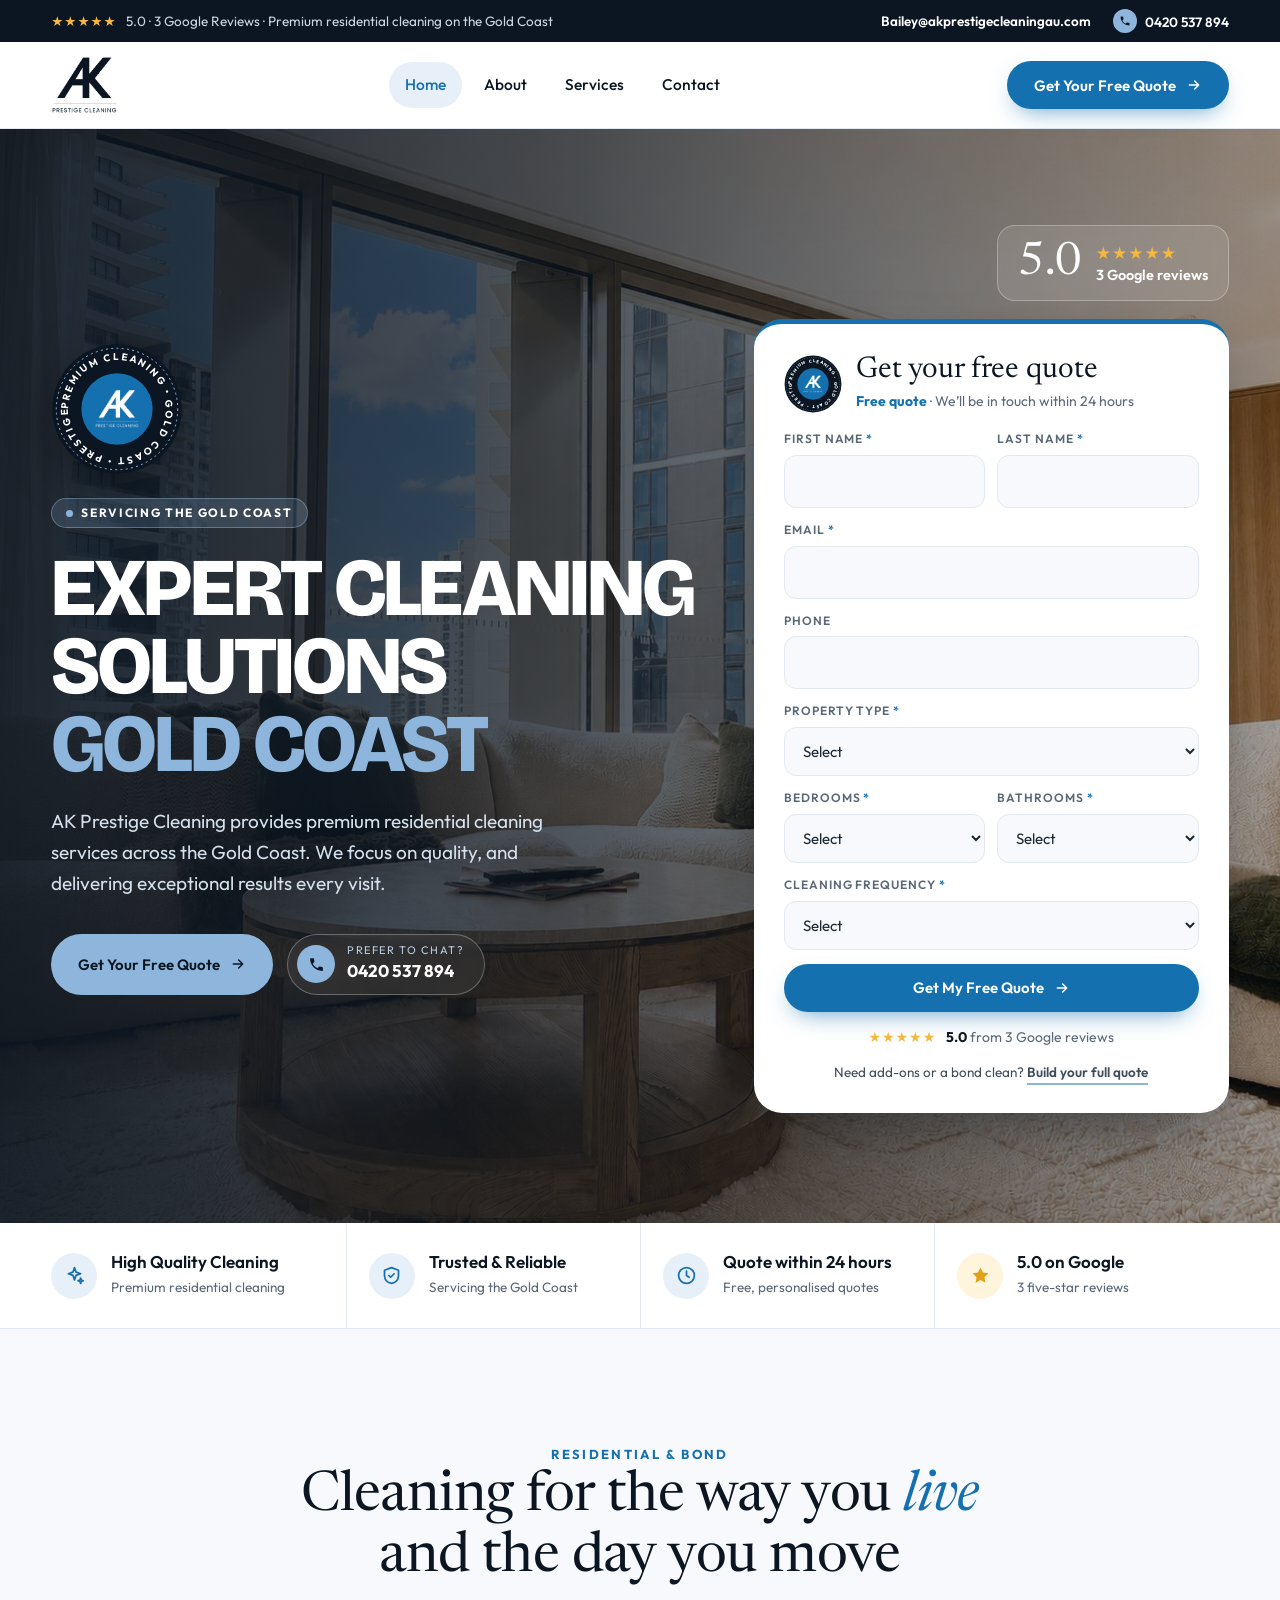
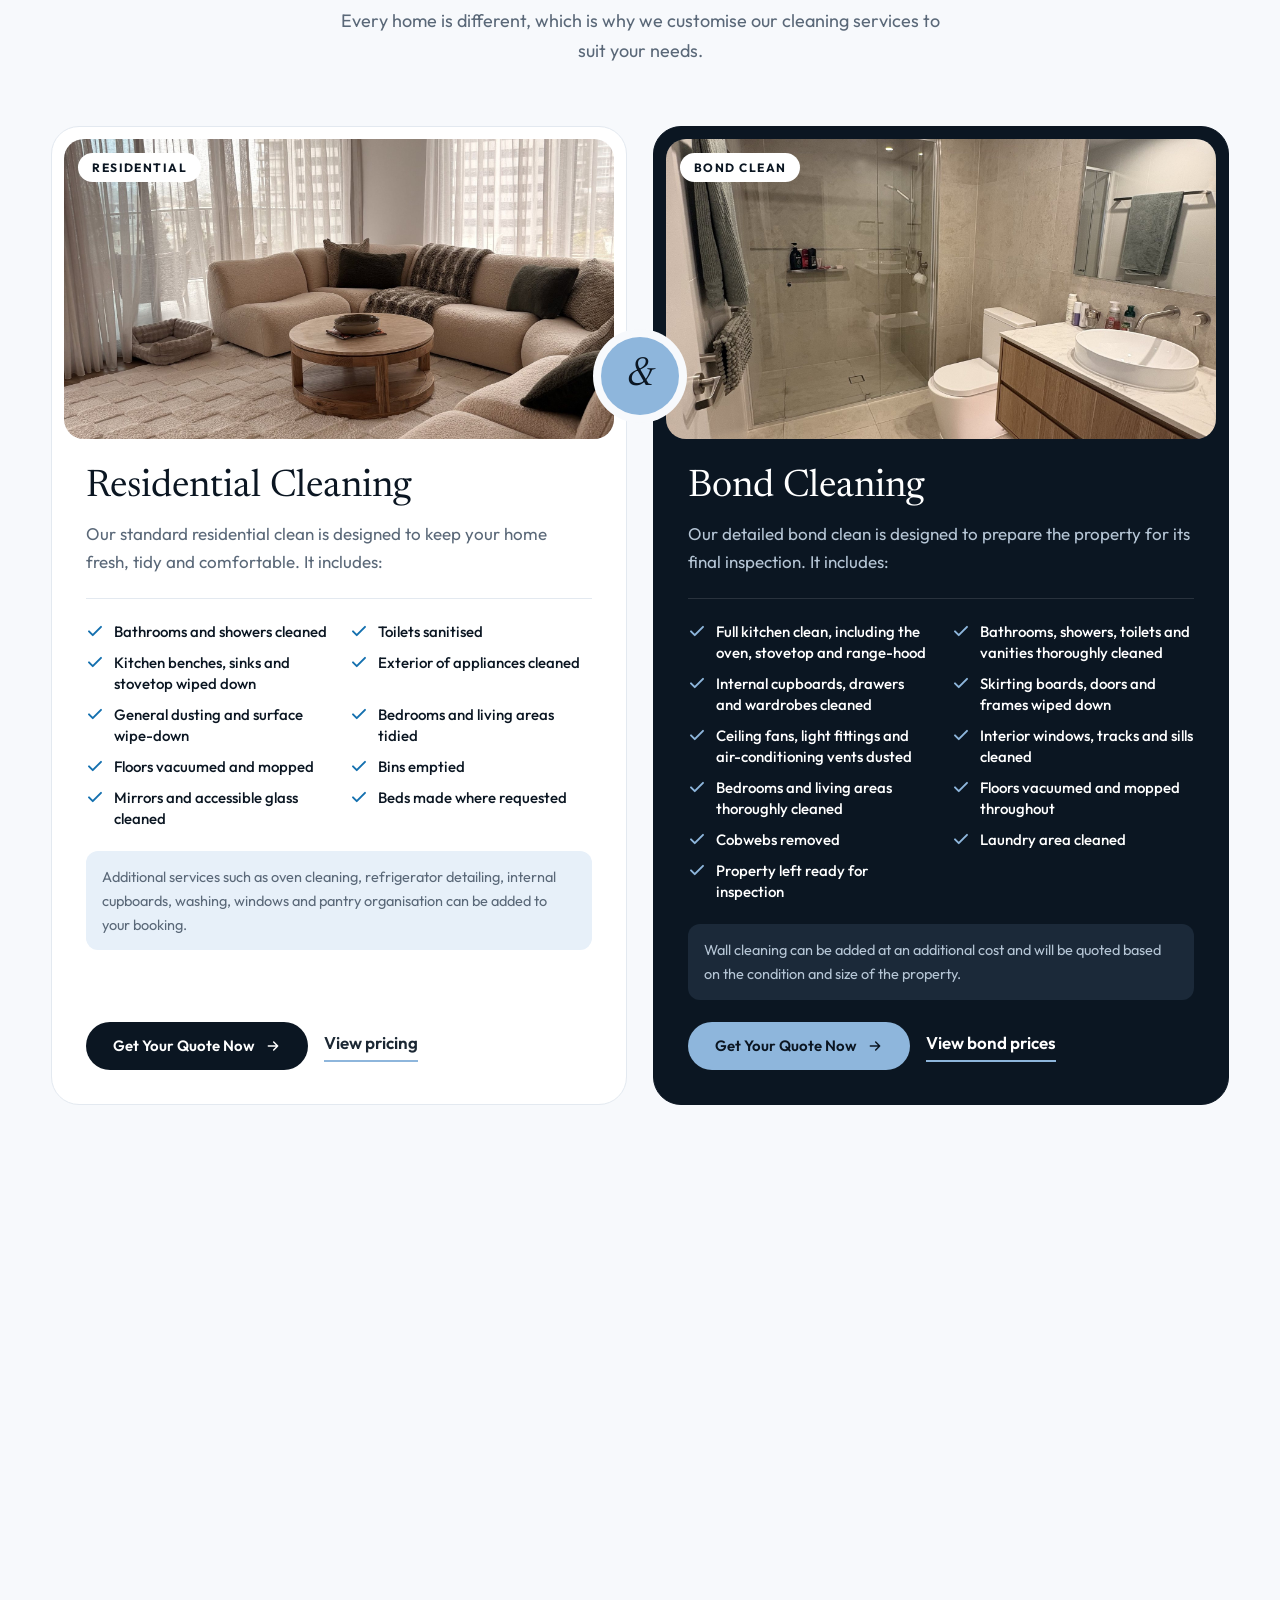
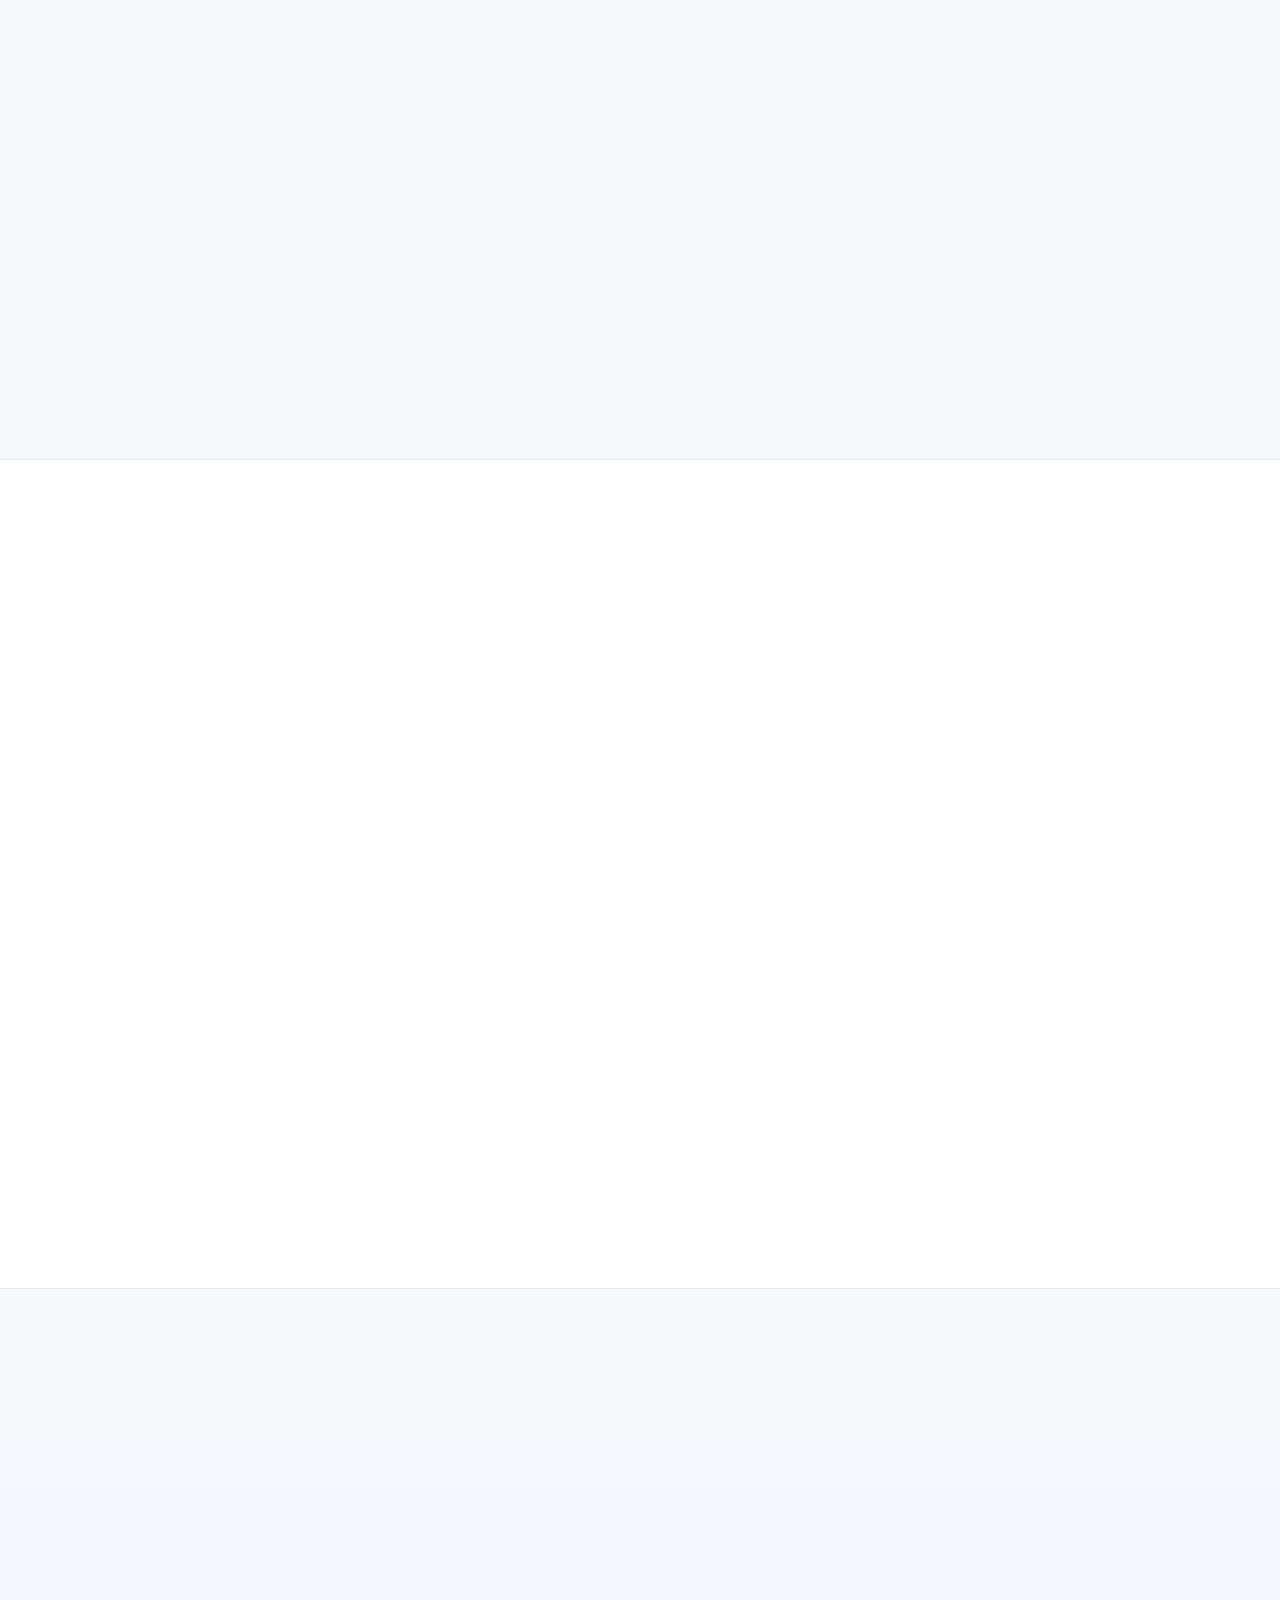
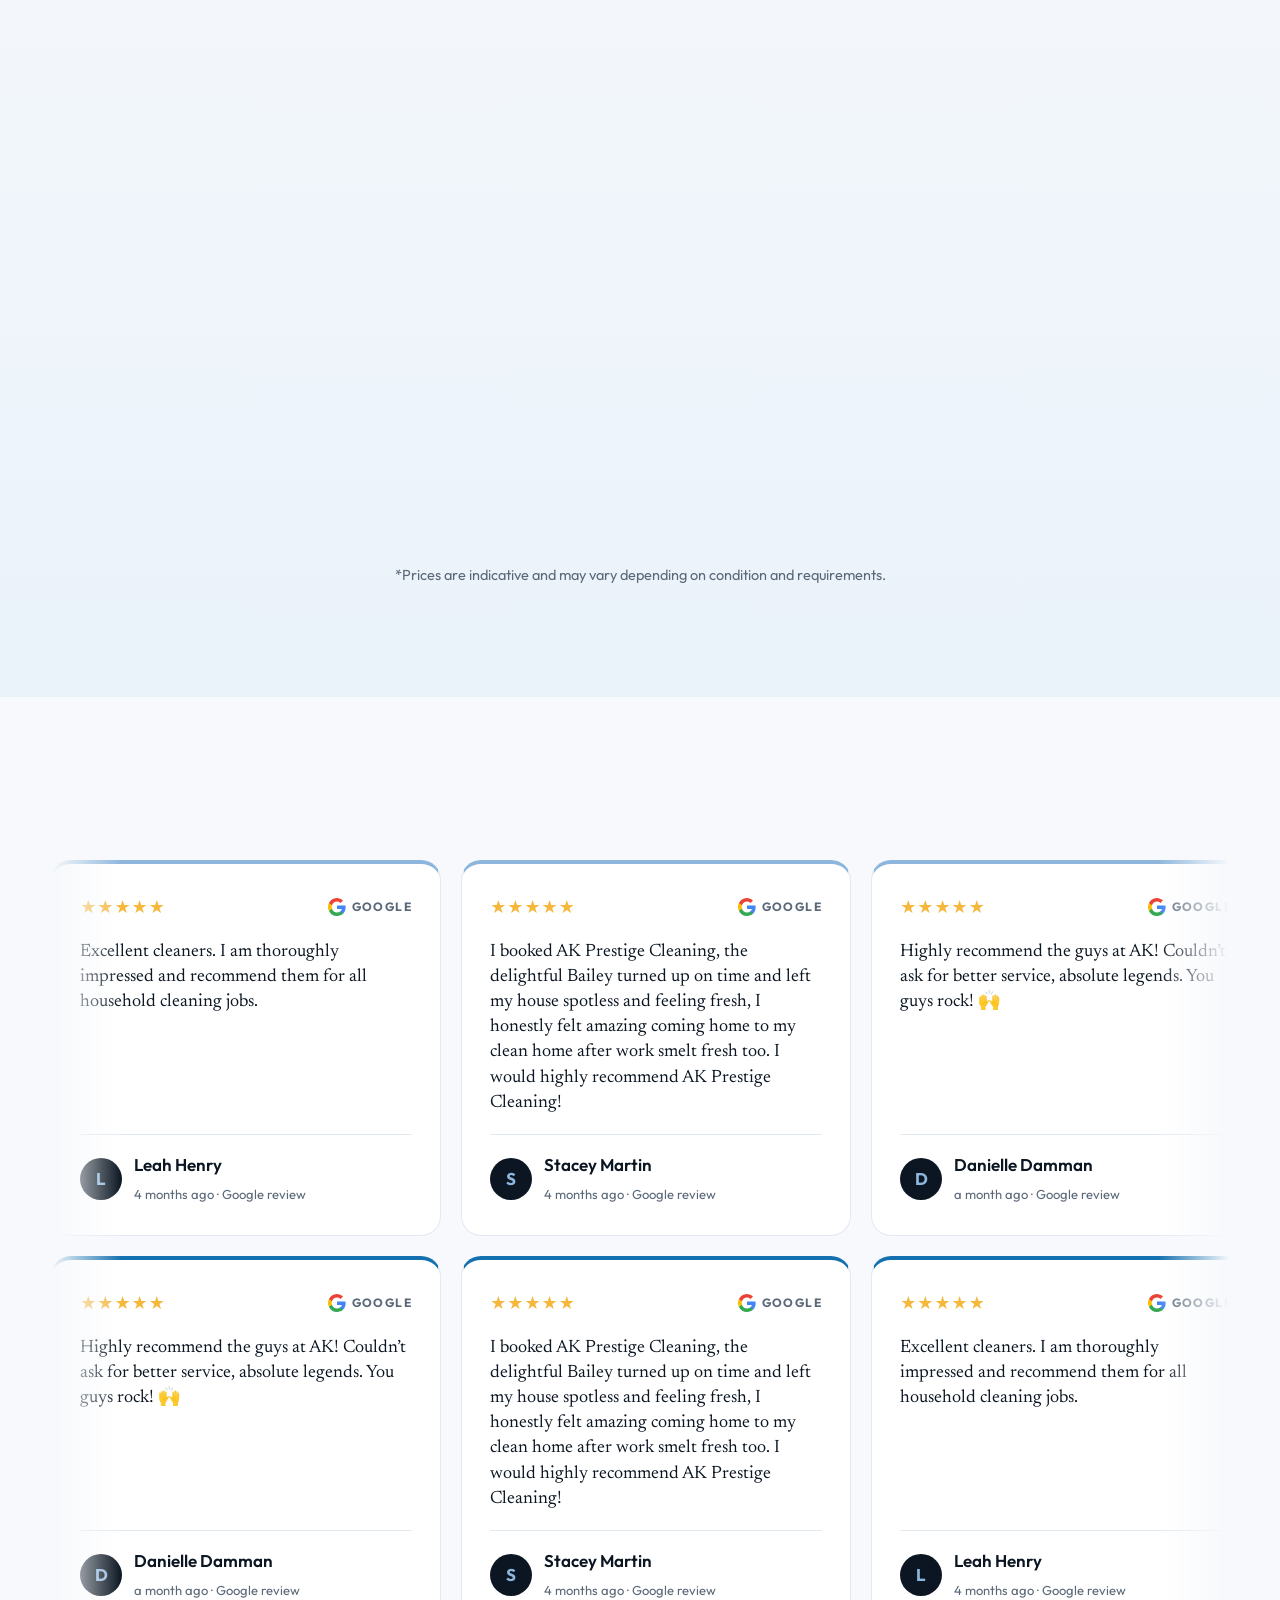
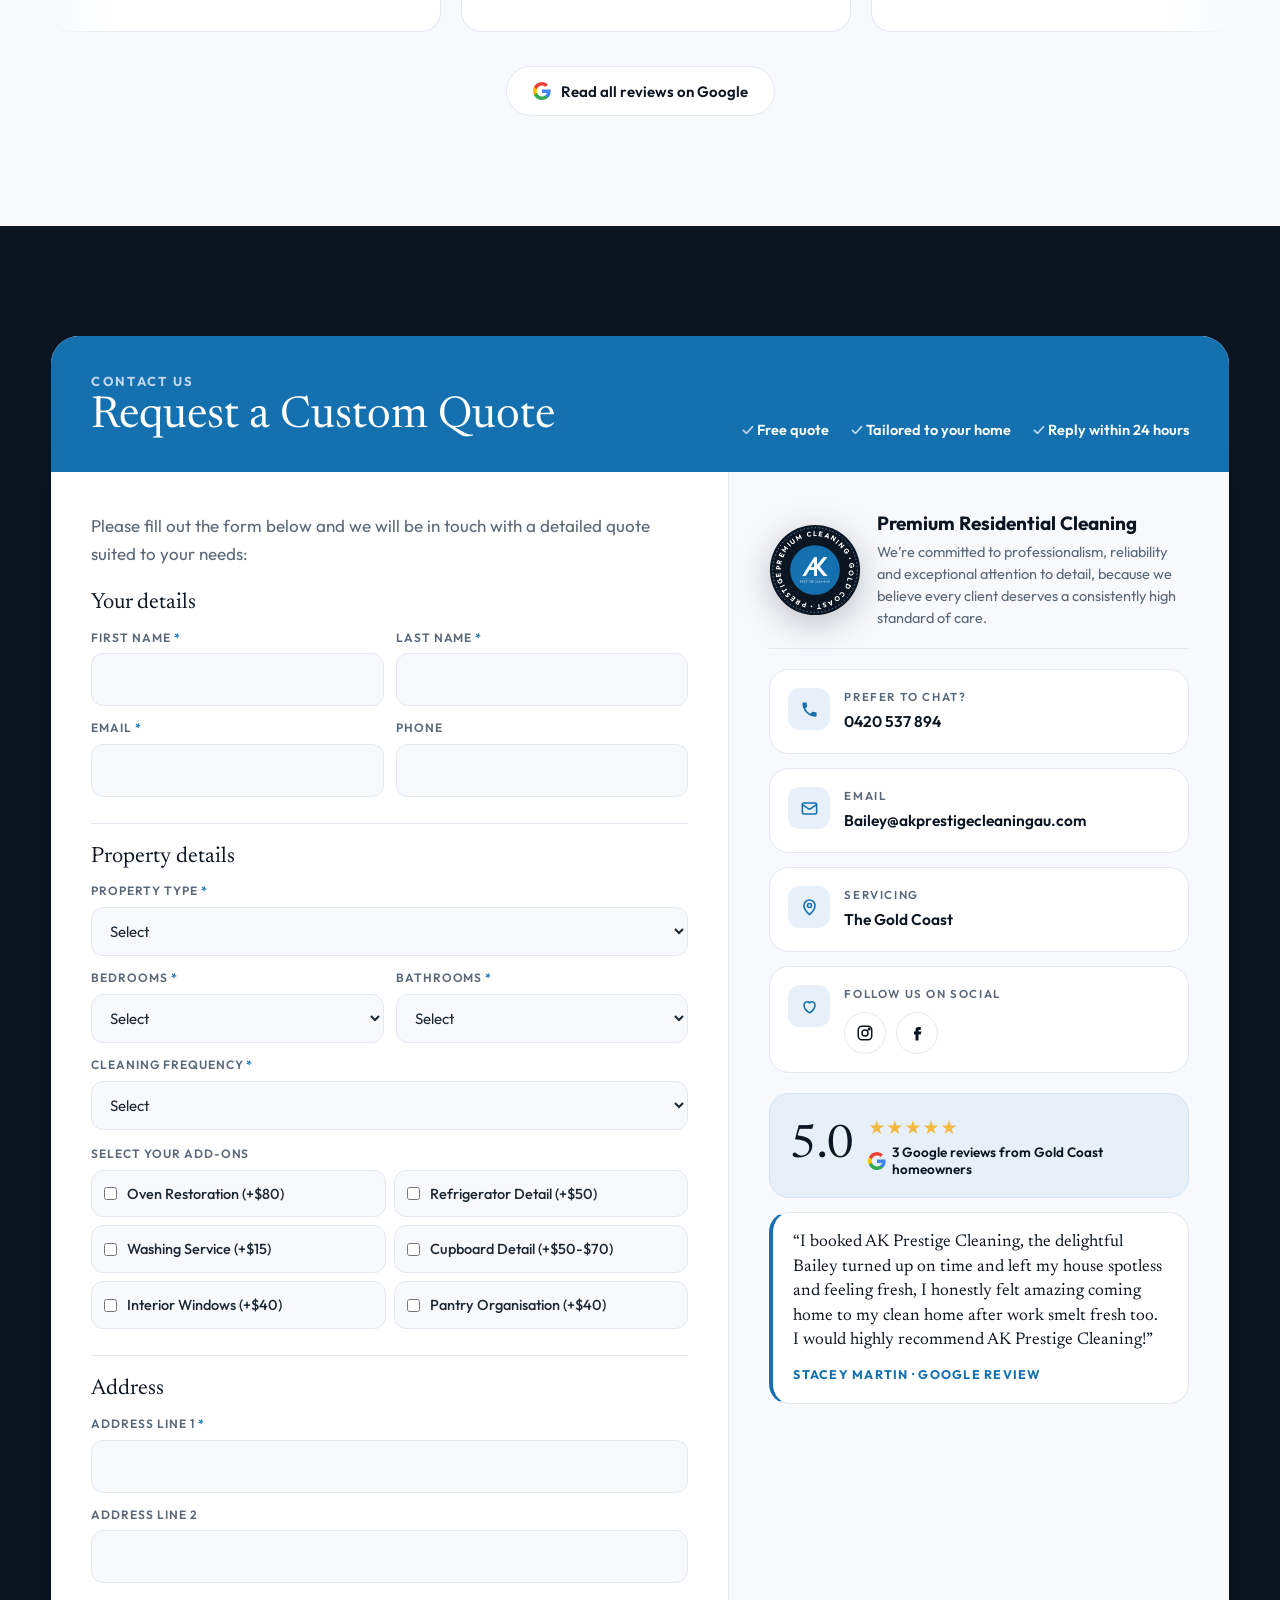
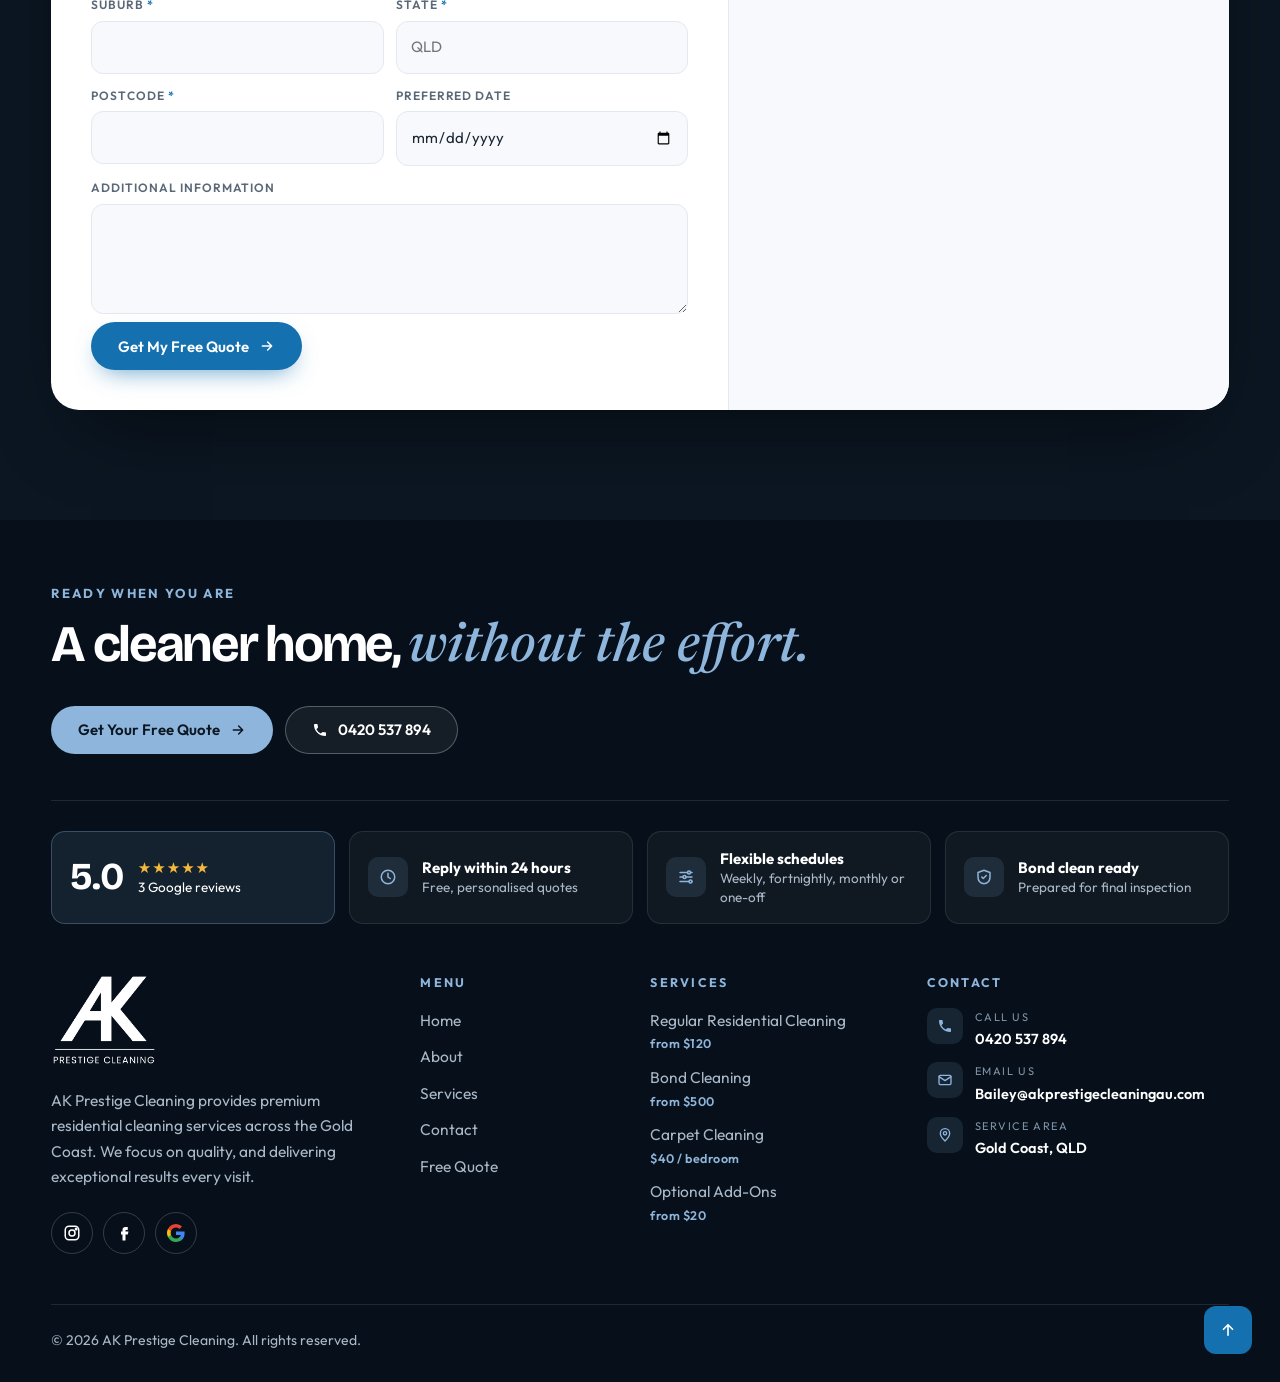
<file: index.html>
<!DOCTYPE html>
<html lang="en-AU"><head>
<meta charset="utf-8"><meta name="viewport" content="width=device-width,initial-scale=1">
<title>AK Prestige Cleaning | Expert Cleaning Solutions Gold Coast</title>
<meta name="description" content="Premium residential and bond cleaning across the Gold Coast. Transparent pricing from $120, optional add-ons and free quotes from AK Prestige Cleaning.">
<link rel="icon" href="images/favicon.png">
<meta property="og:title" content="AK Prestige Cleaning | Expert Cleaning Solutions Gold Coast"><meta property="og:description" content="Premium residential and bond cleaning across the Gold Coast. Transparent pricing from $120, optional add-ons and free quotes from AK Prestige Cleaning."><meta property="og:image" content="images/hero-lounge.jpg">
<link rel="preconnect" href="https://fonts.googleapis.com"><link rel="preconnect" href="https://fonts.gstatic.com" crossorigin>
<link href="https://fonts.googleapis.com/css2?family=Bricolage+Grotesque:opsz,wght@12..96,600;12..96,700;12..96,800&family=Newsreader:ital,opsz,wght@0,6..72,400;0,6..72,500;1,6..72,400&family=Outfit:wght@400;500;600;700&display=swap" rel="stylesheet">
<link rel="stylesheet" href="assets/css/style.css">
<script type="application/ld+json">{"@context":"https://schema.org","@type":"HouseCleaningService","name":"AK Prestige Cleaning","url":"https://www.akprestigecleaningau.com/","telephone":"0420537894","email":"Bailey@akprestigecleaningau.com","areaServed":"Gold Coast, QLD","image":"images/hero-lounge.jpg","sameAs":["https://www.instagram.com/ak.prestigecleaning/","https://www.facebook.com/profile.php?id=61590385779360"]}</script>
</head><body>
<div class="topbar"><div class="wrap">
  <a class="tb-l tb-stars" href="https://www.google.com/maps/search/AK+Prestige+Cleaning+Gold+Coast" target="_blank" rel="noopener"><span class="st">★★★★★</span> 5.0 &middot; 3 Google Reviews &middot; Premium residential cleaning on the Gold Coast</a>
  <div class="tb-r"><a href="mailto:Bailey@akprestigecleaningau.com" class="tb-l">Bailey@akprestigecleaningau.com</a><a href="tel:0420537894"><span class="ico"><svg viewBox="0 0 24 24" fill="currentColor"><path d="M6.6 10.8a15.1 15.1 0 0 0 6.6 6.6l2.2-2.2a1 1 0 0 1 1-.25 11.4 11.4 0 0 0 3.6.57 1 1 0 0 1 1 1V20a1 1 0 0 1-1 1A17 17 0 0 1 3 4a1 1 0 0 1 1-1h3.5a1 1 0 0 1 1 1c0 1.25.2 2.45.57 3.57a1 1 0 0 1-.25 1z"/></svg></span>0420 537 894</a></div>
</div></div>
<header class="site-header"><div class="wrap">
  <a href="index.html" class="brand" aria-label="AK Prestige Cleaning home"><img src="images/logo-dark.png" alt="AK Prestige Cleaning" width="67" height="58"></a>
  <nav class="nav" aria-label="Main"><a href="index.html" class="active">Home</a><a href="about.html">About</a><a href="services.html">Services</a><a href="contact.html">Contact</a></nav>
  <div class="head-cta">
    <a href="quote.html" class="btn btn-blue">Get Your Free Quote <svg viewBox="0 0 24 24" fill="none" stroke="currentColor" stroke-width="2.2" stroke-linecap="round" stroke-linejoin="round"><path d="M5 12h14M13 6l6 6-6 6"/></svg></a>
    <button class="burger" aria-label="Open menu"><span></span><span></span><span></span></button>
  </div>
</div></header>
<div class="mnav" aria-label="Mobile menu"><button class="close" aria-label="Close menu">&times;</button><a href="index.html">Home</a><a href="about.html">About</a><a href="services.html">Services</a><a href="contact.html">Contact</a>
  <a href="quote.html" class="btn btn-sky">Get Your Free Quote <svg viewBox="0 0 24 24" fill="none" stroke="currentColor" stroke-width="2.2" stroke-linecap="round" stroke-linejoin="round"><path d="M5 12h14M13 6l6 6-6 6"/></svg></a></div>

<section class="hero"><div class="bg"></div><div class="wrap">
  <div class="rv">
    <div class="seal hero-seal" aria-hidden="true"><svg viewBox="0 0 200 200" width="132" height="132">
  <defs><path id="sp" d="M100,100 m-74,0 a74,74 0 1,1 148,0 a74,74 0 1,1 -148,0"/></defs>
  <circle cx="100" cy="100" r="98" fill="#0B1622"/><circle cx="100" cy="100" r="92" fill="none" stroke="#8EB6DC" stroke-width="1.5" stroke-dasharray="3 5"/>
  <circle cx="100" cy="100" r="54" fill="#1470AF"/>
  <text font-family="Outfit,sans-serif" font-weight="700" font-size="15" letter-spacing="3.2" fill="#fff"><textPath href="#sp">PREMIUM CLEANING &#8226; GOLD COAST &#8226; PRESTIGE &#8226;</textPath></text>
  <image href="images/logo-white.png" x="66" y="70" width="68" height="59"/>
</svg></div>
    <span class="pill loc"><span class="dot"></span>Servicing the Gold Coast</span>
    <h1>Expert Cleaning Solutions <span>Gold Coast</span></h1>
    <p>AK Prestige Cleaning provides premium residential cleaning services across the Gold Coast. We focus on quality, and delivering exceptional results every visit.</p>
    <div class="ctas"><a href="quote.html" class="btn btn-sky">Get Your Free Quote <svg viewBox="0 0 24 24" fill="none" stroke="currentColor" stroke-width="2.2" stroke-linecap="round" stroke-linejoin="round"><path d="M5 12h14M13 6l6 6-6 6"/></svg></a>
      <a href="tel:0420537894" class="call-chip"><span class="ic"><svg viewBox="0 0 24 24" fill="currentColor"><path d="M6.6 10.8a15.1 15.1 0 0 0 6.6 6.6l2.2-2.2a1 1 0 0 1 1-.25 11.4 11.4 0 0 0 3.6.57 1 1 0 0 1 1 1V20a1 1 0 0 1-1 1A17 17 0 0 1 3 4a1 1 0 0 1 1-1h3.5a1 1 0 0 1 1 1c0 1.25.2 2.45.57 3.57a1 1 0 0 1-.25 1z"/></svg></span><span><small>Prefer to chat?</small><b>0420 537 894</b></span></a></div>
  </div>
  <div class="hero-right">
    <div class="glass-row rv">
      <a class="glass g" href="https://www.google.com/maps/search/AK+Prestige+Cleaning+Gold+Coast" target="_blank" rel="noopener"><b>5.0</b><span><em class="st">★★★★★</em>3 Google reviews</span></a>
    </div>
    <div class="qcard rv">
  <div class="qc-head"><div class="seal mini" aria-hidden="true"><svg viewBox="0 0 200 200" width="58" height="58">
  <defs><path id="sp" d="M100,100 m-74,0 a74,74 0 1,1 148,0 a74,74 0 1,1 -148,0"/></defs>
  <circle cx="100" cy="100" r="98" fill="#0B1622"/><circle cx="100" cy="100" r="92" fill="none" stroke="#8EB6DC" stroke-width="1.5" stroke-dasharray="3 5"/>
  <circle cx="100" cy="100" r="54" fill="#1470AF"/>
  <text font-family="Outfit,sans-serif" font-weight="700" font-size="15" letter-spacing="3.2" fill="#fff"><textPath href="#sp">PREMIUM CLEANING &#8226; GOLD COAST &#8226; PRESTIGE &#8226;</textPath></text>
  <image href="images/logo-white.png" x="66" y="70" width="68" height="59"/>
</svg></div><div><h3>Get your free quote</h3><p class="sub"><b>Free quote</b> &middot; We&rsquo;ll be in touch within 24 hours</p></div></div>
  <form class="quote-form"><div class="fgrid">
    <div class="field "><label>First Name <i>*</i></label><input type="text" name="First Name" placeholder="" required></div><div class="field "><label>Last Name <i>*</i></label><input type="text" name="Last Name" placeholder="" required></div>
    <div class="field full"><label>Email <i>*</i></label><input type="email" name="Email" placeholder="" required></div><div class="field full"><label>Phone</label><input type="tel" name="Phone" placeholder=""></div>
    <div class="field full"><label>Property Type <i>*</i></label><select name="Property Type" required><option value="">Select</option><option>Apartment</option><option>Townhouse</option><option>House</option><option>Other</option></select></div>
    <div class="field "><label>Bedrooms <i>*</i></label><select name="Bedrooms" required><option value="">Select</option><option>1</option><option>2</option><option>3</option><option>4</option><option>5+</option></select></div><div class="field "><label>Bathrooms <i>*</i></label><select name="Bathrooms" required><option value="">Select</option><option>1</option><option>2</option><option>3</option><option>4+</option></select></div>
    <div class="field full"><label>Cleaning Frequency <i>*</i></label><select name="Cleaning Frequency" required><option value="">Select</option><option>One-off Clean</option><option>Weekly</option><option>Fortnightly</option><option>Monthly</option><option>Bond Clean</option><option>Unsure</option></select></div>
  </div>
  <button class="btn btn-blue" type="submit">Get My Free Quote <svg viewBox="0 0 24 24" fill="none" stroke="currentColor" stroke-width="2.2" stroke-linecap="round" stroke-linejoin="round"><path d="M5 12h14M13 6l6 6-6 6"/></svg></button>
  <div class="form-ok">Thanks! Your email app should open with your details ready to send.</div>
  <div class="qc-trust"><span class="st">★★★★★</span><span><b>5.0</b> from 3 Google reviews</span></div>
  <p class="fnote">Need add-ons or a bond clean? <a class="link-u" href="quote.html">Build your full quote</a></p></form>
</div>
  </div>
</div></section>
<section class="trust-strip"><div class="wrap">
  <div class="ts"><span class="ic"><svg viewBox="0 0 24 24" fill="none" stroke="currentColor" stroke-width="2" stroke-linecap="round" stroke-linejoin="round"><path d="M12 3l1.8 5.2L19 10l-5.2 1.8L12 17l-1.8-5.2L5 10l5.2-1.8z"/><path d="M19 15l.8 2.2L22 18l-2.2.8L19 21l-.8-2.2L16 18l2.2-.8z"/></svg></span><div><b>High Quality Cleaning</b><small>Premium residential cleaning</small></div></div>
  <div class="ts"><span class="ic"><svg viewBox="0 0 24 24" fill="none" stroke="currentColor" stroke-width="2" stroke-linecap="round" stroke-linejoin="round"><path d="M12 3 4 6v6c0 5 3.4 8.4 8 9 4.6-.6 8-4 8-9V6z"/><path d="m9 12 2 2 4-4"/></svg></span><div><b>Trusted &amp; Reliable</b><small>Servicing the Gold Coast</small></div></div>
  <div class="ts"><span class="ic"><svg viewBox="0 0 24 24" fill="none" stroke="currentColor" stroke-width="2" stroke-linecap="round"><circle cx="12" cy="12" r="9"/><path d="M12 7v5l3 2"/></svg></span><div><b>Quote within 24 hours</b><small>Free, personalised quotes</small></div></div>
  <a class="ts" href="https://www.google.com/maps/search/AK+Prestige+Cleaning+Gold+Coast" target="_blank" rel="noopener"><span class="ic"><svg viewBox="0 0 24 24" fill="currentColor"><path d="m12 2.8 2.8 5.8 6.3.9-4.6 4.4 1.1 6.3L12 17.2l-5.6 3 1.1-6.3L2.9 9.5l6.3-.9z"/></svg></span><div><b>5.0 on Google</b><small>3 five-star reviews</small></div></a>
</div></section>

<section class="sec" id="services"><div class="wrap">
  <div class="split-head rv"><span class="eyebrow">Residential &amp; Bond</span>
    <h2 class="h-serif">Cleaning for the way you <em class="accent">live</em> and the day you move</h2>
    <p class="lead">Every home is different, which is why we customise our cleaning services to suit your needs.</p></div>
  <div class="split">
    <div class="amp" aria-hidden="true">&amp;</div>
    <article class="scard rv"><div class="img"><img src="images/about-1.jpg" alt="Freshly cleaned Gold Coast living room" loading="lazy"><span class="tag">Residential</span></div>
      <div class="body"><h3>Residential Cleaning</h3>
      <p>Our standard residential clean is designed to keep your home fresh, tidy and comfortable. It includes:</p>
      <ul class="checks"><li><svg viewBox="0 0 24 24" fill="none" stroke="currentColor" stroke-width="2.6" stroke-linecap="round" stroke-linejoin="round"><path d="m4 12.5 5 5L20 6.5"/></svg><span>Bathrooms and showers cleaned</span></li><li><svg viewBox="0 0 24 24" fill="none" stroke="currentColor" stroke-width="2.6" stroke-linecap="round" stroke-linejoin="round"><path d="m4 12.5 5 5L20 6.5"/></svg><span>Toilets sanitised</span></li><li><svg viewBox="0 0 24 24" fill="none" stroke="currentColor" stroke-width="2.6" stroke-linecap="round" stroke-linejoin="round"><path d="m4 12.5 5 5L20 6.5"/></svg><span>Kitchen benches, sinks and stovetop wiped down</span></li><li><svg viewBox="0 0 24 24" fill="none" stroke="currentColor" stroke-width="2.6" stroke-linecap="round" stroke-linejoin="round"><path d="m4 12.5 5 5L20 6.5"/></svg><span>Exterior of appliances cleaned</span></li><li><svg viewBox="0 0 24 24" fill="none" stroke="currentColor" stroke-width="2.6" stroke-linecap="round" stroke-linejoin="round"><path d="m4 12.5 5 5L20 6.5"/></svg><span>General dusting and surface wipe-down</span></li><li><svg viewBox="0 0 24 24" fill="none" stroke="currentColor" stroke-width="2.6" stroke-linecap="round" stroke-linejoin="round"><path d="m4 12.5 5 5L20 6.5"/></svg><span>Bedrooms and living areas tidied</span></li><li><svg viewBox="0 0 24 24" fill="none" stroke="currentColor" stroke-width="2.6" stroke-linecap="round" stroke-linejoin="round"><path d="m4 12.5 5 5L20 6.5"/></svg><span>Floors vacuumed and mopped</span></li><li><svg viewBox="0 0 24 24" fill="none" stroke="currentColor" stroke-width="2.6" stroke-linecap="round" stroke-linejoin="round"><path d="m4 12.5 5 5L20 6.5"/></svg><span>Bins emptied</span></li><li><svg viewBox="0 0 24 24" fill="none" stroke="currentColor" stroke-width="2.6" stroke-linecap="round" stroke-linejoin="round"><path d="m4 12.5 5 5L20 6.5"/></svg><span>Mirrors and accessible glass cleaned</span></li><li><svg viewBox="0 0 24 24" fill="none" stroke="currentColor" stroke-width="2.6" stroke-linecap="round" stroke-linejoin="round"><path d="m4 12.5 5 5L20 6.5"/></svg><span>Beds made where requested</span></li></ul>
      <p class="note">Additional services such as oven cleaning, refrigerator detailing, internal cupboards, washing, windows and pantry organisation can be added to your booking.</p>
      <div class="acts"><a href="quote.html" class="btn btn-ink">Get Your Quote Now <svg viewBox="0 0 24 24" fill="none" stroke="currentColor" stroke-width="2.2" stroke-linecap="round" stroke-linejoin="round"><path d="M5 12h14M13 6l6 6-6 6"/></svg></a><a href="services.html#residential" class="link-u">View pricing</a></div></div></article>
    <article class="scard dark rv"><div class="img"><img src="images/about-2.jpg" alt="Spotless bathroom after a bond clean" loading="lazy"><span class="tag">Bond Clean</span></div>
      <div class="body"><h3>Bond Cleaning</h3>
      <p>Our detailed bond clean is designed to prepare the property for its final inspection. It includes:</p>
      <ul class="checks"><li><svg viewBox="0 0 24 24" fill="none" stroke="currentColor" stroke-width="2.6" stroke-linecap="round" stroke-linejoin="round"><path d="m4 12.5 5 5L20 6.5"/></svg><span>Full kitchen clean, including the oven, stovetop and range-hood</span></li><li><svg viewBox="0 0 24 24" fill="none" stroke="currentColor" stroke-width="2.6" stroke-linecap="round" stroke-linejoin="round"><path d="m4 12.5 5 5L20 6.5"/></svg><span>Bathrooms, showers, toilets and vanities thoroughly cleaned</span></li><li><svg viewBox="0 0 24 24" fill="none" stroke="currentColor" stroke-width="2.6" stroke-linecap="round" stroke-linejoin="round"><path d="m4 12.5 5 5L20 6.5"/></svg><span>Internal cupboards, drawers and wardrobes cleaned</span></li><li><svg viewBox="0 0 24 24" fill="none" stroke="currentColor" stroke-width="2.6" stroke-linecap="round" stroke-linejoin="round"><path d="m4 12.5 5 5L20 6.5"/></svg><span>Skirting boards, doors and frames wiped down</span></li><li><svg viewBox="0 0 24 24" fill="none" stroke="currentColor" stroke-width="2.6" stroke-linecap="round" stroke-linejoin="round"><path d="m4 12.5 5 5L20 6.5"/></svg><span>Ceiling fans, light fittings and air-conditioning vents dusted</span></li><li><svg viewBox="0 0 24 24" fill="none" stroke="currentColor" stroke-width="2.6" stroke-linecap="round" stroke-linejoin="round"><path d="m4 12.5 5 5L20 6.5"/></svg><span>Interior windows, tracks and sills cleaned</span></li><li><svg viewBox="0 0 24 24" fill="none" stroke="currentColor" stroke-width="2.6" stroke-linecap="round" stroke-linejoin="round"><path d="m4 12.5 5 5L20 6.5"/></svg><span>Bedrooms and living areas thoroughly cleaned</span></li><li><svg viewBox="0 0 24 24" fill="none" stroke="currentColor" stroke-width="2.6" stroke-linecap="round" stroke-linejoin="round"><path d="m4 12.5 5 5L20 6.5"/></svg><span>Floors vacuumed and mopped throughout</span></li><li><svg viewBox="0 0 24 24" fill="none" stroke="currentColor" stroke-width="2.6" stroke-linecap="round" stroke-linejoin="round"><path d="m4 12.5 5 5L20 6.5"/></svg><span>Cobwebs removed</span></li><li><svg viewBox="0 0 24 24" fill="none" stroke="currentColor" stroke-width="2.6" stroke-linecap="round" stroke-linejoin="round"><path d="m4 12.5 5 5L20 6.5"/></svg><span>Laundry area cleaned</span></li><li><svg viewBox="0 0 24 24" fill="none" stroke="currentColor" stroke-width="2.6" stroke-linecap="round" stroke-linejoin="round"><path d="m4 12.5 5 5L20 6.5"/></svg><span>Property left ready for inspection</span></li></ul>
      <p class="note">Wall cleaning can be added at an additional cost and will be quoted based on the condition and size of the property.</p>
      <div class="acts"><a href="quote.html" class="btn btn-sky">Get Your Quote Now <svg viewBox="0 0 24 24" fill="none" stroke="currentColor" stroke-width="2.2" stroke-linecap="round" stroke-linejoin="round"><path d="M5 12h14M13 6l6 6-6 6"/></svg></a><a href="services.html#bond" class="link-u">View bond prices</a></div></div></article>
  </div>
</div></section>

<section class="why"><div class="wrap"><div class="panel-dark rv">
  <div class="why-top"><h2 class="h-display">Why Choose <span>AK Prestige Cleaning</span></h2>
    <div><p>AK Prestige Cleaning provides premium residential cleaning services across the Gold Coast. We focus on quality, and delivering exceptional results every visit.</p>
    <a href="quote.html" class="btn btn-sky" style="margin-top:22px">Get Your Free Quote <svg viewBox="0 0 24 24" fill="none" stroke="currentColor" stroke-width="2.2" stroke-linecap="round" stroke-linejoin="round"><path d="M5 12h14M13 6l6 6-6 6"/></svg></a></div></div>
  <div class="why-grid">
    <div class="wcard"><div class="ic"><svg viewBox="0 0 24 24" fill="none" stroke="currentColor" stroke-width="2" stroke-linecap="round" stroke-linejoin="round"><path d="M12 3l1.8 5.2L19 10l-5.2 1.8L12 17l-1.8-5.2L5 10l5.2-1.8z"/><path d="M19 15l.8 2.2L22 18l-2.2.8L19 21l-.8-2.2L16 18l2.2-.8z"/></svg></div><span class="num">01</span><h3>High Quality Cleaning</h3></div>
    <div class="wcard"><div class="ic"><svg viewBox="0 0 24 24" fill="none" stroke="currentColor" stroke-width="2" stroke-linecap="round" stroke-linejoin="round"><path d="M12 3 4 6v6c0 5 3.4 8.4 8 9 4.6-.6 8-4 8-9V6z"/><path d="m9 12 2 2 4-4"/></svg></div><span class="num">02</span><h3>Trusted &amp; Reliable</h3></div>
    <div class="wcard"><div class="ic"><svg viewBox="0 0 24 24" fill="none" stroke="currentColor" stroke-width="2" stroke-linecap="round" stroke-linejoin="round"><circle cx="11" cy="11" r="6.5"/><path d="m20 20-4.2-4.2"/></svg></div><span class="num">03</span><h3>Attention to Detail</h3></div>
    <div class="wcard"><div class="ic"><svg viewBox="0 0 24 24" fill="none" stroke="currentColor" stroke-width="2" stroke-linecap="round" stroke-linejoin="round"><path d="M12 20s-7-4.4-7-10a4 4 0 0 1 7-2.6A4 4 0 0 1 19 10c0 5.6-7 10-7 10z"/></svg></div><span class="num">04</span><h3>Customer Focused Service</h3></div>
  </div>
</div></div></section>

<section class="sec bas"><div class="wrap">
  <div class="rv"><span class="eyebrow">Before &amp; After</span><h2 class="ba-title">See our Amazing Results!</h2></div>
  <div class="ba-grid three"><article class="bacard rv"><div class="bapair">
  <figure><img src="images/before.jpg" alt="Balcony Glass before cleaning" loading="lazy"><figcaption>Before</figcaption></figure>
  <figure><img src="images/after.jpg" alt="Balcony Glass after cleaning" loading="lazy"><figcaption class="af">After</figcaption></figure></div>
  <div class="bainfo"><span class="baok"><svg viewBox="0 0 24 24" fill="none" stroke="currentColor" stroke-width="2.6" stroke-linecap="round" stroke-linejoin="round"><path d="m4 12.5 5 5L20 6.5"/></svg></span><div><h3>Balcony Glass</h3><p>Streak-free glass, frames and tracks</p></div></div></article><article class="bacard rv"><div class="bapair">
  <figure><img src="images/ba-2-before.jpg" alt="Living Room Refresh before cleaning" loading="lazy"><figcaption>Before</figcaption></figure>
  <figure><img src="images/ba-2-after.jpg" alt="Living Room Refresh after cleaning" loading="lazy"><figcaption class="af">After</figcaption></figure></div>
  <div class="bainfo"><span class="baok"><svg viewBox="0 0 24 24" fill="none" stroke="currentColor" stroke-width="2.6" stroke-linecap="round" stroke-linejoin="round"><path d="m4 12.5 5 5L20 6.5"/></svg></span><div><h3>Living Room Refresh</h3><p>Dusted, wiped and floors done</p></div></div></article><article class="bacard rv"><div class="bapair">
  <figure><img src="images/ba-3-before.jpg" alt="Bedroom &amp; Upholstery before cleaning" loading="lazy"><figcaption>Before</figcaption></figure>
  <figure><img src="images/ba-3-after.jpg" alt="Bedroom &amp; Upholstery after cleaning" loading="lazy"><figcaption class="af">After</figcaption></figure></div>
  <div class="bainfo"><span class="baok"><svg viewBox="0 0 24 24" fill="none" stroke="currentColor" stroke-width="2.6" stroke-linecap="round" stroke-linejoin="round"><path d="m4 12.5 5 5L20 6.5"/></svg></span><div><h3>Bedroom &amp; Upholstery</h3><p>Vacuumed, fresh and made up</p></div></div></article>
  </div>
  <div class="ba-foot rv"><p>Want results like these in your home?</p><a href="quote.html" class="btn btn-blue">Get Your Free Quote <svg viewBox="0 0 24 24" fill="none" stroke="currentColor" stroke-width="2.2" stroke-linecap="round" stroke-linejoin="round"><path d="M5 12h14M13 6l6 6-6 6"/></svg></a></div>
</div></section>

<section class="sec pricing2" id="pricing"><div class="wrap">
  <div class="p2-head rv">
    <div><span class="eyebrow">Price list</span><h2 class="h-serif">Residential Cleaning <em class="accent">Price List</em></h2></div>
    <div class="p2-toggle" role="tablist" aria-label="Clean type"><button class="on" data-mode="res">Regular Clean</button><button data-mode="bond">Bond Clean</button><span class="pill-bg"></span></div>
  </div>
  <div class="p2-grid"><article class="p2card rv"><div class="p2-ic"><span><i><svg viewBox="0 0 24 24" fill="none" stroke="currentColor" stroke-width="2" stroke-linecap="round" stroke-linejoin="round"><path d="M3 18V6M3 13h18v5M21 13a3 3 0 0 0-3-3h-7v3M7 10.5h.01"/></svg></i></span><span><i><svg viewBox="0 0 24 24" fill="none" stroke="currentColor" stroke-width="2" stroke-linecap="round" stroke-linejoin="round"><path d="M3 12h18v2a5 5 0 0 1-5 5H8a5 5 0 0 1-5-5zM6 12V5a2 2 0 0 1 3.6-1.2M7 19l-1 2M17 19l1 2"/></svg></i></span></div>
  <h3>1 Bed / 1 Bath</h3><span class="p2-from">From</span><div class="p2-amt" data-res="$120" data-bond="$500">$120</div>
  <a href="quote.html" class="p2-cta">Get a quote <svg viewBox="0 0 24 24" fill="none" stroke="currentColor" stroke-width="2.2" stroke-linecap="round" stroke-linejoin="round"><path d="M5 12h14M13 6l6 6-6 6"/></svg></a></article><article class="p2card rv"><div class="p2-ic"><span><i><svg viewBox="0 0 24 24" fill="none" stroke="currentColor" stroke-width="2" stroke-linecap="round" stroke-linejoin="round"><path d="M3 18V6M3 13h18v5M21 13a3 3 0 0 0-3-3h-7v3M7 10.5h.01"/></svg></i><i><svg viewBox="0 0 24 24" fill="none" stroke="currentColor" stroke-width="2" stroke-linecap="round" stroke-linejoin="round"><path d="M3 18V6M3 13h18v5M21 13a3 3 0 0 0-3-3h-7v3M7 10.5h.01"/></svg></i></span><span><i><svg viewBox="0 0 24 24" fill="none" stroke="currentColor" stroke-width="2" stroke-linecap="round" stroke-linejoin="round"><path d="M3 12h18v2a5 5 0 0 1-5 5H8a5 5 0 0 1-5-5zM6 12V5a2 2 0 0 1 3.6-1.2M7 19l-1 2M17 19l1 2"/></svg></i><i><svg viewBox="0 0 24 24" fill="none" stroke="currentColor" stroke-width="2" stroke-linecap="round" stroke-linejoin="round"><path d="M3 12h18v2a5 5 0 0 1-5 5H8a5 5 0 0 1-5-5zM6 12V5a2 2 0 0 1 3.6-1.2M7 19l-1 2M17 19l1 2"/></svg></i></span></div>
  <h3>2 Bed / 2 Bath</h3><span class="p2-from">From</span><div class="p2-amt" data-res="$150" data-bond="$600">$150</div>
  <a href="quote.html" class="p2-cta">Get a quote <svg viewBox="0 0 24 24" fill="none" stroke="currentColor" stroke-width="2.2" stroke-linecap="round" stroke-linejoin="round"><path d="M5 12h14M13 6l6 6-6 6"/></svg></a></article><article class="p2card rv"><div class="p2-ic"><span><i><svg viewBox="0 0 24 24" fill="none" stroke="currentColor" stroke-width="2" stroke-linecap="round" stroke-linejoin="round"><path d="M3 18V6M3 13h18v5M21 13a3 3 0 0 0-3-3h-7v3M7 10.5h.01"/></svg></i><i><svg viewBox="0 0 24 24" fill="none" stroke="currentColor" stroke-width="2" stroke-linecap="round" stroke-linejoin="round"><path d="M3 18V6M3 13h18v5M21 13a3 3 0 0 0-3-3h-7v3M7 10.5h.01"/></svg></i><i><svg viewBox="0 0 24 24" fill="none" stroke="currentColor" stroke-width="2" stroke-linecap="round" stroke-linejoin="round"><path d="M3 18V6M3 13h18v5M21 13a3 3 0 0 0-3-3h-7v3M7 10.5h.01"/></svg></i></span><span><i><svg viewBox="0 0 24 24" fill="none" stroke="currentColor" stroke-width="2" stroke-linecap="round" stroke-linejoin="round"><path d="M3 12h18v2a5 5 0 0 1-5 5H8a5 5 0 0 1-5-5zM6 12V5a2 2 0 0 1 3.6-1.2M7 19l-1 2M17 19l1 2"/></svg></i><i><svg viewBox="0 0 24 24" fill="none" stroke="currentColor" stroke-width="2" stroke-linecap="round" stroke-linejoin="round"><path d="M3 12h18v2a5 5 0 0 1-5 5H8a5 5 0 0 1-5-5zM6 12V5a2 2 0 0 1 3.6-1.2M7 19l-1 2M17 19l1 2"/></svg></i></span></div>
  <h3>3 Bed / Up to 2 Bath</h3><span class="p2-from">From</span><div class="p2-amt" data-res="$170" data-bond="$700">$170</div>
  <a href="quote.html" class="p2-cta">Get a quote <svg viewBox="0 0 24 24" fill="none" stroke="currentColor" stroke-width="2.2" stroke-linecap="round" stroke-linejoin="round"><path d="M5 12h14M13 6l6 6-6 6"/></svg></a></article><article class="p2card rv"><div class="p2-ic"><span><i><svg viewBox="0 0 24 24" fill="none" stroke="currentColor" stroke-width="2" stroke-linecap="round" stroke-linejoin="round"><path d="M3 18V6M3 13h18v5M21 13a3 3 0 0 0-3-3h-7v3M7 10.5h.01"/></svg></i><i><svg viewBox="0 0 24 24" fill="none" stroke="currentColor" stroke-width="2" stroke-linecap="round" stroke-linejoin="round"><path d="M3 18V6M3 13h18v5M21 13a3 3 0 0 0-3-3h-7v3M7 10.5h.01"/></svg></i><i><svg viewBox="0 0 24 24" fill="none" stroke="currentColor" stroke-width="2" stroke-linecap="round" stroke-linejoin="round"><path d="M3 18V6M3 13h18v5M21 13a3 3 0 0 0-3-3h-7v3M7 10.5h.01"/></svg></i><i><svg viewBox="0 0 24 24" fill="none" stroke="currentColor" stroke-width="2" stroke-linecap="round" stroke-linejoin="round"><path d="M3 18V6M3 13h18v5M21 13a3 3 0 0 0-3-3h-7v3M7 10.5h.01"/></svg></i></span><span><i><svg viewBox="0 0 24 24" fill="none" stroke="currentColor" stroke-width="2" stroke-linecap="round" stroke-linejoin="round"><path d="M3 12h18v2a5 5 0 0 1-5 5H8a5 5 0 0 1-5-5zM6 12V5a2 2 0 0 1 3.6-1.2M7 19l-1 2M17 19l1 2"/></svg></i><i><svg viewBox="0 0 24 24" fill="none" stroke="currentColor" stroke-width="2" stroke-linecap="round" stroke-linejoin="round"><path d="M3 12h18v2a5 5 0 0 1-5 5H8a5 5 0 0 1-5-5zM6 12V5a2 2 0 0 1 3.6-1.2M7 19l-1 2M17 19l1 2"/></svg></i></span></div>
  <h3>4 Bed / Up to 2 Bath</h3><span class="p2-from">From</span><div class="p2-amt" data-res="$220" data-bond="$750">$220</div>
  <a href="quote.html" class="p2-cta">Get a quote <svg viewBox="0 0 24 24" fill="none" stroke="currentColor" stroke-width="2.2" stroke-linecap="round" stroke-linejoin="round"><path d="M5 12h14M13 6l6 6-6 6"/></svg></a></article></div>
  <div class="p2-extra rv"><span><svg viewBox="0 0 24 24" fill="none" stroke="currentColor" stroke-width="2" stroke-linecap="round" stroke-linejoin="round"><path d="M3 12h18v2a5 5 0 0 1-5 5H8a5 5 0 0 1-5-5zM6 12V5a2 2 0 0 1 3.6-1.2M7 19l-1 2M17 19l1 2"/></svg> Additional Bathrooms</span><b data-res="+$35 each" data-bond="$80 each">+$35 each</b><a href="quote.html" class="btn btn-blue">Build Your Quote <svg viewBox="0 0 24 24" fill="none" stroke="currentColor" stroke-width="2.2" stroke-linecap="round" stroke-linejoin="round"><path d="M5 12h14M13 6l6 6-6 6"/></svg></a></div>
  <div class="p2-add rv"><h3>Optional Add-ons</h3><div class="tickets"><div class="ticket"><span>Linen Service (Per Load)</span><b>$20</b></div><div class="ticket"><span>Oven Restoration</span><b>from $80</b></div><div class="ticket"><span>Refrigerator Detail</span><b>from $50</b></div><div class="ticket"><span>Cupboard Detail</span><b>from $50</b></div><div class="ticket"><span>Inside Windows</span><b>from $40</b></div><div class="ticket"><span>Balcony Cleans</span><b>from $40</b></div><div class="ticket"><span>Bed Linen Change</span><b>$50&ndash;$70</b></div></div></div>
  <p class="disclaim" style="text-align:center;margin-top:22px">*Prices are indicative and may vary depending on condition and requirements.</p>
</div></section>

<section class="sec reviews" id="reviews"><div class="wrap">
  <div class="rev-head rv"><div><span class="eyebrow">Testimonials</span><h2 class="h-serif">What Gold Coast <em class="accent">homeowners</em> say</h2></div>
    <a class="gsum" href="https://www.google.com/maps/search/AK+Prestige+Cleaning+Gold+Coast" target="_blank" rel="noopener"><b>5.0</b><span><span class="st">★★★★★</span><small><svg viewBox="0 0 24 24" width="18" height="18"><path fill="#4285F4" d="M23.5 12.3c0-.8-.1-1.6-.2-2.3H12v4.5h6.5a5.6 5.6 0 0 1-2.4 3.6v3h3.9c2.2-2.1 3.5-5.1 3.5-8.8z"/><path fill="#34A853" d="M12 24c3.2 0 6-1.1 8-2.9l-3.9-3c-1.1.7-2.5 1.2-4.1 1.2-3.1 0-5.8-2.1-6.7-5H1.3v3.1A12 12 0 0 0 12 24z"/><path fill="#FBBC05" d="M5.3 14.3a7.2 7.2 0 0 1 0-4.6V6.6H1.3a12 12 0 0 0 0 10.8z"/><path fill="#EA4335" d="M12 4.8c1.8 0 3.3.6 4.6 1.8l3.4-3.4A12 12 0 0 0 1.3 6.6l4 3.1c.9-2.9 3.6-4.9 6.7-4.9z"/></svg> 3 Google reviews</small></span></a></div>
  <div class="marq" aria-label="Google reviews">
    <div class="mrow"><div class="mtrack"><article class="rcard"><div class="rc-top"><span class="st">★★★★★</span><span class="rc-g"><svg viewBox="0 0 24 24" width="18" height="18"><path fill="#4285F4" d="M23.5 12.3c0-.8-.1-1.6-.2-2.3H12v4.5h6.5a5.6 5.6 0 0 1-2.4 3.6v3h3.9c2.2-2.1 3.5-5.1 3.5-8.8z"/><path fill="#34A853" d="M12 24c3.2 0 6-1.1 8-2.9l-3.9-3c-1.1.7-2.5 1.2-4.1 1.2-3.1 0-5.8-2.1-6.7-5H1.3v3.1A12 12 0 0 0 12 24z"/><path fill="#FBBC05" d="M5.3 14.3a7.2 7.2 0 0 1 0-4.6V6.6H1.3a12 12 0 0 0 0 10.8z"/><path fill="#EA4335" d="M12 4.8c1.8 0 3.3.6 4.6 1.8l3.4-3.4A12 12 0 0 0 1.3 6.6l4 3.1c.9-2.9 3.6-4.9 6.7-4.9z"/></svg> Google</span></div>
<p>Excellent cleaners. I am thoroughly impressed and recommend them for all household cleaning jobs.</p><div class="rc-who"><span class="rc-av">L</span><div><b>Leah Henry</b><small>4 months ago &middot; Google review</small></div></div></article><article class="rcard"><div class="rc-top"><span class="st">★★★★★</span><span class="rc-g"><svg viewBox="0 0 24 24" width="18" height="18"><path fill="#4285F4" d="M23.5 12.3c0-.8-.1-1.6-.2-2.3H12v4.5h6.5a5.6 5.6 0 0 1-2.4 3.6v3h3.9c2.2-2.1 3.5-5.1 3.5-8.8z"/><path fill="#34A853" d="M12 24c3.2 0 6-1.1 8-2.9l-3.9-3c-1.1.7-2.5 1.2-4.1 1.2-3.1 0-5.8-2.1-6.7-5H1.3v3.1A12 12 0 0 0 12 24z"/><path fill="#FBBC05" d="M5.3 14.3a7.2 7.2 0 0 1 0-4.6V6.6H1.3a12 12 0 0 0 0 10.8z"/><path fill="#EA4335" d="M12 4.8c1.8 0 3.3.6 4.6 1.8l3.4-3.4A12 12 0 0 0 1.3 6.6l4 3.1c.9-2.9 3.6-4.9 6.7-4.9z"/></svg> Google</span></div>
<p>I booked AK Prestige Cleaning, the delightful Bailey turned up on time and left my house spotless and feeling fresh, I honestly felt amazing coming home to my clean home after work smelt fresh too. I would highly recommend AK Prestige Cleaning!</p><div class="rc-who"><span class="rc-av">S</span><div><b>Stacey Martin</b><small>4 months ago &middot; Google review</small></div></div></article><article class="rcard"><div class="rc-top"><span class="st">★★★★★</span><span class="rc-g"><svg viewBox="0 0 24 24" width="18" height="18"><path fill="#4285F4" d="M23.5 12.3c0-.8-.1-1.6-.2-2.3H12v4.5h6.5a5.6 5.6 0 0 1-2.4 3.6v3h3.9c2.2-2.1 3.5-5.1 3.5-8.8z"/><path fill="#34A853" d="M12 24c3.2 0 6-1.1 8-2.9l-3.9-3c-1.1.7-2.5 1.2-4.1 1.2-3.1 0-5.8-2.1-6.7-5H1.3v3.1A12 12 0 0 0 12 24z"/><path fill="#FBBC05" d="M5.3 14.3a7.2 7.2 0 0 1 0-4.6V6.6H1.3a12 12 0 0 0 0 10.8z"/><path fill="#EA4335" d="M12 4.8c1.8 0 3.3.6 4.6 1.8l3.4-3.4A12 12 0 0 0 1.3 6.6l4 3.1c.9-2.9 3.6-4.9 6.7-4.9z"/></svg> Google</span></div>
<p>Highly recommend the guys at AK! Couldn’t ask for better service, absolute legends. You guys rock! 🙌</p><div class="rc-who"><span class="rc-av">D</span><div><b>Danielle Damman</b><small>a month ago &middot; Google review</small></div></div></article><article class="rcard"><div class="rc-top"><span class="st">★★★★★</span><span class="rc-g"><svg viewBox="0 0 24 24" width="18" height="18"><path fill="#4285F4" d="M23.5 12.3c0-.8-.1-1.6-.2-2.3H12v4.5h6.5a5.6 5.6 0 0 1-2.4 3.6v3h3.9c2.2-2.1 3.5-5.1 3.5-8.8z"/><path fill="#34A853" d="M12 24c3.2 0 6-1.1 8-2.9l-3.9-3c-1.1.7-2.5 1.2-4.1 1.2-3.1 0-5.8-2.1-6.7-5H1.3v3.1A12 12 0 0 0 12 24z"/><path fill="#FBBC05" d="M5.3 14.3a7.2 7.2 0 0 1 0-4.6V6.6H1.3a12 12 0 0 0 0 10.8z"/><path fill="#EA4335" d="M12 4.8c1.8 0 3.3.6 4.6 1.8l3.4-3.4A12 12 0 0 0 1.3 6.6l4 3.1c.9-2.9 3.6-4.9 6.7-4.9z"/></svg> Google</span></div>
<p>Excellent cleaners. I am thoroughly impressed and recommend them for all household cleaning jobs.</p><div class="rc-who"><span class="rc-av">L</span><div><b>Leah Henry</b><small>4 months ago &middot; Google review</small></div></div></article><article class="rcard"><div class="rc-top"><span class="st">★★★★★</span><span class="rc-g"><svg viewBox="0 0 24 24" width="18" height="18"><path fill="#4285F4" d="M23.5 12.3c0-.8-.1-1.6-.2-2.3H12v4.5h6.5a5.6 5.6 0 0 1-2.4 3.6v3h3.9c2.2-2.1 3.5-5.1 3.5-8.8z"/><path fill="#34A853" d="M12 24c3.2 0 6-1.1 8-2.9l-3.9-3c-1.1.7-2.5 1.2-4.1 1.2-3.1 0-5.8-2.1-6.7-5H1.3v3.1A12 12 0 0 0 12 24z"/><path fill="#FBBC05" d="M5.3 14.3a7.2 7.2 0 0 1 0-4.6V6.6H1.3a12 12 0 0 0 0 10.8z"/><path fill="#EA4335" d="M12 4.8c1.8 0 3.3.6 4.6 1.8l3.4-3.4A12 12 0 0 0 1.3 6.6l4 3.1c.9-2.9 3.6-4.9 6.7-4.9z"/></svg> Google</span></div>
<p>I booked AK Prestige Cleaning, the delightful Bailey turned up on time and left my house spotless and feeling fresh, I honestly felt amazing coming home to my clean home after work smelt fresh too. I would highly recommend AK Prestige Cleaning!</p><div class="rc-who"><span class="rc-av">S</span><div><b>Stacey Martin</b><small>4 months ago &middot; Google review</small></div></div></article><article class="rcard"><div class="rc-top"><span class="st">★★★★★</span><span class="rc-g"><svg viewBox="0 0 24 24" width="18" height="18"><path fill="#4285F4" d="M23.5 12.3c0-.8-.1-1.6-.2-2.3H12v4.5h6.5a5.6 5.6 0 0 1-2.4 3.6v3h3.9c2.2-2.1 3.5-5.1 3.5-8.8z"/><path fill="#34A853" d="M12 24c3.2 0 6-1.1 8-2.9l-3.9-3c-1.1.7-2.5 1.2-4.1 1.2-3.1 0-5.8-2.1-6.7-5H1.3v3.1A12 12 0 0 0 12 24z"/><path fill="#FBBC05" d="M5.3 14.3a7.2 7.2 0 0 1 0-4.6V6.6H1.3a12 12 0 0 0 0 10.8z"/><path fill="#EA4335" d="M12 4.8c1.8 0 3.3.6 4.6 1.8l3.4-3.4A12 12 0 0 0 1.3 6.6l4 3.1c.9-2.9 3.6-4.9 6.7-4.9z"/></svg> Google</span></div>
<p>Highly recommend the guys at AK! Couldn’t ask for better service, absolute legends. You guys rock! 🙌</p><div class="rc-who"><span class="rc-av">D</span><div><b>Danielle Damman</b><small>a month ago &middot; Google review</small></div></div></article><article class="rcard"><div class="rc-top"><span class="st">★★★★★</span><span class="rc-g"><svg viewBox="0 0 24 24" width="18" height="18"><path fill="#4285F4" d="M23.5 12.3c0-.8-.1-1.6-.2-2.3H12v4.5h6.5a5.6 5.6 0 0 1-2.4 3.6v3h3.9c2.2-2.1 3.5-5.1 3.5-8.8z"/><path fill="#34A853" d="M12 24c3.2 0 6-1.1 8-2.9l-3.9-3c-1.1.7-2.5 1.2-4.1 1.2-3.1 0-5.8-2.1-6.7-5H1.3v3.1A12 12 0 0 0 12 24z"/><path fill="#FBBC05" d="M5.3 14.3a7.2 7.2 0 0 1 0-4.6V6.6H1.3a12 12 0 0 0 0 10.8z"/><path fill="#EA4335" d="M12 4.8c1.8 0 3.3.6 4.6 1.8l3.4-3.4A12 12 0 0 0 1.3 6.6l4 3.1c.9-2.9 3.6-4.9 6.7-4.9z"/></svg> Google</span></div>
<p>Excellent cleaners. I am thoroughly impressed and recommend them for all household cleaning jobs.</p><div class="rc-who"><span class="rc-av">L</span><div><b>Leah Henry</b><small>4 months ago &middot; Google review</small></div></div></article><article class="rcard"><div class="rc-top"><span class="st">★★★★★</span><span class="rc-g"><svg viewBox="0 0 24 24" width="18" height="18"><path fill="#4285F4" d="M23.5 12.3c0-.8-.1-1.6-.2-2.3H12v4.5h6.5a5.6 5.6 0 0 1-2.4 3.6v3h3.9c2.2-2.1 3.5-5.1 3.5-8.8z"/><path fill="#34A853" d="M12 24c3.2 0 6-1.1 8-2.9l-3.9-3c-1.1.7-2.5 1.2-4.1 1.2-3.1 0-5.8-2.1-6.7-5H1.3v3.1A12 12 0 0 0 12 24z"/><path fill="#FBBC05" d="M5.3 14.3a7.2 7.2 0 0 1 0-4.6V6.6H1.3a12 12 0 0 0 0 10.8z"/><path fill="#EA4335" d="M12 4.8c1.8 0 3.3.6 4.6 1.8l3.4-3.4A12 12 0 0 0 1.3 6.6l4 3.1c.9-2.9 3.6-4.9 6.7-4.9z"/></svg> Google</span></div>
<p>I booked AK Prestige Cleaning, the delightful Bailey turned up on time and left my house spotless and feeling fresh, I honestly felt amazing coming home to my clean home after work smelt fresh too. I would highly recommend AK Prestige Cleaning!</p><div class="rc-who"><span class="rc-av">S</span><div><b>Stacey Martin</b><small>4 months ago &middot; Google review</small></div></div></article><article class="rcard"><div class="rc-top"><span class="st">★★★★★</span><span class="rc-g"><svg viewBox="0 0 24 24" width="18" height="18"><path fill="#4285F4" d="M23.5 12.3c0-.8-.1-1.6-.2-2.3H12v4.5h6.5a5.6 5.6 0 0 1-2.4 3.6v3h3.9c2.2-2.1 3.5-5.1 3.5-8.8z"/><path fill="#34A853" d="M12 24c3.2 0 6-1.1 8-2.9l-3.9-3c-1.1.7-2.5 1.2-4.1 1.2-3.1 0-5.8-2.1-6.7-5H1.3v3.1A12 12 0 0 0 12 24z"/><path fill="#FBBC05" d="M5.3 14.3a7.2 7.2 0 0 1 0-4.6V6.6H1.3a12 12 0 0 0 0 10.8z"/><path fill="#EA4335" d="M12 4.8c1.8 0 3.3.6 4.6 1.8l3.4-3.4A12 12 0 0 0 1.3 6.6l4 3.1c.9-2.9 3.6-4.9 6.7-4.9z"/></svg> Google</span></div>
<p>Highly recommend the guys at AK! Couldn’t ask for better service, absolute legends. You guys rock! 🙌</p><div class="rc-who"><span class="rc-av">D</span><div><b>Danielle Damman</b><small>a month ago &middot; Google review</small></div></div></article><article class="rcard"><div class="rc-top"><span class="st">★★★★★</span><span class="rc-g"><svg viewBox="0 0 24 24" width="18" height="18"><path fill="#4285F4" d="M23.5 12.3c0-.8-.1-1.6-.2-2.3H12v4.5h6.5a5.6 5.6 0 0 1-2.4 3.6v3h3.9c2.2-2.1 3.5-5.1 3.5-8.8z"/><path fill="#34A853" d="M12 24c3.2 0 6-1.1 8-2.9l-3.9-3c-1.1.7-2.5 1.2-4.1 1.2-3.1 0-5.8-2.1-6.7-5H1.3v3.1A12 12 0 0 0 12 24z"/><path fill="#FBBC05" d="M5.3 14.3a7.2 7.2 0 0 1 0-4.6V6.6H1.3a12 12 0 0 0 0 10.8z"/><path fill="#EA4335" d="M12 4.8c1.8 0 3.3.6 4.6 1.8l3.4-3.4A12 12 0 0 0 1.3 6.6l4 3.1c.9-2.9 3.6-4.9 6.7-4.9z"/></svg> Google</span></div>
<p>Excellent cleaners. I am thoroughly impressed and recommend them for all household cleaning jobs.</p><div class="rc-who"><span class="rc-av">L</span><div><b>Leah Henry</b><small>4 months ago &middot; Google review</small></div></div></article><article class="rcard"><div class="rc-top"><span class="st">★★★★★</span><span class="rc-g"><svg viewBox="0 0 24 24" width="18" height="18"><path fill="#4285F4" d="M23.5 12.3c0-.8-.1-1.6-.2-2.3H12v4.5h6.5a5.6 5.6 0 0 1-2.4 3.6v3h3.9c2.2-2.1 3.5-5.1 3.5-8.8z"/><path fill="#34A853" d="M12 24c3.2 0 6-1.1 8-2.9l-3.9-3c-1.1.7-2.5 1.2-4.1 1.2-3.1 0-5.8-2.1-6.7-5H1.3v3.1A12 12 0 0 0 12 24z"/><path fill="#FBBC05" d="M5.3 14.3a7.2 7.2 0 0 1 0-4.6V6.6H1.3a12 12 0 0 0 0 10.8z"/><path fill="#EA4335" d="M12 4.8c1.8 0 3.3.6 4.6 1.8l3.4-3.4A12 12 0 0 0 1.3 6.6l4 3.1c.9-2.9 3.6-4.9 6.7-4.9z"/></svg> Google</span></div>
<p>I booked AK Prestige Cleaning, the delightful Bailey turned up on time and left my house spotless and feeling fresh, I honestly felt amazing coming home to my clean home after work smelt fresh too. I would highly recommend AK Prestige Cleaning!</p><div class="rc-who"><span class="rc-av">S</span><div><b>Stacey Martin</b><small>4 months ago &middot; Google review</small></div></div></article><article class="rcard"><div class="rc-top"><span class="st">★★★★★</span><span class="rc-g"><svg viewBox="0 0 24 24" width="18" height="18"><path fill="#4285F4" d="M23.5 12.3c0-.8-.1-1.6-.2-2.3H12v4.5h6.5a5.6 5.6 0 0 1-2.4 3.6v3h3.9c2.2-2.1 3.5-5.1 3.5-8.8z"/><path fill="#34A853" d="M12 24c3.2 0 6-1.1 8-2.9l-3.9-3c-1.1.7-2.5 1.2-4.1 1.2-3.1 0-5.8-2.1-6.7-5H1.3v3.1A12 12 0 0 0 12 24z"/><path fill="#FBBC05" d="M5.3 14.3a7.2 7.2 0 0 1 0-4.6V6.6H1.3a12 12 0 0 0 0 10.8z"/><path fill="#EA4335" d="M12 4.8c1.8 0 3.3.6 4.6 1.8l3.4-3.4A12 12 0 0 0 1.3 6.6l4 3.1c.9-2.9 3.6-4.9 6.7-4.9z"/></svg> Google</span></div>
<p>Highly recommend the guys at AK! Couldn’t ask for better service, absolute legends. You guys rock! 🙌</p><div class="rc-who"><span class="rc-av">D</span><div><b>Danielle Damman</b><small>a month ago &middot; Google review</small></div></div></article></div></div>
    <div class="mrow rev"><div class="mtrack"><article class="rcard"><div class="rc-top"><span class="st">★★★★★</span><span class="rc-g"><svg viewBox="0 0 24 24" width="18" height="18"><path fill="#4285F4" d="M23.5 12.3c0-.8-.1-1.6-.2-2.3H12v4.5h6.5a5.6 5.6 0 0 1-2.4 3.6v3h3.9c2.2-2.1 3.5-5.1 3.5-8.8z"/><path fill="#34A853" d="M12 24c3.2 0 6-1.1 8-2.9l-3.9-3c-1.1.7-2.5 1.2-4.1 1.2-3.1 0-5.8-2.1-6.7-5H1.3v3.1A12 12 0 0 0 12 24z"/><path fill="#FBBC05" d="M5.3 14.3a7.2 7.2 0 0 1 0-4.6V6.6H1.3a12 12 0 0 0 0 10.8z"/><path fill="#EA4335" d="M12 4.8c1.8 0 3.3.6 4.6 1.8l3.4-3.4A12 12 0 0 0 1.3 6.6l4 3.1c.9-2.9 3.6-4.9 6.7-4.9z"/></svg> Google</span></div>
<p>Highly recommend the guys at AK! Couldn’t ask for better service, absolute legends. You guys rock! 🙌</p><div class="rc-who"><span class="rc-av">D</span><div><b>Danielle Damman</b><small>a month ago &middot; Google review</small></div></div></article><article class="rcard"><div class="rc-top"><span class="st">★★★★★</span><span class="rc-g"><svg viewBox="0 0 24 24" width="18" height="18"><path fill="#4285F4" d="M23.5 12.3c0-.8-.1-1.6-.2-2.3H12v4.5h6.5a5.6 5.6 0 0 1-2.4 3.6v3h3.9c2.2-2.1 3.5-5.1 3.5-8.8z"/><path fill="#34A853" d="M12 24c3.2 0 6-1.1 8-2.9l-3.9-3c-1.1.7-2.5 1.2-4.1 1.2-3.1 0-5.8-2.1-6.7-5H1.3v3.1A12 12 0 0 0 12 24z"/><path fill="#FBBC05" d="M5.3 14.3a7.2 7.2 0 0 1 0-4.6V6.6H1.3a12 12 0 0 0 0 10.8z"/><path fill="#EA4335" d="M12 4.8c1.8 0 3.3.6 4.6 1.8l3.4-3.4A12 12 0 0 0 1.3 6.6l4 3.1c.9-2.9 3.6-4.9 6.7-4.9z"/></svg> Google</span></div>
<p>I booked AK Prestige Cleaning, the delightful Bailey turned up on time and left my house spotless and feeling fresh, I honestly felt amazing coming home to my clean home after work smelt fresh too. I would highly recommend AK Prestige Cleaning!</p><div class="rc-who"><span class="rc-av">S</span><div><b>Stacey Martin</b><small>4 months ago &middot; Google review</small></div></div></article><article class="rcard"><div class="rc-top"><span class="st">★★★★★</span><span class="rc-g"><svg viewBox="0 0 24 24" width="18" height="18"><path fill="#4285F4" d="M23.5 12.3c0-.8-.1-1.6-.2-2.3H12v4.5h6.5a5.6 5.6 0 0 1-2.4 3.6v3h3.9c2.2-2.1 3.5-5.1 3.5-8.8z"/><path fill="#34A853" d="M12 24c3.2 0 6-1.1 8-2.9l-3.9-3c-1.1.7-2.5 1.2-4.1 1.2-3.1 0-5.8-2.1-6.7-5H1.3v3.1A12 12 0 0 0 12 24z"/><path fill="#FBBC05" d="M5.3 14.3a7.2 7.2 0 0 1 0-4.6V6.6H1.3a12 12 0 0 0 0 10.8z"/><path fill="#EA4335" d="M12 4.8c1.8 0 3.3.6 4.6 1.8l3.4-3.4A12 12 0 0 0 1.3 6.6l4 3.1c.9-2.9 3.6-4.9 6.7-4.9z"/></svg> Google</span></div>
<p>Excellent cleaners. I am thoroughly impressed and recommend them for all household cleaning jobs.</p><div class="rc-who"><span class="rc-av">L</span><div><b>Leah Henry</b><small>4 months ago &middot; Google review</small></div></div></article><article class="rcard"><div class="rc-top"><span class="st">★★★★★</span><span class="rc-g"><svg viewBox="0 0 24 24" width="18" height="18"><path fill="#4285F4" d="M23.5 12.3c0-.8-.1-1.6-.2-2.3H12v4.5h6.5a5.6 5.6 0 0 1-2.4 3.6v3h3.9c2.2-2.1 3.5-5.1 3.5-8.8z"/><path fill="#34A853" d="M12 24c3.2 0 6-1.1 8-2.9l-3.9-3c-1.1.7-2.5 1.2-4.1 1.2-3.1 0-5.8-2.1-6.7-5H1.3v3.1A12 12 0 0 0 12 24z"/><path fill="#FBBC05" d="M5.3 14.3a7.2 7.2 0 0 1 0-4.6V6.6H1.3a12 12 0 0 0 0 10.8z"/><path fill="#EA4335" d="M12 4.8c1.8 0 3.3.6 4.6 1.8l3.4-3.4A12 12 0 0 0 1.3 6.6l4 3.1c.9-2.9 3.6-4.9 6.7-4.9z"/></svg> Google</span></div>
<p>Highly recommend the guys at AK! Couldn’t ask for better service, absolute legends. You guys rock! 🙌</p><div class="rc-who"><span class="rc-av">D</span><div><b>Danielle Damman</b><small>a month ago &middot; Google review</small></div></div></article><article class="rcard"><div class="rc-top"><span class="st">★★★★★</span><span class="rc-g"><svg viewBox="0 0 24 24" width="18" height="18"><path fill="#4285F4" d="M23.5 12.3c0-.8-.1-1.6-.2-2.3H12v4.5h6.5a5.6 5.6 0 0 1-2.4 3.6v3h3.9c2.2-2.1 3.5-5.1 3.5-8.8z"/><path fill="#34A853" d="M12 24c3.2 0 6-1.1 8-2.9l-3.9-3c-1.1.7-2.5 1.2-4.1 1.2-3.1 0-5.8-2.1-6.7-5H1.3v3.1A12 12 0 0 0 12 24z"/><path fill="#FBBC05" d="M5.3 14.3a7.2 7.2 0 0 1 0-4.6V6.6H1.3a12 12 0 0 0 0 10.8z"/><path fill="#EA4335" d="M12 4.8c1.8 0 3.3.6 4.6 1.8l3.4-3.4A12 12 0 0 0 1.3 6.6l4 3.1c.9-2.9 3.6-4.9 6.7-4.9z"/></svg> Google</span></div>
<p>I booked AK Prestige Cleaning, the delightful Bailey turned up on time and left my house spotless and feeling fresh, I honestly felt amazing coming home to my clean home after work smelt fresh too. I would highly recommend AK Prestige Cleaning!</p><div class="rc-who"><span class="rc-av">S</span><div><b>Stacey Martin</b><small>4 months ago &middot; Google review</small></div></div></article><article class="rcard"><div class="rc-top"><span class="st">★★★★★</span><span class="rc-g"><svg viewBox="0 0 24 24" width="18" height="18"><path fill="#4285F4" d="M23.5 12.3c0-.8-.1-1.6-.2-2.3H12v4.5h6.5a5.6 5.6 0 0 1-2.4 3.6v3h3.9c2.2-2.1 3.5-5.1 3.5-8.8z"/><path fill="#34A853" d="M12 24c3.2 0 6-1.1 8-2.9l-3.9-3c-1.1.7-2.5 1.2-4.1 1.2-3.1 0-5.8-2.1-6.7-5H1.3v3.1A12 12 0 0 0 12 24z"/><path fill="#FBBC05" d="M5.3 14.3a7.2 7.2 0 0 1 0-4.6V6.6H1.3a12 12 0 0 0 0 10.8z"/><path fill="#EA4335" d="M12 4.8c1.8 0 3.3.6 4.6 1.8l3.4-3.4A12 12 0 0 0 1.3 6.6l4 3.1c.9-2.9 3.6-4.9 6.7-4.9z"/></svg> Google</span></div>
<p>Excellent cleaners. I am thoroughly impressed and recommend them for all household cleaning jobs.</p><div class="rc-who"><span class="rc-av">L</span><div><b>Leah Henry</b><small>4 months ago &middot; Google review</small></div></div></article><article class="rcard"><div class="rc-top"><span class="st">★★★★★</span><span class="rc-g"><svg viewBox="0 0 24 24" width="18" height="18"><path fill="#4285F4" d="M23.5 12.3c0-.8-.1-1.6-.2-2.3H12v4.5h6.5a5.6 5.6 0 0 1-2.4 3.6v3h3.9c2.2-2.1 3.5-5.1 3.5-8.8z"/><path fill="#34A853" d="M12 24c3.2 0 6-1.1 8-2.9l-3.9-3c-1.1.7-2.5 1.2-4.1 1.2-3.1 0-5.8-2.1-6.7-5H1.3v3.1A12 12 0 0 0 12 24z"/><path fill="#FBBC05" d="M5.3 14.3a7.2 7.2 0 0 1 0-4.6V6.6H1.3a12 12 0 0 0 0 10.8z"/><path fill="#EA4335" d="M12 4.8c1.8 0 3.3.6 4.6 1.8l3.4-3.4A12 12 0 0 0 1.3 6.6l4 3.1c.9-2.9 3.6-4.9 6.7-4.9z"/></svg> Google</span></div>
<p>Highly recommend the guys at AK! Couldn’t ask for better service, absolute legends. You guys rock! 🙌</p><div class="rc-who"><span class="rc-av">D</span><div><b>Danielle Damman</b><small>a month ago &middot; Google review</small></div></div></article><article class="rcard"><div class="rc-top"><span class="st">★★★★★</span><span class="rc-g"><svg viewBox="0 0 24 24" width="18" height="18"><path fill="#4285F4" d="M23.5 12.3c0-.8-.1-1.6-.2-2.3H12v4.5h6.5a5.6 5.6 0 0 1-2.4 3.6v3h3.9c2.2-2.1 3.5-5.1 3.5-8.8z"/><path fill="#34A853" d="M12 24c3.2 0 6-1.1 8-2.9l-3.9-3c-1.1.7-2.5 1.2-4.1 1.2-3.1 0-5.8-2.1-6.7-5H1.3v3.1A12 12 0 0 0 12 24z"/><path fill="#FBBC05" d="M5.3 14.3a7.2 7.2 0 0 1 0-4.6V6.6H1.3a12 12 0 0 0 0 10.8z"/><path fill="#EA4335" d="M12 4.8c1.8 0 3.3.6 4.6 1.8l3.4-3.4A12 12 0 0 0 1.3 6.6l4 3.1c.9-2.9 3.6-4.9 6.7-4.9z"/></svg> Google</span></div>
<p>I booked AK Prestige Cleaning, the delightful Bailey turned up on time and left my house spotless and feeling fresh, I honestly felt amazing coming home to my clean home after work smelt fresh too. I would highly recommend AK Prestige Cleaning!</p><div class="rc-who"><span class="rc-av">S</span><div><b>Stacey Martin</b><small>4 months ago &middot; Google review</small></div></div></article><article class="rcard"><div class="rc-top"><span class="st">★★★★★</span><span class="rc-g"><svg viewBox="0 0 24 24" width="18" height="18"><path fill="#4285F4" d="M23.5 12.3c0-.8-.1-1.6-.2-2.3H12v4.5h6.5a5.6 5.6 0 0 1-2.4 3.6v3h3.9c2.2-2.1 3.5-5.1 3.5-8.8z"/><path fill="#34A853" d="M12 24c3.2 0 6-1.1 8-2.9l-3.9-3c-1.1.7-2.5 1.2-4.1 1.2-3.1 0-5.8-2.1-6.7-5H1.3v3.1A12 12 0 0 0 12 24z"/><path fill="#FBBC05" d="M5.3 14.3a7.2 7.2 0 0 1 0-4.6V6.6H1.3a12 12 0 0 0 0 10.8z"/><path fill="#EA4335" d="M12 4.8c1.8 0 3.3.6 4.6 1.8l3.4-3.4A12 12 0 0 0 1.3 6.6l4 3.1c.9-2.9 3.6-4.9 6.7-4.9z"/></svg> Google</span></div>
<p>Excellent cleaners. I am thoroughly impressed and recommend them for all household cleaning jobs.</p><div class="rc-who"><span class="rc-av">L</span><div><b>Leah Henry</b><small>4 months ago &middot; Google review</small></div></div></article><article class="rcard"><div class="rc-top"><span class="st">★★★★★</span><span class="rc-g"><svg viewBox="0 0 24 24" width="18" height="18"><path fill="#4285F4" d="M23.5 12.3c0-.8-.1-1.6-.2-2.3H12v4.5h6.5a5.6 5.6 0 0 1-2.4 3.6v3h3.9c2.2-2.1 3.5-5.1 3.5-8.8z"/><path fill="#34A853" d="M12 24c3.2 0 6-1.1 8-2.9l-3.9-3c-1.1.7-2.5 1.2-4.1 1.2-3.1 0-5.8-2.1-6.7-5H1.3v3.1A12 12 0 0 0 12 24z"/><path fill="#FBBC05" d="M5.3 14.3a7.2 7.2 0 0 1 0-4.6V6.6H1.3a12 12 0 0 0 0 10.8z"/><path fill="#EA4335" d="M12 4.8c1.8 0 3.3.6 4.6 1.8l3.4-3.4A12 12 0 0 0 1.3 6.6l4 3.1c.9-2.9 3.6-4.9 6.7-4.9z"/></svg> Google</span></div>
<p>Highly recommend the guys at AK! Couldn’t ask for better service, absolute legends. You guys rock! 🙌</p><div class="rc-who"><span class="rc-av">D</span><div><b>Danielle Damman</b><small>a month ago &middot; Google review</small></div></div></article><article class="rcard"><div class="rc-top"><span class="st">★★★★★</span><span class="rc-g"><svg viewBox="0 0 24 24" width="18" height="18"><path fill="#4285F4" d="M23.5 12.3c0-.8-.1-1.6-.2-2.3H12v4.5h6.5a5.6 5.6 0 0 1-2.4 3.6v3h3.9c2.2-2.1 3.5-5.1 3.5-8.8z"/><path fill="#34A853" d="M12 24c3.2 0 6-1.1 8-2.9l-3.9-3c-1.1.7-2.5 1.2-4.1 1.2-3.1 0-5.8-2.1-6.7-5H1.3v3.1A12 12 0 0 0 12 24z"/><path fill="#FBBC05" d="M5.3 14.3a7.2 7.2 0 0 1 0-4.6V6.6H1.3a12 12 0 0 0 0 10.8z"/><path fill="#EA4335" d="M12 4.8c1.8 0 3.3.6 4.6 1.8l3.4-3.4A12 12 0 0 0 1.3 6.6l4 3.1c.9-2.9 3.6-4.9 6.7-4.9z"/></svg> Google</span></div>
<p>I booked AK Prestige Cleaning, the delightful Bailey turned up on time and left my house spotless and feeling fresh, I honestly felt amazing coming home to my clean home after work smelt fresh too. I would highly recommend AK Prestige Cleaning!</p><div class="rc-who"><span class="rc-av">S</span><div><b>Stacey Martin</b><small>4 months ago &middot; Google review</small></div></div></article><article class="rcard"><div class="rc-top"><span class="st">★★★★★</span><span class="rc-g"><svg viewBox="0 0 24 24" width="18" height="18"><path fill="#4285F4" d="M23.5 12.3c0-.8-.1-1.6-.2-2.3H12v4.5h6.5a5.6 5.6 0 0 1-2.4 3.6v3h3.9c2.2-2.1 3.5-5.1 3.5-8.8z"/><path fill="#34A853" d="M12 24c3.2 0 6-1.1 8-2.9l-3.9-3c-1.1.7-2.5 1.2-4.1 1.2-3.1 0-5.8-2.1-6.7-5H1.3v3.1A12 12 0 0 0 12 24z"/><path fill="#FBBC05" d="M5.3 14.3a7.2 7.2 0 0 1 0-4.6V6.6H1.3a12 12 0 0 0 0 10.8z"/><path fill="#EA4335" d="M12 4.8c1.8 0 3.3.6 4.6 1.8l3.4-3.4A12 12 0 0 0 1.3 6.6l4 3.1c.9-2.9 3.6-4.9 6.7-4.9z"/></svg> Google</span></div>
<p>Excellent cleaners. I am thoroughly impressed and recommend them for all household cleaning jobs.</p><div class="rc-who"><span class="rc-av">L</span><div><b>Leah Henry</b><small>4 months ago &middot; Google review</small></div></div></article></div></div>
  </div>
  <p class="marq-cta rv"><a href="https://www.google.com/maps/search/AK+Prestige+Cleaning+Gold+Coast" target="_blank" rel="noopener" class="btn btn-ghost"><svg viewBox="0 0 24 24" width="18" height="18"><path fill="#4285F4" d="M23.5 12.3c0-.8-.1-1.6-.2-2.3H12v4.5h6.5a5.6 5.6 0 0 1-2.4 3.6v3h3.9c2.2-2.1 3.5-5.1 3.5-8.8z"/><path fill="#34A853" d="M12 24c3.2 0 6-1.1 8-2.9l-3.9-3c-1.1.7-2.5 1.2-4.1 1.2-3.1 0-5.8-2.1-6.7-5H1.3v3.1A12 12 0 0 0 12 24z"/><path fill="#FBBC05" d="M5.3 14.3a7.2 7.2 0 0 1 0-4.6V6.6H1.3a12 12 0 0 0 0 10.8z"/><path fill="#EA4335" d="M12 4.8c1.8 0 3.3.6 4.6 1.8l3.4-3.4A12 12 0 0 0 1.3 6.6l4 3.1c.9-2.9 3.6-4.9 6.7-4.9z"/></svg> Read all reviews on Google</a></p>
</div></section>

<section class="quote-sec" id="quote"><div class="wrap"><div class="qwrap rv">
  <div class="qhead"><div><span class="eyebrow">Contact us</span><h2>Request a Custom Quote</h2></div>
    <ul><li>Free quote</li><li>Tailored to your home</li><li>Reply within 24 hours</li></ul></div>
  <div class="qform"><p style="color:var(--muted);margin-bottom:24px">Please fill out the form below and we will be in touch with a detailed quote suited to your needs:</p><form class="quote-form">
  <h3 class="fsec">Your details</h3>
  <div class="fgrid"><div class="field "><label>First Name <i>*</i></label><input type="text" name="First Name" placeholder="" required></div><div class="field "><label>Last Name <i>*</i></label><input type="text" name="Last Name" placeholder="" required></div><div class="field "><label>Email <i>*</i></label><input type="email" name="Email" placeholder="" required></div><div class="field "><label>Phone</label><input type="tel" name="Phone" placeholder=""></div></div>
  <h3 class="fsec">Property details</h3>
  <div class="fgrid"><div class="field full"><label>Property Type <i>*</i></label><select name="Property Type" required><option value="">Select</option><option>Apartment</option><option>Townhouse</option><option>House</option><option>Other</option></select></div><div class="field "><label>Bedrooms <i>*</i></label><select name="Bedrooms" required><option value="">Select</option><option>1</option><option>2</option><option>3</option><option>4</option><option>5+</option></select></div><div class="field "><label>Bathrooms <i>*</i></label><select name="Bathrooms" required><option value="">Select</option><option>1</option><option>2</option><option>3</option><option>4+</option></select></div><div class="field full"><label>Cleaning Frequency <i>*</i></label><select name="Cleaning Frequency" required><option value="">Select</option><option>One-off Clean</option><option>Weekly</option><option>Fortnightly</option><option>Monthly</option><option>Bond Clean</option><option>Unsure</option></select></div></div>
  <div class="field" style="margin-top:14px"><label>Select Your Add-ons</label><div class="addons"><label><input type="checkbox" name="Add-ons" value="Oven Restoration (+$80)"> Oven Restoration (+$80)</label><label><input type="checkbox" name="Add-ons" value="Refrigerator Detail (+$50)"> Refrigerator Detail (+$50)</label><label><input type="checkbox" name="Add-ons" value="Washing Service (+$15)"> Washing Service (+$15)</label><label><input type="checkbox" name="Add-ons" value="Cupboard Detail (+$50-$70)"> Cupboard Detail (+$50-$70)</label><label><input type="checkbox" name="Add-ons" value="Interior Windows (+$40)"> Interior Windows (+$40)</label><label><input type="checkbox" name="Add-ons" value="Pantry Organisation (+$40)"> Pantry Organisation (+$40)</label></div></div>
  <h3 class="fsec">Address</h3>
  <div class="fgrid"><div class="field full"><label>Address Line 1 <i>*</i></label><input type="text" name="Address Line 1" placeholder="" required></div><div class="field full"><label>Address Line 2</label><input type="text" name="Address Line 2" placeholder=""></div><div class="field "><label>Suburb <i>*</i></label><input type="text" name="Suburb" placeholder="" required></div><div class="field "><label>State <i>*</i></label><input type="text" name="State" placeholder="QLD" required></div><div class="field "><label>Postcode <i>*</i></label><input type="text" name="Postcode" placeholder="" required></div><div class="field "><label>Preferred Date</label><input type="date" name="Preferred Date" placeholder=""></div>
  <div class="field full"><label>Additional Information</label><textarea name="Additional Information"></textarea></div></div>
  <button class="btn btn-blue" type="submit">Get My Free Quote <svg viewBox="0 0 24 24" fill="none" stroke="currentColor" stroke-width="2.2" stroke-linecap="round" stroke-linejoin="round"><path d="M5 12h14M13 6l6 6-6 6"/></svg></button>
  <div class="form-ok">Thanks! Your email app should open with your quote details ready to send to Bailey@akprestigecleaningau.com. You can also call us on 0420 537 894.</div>
</form></div>
  <div class="qinfo"><div class="promise"><div class="seal" aria-hidden="true"><svg viewBox="0 0 200 200" width="92" height="92">
  <defs><path id="sp" d="M100,100 m-74,0 a74,74 0 1,1 148,0 a74,74 0 1,1 -148,0"/></defs>
  <circle cx="100" cy="100" r="98" fill="#0B1622"/><circle cx="100" cy="100" r="92" fill="none" stroke="#8EB6DC" stroke-width="1.5" stroke-dasharray="3 5"/>
  <circle cx="100" cy="100" r="54" fill="#1470AF"/>
  <text font-family="Outfit,sans-serif" font-weight="700" font-size="15" letter-spacing="3.2" fill="#fff"><textPath href="#sp">PREMIUM CLEANING &#8226; GOLD COAST &#8226; PRESTIGE &#8226;</textPath></text>
  <image href="images/logo-white.png" x="66" y="70" width="68" height="59"/>
</svg></div><div><h3>Premium Residential Cleaning</h3><p>We&rsquo;re committed to professionalism, reliability and exceptional attention to detail, because we believe every client deserves a consistently high standard of care.</p></div></div><div class="ibox"><span class="ic"><svg viewBox="0 0 24 24" fill="currentColor"><path d="M6.6 10.8a15.1 15.1 0 0 0 6.6 6.6l2.2-2.2a1 1 0 0 1 1-.25 11.4 11.4 0 0 0 3.6.57 1 1 0 0 1 1 1V20a1 1 0 0 1-1 1A17 17 0 0 1 3 4a1 1 0 0 1 1-1h3.5a1 1 0 0 1 1 1c0 1.25.2 2.45.57 3.57a1 1 0 0 1-.25 1z"/></svg></span><div><small>Prefer to chat?</small><a href="tel:0420537894">0420 537 894</a></div></div>
<div class="ibox"><span class="ic"><svg viewBox="0 0 24 24" fill="none" stroke="currentColor" stroke-width="2" stroke-linecap="round" stroke-linejoin="round"><rect x="3" y="5" width="18" height="14" rx="2"/><path d="m3 7 9 6 9-6"/></svg></span><div><small>Email</small><a href="mailto:Bailey@akprestigecleaningau.com">Bailey@akprestigecleaningau.com</a></div></div>
<div class="ibox"><span class="ic"><svg viewBox="0 0 24 24" fill="none" stroke="currentColor" stroke-width="2" stroke-linecap="round" stroke-linejoin="round"><path d="M12 21s-7-6.2-7-11.5a7 7 0 0 1 14 0C19 14.8 12 21 12 21z"/><circle cx="12" cy="9.5" r="2.5"/></svg></span><div><small>Servicing</small><b>The Gold Coast</b></div></div>
<div class="ibox"><span class="ic"><svg viewBox="0 0 24 24" fill="none" stroke="currentColor" stroke-width="2" stroke-linecap="round" stroke-linejoin="round"><path d="M12 20s-7-4.4-7-10a4 4 0 0 1 7-2.6A4 4 0 0 1 19 10c0 5.6-7 10-7 10z"/></svg></span><div><small>Follow us on social</small><div class="socials" style="margin-top:8px"><a href="https://www.instagram.com/ak.prestigecleaning/" target="_blank" rel="noopener" aria-label="Instagram"><svg viewBox="0 0 24 24" fill="none" stroke="currentColor" stroke-width="2"><rect x="3" y="3" width="18" height="18" rx="5"/><circle cx="12" cy="12" r="4"/><circle cx="17.5" cy="6.5" r="1" fill="currentColor"/></svg></a><a href="https://www.facebook.com/profile.php?id=61590385779360" target="_blank" rel="noopener" aria-label="Facebook"><svg viewBox="0 0 24 24" fill="currentColor"><path d="M14 8h3V4h-3a4 4 0 0 0-4 4v2H8v4h2v8h4v-8h3l1-4h-4V8.5a.5.5 0 0 1 .5-.5z"/></svg></a></div></div></div><a class="gbox" href="https://www.google.com/maps/search/AK+Prestige+Cleaning+Gold+Coast" target="_blank" rel="noopener"><b>5.0</b><span><span class="st">★★★★★</span><small><svg viewBox="0 0 24 24" width="18" height="18"><path fill="#4285F4" d="M23.5 12.3c0-.8-.1-1.6-.2-2.3H12v4.5h6.5a5.6 5.6 0 0 1-2.4 3.6v3h3.9c2.2-2.1 3.5-5.1 3.5-8.8z"/><path fill="#34A853" d="M12 24c3.2 0 6-1.1 8-2.9l-3.9-3c-1.1.7-2.5 1.2-4.1 1.2-3.1 0-5.8-2.1-6.7-5H1.3v3.1A12 12 0 0 0 12 24z"/><path fill="#FBBC05" d="M5.3 14.3a7.2 7.2 0 0 1 0-4.6V6.6H1.3a12 12 0 0 0 0 10.8z"/><path fill="#EA4335" d="M12 4.8c1.8 0 3.3.6 4.6 1.8l3.4-3.4A12 12 0 0 0 1.3 6.6l4 3.1c.9-2.9 3.6-4.9 6.7-4.9z"/></svg> 3 Google reviews from Gold Coast homeowners</small></span></a>
<blockquote class="mini-rev"><p>&ldquo;I booked AK Prestige Cleaning, the delightful Bailey turned up on time and left my house spotless and feeling fresh, I honestly felt amazing coming home to my clean home after work smelt fresh too. I would highly recommend AK Prestige Cleaning!&rdquo;</p><cite>Stacey Martin &middot; Google review</cite></blockquote></div>
</div></div></section>

<footer class="site-footer">
  <div class="wrap">
    <div class="f-cta">
      <div><span class="eyebrow on-dark">Ready when you are</span><h2>A cleaner home, <em>without the effort.</em></h2></div>
      <div class="f-cta-r"><a href="quote.html" class="btn btn-sky">Get Your Free Quote <svg viewBox="0 0 24 24" fill="none" stroke="currentColor" stroke-width="2.2" stroke-linecap="round" stroke-linejoin="round"><path d="M5 12h14M13 6l6 6-6 6"/></svg></a><a href="tel:0420537894" class="btn btn-ghost-dark"><svg viewBox="0 0 24 24" fill="currentColor"><path d="M6.6 10.8a15.1 15.1 0 0 0 6.6 6.6l2.2-2.2a1 1 0 0 1 1-.25 11.4 11.4 0 0 0 3.6.57 1 1 0 0 1 1 1V20a1 1 0 0 1-1 1A17 17 0 0 1 3 4a1 1 0 0 1 1-1h3.5a1 1 0 0 1 1 1c0 1.25.2 2.45.57 3.57a1 1 0 0 1-.25 1z"/></svg> 0420 537 894</a></div>
    </div>
    <div class="f-badges">
      <a class="fb g" href="https://www.google.com/maps/search/AK+Prestige+Cleaning+Gold+Coast" target="_blank" rel="noopener"><b>5.0</b><span><em class="st">★★★★★</em>3 Google reviews</span></a>
      <div class="fb"><span class="fi"><svg viewBox="0 0 24 24" fill="none" stroke="currentColor" stroke-width="2" stroke-linecap="round"><circle cx="12" cy="12" r="9"/><path d="M12 7v5l3 2"/></svg></span><span><strong>Reply within 24 hours</strong>Free, personalised quotes</span></div>
      <div class="fb"><span class="fi"><svg viewBox="0 0 24 24" fill="none" stroke="currentColor" stroke-width="2" stroke-linecap="round"><path d="M4 6h10M18 6h2M4 12h4M12 12h8M4 18h12M20 18h0"/><circle cx="16" cy="6" r="2"/><circle cx="10" cy="12" r="2"/><circle cx="18" cy="18" r="2"/></svg></span><span><strong>Flexible schedules</strong>Weekly, fortnightly, monthly or one-off</span></div>
      <div class="fb"><span class="fi"><svg viewBox="0 0 24 24" fill="none" stroke="currentColor" stroke-width="2" stroke-linecap="round" stroke-linejoin="round"><path d="M12 3 4 6v6c0 5 3.4 8.4 8 9 4.6-.6 8-4 8-9V6z"/><path d="m9 12 2 2 4-4"/></svg></span><span><strong>Bond clean ready</strong>Prepared for final inspection</span></div>
    </div>
    <div class="fgrid4">
      <div>
        <img class="flogo" src="images/logo-white.png" alt="AK Prestige Cleaning" width="106" height="92">
        <p>AK Prestige Cleaning provides premium residential cleaning services across the Gold Coast. We focus on quality, and delivering exceptional results every visit.</p>
        <div class="socials" style="margin-top:22px"><a href="https://www.instagram.com/ak.prestigecleaning/" target="_blank" rel="noopener" aria-label="Instagram"><svg viewBox="0 0 24 24" fill="none" stroke="currentColor" stroke-width="2"><rect x="3" y="3" width="18" height="18" rx="5"/><circle cx="12" cy="12" r="4"/><circle cx="17.5" cy="6.5" r="1" fill="currentColor"/></svg></a><a href="https://www.facebook.com/profile.php?id=61590385779360" target="_blank" rel="noopener" aria-label="Facebook"><svg viewBox="0 0 24 24" fill="currentColor"><path d="M14 8h3V4h-3a4 4 0 0 0-4 4v2H8v4h2v8h4v-8h3l1-4h-4V8.5a.5.5 0 0 1 .5-.5z"/></svg></a><a href="https://www.google.com/maps/search/AK+Prestige+Cleaning+Gold+Coast" target="_blank" rel="noopener" aria-label="Google reviews"><svg viewBox="0 0 24 24" width="18" height="18"><path fill="#4285F4" d="M23.5 12.3c0-.8-.1-1.6-.2-2.3H12v4.5h6.5a5.6 5.6 0 0 1-2.4 3.6v3h3.9c2.2-2.1 3.5-5.1 3.5-8.8z"/><path fill="#34A853" d="M12 24c3.2 0 6-1.1 8-2.9l-3.9-3c-1.1.7-2.5 1.2-4.1 1.2-3.1 0-5.8-2.1-6.7-5H1.3v3.1A12 12 0 0 0 12 24z"/><path fill="#FBBC05" d="M5.3 14.3a7.2 7.2 0 0 1 0-4.6V6.6H1.3a12 12 0 0 0 0 10.8z"/><path fill="#EA4335" d="M12 4.8c1.8 0 3.3.6 4.6 1.8l3.4-3.4A12 12 0 0 0 1.3 6.6l4 3.1c.9-2.9 3.6-4.9 6.7-4.9z"/></svg></a></div>
      </div>
      <div><h4>Menu</h4><ul><li><a href="index.html">Home</a></li><li><a href="about.html">About</a></li><li><a href="services.html">Services</a></li><li><a href="contact.html">Contact</a></li><li><a href="quote.html">Free Quote</a></li></ul></div>
      <div><h4>Services</h4><ul class="f-prices">
        <li><a href="services.html#residential">Regular Residential Cleaning</a><span>from $120</span></li>
        <li><a href="services.html#bond">Bond Cleaning</a><span>from $500</span></li>
        <li><a href="services.html#carpet">Carpet Cleaning</a><span>$40 / bedroom</span></li>
        <li><a href="services.html#addons">Optional Add-Ons</a><span>from $20</span></li></ul></div>
      <div><h4>Contact</h4><ul class="fcontact">
        <li><span class="ic"><svg viewBox="0 0 24 24" fill="currentColor"><path d="M6.6 10.8a15.1 15.1 0 0 0 6.6 6.6l2.2-2.2a1 1 0 0 1 1-.25 11.4 11.4 0 0 0 3.6.57 1 1 0 0 1 1 1V20a1 1 0 0 1-1 1A17 17 0 0 1 3 4a1 1 0 0 1 1-1h3.5a1 1 0 0 1 1 1c0 1.25.2 2.45.57 3.57a1 1 0 0 1-.25 1z"/></svg></span><div><small>Call us</small><b><a href="tel:0420537894">0420 537 894</a></b></div></li>
        <li><span class="ic"><svg viewBox="0 0 24 24" fill="none" stroke="currentColor" stroke-width="2" stroke-linecap="round" stroke-linejoin="round"><rect x="3" y="5" width="18" height="14" rx="2"/><path d="m3 7 9 6 9-6"/></svg></span><div><small>Email us</small><b><a href="mailto:Bailey@akprestigecleaningau.com">Bailey@akprestigecleaningau.com</a></b></div></li>
        <li><span class="ic"><svg viewBox="0 0 24 24" fill="none" stroke="currentColor" stroke-width="2" stroke-linecap="round" stroke-linejoin="round"><path d="M12 21s-7-6.2-7-11.5a7 7 0 0 1 14 0C19 14.8 12 21 12 21z"/><circle cx="12" cy="9.5" r="2.5"/></svg></span><div><small>Service area</small><b>Gold Coast, QLD</b></div></li></ul></div>
    </div>
    <div class="fbottom"><span>&copy; <span id="yr">2026</span> AK Prestige Cleaning. All rights reserved.</span></div>
  </div>
  <button class="totop" aria-label="Back to top" onclick="window.scrollTo({top:0,behavior:'smooth'})"><svg viewBox="0 0 24 24" fill="none" stroke="currentColor" stroke-width="2.2" stroke-linecap="round" stroke-linejoin="round"><path d="M5 12h14M13 6l6 6-6 6"/></svg></button>
</footer>
<div class="rtoast" id="rtoast" role="status" aria-live="polite" hidden>
  <button class="rt-x" aria-label="Close review">&times;</button>
  <div class="rt-top"><span class="rt-av"></span><div><b class="rt-name"></b><small><span class="st">★★★★★</span> <span class="rt-when"></span></small></div><span class="rt-g"><svg viewBox="0 0 24 24" width="18" height="18"><path fill="#4285F4" d="M23.5 12.3c0-.8-.1-1.6-.2-2.3H12v4.5h6.5a5.6 5.6 0 0 1-2.4 3.6v3h3.9c2.2-2.1 3.5-5.1 3.5-8.8z"/><path fill="#34A853" d="M12 24c3.2 0 6-1.1 8-2.9l-3.9-3c-1.1.7-2.5 1.2-4.1 1.2-3.1 0-5.8-2.1-6.7-5H1.3v3.1A12 12 0 0 0 12 24z"/><path fill="#FBBC05" d="M5.3 14.3a7.2 7.2 0 0 1 0-4.6V6.6H1.3a12 12 0 0 0 0 10.8z"/><path fill="#EA4335" d="M12 4.8c1.8 0 3.3.6 4.6 1.8l3.4-3.4A12 12 0 0 0 1.3 6.6l4 3.1c.9-2.9 3.6-4.9 6.7-4.9z"/></svg></span></div>
  <p class="rt-text"></p>
  <a class="rt-link" href="https://www.google.com/maps/search/AK+Prestige+Cleaning+Gold+Coast" target="_blank" rel="noopener">5.0 on Google &middot; 3 reviews &rarr;</a>
</div>
<script>window.AK_REVIEWS=[{"n": "Leah Henry", "w": "4 months ago", "t": "Excellent cleaners. I am thoroughly impressed and recommend them for all household cleaning jobs."}, {"n": "Stacey Martin", "w": "4 months ago", "t": "I booked AK Prestige Cleaning, the delightful Bailey turned up on time and left my house spotless and feeling fresh, I honestly felt amazing coming home to my clean home after work smelt fresh too. I would highly recommend AK Prestige Cleaning!"}, {"n": "Danielle Damman", "w": "a month ago", "t": "Highly recommend the guys at AK! Couldn\u2019t ask for better service, absolute legends. You guys rock! \ud83d\ude4c"}];</script>
<script src="assets/js/main.js"></script>
</body></html>
</file>
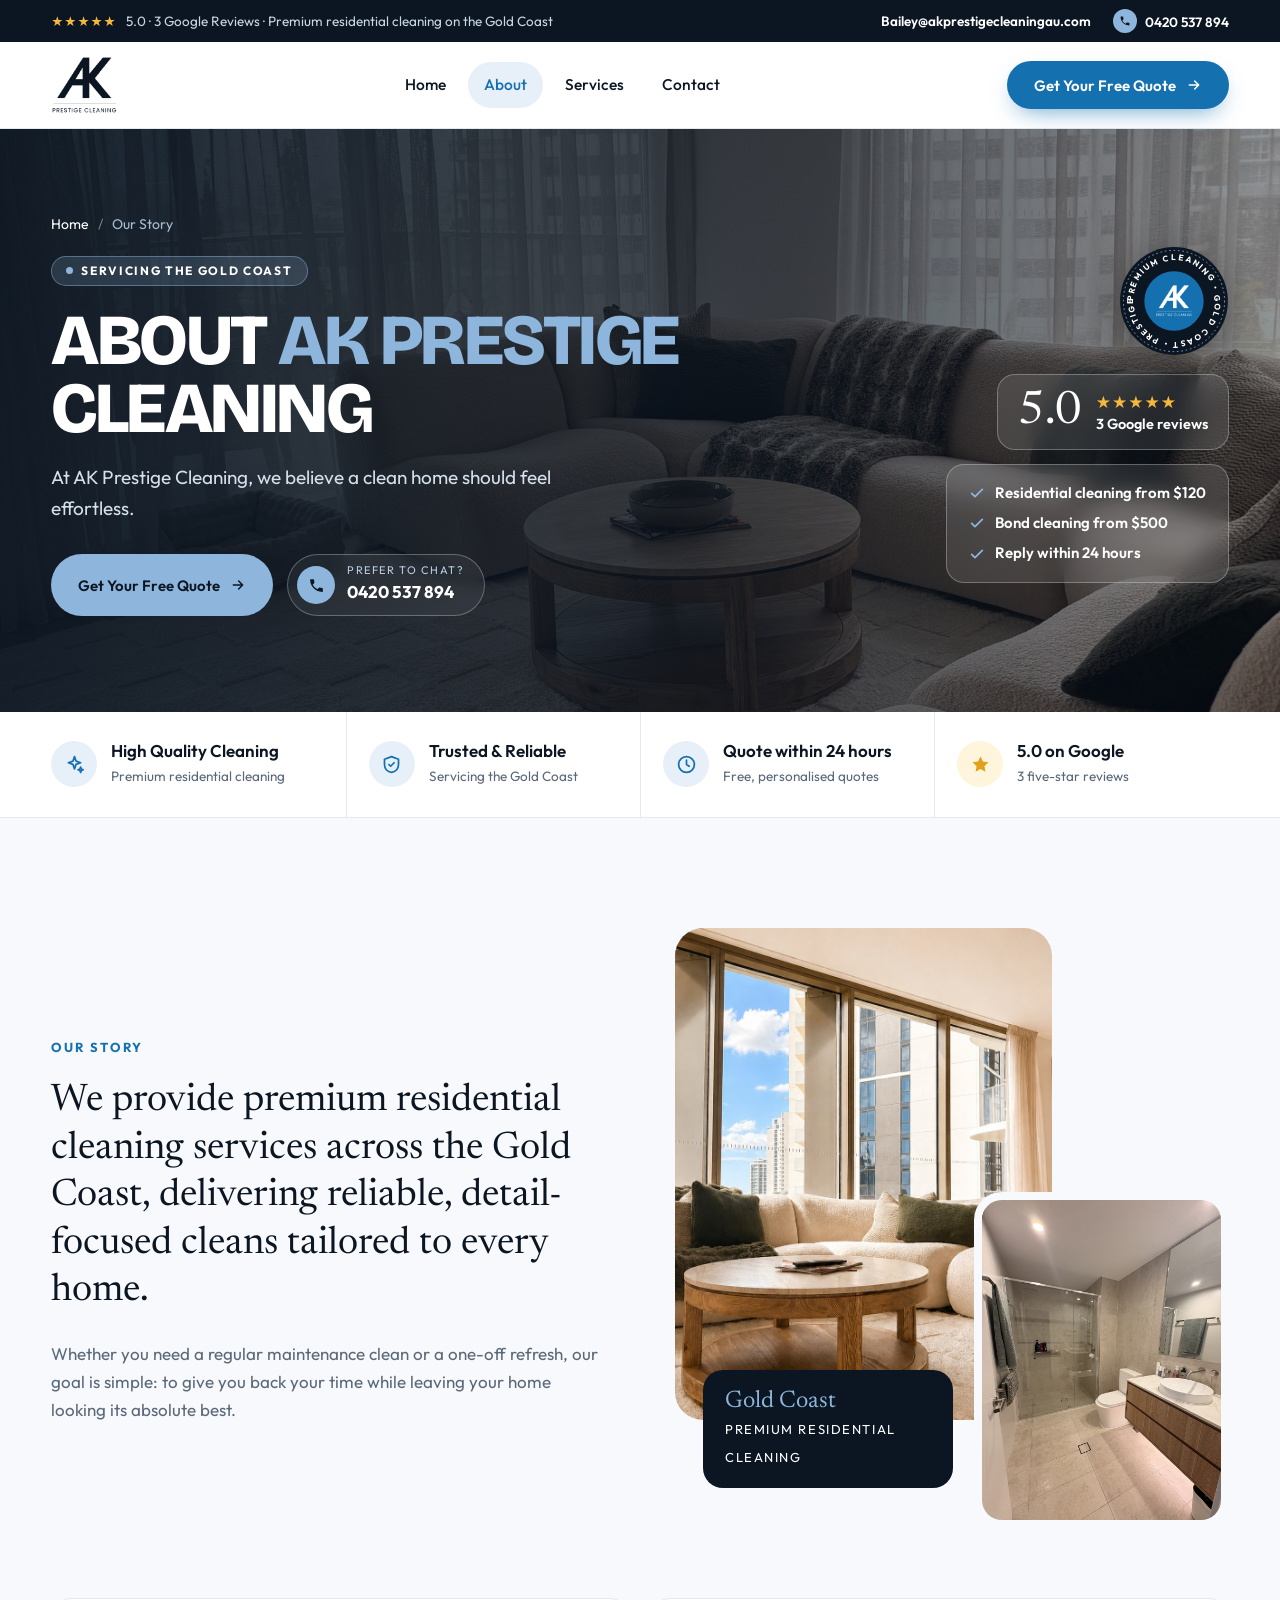
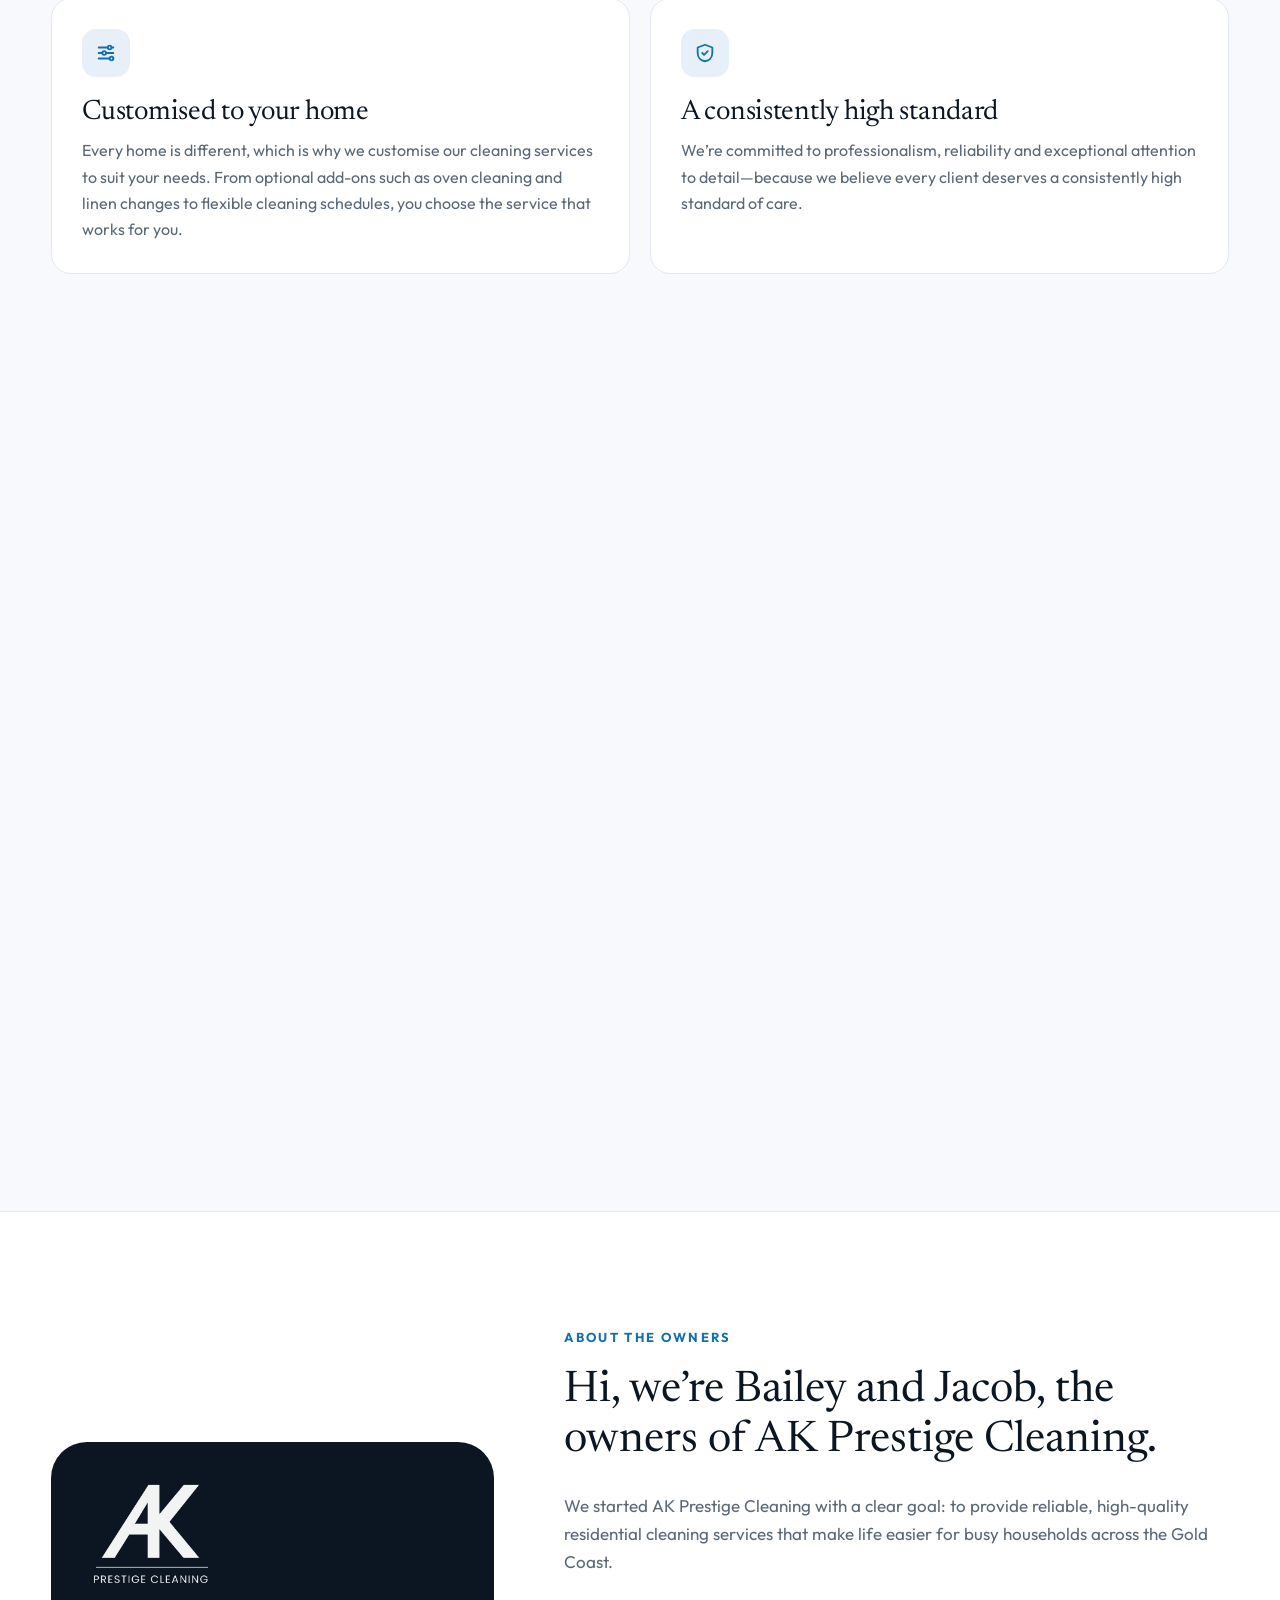
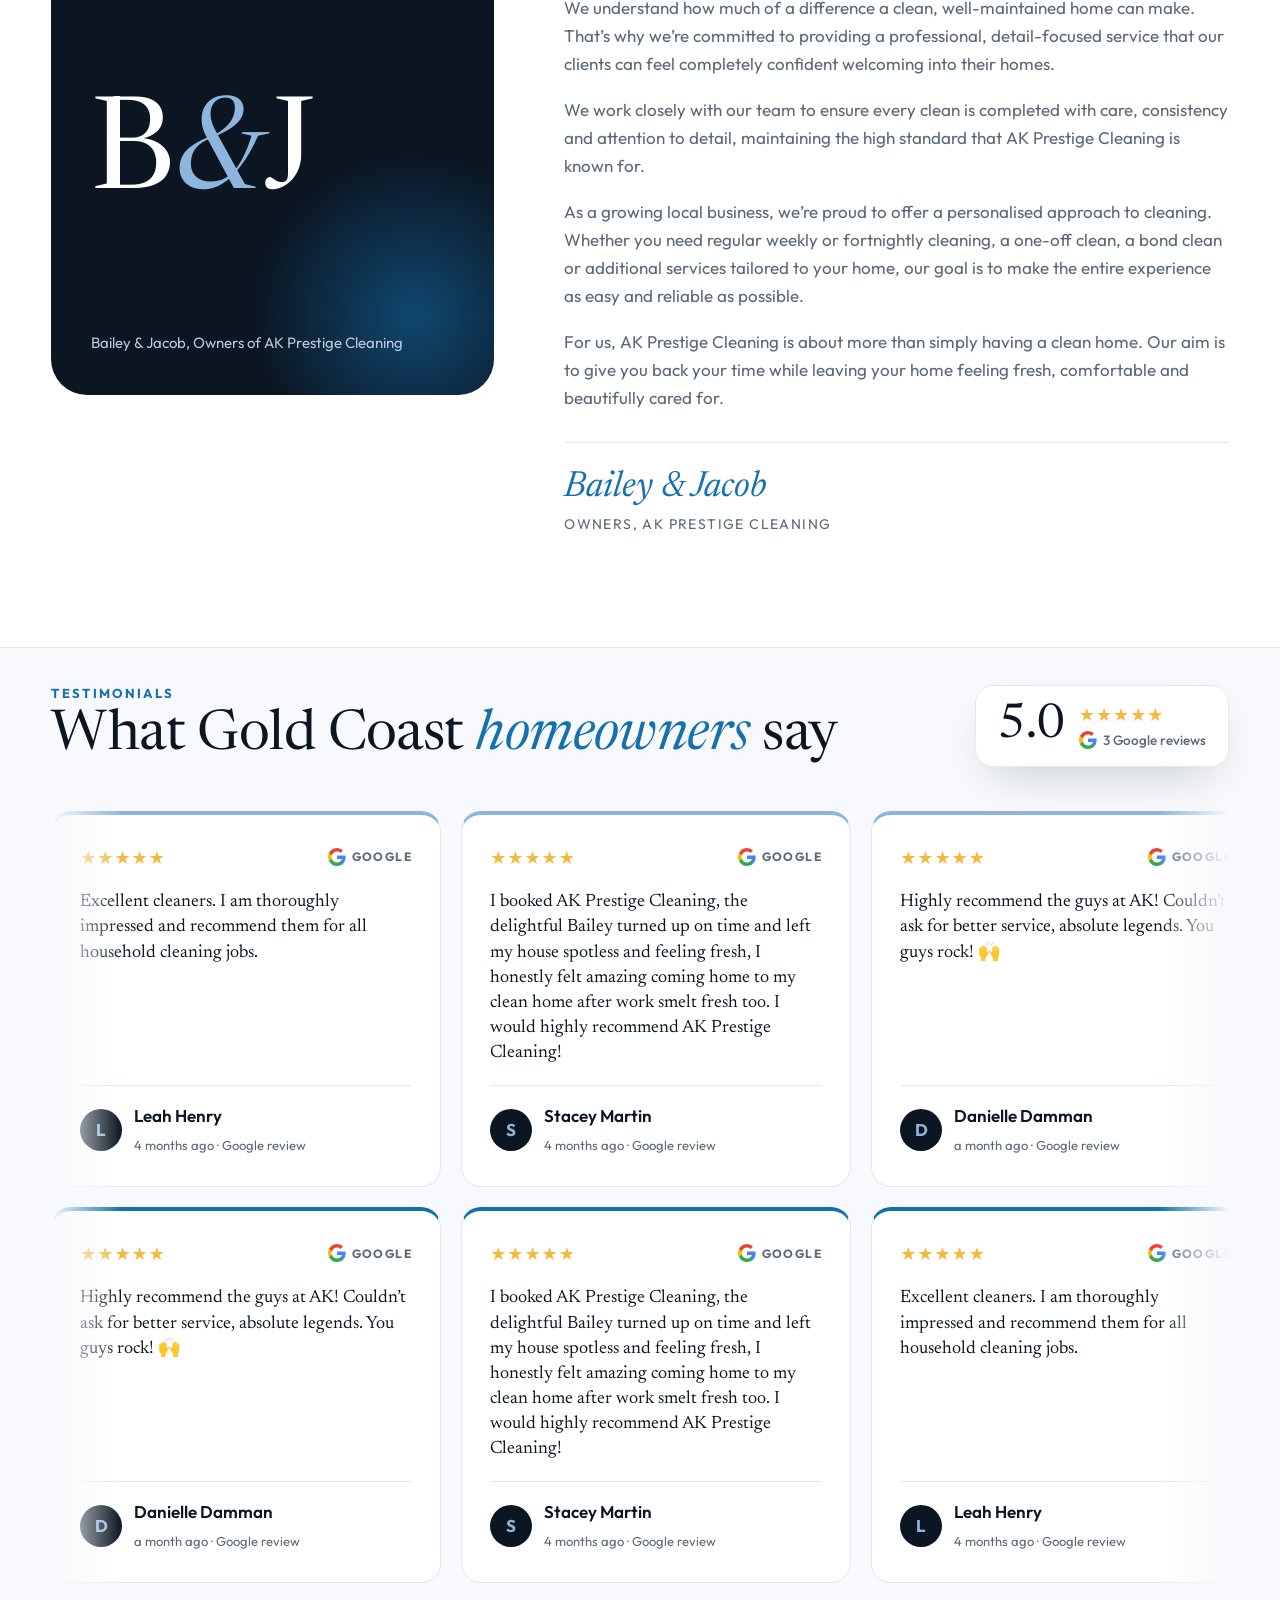
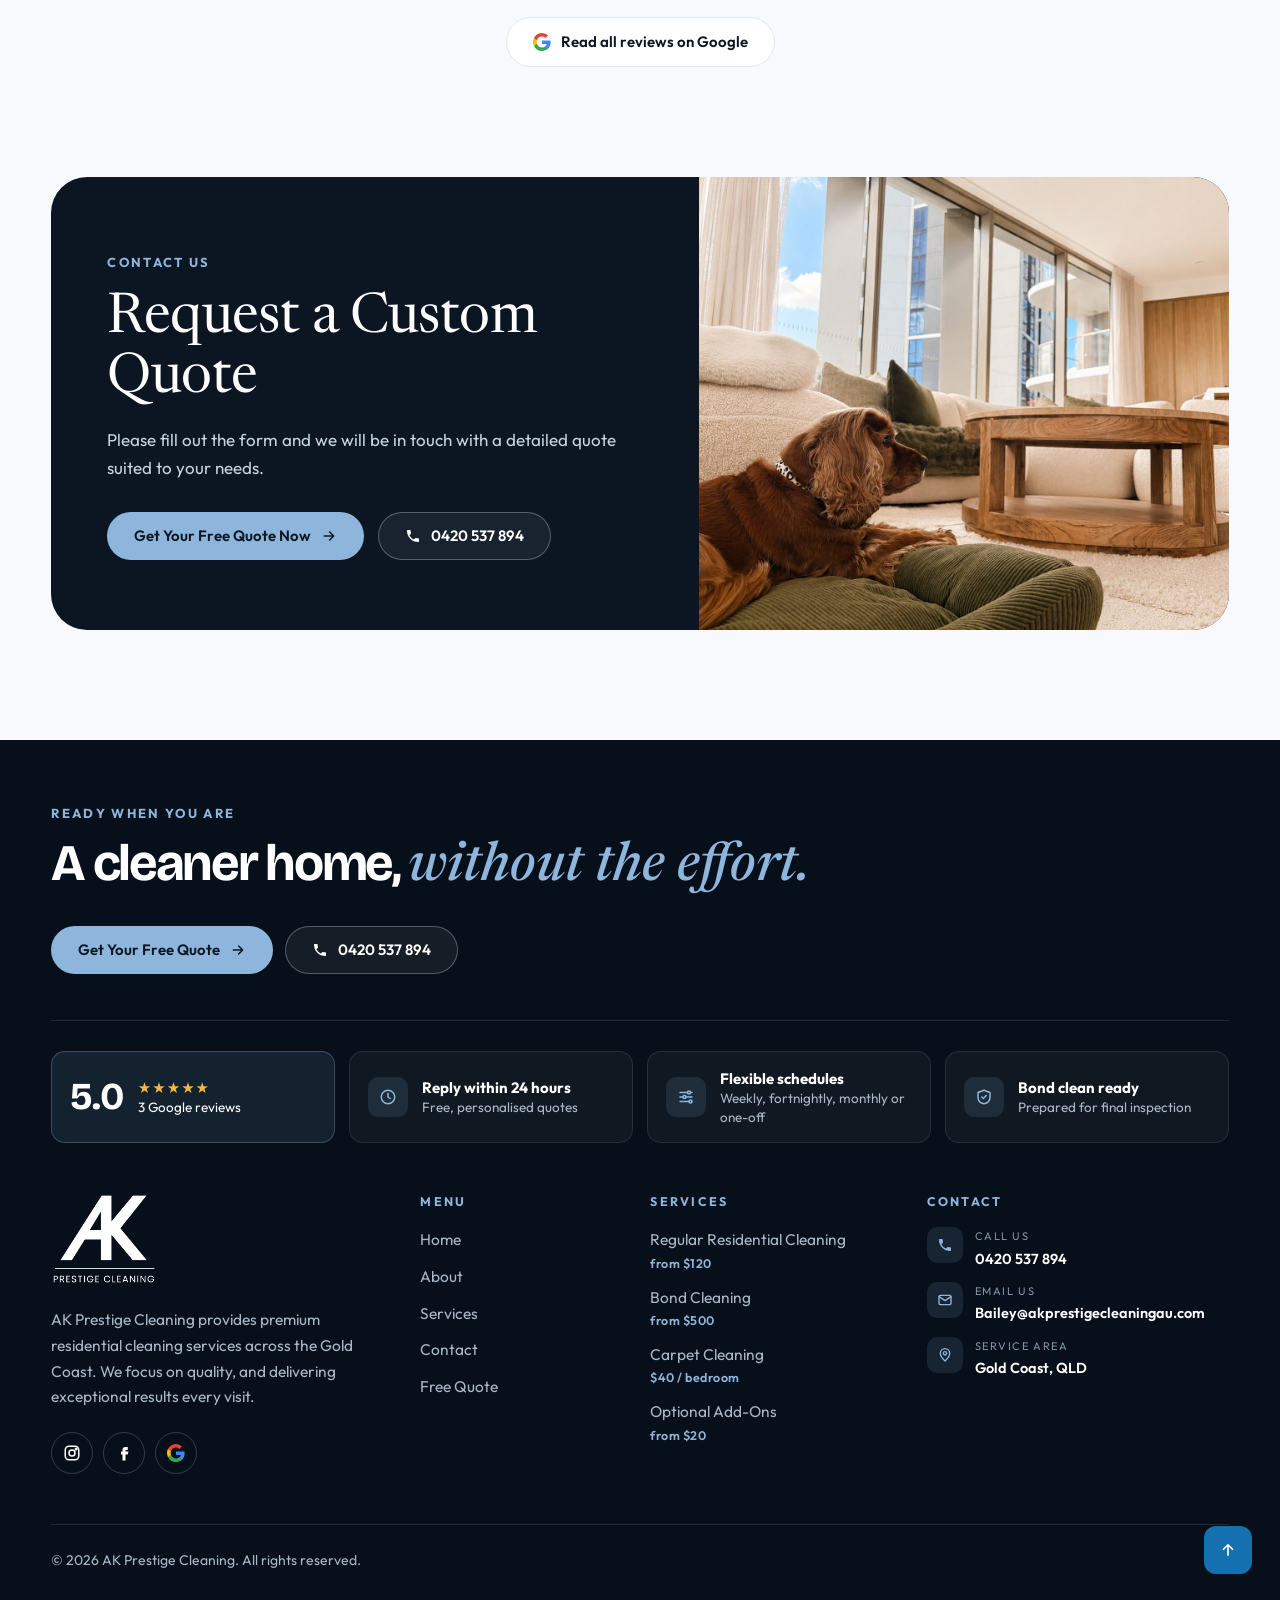
<file: about.html>
<!DOCTYPE html>
<html lang="en-AU"><head>
<meta charset="utf-8"><meta name="viewport" content="width=device-width,initial-scale=1">
<title>Our Story | AK Prestige Cleaning Gold Coast</title>
<meta name="description" content="Meet Bailey and Jacob, owners of AK Prestige Cleaning. Reliable, detail-focused residential cleaning tailored to every Gold Coast home.">
<link rel="icon" href="images/favicon.png">
<meta property="og:title" content="Our Story | AK Prestige Cleaning Gold Coast"><meta property="og:description" content="Meet Bailey and Jacob, owners of AK Prestige Cleaning. Reliable, detail-focused residential cleaning tailored to every Gold Coast home."><meta property="og:image" content="images/hero-lounge.jpg">
<link rel="preconnect" href="https://fonts.googleapis.com"><link rel="preconnect" href="https://fonts.gstatic.com" crossorigin>
<link href="https://fonts.googleapis.com/css2?family=Bricolage+Grotesque:opsz,wght@12..96,600;12..96,700;12..96,800&family=Newsreader:ital,opsz,wght@0,6..72,400;0,6..72,500;1,6..72,400&family=Outfit:wght@400;500;600;700&display=swap" rel="stylesheet">
<link rel="stylesheet" href="assets/css/style.css">
<script type="application/ld+json">{"@context":"https://schema.org","@type":"HouseCleaningService","name":"AK Prestige Cleaning","url":"https://www.akprestigecleaningau.com/","telephone":"0420537894","email":"Bailey@akprestigecleaningau.com","areaServed":"Gold Coast, QLD","image":"images/hero-lounge.jpg","sameAs":["https://www.instagram.com/ak.prestigecleaning/","https://www.facebook.com/profile.php?id=61590385779360"]}</script>
</head><body>
<div class="topbar"><div class="wrap">
  <a class="tb-l tb-stars" href="https://www.google.com/maps/search/AK+Prestige+Cleaning+Gold+Coast" target="_blank" rel="noopener"><span class="st">★★★★★</span> 5.0 &middot; 3 Google Reviews &middot; Premium residential cleaning on the Gold Coast</a>
  <div class="tb-r"><a href="mailto:Bailey@akprestigecleaningau.com" class="tb-l">Bailey@akprestigecleaningau.com</a><a href="tel:0420537894"><span class="ico"><svg viewBox="0 0 24 24" fill="currentColor"><path d="M6.6 10.8a15.1 15.1 0 0 0 6.6 6.6l2.2-2.2a1 1 0 0 1 1-.25 11.4 11.4 0 0 0 3.6.57 1 1 0 0 1 1 1V20a1 1 0 0 1-1 1A17 17 0 0 1 3 4a1 1 0 0 1 1-1h3.5a1 1 0 0 1 1 1c0 1.25.2 2.45.57 3.57a1 1 0 0 1-.25 1z"/></svg></span>0420 537 894</a></div>
</div></div>
<header class="site-header"><div class="wrap">
  <a href="index.html" class="brand" aria-label="AK Prestige Cleaning home"><img src="images/logo-dark.png" alt="AK Prestige Cleaning" width="67" height="58"></a>
  <nav class="nav" aria-label="Main"><a href="index.html">Home</a><a href="about.html" class="active">About</a><a href="services.html">Services</a><a href="contact.html">Contact</a></nav>
  <div class="head-cta">
    <a href="quote.html" class="btn btn-blue">Get Your Free Quote <svg viewBox="0 0 24 24" fill="none" stroke="currentColor" stroke-width="2.2" stroke-linecap="round" stroke-linejoin="round"><path d="M5 12h14M13 6l6 6-6 6"/></svg></a>
    <button class="burger" aria-label="Open menu"><span></span><span></span><span></span></button>
  </div>
</div></header>
<div class="mnav" aria-label="Mobile menu"><button class="close" aria-label="Close menu">&times;</button><a href="index.html">Home</a><a href="about.html">About</a><a href="services.html">Services</a><a href="contact.html">Contact</a>
  <a href="quote.html" class="btn btn-sky">Get Your Free Quote <svg viewBox="0 0 24 24" fill="none" stroke="currentColor" stroke-width="2.2" stroke-linecap="round" stroke-linejoin="round"><path d="M5 12h14M13 6l6 6-6 6"/></svg></a></div>

<section class="ihero "><div class="bg" style="background-image:url(images/about-1.jpg)"></div><div class="wrap">
  <div class="ih-copy rv">
    <div class="crumbs"><a href="index.html">Home</a> <span>/</span> Our Story</div>
    <span class="pill loc"><span class="dot"></span>Servicing the Gold Coast</span>
    <h1>About <span>AK Prestige</span> Cleaning</h1>
    <p>At AK Prestige Cleaning, we believe a clean home should feel effortless.</p>
    <div class="ctas"><a href="quote.html" class="btn btn-sky">Get Your Free Quote <svg viewBox="0 0 24 24" fill="none" stroke="currentColor" stroke-width="2.2" stroke-linecap="round" stroke-linejoin="round"><path d="M5 12h14M13 6l6 6-6 6"/></svg></a>
      <a href="tel:0420537894" class="call-chip"><span class="ic"><svg viewBox="0 0 24 24" fill="currentColor"><path d="M6.6 10.8a15.1 15.1 0 0 0 6.6 6.6l2.2-2.2a1 1 0 0 1 1-.25 11.4 11.4 0 0 0 3.6.57 1 1 0 0 1 1 1V20a1 1 0 0 1-1 1A17 17 0 0 1 3 4a1 1 0 0 1 1-1h3.5a1 1 0 0 1 1 1c0 1.25.2 2.45.57 3.57a1 1 0 0 1-.25 1z"/></svg></span><span><small>Prefer to chat?</small><b>0420 537 894</b></span></a></div>
  </div>
  <aside class="ih-side rv">
    <div class="seal ih-seal" aria-hidden="true"><svg viewBox="0 0 200 200" width="110" height="110">
  <defs><path id="sp" d="M100,100 m-74,0 a74,74 0 1,1 148,0 a74,74 0 1,1 -148,0"/></defs>
  <circle cx="100" cy="100" r="98" fill="#0B1622"/><circle cx="100" cy="100" r="92" fill="none" stroke="#8EB6DC" stroke-width="1.5" stroke-dasharray="3 5"/>
  <circle cx="100" cy="100" r="54" fill="#1470AF"/>
  <text font-family="Outfit,sans-serif" font-weight="700" font-size="15" letter-spacing="3.2" fill="#fff"><textPath href="#sp">PREMIUM CLEANING &#8226; GOLD COAST &#8226; PRESTIGE &#8226;</textPath></text>
  <image href="images/logo-white.png" x="66" y="70" width="68" height="59"/>
</svg></div>
    <a class="glass g" href="https://www.google.com/maps/search/AK+Prestige+Cleaning+Gold+Coast" target="_blank" rel="noopener"><b>5.0</b><span><em class="st">★★★★★</em>3 Google reviews</span></a>
    <div class="glass ih-facts"><span><svg viewBox="0 0 24 24" fill="none" stroke="currentColor" stroke-width="2.6" stroke-linecap="round" stroke-linejoin="round"><path d="m4 12.5 5 5L20 6.5"/></svg> Residential cleaning from $120</span><span><svg viewBox="0 0 24 24" fill="none" stroke="currentColor" stroke-width="2.6" stroke-linecap="round" stroke-linejoin="round"><path d="m4 12.5 5 5L20 6.5"/></svg> Bond cleaning from $500</span><span><svg viewBox="0 0 24 24" fill="none" stroke="currentColor" stroke-width="2.6" stroke-linecap="round" stroke-linejoin="round"><path d="m4 12.5 5 5L20 6.5"/></svg> Reply within 24 hours</span></div>
  </aside>
</div></section>
<section class="trust-strip"><div class="wrap">
  <div class="ts"><span class="ic"><svg viewBox="0 0 24 24" fill="none" stroke="currentColor" stroke-width="2" stroke-linecap="round" stroke-linejoin="round"><path d="M12 3l1.8 5.2L19 10l-5.2 1.8L12 17l-1.8-5.2L5 10l5.2-1.8z"/><path d="M19 15l.8 2.2L22 18l-2.2.8L19 21l-.8-2.2L16 18l2.2-.8z"/></svg></span><div><b>High Quality Cleaning</b><small>Premium residential cleaning</small></div></div>
  <div class="ts"><span class="ic"><svg viewBox="0 0 24 24" fill="none" stroke="currentColor" stroke-width="2" stroke-linecap="round" stroke-linejoin="round"><path d="M12 3 4 6v6c0 5 3.4 8.4 8 9 4.6-.6 8-4 8-9V6z"/><path d="m9 12 2 2 4-4"/></svg></span><div><b>Trusted &amp; Reliable</b><small>Servicing the Gold Coast</small></div></div>
  <div class="ts"><span class="ic"><svg viewBox="0 0 24 24" fill="none" stroke="currentColor" stroke-width="2" stroke-linecap="round"><circle cx="12" cy="12" r="9"/><path d="M12 7v5l3 2"/></svg></span><div><b>Quote within 24 hours</b><small>Free, personalised quotes</small></div></div>
  <a class="ts" href="https://www.google.com/maps/search/AK+Prestige+Cleaning+Gold+Coast" target="_blank" rel="noopener"><span class="ic"><svg viewBox="0 0 24 24" fill="currentColor"><path d="m12 2.8 2.8 5.8 6.3.9-4.6 4.4 1.1 6.3L12 17.2l-5.6 3 1.1-6.3L2.9 9.5l6.3-.9z"/></svg></span><div><b>5.0 on Google</b><small>3 five-star reviews</small></div></a>
</div></section>

<section class="sec about-intro"><div class="wrap">
  <div class="rv"><span class="eyebrow">Our story</span>
    <p class="big">We provide premium residential cleaning services across the Gold Coast, delivering reliable, detail-focused cleans tailored to every home.</p>
    <p>Whether you need a regular maintenance clean or a one-off refresh, our goal is simple: to give you back your time while leaving your home looking its absolute best.</p>
  </div>
  <div class="collage rv">
    <div class="c1"><img src="images/hero-lounge.jpg" alt="Bright, freshly cleaned Gold Coast apartment" loading="lazy"></div>
    <div class="c2"><img src="images/about-2.jpg" alt="Polished bathroom" loading="lazy"></div>
    <div class="badge"><b>Gold Coast</b><span>Premium residential cleaning</span></div>
  </div>
</div>
<div class="wrap"><div class="values">
  <div class="vcard rv"><div class="ic"><svg viewBox="0 0 24 24" fill="none" stroke="currentColor" stroke-width="2" stroke-linecap="round"><path d="M4 6h10M18 6h2M4 12h4M12 12h8M4 18h12M20 18h0"/><circle cx="16" cy="6" r="2"/><circle cx="10" cy="12" r="2"/><circle cx="18" cy="18" r="2"/></svg></div><h3 class="h-serif" style="font-size:28px;margin-bottom:10px">Customised to your home</h3><p>Every home is different, which is why we customise our cleaning services to suit your needs. From optional add-ons such as oven cleaning and linen changes to flexible cleaning schedules, you choose the service that works for you.</p></div>
  <div class="vcard rv"><div class="ic"><svg viewBox="0 0 24 24" fill="none" stroke="currentColor" stroke-width="2" stroke-linecap="round" stroke-linejoin="round"><path d="M12 3 4 6v6c0 5 3.4 8.4 8 9 4.6-.6 8-4 8-9V6z"/><path d="m9 12 2 2 4-4"/></svg></div><h3 class="h-serif" style="font-size:28px;margin-bottom:10px">A consistently high standard</h3><p>We&rsquo;re committed to professionalism, reliability and exceptional attention to detail&mdash;because we believe every client deserves a consistently high standard of care.</p></div>
</div></div></section>

<section class="offer-band"><div class="wrap"><div class="panel-dark rv">
  <div class="ob-top"><div><span class="eyebrow on-dark">What we offer</span><h2 class="h-display">Cleaning that fits <span>your routine</span></h2></div>
    <div class="chips-dark"><span>Weekly</span><span>Fortnightly</span><span>Monthly</span><span>One-off Clean</span><span>Bond Clean</span></div></div>
  <div class="ob-grid">
    <a href="services.html#residential" class="obc"><img src="images/hero-lounge.jpg" alt="" loading="lazy"><div><small>From</small><b>$120</b><h3>Regular Residential Cleaning</h3><span>View what&rsquo;s included <svg viewBox="0 0 24 24" fill="none" stroke="currentColor" stroke-width="2.2" stroke-linecap="round" stroke-linejoin="round"><path d="M5 12h14M13 6l6 6-6 6"/></svg></span></div></a>
    <a href="services.html#bond" class="obc"><img src="images/about-2.jpg" alt="" loading="lazy"><div><small>From</small><b>$500</b><h3>Bond Cleaning</h3><span>View bond checklist <svg viewBox="0 0 24 24" fill="none" stroke="currentColor" stroke-width="2.2" stroke-linecap="round" stroke-linejoin="round"><path d="M5 12h14M13 6l6 6-6 6"/></svg></span></div></a>
    <a href="services.html#carpet" class="obc"><img src="images/services-banner.jpg" alt="" loading="lazy"><div><small>From</small><b>$40</b><h3>Carpet Cleaning</h3><span>Per bedroom <svg viewBox="0 0 24 24" fill="none" stroke="currentColor" stroke-width="2.2" stroke-linecap="round" stroke-linejoin="round"><path d="M5 12h14M13 6l6 6-6 6"/></svg></span></div></a>
  </div>
</div></div></section>

<section class="sec owners"><div class="wrap">
  <div class="mono rv"><img src="images/logo-white.png" alt="AK Prestige Cleaning"><div class="initials">B<i>&amp;</i>J</div><p>Bailey &amp; Jacob, Owners of AK Prestige Cleaning</p></div>
  <div class="letter rv"><span class="eyebrow">About the Owners</span>
    <p class="hi">Hi, we&rsquo;re Bailey and Jacob, the owners of AK Prestige Cleaning.</p>
    <p>We started AK Prestige Cleaning with a clear goal: to provide reliable, high-quality residential cleaning services that make life easier for busy households across the Gold Coast.</p>
    <p>We understand how much of a difference a clean, well-maintained home can make. That&rsquo;s why we&rsquo;re committed to providing a professional, detail-focused service that our clients can feel completely confident welcoming into their homes.</p>
    <p>We work closely with our team to ensure every clean is completed with care, consistency and attention to detail, maintaining the high standard that AK Prestige Cleaning is known for.</p>
    <p>As a growing local business, we&rsquo;re proud to offer a personalised approach to cleaning. Whether you need regular weekly or fortnightly cleaning, a one-off clean, a bond clean or additional services tailored to your home, our goal is to make the entire experience as easy and reliable as possible.</p>
    <p>For us, AK Prestige Cleaning is about more than simply having a clean home. Our aim is to give you back your time while leaving your home feeling fresh, comfortable and beautifully cared for.</p>
    <div class="sign"><b>Bailey &amp; Jacob</b><span>Owners, AK Prestige Cleaning</span></div>
  </div>
</div></section>

<section class="sec reviews" id="reviews"><div class="wrap">
  <div class="rev-head rv"><div><span class="eyebrow">Testimonials</span><h2 class="h-serif">What Gold Coast <em class="accent">homeowners</em> say</h2></div>
    <a class="gsum" href="https://www.google.com/maps/search/AK+Prestige+Cleaning+Gold+Coast" target="_blank" rel="noopener"><b>5.0</b><span><span class="st">★★★★★</span><small><svg viewBox="0 0 24 24" width="18" height="18"><path fill="#4285F4" d="M23.5 12.3c0-.8-.1-1.6-.2-2.3H12v4.5h6.5a5.6 5.6 0 0 1-2.4 3.6v3h3.9c2.2-2.1 3.5-5.1 3.5-8.8z"/><path fill="#34A853" d="M12 24c3.2 0 6-1.1 8-2.9l-3.9-3c-1.1.7-2.5 1.2-4.1 1.2-3.1 0-5.8-2.1-6.7-5H1.3v3.1A12 12 0 0 0 12 24z"/><path fill="#FBBC05" d="M5.3 14.3a7.2 7.2 0 0 1 0-4.6V6.6H1.3a12 12 0 0 0 0 10.8z"/><path fill="#EA4335" d="M12 4.8c1.8 0 3.3.6 4.6 1.8l3.4-3.4A12 12 0 0 0 1.3 6.6l4 3.1c.9-2.9 3.6-4.9 6.7-4.9z"/></svg> 3 Google reviews</small></span></a></div>
  <div class="marq" aria-label="Google reviews">
    <div class="mrow"><div class="mtrack"><article class="rcard"><div class="rc-top"><span class="st">★★★★★</span><span class="rc-g"><svg viewBox="0 0 24 24" width="18" height="18"><path fill="#4285F4" d="M23.5 12.3c0-.8-.1-1.6-.2-2.3H12v4.5h6.5a5.6 5.6 0 0 1-2.4 3.6v3h3.9c2.2-2.1 3.5-5.1 3.5-8.8z"/><path fill="#34A853" d="M12 24c3.2 0 6-1.1 8-2.9l-3.9-3c-1.1.7-2.5 1.2-4.1 1.2-3.1 0-5.8-2.1-6.7-5H1.3v3.1A12 12 0 0 0 12 24z"/><path fill="#FBBC05" d="M5.3 14.3a7.2 7.2 0 0 1 0-4.6V6.6H1.3a12 12 0 0 0 0 10.8z"/><path fill="#EA4335" d="M12 4.8c1.8 0 3.3.6 4.6 1.8l3.4-3.4A12 12 0 0 0 1.3 6.6l4 3.1c.9-2.9 3.6-4.9 6.7-4.9z"/></svg> Google</span></div>
<p>Excellent cleaners. I am thoroughly impressed and recommend them for all household cleaning jobs.</p><div class="rc-who"><span class="rc-av">L</span><div><b>Leah Henry</b><small>4 months ago &middot; Google review</small></div></div></article><article class="rcard"><div class="rc-top"><span class="st">★★★★★</span><span class="rc-g"><svg viewBox="0 0 24 24" width="18" height="18"><path fill="#4285F4" d="M23.5 12.3c0-.8-.1-1.6-.2-2.3H12v4.5h6.5a5.6 5.6 0 0 1-2.4 3.6v3h3.9c2.2-2.1 3.5-5.1 3.5-8.8z"/><path fill="#34A853" d="M12 24c3.2 0 6-1.1 8-2.9l-3.9-3c-1.1.7-2.5 1.2-4.1 1.2-3.1 0-5.8-2.1-6.7-5H1.3v3.1A12 12 0 0 0 12 24z"/><path fill="#FBBC05" d="M5.3 14.3a7.2 7.2 0 0 1 0-4.6V6.6H1.3a12 12 0 0 0 0 10.8z"/><path fill="#EA4335" d="M12 4.8c1.8 0 3.3.6 4.6 1.8l3.4-3.4A12 12 0 0 0 1.3 6.6l4 3.1c.9-2.9 3.6-4.9 6.7-4.9z"/></svg> Google</span></div>
<p>I booked AK Prestige Cleaning, the delightful Bailey turned up on time and left my house spotless and feeling fresh, I honestly felt amazing coming home to my clean home after work smelt fresh too. I would highly recommend AK Prestige Cleaning!</p><div class="rc-who"><span class="rc-av">S</span><div><b>Stacey Martin</b><small>4 months ago &middot; Google review</small></div></div></article><article class="rcard"><div class="rc-top"><span class="st">★★★★★</span><span class="rc-g"><svg viewBox="0 0 24 24" width="18" height="18"><path fill="#4285F4" d="M23.5 12.3c0-.8-.1-1.6-.2-2.3H12v4.5h6.5a5.6 5.6 0 0 1-2.4 3.6v3h3.9c2.2-2.1 3.5-5.1 3.5-8.8z"/><path fill="#34A853" d="M12 24c3.2 0 6-1.1 8-2.9l-3.9-3c-1.1.7-2.5 1.2-4.1 1.2-3.1 0-5.8-2.1-6.7-5H1.3v3.1A12 12 0 0 0 12 24z"/><path fill="#FBBC05" d="M5.3 14.3a7.2 7.2 0 0 1 0-4.6V6.6H1.3a12 12 0 0 0 0 10.8z"/><path fill="#EA4335" d="M12 4.8c1.8 0 3.3.6 4.6 1.8l3.4-3.4A12 12 0 0 0 1.3 6.6l4 3.1c.9-2.9 3.6-4.9 6.7-4.9z"/></svg> Google</span></div>
<p>Highly recommend the guys at AK! Couldn’t ask for better service, absolute legends. You guys rock! 🙌</p><div class="rc-who"><span class="rc-av">D</span><div><b>Danielle Damman</b><small>a month ago &middot; Google review</small></div></div></article><article class="rcard"><div class="rc-top"><span class="st">★★★★★</span><span class="rc-g"><svg viewBox="0 0 24 24" width="18" height="18"><path fill="#4285F4" d="M23.5 12.3c0-.8-.1-1.6-.2-2.3H12v4.5h6.5a5.6 5.6 0 0 1-2.4 3.6v3h3.9c2.2-2.1 3.5-5.1 3.5-8.8z"/><path fill="#34A853" d="M12 24c3.2 0 6-1.1 8-2.9l-3.9-3c-1.1.7-2.5 1.2-4.1 1.2-3.1 0-5.8-2.1-6.7-5H1.3v3.1A12 12 0 0 0 12 24z"/><path fill="#FBBC05" d="M5.3 14.3a7.2 7.2 0 0 1 0-4.6V6.6H1.3a12 12 0 0 0 0 10.8z"/><path fill="#EA4335" d="M12 4.8c1.8 0 3.3.6 4.6 1.8l3.4-3.4A12 12 0 0 0 1.3 6.6l4 3.1c.9-2.9 3.6-4.9 6.7-4.9z"/></svg> Google</span></div>
<p>Excellent cleaners. I am thoroughly impressed and recommend them for all household cleaning jobs.</p><div class="rc-who"><span class="rc-av">L</span><div><b>Leah Henry</b><small>4 months ago &middot; Google review</small></div></div></article><article class="rcard"><div class="rc-top"><span class="st">★★★★★</span><span class="rc-g"><svg viewBox="0 0 24 24" width="18" height="18"><path fill="#4285F4" d="M23.5 12.3c0-.8-.1-1.6-.2-2.3H12v4.5h6.5a5.6 5.6 0 0 1-2.4 3.6v3h3.9c2.2-2.1 3.5-5.1 3.5-8.8z"/><path fill="#34A853" d="M12 24c3.2 0 6-1.1 8-2.9l-3.9-3c-1.1.7-2.5 1.2-4.1 1.2-3.1 0-5.8-2.1-6.7-5H1.3v3.1A12 12 0 0 0 12 24z"/><path fill="#FBBC05" d="M5.3 14.3a7.2 7.2 0 0 1 0-4.6V6.6H1.3a12 12 0 0 0 0 10.8z"/><path fill="#EA4335" d="M12 4.8c1.8 0 3.3.6 4.6 1.8l3.4-3.4A12 12 0 0 0 1.3 6.6l4 3.1c.9-2.9 3.6-4.9 6.7-4.9z"/></svg> Google</span></div>
<p>I booked AK Prestige Cleaning, the delightful Bailey turned up on time and left my house spotless and feeling fresh, I honestly felt amazing coming home to my clean home after work smelt fresh too. I would highly recommend AK Prestige Cleaning!</p><div class="rc-who"><span class="rc-av">S</span><div><b>Stacey Martin</b><small>4 months ago &middot; Google review</small></div></div></article><article class="rcard"><div class="rc-top"><span class="st">★★★★★</span><span class="rc-g"><svg viewBox="0 0 24 24" width="18" height="18"><path fill="#4285F4" d="M23.5 12.3c0-.8-.1-1.6-.2-2.3H12v4.5h6.5a5.6 5.6 0 0 1-2.4 3.6v3h3.9c2.2-2.1 3.5-5.1 3.5-8.8z"/><path fill="#34A853" d="M12 24c3.2 0 6-1.1 8-2.9l-3.9-3c-1.1.7-2.5 1.2-4.1 1.2-3.1 0-5.8-2.1-6.7-5H1.3v3.1A12 12 0 0 0 12 24z"/><path fill="#FBBC05" d="M5.3 14.3a7.2 7.2 0 0 1 0-4.6V6.6H1.3a12 12 0 0 0 0 10.8z"/><path fill="#EA4335" d="M12 4.8c1.8 0 3.3.6 4.6 1.8l3.4-3.4A12 12 0 0 0 1.3 6.6l4 3.1c.9-2.9 3.6-4.9 6.7-4.9z"/></svg> Google</span></div>
<p>Highly recommend the guys at AK! Couldn’t ask for better service, absolute legends. You guys rock! 🙌</p><div class="rc-who"><span class="rc-av">D</span><div><b>Danielle Damman</b><small>a month ago &middot; Google review</small></div></div></article><article class="rcard"><div class="rc-top"><span class="st">★★★★★</span><span class="rc-g"><svg viewBox="0 0 24 24" width="18" height="18"><path fill="#4285F4" d="M23.5 12.3c0-.8-.1-1.6-.2-2.3H12v4.5h6.5a5.6 5.6 0 0 1-2.4 3.6v3h3.9c2.2-2.1 3.5-5.1 3.5-8.8z"/><path fill="#34A853" d="M12 24c3.2 0 6-1.1 8-2.9l-3.9-3c-1.1.7-2.5 1.2-4.1 1.2-3.1 0-5.8-2.1-6.7-5H1.3v3.1A12 12 0 0 0 12 24z"/><path fill="#FBBC05" d="M5.3 14.3a7.2 7.2 0 0 1 0-4.6V6.6H1.3a12 12 0 0 0 0 10.8z"/><path fill="#EA4335" d="M12 4.8c1.8 0 3.3.6 4.6 1.8l3.4-3.4A12 12 0 0 0 1.3 6.6l4 3.1c.9-2.9 3.6-4.9 6.7-4.9z"/></svg> Google</span></div>
<p>Excellent cleaners. I am thoroughly impressed and recommend them for all household cleaning jobs.</p><div class="rc-who"><span class="rc-av">L</span><div><b>Leah Henry</b><small>4 months ago &middot; Google review</small></div></div></article><article class="rcard"><div class="rc-top"><span class="st">★★★★★</span><span class="rc-g"><svg viewBox="0 0 24 24" width="18" height="18"><path fill="#4285F4" d="M23.5 12.3c0-.8-.1-1.6-.2-2.3H12v4.5h6.5a5.6 5.6 0 0 1-2.4 3.6v3h3.9c2.2-2.1 3.5-5.1 3.5-8.8z"/><path fill="#34A853" d="M12 24c3.2 0 6-1.1 8-2.9l-3.9-3c-1.1.7-2.5 1.2-4.1 1.2-3.1 0-5.8-2.1-6.7-5H1.3v3.1A12 12 0 0 0 12 24z"/><path fill="#FBBC05" d="M5.3 14.3a7.2 7.2 0 0 1 0-4.6V6.6H1.3a12 12 0 0 0 0 10.8z"/><path fill="#EA4335" d="M12 4.8c1.8 0 3.3.6 4.6 1.8l3.4-3.4A12 12 0 0 0 1.3 6.6l4 3.1c.9-2.9 3.6-4.9 6.7-4.9z"/></svg> Google</span></div>
<p>I booked AK Prestige Cleaning, the delightful Bailey turned up on time and left my house spotless and feeling fresh, I honestly felt amazing coming home to my clean home after work smelt fresh too. I would highly recommend AK Prestige Cleaning!</p><div class="rc-who"><span class="rc-av">S</span><div><b>Stacey Martin</b><small>4 months ago &middot; Google review</small></div></div></article><article class="rcard"><div class="rc-top"><span class="st">★★★★★</span><span class="rc-g"><svg viewBox="0 0 24 24" width="18" height="18"><path fill="#4285F4" d="M23.5 12.3c0-.8-.1-1.6-.2-2.3H12v4.5h6.5a5.6 5.6 0 0 1-2.4 3.6v3h3.9c2.2-2.1 3.5-5.1 3.5-8.8z"/><path fill="#34A853" d="M12 24c3.2 0 6-1.1 8-2.9l-3.9-3c-1.1.7-2.5 1.2-4.1 1.2-3.1 0-5.8-2.1-6.7-5H1.3v3.1A12 12 0 0 0 12 24z"/><path fill="#FBBC05" d="M5.3 14.3a7.2 7.2 0 0 1 0-4.6V6.6H1.3a12 12 0 0 0 0 10.8z"/><path fill="#EA4335" d="M12 4.8c1.8 0 3.3.6 4.6 1.8l3.4-3.4A12 12 0 0 0 1.3 6.6l4 3.1c.9-2.9 3.6-4.9 6.7-4.9z"/></svg> Google</span></div>
<p>Highly recommend the guys at AK! Couldn’t ask for better service, absolute legends. You guys rock! 🙌</p><div class="rc-who"><span class="rc-av">D</span><div><b>Danielle Damman</b><small>a month ago &middot; Google review</small></div></div></article><article class="rcard"><div class="rc-top"><span class="st">★★★★★</span><span class="rc-g"><svg viewBox="0 0 24 24" width="18" height="18"><path fill="#4285F4" d="M23.5 12.3c0-.8-.1-1.6-.2-2.3H12v4.5h6.5a5.6 5.6 0 0 1-2.4 3.6v3h3.9c2.2-2.1 3.5-5.1 3.5-8.8z"/><path fill="#34A853" d="M12 24c3.2 0 6-1.1 8-2.9l-3.9-3c-1.1.7-2.5 1.2-4.1 1.2-3.1 0-5.8-2.1-6.7-5H1.3v3.1A12 12 0 0 0 12 24z"/><path fill="#FBBC05" d="M5.3 14.3a7.2 7.2 0 0 1 0-4.6V6.6H1.3a12 12 0 0 0 0 10.8z"/><path fill="#EA4335" d="M12 4.8c1.8 0 3.3.6 4.6 1.8l3.4-3.4A12 12 0 0 0 1.3 6.6l4 3.1c.9-2.9 3.6-4.9 6.7-4.9z"/></svg> Google</span></div>
<p>Excellent cleaners. I am thoroughly impressed and recommend them for all household cleaning jobs.</p><div class="rc-who"><span class="rc-av">L</span><div><b>Leah Henry</b><small>4 months ago &middot; Google review</small></div></div></article><article class="rcard"><div class="rc-top"><span class="st">★★★★★</span><span class="rc-g"><svg viewBox="0 0 24 24" width="18" height="18"><path fill="#4285F4" d="M23.5 12.3c0-.8-.1-1.6-.2-2.3H12v4.5h6.5a5.6 5.6 0 0 1-2.4 3.6v3h3.9c2.2-2.1 3.5-5.1 3.5-8.8z"/><path fill="#34A853" d="M12 24c3.2 0 6-1.1 8-2.9l-3.9-3c-1.1.7-2.5 1.2-4.1 1.2-3.1 0-5.8-2.1-6.7-5H1.3v3.1A12 12 0 0 0 12 24z"/><path fill="#FBBC05" d="M5.3 14.3a7.2 7.2 0 0 1 0-4.6V6.6H1.3a12 12 0 0 0 0 10.8z"/><path fill="#EA4335" d="M12 4.8c1.8 0 3.3.6 4.6 1.8l3.4-3.4A12 12 0 0 0 1.3 6.6l4 3.1c.9-2.9 3.6-4.9 6.7-4.9z"/></svg> Google</span></div>
<p>I booked AK Prestige Cleaning, the delightful Bailey turned up on time and left my house spotless and feeling fresh, I honestly felt amazing coming home to my clean home after work smelt fresh too. I would highly recommend AK Prestige Cleaning!</p><div class="rc-who"><span class="rc-av">S</span><div><b>Stacey Martin</b><small>4 months ago &middot; Google review</small></div></div></article><article class="rcard"><div class="rc-top"><span class="st">★★★★★</span><span class="rc-g"><svg viewBox="0 0 24 24" width="18" height="18"><path fill="#4285F4" d="M23.5 12.3c0-.8-.1-1.6-.2-2.3H12v4.5h6.5a5.6 5.6 0 0 1-2.4 3.6v3h3.9c2.2-2.1 3.5-5.1 3.5-8.8z"/><path fill="#34A853" d="M12 24c3.2 0 6-1.1 8-2.9l-3.9-3c-1.1.7-2.5 1.2-4.1 1.2-3.1 0-5.8-2.1-6.7-5H1.3v3.1A12 12 0 0 0 12 24z"/><path fill="#FBBC05" d="M5.3 14.3a7.2 7.2 0 0 1 0-4.6V6.6H1.3a12 12 0 0 0 0 10.8z"/><path fill="#EA4335" d="M12 4.8c1.8 0 3.3.6 4.6 1.8l3.4-3.4A12 12 0 0 0 1.3 6.6l4 3.1c.9-2.9 3.6-4.9 6.7-4.9z"/></svg> Google</span></div>
<p>Highly recommend the guys at AK! Couldn’t ask for better service, absolute legends. You guys rock! 🙌</p><div class="rc-who"><span class="rc-av">D</span><div><b>Danielle Damman</b><small>a month ago &middot; Google review</small></div></div></article></div></div>
    <div class="mrow rev"><div class="mtrack"><article class="rcard"><div class="rc-top"><span class="st">★★★★★</span><span class="rc-g"><svg viewBox="0 0 24 24" width="18" height="18"><path fill="#4285F4" d="M23.5 12.3c0-.8-.1-1.6-.2-2.3H12v4.5h6.5a5.6 5.6 0 0 1-2.4 3.6v3h3.9c2.2-2.1 3.5-5.1 3.5-8.8z"/><path fill="#34A853" d="M12 24c3.2 0 6-1.1 8-2.9l-3.9-3c-1.1.7-2.5 1.2-4.1 1.2-3.1 0-5.8-2.1-6.7-5H1.3v3.1A12 12 0 0 0 12 24z"/><path fill="#FBBC05" d="M5.3 14.3a7.2 7.2 0 0 1 0-4.6V6.6H1.3a12 12 0 0 0 0 10.8z"/><path fill="#EA4335" d="M12 4.8c1.8 0 3.3.6 4.6 1.8l3.4-3.4A12 12 0 0 0 1.3 6.6l4 3.1c.9-2.9 3.6-4.9 6.7-4.9z"/></svg> Google</span></div>
<p>Highly recommend the guys at AK! Couldn’t ask for better service, absolute legends. You guys rock! 🙌</p><div class="rc-who"><span class="rc-av">D</span><div><b>Danielle Damman</b><small>a month ago &middot; Google review</small></div></div></article><article class="rcard"><div class="rc-top"><span class="st">★★★★★</span><span class="rc-g"><svg viewBox="0 0 24 24" width="18" height="18"><path fill="#4285F4" d="M23.5 12.3c0-.8-.1-1.6-.2-2.3H12v4.5h6.5a5.6 5.6 0 0 1-2.4 3.6v3h3.9c2.2-2.1 3.5-5.1 3.5-8.8z"/><path fill="#34A853" d="M12 24c3.2 0 6-1.1 8-2.9l-3.9-3c-1.1.7-2.5 1.2-4.1 1.2-3.1 0-5.8-2.1-6.7-5H1.3v3.1A12 12 0 0 0 12 24z"/><path fill="#FBBC05" d="M5.3 14.3a7.2 7.2 0 0 1 0-4.6V6.6H1.3a12 12 0 0 0 0 10.8z"/><path fill="#EA4335" d="M12 4.8c1.8 0 3.3.6 4.6 1.8l3.4-3.4A12 12 0 0 0 1.3 6.6l4 3.1c.9-2.9 3.6-4.9 6.7-4.9z"/></svg> Google</span></div>
<p>I booked AK Prestige Cleaning, the delightful Bailey turned up on time and left my house spotless and feeling fresh, I honestly felt amazing coming home to my clean home after work smelt fresh too. I would highly recommend AK Prestige Cleaning!</p><div class="rc-who"><span class="rc-av">S</span><div><b>Stacey Martin</b><small>4 months ago &middot; Google review</small></div></div></article><article class="rcard"><div class="rc-top"><span class="st">★★★★★</span><span class="rc-g"><svg viewBox="0 0 24 24" width="18" height="18"><path fill="#4285F4" d="M23.5 12.3c0-.8-.1-1.6-.2-2.3H12v4.5h6.5a5.6 5.6 0 0 1-2.4 3.6v3h3.9c2.2-2.1 3.5-5.1 3.5-8.8z"/><path fill="#34A853" d="M12 24c3.2 0 6-1.1 8-2.9l-3.9-3c-1.1.7-2.5 1.2-4.1 1.2-3.1 0-5.8-2.1-6.7-5H1.3v3.1A12 12 0 0 0 12 24z"/><path fill="#FBBC05" d="M5.3 14.3a7.2 7.2 0 0 1 0-4.6V6.6H1.3a12 12 0 0 0 0 10.8z"/><path fill="#EA4335" d="M12 4.8c1.8 0 3.3.6 4.6 1.8l3.4-3.4A12 12 0 0 0 1.3 6.6l4 3.1c.9-2.9 3.6-4.9 6.7-4.9z"/></svg> Google</span></div>
<p>Excellent cleaners. I am thoroughly impressed and recommend them for all household cleaning jobs.</p><div class="rc-who"><span class="rc-av">L</span><div><b>Leah Henry</b><small>4 months ago &middot; Google review</small></div></div></article><article class="rcard"><div class="rc-top"><span class="st">★★★★★</span><span class="rc-g"><svg viewBox="0 0 24 24" width="18" height="18"><path fill="#4285F4" d="M23.5 12.3c0-.8-.1-1.6-.2-2.3H12v4.5h6.5a5.6 5.6 0 0 1-2.4 3.6v3h3.9c2.2-2.1 3.5-5.1 3.5-8.8z"/><path fill="#34A853" d="M12 24c3.2 0 6-1.1 8-2.9l-3.9-3c-1.1.7-2.5 1.2-4.1 1.2-3.1 0-5.8-2.1-6.7-5H1.3v3.1A12 12 0 0 0 12 24z"/><path fill="#FBBC05" d="M5.3 14.3a7.2 7.2 0 0 1 0-4.6V6.6H1.3a12 12 0 0 0 0 10.8z"/><path fill="#EA4335" d="M12 4.8c1.8 0 3.3.6 4.6 1.8l3.4-3.4A12 12 0 0 0 1.3 6.6l4 3.1c.9-2.9 3.6-4.9 6.7-4.9z"/></svg> Google</span></div>
<p>Highly recommend the guys at AK! Couldn’t ask for better service, absolute legends. You guys rock! 🙌</p><div class="rc-who"><span class="rc-av">D</span><div><b>Danielle Damman</b><small>a month ago &middot; Google review</small></div></div></article><article class="rcard"><div class="rc-top"><span class="st">★★★★★</span><span class="rc-g"><svg viewBox="0 0 24 24" width="18" height="18"><path fill="#4285F4" d="M23.5 12.3c0-.8-.1-1.6-.2-2.3H12v4.5h6.5a5.6 5.6 0 0 1-2.4 3.6v3h3.9c2.2-2.1 3.5-5.1 3.5-8.8z"/><path fill="#34A853" d="M12 24c3.2 0 6-1.1 8-2.9l-3.9-3c-1.1.7-2.5 1.2-4.1 1.2-3.1 0-5.8-2.1-6.7-5H1.3v3.1A12 12 0 0 0 12 24z"/><path fill="#FBBC05" d="M5.3 14.3a7.2 7.2 0 0 1 0-4.6V6.6H1.3a12 12 0 0 0 0 10.8z"/><path fill="#EA4335" d="M12 4.8c1.8 0 3.3.6 4.6 1.8l3.4-3.4A12 12 0 0 0 1.3 6.6l4 3.1c.9-2.9 3.6-4.9 6.7-4.9z"/></svg> Google</span></div>
<p>I booked AK Prestige Cleaning, the delightful Bailey turned up on time and left my house spotless and feeling fresh, I honestly felt amazing coming home to my clean home after work smelt fresh too. I would highly recommend AK Prestige Cleaning!</p><div class="rc-who"><span class="rc-av">S</span><div><b>Stacey Martin</b><small>4 months ago &middot; Google review</small></div></div></article><article class="rcard"><div class="rc-top"><span class="st">★★★★★</span><span class="rc-g"><svg viewBox="0 0 24 24" width="18" height="18"><path fill="#4285F4" d="M23.5 12.3c0-.8-.1-1.6-.2-2.3H12v4.5h6.5a5.6 5.6 0 0 1-2.4 3.6v3h3.9c2.2-2.1 3.5-5.1 3.5-8.8z"/><path fill="#34A853" d="M12 24c3.2 0 6-1.1 8-2.9l-3.9-3c-1.1.7-2.5 1.2-4.1 1.2-3.1 0-5.8-2.1-6.7-5H1.3v3.1A12 12 0 0 0 12 24z"/><path fill="#FBBC05" d="M5.3 14.3a7.2 7.2 0 0 1 0-4.6V6.6H1.3a12 12 0 0 0 0 10.8z"/><path fill="#EA4335" d="M12 4.8c1.8 0 3.3.6 4.6 1.8l3.4-3.4A12 12 0 0 0 1.3 6.6l4 3.1c.9-2.9 3.6-4.9 6.7-4.9z"/></svg> Google</span></div>
<p>Excellent cleaners. I am thoroughly impressed and recommend them for all household cleaning jobs.</p><div class="rc-who"><span class="rc-av">L</span><div><b>Leah Henry</b><small>4 months ago &middot; Google review</small></div></div></article><article class="rcard"><div class="rc-top"><span class="st">★★★★★</span><span class="rc-g"><svg viewBox="0 0 24 24" width="18" height="18"><path fill="#4285F4" d="M23.5 12.3c0-.8-.1-1.6-.2-2.3H12v4.5h6.5a5.6 5.6 0 0 1-2.4 3.6v3h3.9c2.2-2.1 3.5-5.1 3.5-8.8z"/><path fill="#34A853" d="M12 24c3.2 0 6-1.1 8-2.9l-3.9-3c-1.1.7-2.5 1.2-4.1 1.2-3.1 0-5.8-2.1-6.7-5H1.3v3.1A12 12 0 0 0 12 24z"/><path fill="#FBBC05" d="M5.3 14.3a7.2 7.2 0 0 1 0-4.6V6.6H1.3a12 12 0 0 0 0 10.8z"/><path fill="#EA4335" d="M12 4.8c1.8 0 3.3.6 4.6 1.8l3.4-3.4A12 12 0 0 0 1.3 6.6l4 3.1c.9-2.9 3.6-4.9 6.7-4.9z"/></svg> Google</span></div>
<p>Highly recommend the guys at AK! Couldn’t ask for better service, absolute legends. You guys rock! 🙌</p><div class="rc-who"><span class="rc-av">D</span><div><b>Danielle Damman</b><small>a month ago &middot; Google review</small></div></div></article><article class="rcard"><div class="rc-top"><span class="st">★★★★★</span><span class="rc-g"><svg viewBox="0 0 24 24" width="18" height="18"><path fill="#4285F4" d="M23.5 12.3c0-.8-.1-1.6-.2-2.3H12v4.5h6.5a5.6 5.6 0 0 1-2.4 3.6v3h3.9c2.2-2.1 3.5-5.1 3.5-8.8z"/><path fill="#34A853" d="M12 24c3.2 0 6-1.1 8-2.9l-3.9-3c-1.1.7-2.5 1.2-4.1 1.2-3.1 0-5.8-2.1-6.7-5H1.3v3.1A12 12 0 0 0 12 24z"/><path fill="#FBBC05" d="M5.3 14.3a7.2 7.2 0 0 1 0-4.6V6.6H1.3a12 12 0 0 0 0 10.8z"/><path fill="#EA4335" d="M12 4.8c1.8 0 3.3.6 4.6 1.8l3.4-3.4A12 12 0 0 0 1.3 6.6l4 3.1c.9-2.9 3.6-4.9 6.7-4.9z"/></svg> Google</span></div>
<p>I booked AK Prestige Cleaning, the delightful Bailey turned up on time and left my house spotless and feeling fresh, I honestly felt amazing coming home to my clean home after work smelt fresh too. I would highly recommend AK Prestige Cleaning!</p><div class="rc-who"><span class="rc-av">S</span><div><b>Stacey Martin</b><small>4 months ago &middot; Google review</small></div></div></article><article class="rcard"><div class="rc-top"><span class="st">★★★★★</span><span class="rc-g"><svg viewBox="0 0 24 24" width="18" height="18"><path fill="#4285F4" d="M23.5 12.3c0-.8-.1-1.6-.2-2.3H12v4.5h6.5a5.6 5.6 0 0 1-2.4 3.6v3h3.9c2.2-2.1 3.5-5.1 3.5-8.8z"/><path fill="#34A853" d="M12 24c3.2 0 6-1.1 8-2.9l-3.9-3c-1.1.7-2.5 1.2-4.1 1.2-3.1 0-5.8-2.1-6.7-5H1.3v3.1A12 12 0 0 0 12 24z"/><path fill="#FBBC05" d="M5.3 14.3a7.2 7.2 0 0 1 0-4.6V6.6H1.3a12 12 0 0 0 0 10.8z"/><path fill="#EA4335" d="M12 4.8c1.8 0 3.3.6 4.6 1.8l3.4-3.4A12 12 0 0 0 1.3 6.6l4 3.1c.9-2.9 3.6-4.9 6.7-4.9z"/></svg> Google</span></div>
<p>Excellent cleaners. I am thoroughly impressed and recommend them for all household cleaning jobs.</p><div class="rc-who"><span class="rc-av">L</span><div><b>Leah Henry</b><small>4 months ago &middot; Google review</small></div></div></article><article class="rcard"><div class="rc-top"><span class="st">★★★★★</span><span class="rc-g"><svg viewBox="0 0 24 24" width="18" height="18"><path fill="#4285F4" d="M23.5 12.3c0-.8-.1-1.6-.2-2.3H12v4.5h6.5a5.6 5.6 0 0 1-2.4 3.6v3h3.9c2.2-2.1 3.5-5.1 3.5-8.8z"/><path fill="#34A853" d="M12 24c3.2 0 6-1.1 8-2.9l-3.9-3c-1.1.7-2.5 1.2-4.1 1.2-3.1 0-5.8-2.1-6.7-5H1.3v3.1A12 12 0 0 0 12 24z"/><path fill="#FBBC05" d="M5.3 14.3a7.2 7.2 0 0 1 0-4.6V6.6H1.3a12 12 0 0 0 0 10.8z"/><path fill="#EA4335" d="M12 4.8c1.8 0 3.3.6 4.6 1.8l3.4-3.4A12 12 0 0 0 1.3 6.6l4 3.1c.9-2.9 3.6-4.9 6.7-4.9z"/></svg> Google</span></div>
<p>Highly recommend the guys at AK! Couldn’t ask for better service, absolute legends. You guys rock! 🙌</p><div class="rc-who"><span class="rc-av">D</span><div><b>Danielle Damman</b><small>a month ago &middot; Google review</small></div></div></article><article class="rcard"><div class="rc-top"><span class="st">★★★★★</span><span class="rc-g"><svg viewBox="0 0 24 24" width="18" height="18"><path fill="#4285F4" d="M23.5 12.3c0-.8-.1-1.6-.2-2.3H12v4.5h6.5a5.6 5.6 0 0 1-2.4 3.6v3h3.9c2.2-2.1 3.5-5.1 3.5-8.8z"/><path fill="#34A853" d="M12 24c3.2 0 6-1.1 8-2.9l-3.9-3c-1.1.7-2.5 1.2-4.1 1.2-3.1 0-5.8-2.1-6.7-5H1.3v3.1A12 12 0 0 0 12 24z"/><path fill="#FBBC05" d="M5.3 14.3a7.2 7.2 0 0 1 0-4.6V6.6H1.3a12 12 0 0 0 0 10.8z"/><path fill="#EA4335" d="M12 4.8c1.8 0 3.3.6 4.6 1.8l3.4-3.4A12 12 0 0 0 1.3 6.6l4 3.1c.9-2.9 3.6-4.9 6.7-4.9z"/></svg> Google</span></div>
<p>I booked AK Prestige Cleaning, the delightful Bailey turned up on time and left my house spotless and feeling fresh, I honestly felt amazing coming home to my clean home after work smelt fresh too. I would highly recommend AK Prestige Cleaning!</p><div class="rc-who"><span class="rc-av">S</span><div><b>Stacey Martin</b><small>4 months ago &middot; Google review</small></div></div></article><article class="rcard"><div class="rc-top"><span class="st">★★★★★</span><span class="rc-g"><svg viewBox="0 0 24 24" width="18" height="18"><path fill="#4285F4" d="M23.5 12.3c0-.8-.1-1.6-.2-2.3H12v4.5h6.5a5.6 5.6 0 0 1-2.4 3.6v3h3.9c2.2-2.1 3.5-5.1 3.5-8.8z"/><path fill="#34A853" d="M12 24c3.2 0 6-1.1 8-2.9l-3.9-3c-1.1.7-2.5 1.2-4.1 1.2-3.1 0-5.8-2.1-6.7-5H1.3v3.1A12 12 0 0 0 12 24z"/><path fill="#FBBC05" d="M5.3 14.3a7.2 7.2 0 0 1 0-4.6V6.6H1.3a12 12 0 0 0 0 10.8z"/><path fill="#EA4335" d="M12 4.8c1.8 0 3.3.6 4.6 1.8l3.4-3.4A12 12 0 0 0 1.3 6.6l4 3.1c.9-2.9 3.6-4.9 6.7-4.9z"/></svg> Google</span></div>
<p>Excellent cleaners. I am thoroughly impressed and recommend them for all household cleaning jobs.</p><div class="rc-who"><span class="rc-av">L</span><div><b>Leah Henry</b><small>4 months ago &middot; Google review</small></div></div></article></div></div>
  </div>
  <p class="marq-cta rv"><a href="https://www.google.com/maps/search/AK+Prestige+Cleaning+Gold+Coast" target="_blank" rel="noopener" class="btn btn-ghost"><svg viewBox="0 0 24 24" width="18" height="18"><path fill="#4285F4" d="M23.5 12.3c0-.8-.1-1.6-.2-2.3H12v4.5h6.5a5.6 5.6 0 0 1-2.4 3.6v3h3.9c2.2-2.1 3.5-5.1 3.5-8.8z"/><path fill="#34A853" d="M12 24c3.2 0 6-1.1 8-2.9l-3.9-3c-1.1.7-2.5 1.2-4.1 1.2-3.1 0-5.8-2.1-6.7-5H1.3v3.1A12 12 0 0 0 12 24z"/><path fill="#FBBC05" d="M5.3 14.3a7.2 7.2 0 0 1 0-4.6V6.6H1.3a12 12 0 0 0 0 10.8z"/><path fill="#EA4335" d="M12 4.8c1.8 0 3.3.6 4.6 1.8l3.4-3.4A12 12 0 0 0 1.3 6.6l4 3.1c.9-2.9 3.6-4.9 6.7-4.9z"/></svg> Read all reviews on Google</a></p>
</div></section>
<section class="cta-band" style="padding-top:0"><div class="wrap"><div class="cta-box rv">
  <div class="t"><span class="eyebrow on-dark">Contact us</span><h2 class="h-serif">Request a Custom Quote</h2><p>Please fill out the form and we will be in touch with a detailed quote suited to your needs.</p>
  <div class="ctas"><a href="quote.html" class="btn btn-sky">Get Your Free Quote Now <svg viewBox="0 0 24 24" fill="none" stroke="currentColor" stroke-width="2.2" stroke-linecap="round" stroke-linejoin="round"><path d="M5 12h14M13 6l6 6-6 6"/></svg></a><a href="tel:0420537894" class="btn btn-ghost-dark"><svg viewBox="0 0 24 24" fill="currentColor"><path d="M6.6 10.8a15.1 15.1 0 0 0 6.6 6.6l2.2-2.2a1 1 0 0 1 1-.25 11.4 11.4 0 0 0 3.6.57 1 1 0 0 1 1 1V20a1 1 0 0 1-1 1A17 17 0 0 1 3 4a1 1 0 0 1 1-1h3.5a1 1 0 0 1 1 1c0 1.25.2 2.45.57 3.57a1 1 0 0 1-.25 1z"/></svg> 0420 537 894</a></div></div>
  <div class="p"><img src="images/result-lounge-dog.jpg" alt="" loading="lazy"></div>
</div></div></section>
<footer class="site-footer">
  <div class="wrap">
    <div class="f-cta">
      <div><span class="eyebrow on-dark">Ready when you are</span><h2>A cleaner home, <em>without the effort.</em></h2></div>
      <div class="f-cta-r"><a href="quote.html" class="btn btn-sky">Get Your Free Quote <svg viewBox="0 0 24 24" fill="none" stroke="currentColor" stroke-width="2.2" stroke-linecap="round" stroke-linejoin="round"><path d="M5 12h14M13 6l6 6-6 6"/></svg></a><a href="tel:0420537894" class="btn btn-ghost-dark"><svg viewBox="0 0 24 24" fill="currentColor"><path d="M6.6 10.8a15.1 15.1 0 0 0 6.6 6.6l2.2-2.2a1 1 0 0 1 1-.25 11.4 11.4 0 0 0 3.6.57 1 1 0 0 1 1 1V20a1 1 0 0 1-1 1A17 17 0 0 1 3 4a1 1 0 0 1 1-1h3.5a1 1 0 0 1 1 1c0 1.25.2 2.45.57 3.57a1 1 0 0 1-.25 1z"/></svg> 0420 537 894</a></div>
    </div>
    <div class="f-badges">
      <a class="fb g" href="https://www.google.com/maps/search/AK+Prestige+Cleaning+Gold+Coast" target="_blank" rel="noopener"><b>5.0</b><span><em class="st">★★★★★</em>3 Google reviews</span></a>
      <div class="fb"><span class="fi"><svg viewBox="0 0 24 24" fill="none" stroke="currentColor" stroke-width="2" stroke-linecap="round"><circle cx="12" cy="12" r="9"/><path d="M12 7v5l3 2"/></svg></span><span><strong>Reply within 24 hours</strong>Free, personalised quotes</span></div>
      <div class="fb"><span class="fi"><svg viewBox="0 0 24 24" fill="none" stroke="currentColor" stroke-width="2" stroke-linecap="round"><path d="M4 6h10M18 6h2M4 12h4M12 12h8M4 18h12M20 18h0"/><circle cx="16" cy="6" r="2"/><circle cx="10" cy="12" r="2"/><circle cx="18" cy="18" r="2"/></svg></span><span><strong>Flexible schedules</strong>Weekly, fortnightly, monthly or one-off</span></div>
      <div class="fb"><span class="fi"><svg viewBox="0 0 24 24" fill="none" stroke="currentColor" stroke-width="2" stroke-linecap="round" stroke-linejoin="round"><path d="M12 3 4 6v6c0 5 3.4 8.4 8 9 4.6-.6 8-4 8-9V6z"/><path d="m9 12 2 2 4-4"/></svg></span><span><strong>Bond clean ready</strong>Prepared for final inspection</span></div>
    </div>
    <div class="fgrid4">
      <div>
        <img class="flogo" src="images/logo-white.png" alt="AK Prestige Cleaning" width="106" height="92">
        <p>AK Prestige Cleaning provides premium residential cleaning services across the Gold Coast. We focus on quality, and delivering exceptional results every visit.</p>
        <div class="socials" style="margin-top:22px"><a href="https://www.instagram.com/ak.prestigecleaning/" target="_blank" rel="noopener" aria-label="Instagram"><svg viewBox="0 0 24 24" fill="none" stroke="currentColor" stroke-width="2"><rect x="3" y="3" width="18" height="18" rx="5"/><circle cx="12" cy="12" r="4"/><circle cx="17.5" cy="6.5" r="1" fill="currentColor"/></svg></a><a href="https://www.facebook.com/profile.php?id=61590385779360" target="_blank" rel="noopener" aria-label="Facebook"><svg viewBox="0 0 24 24" fill="currentColor"><path d="M14 8h3V4h-3a4 4 0 0 0-4 4v2H8v4h2v8h4v-8h3l1-4h-4V8.5a.5.5 0 0 1 .5-.5z"/></svg></a><a href="https://www.google.com/maps/search/AK+Prestige+Cleaning+Gold+Coast" target="_blank" rel="noopener" aria-label="Google reviews"><svg viewBox="0 0 24 24" width="18" height="18"><path fill="#4285F4" d="M23.5 12.3c0-.8-.1-1.6-.2-2.3H12v4.5h6.5a5.6 5.6 0 0 1-2.4 3.6v3h3.9c2.2-2.1 3.5-5.1 3.5-8.8z"/><path fill="#34A853" d="M12 24c3.2 0 6-1.1 8-2.9l-3.9-3c-1.1.7-2.5 1.2-4.1 1.2-3.1 0-5.8-2.1-6.7-5H1.3v3.1A12 12 0 0 0 12 24z"/><path fill="#FBBC05" d="M5.3 14.3a7.2 7.2 0 0 1 0-4.6V6.6H1.3a12 12 0 0 0 0 10.8z"/><path fill="#EA4335" d="M12 4.8c1.8 0 3.3.6 4.6 1.8l3.4-3.4A12 12 0 0 0 1.3 6.6l4 3.1c.9-2.9 3.6-4.9 6.7-4.9z"/></svg></a></div>
      </div>
      <div><h4>Menu</h4><ul><li><a href="index.html">Home</a></li><li><a href="about.html">About</a></li><li><a href="services.html">Services</a></li><li><a href="contact.html">Contact</a></li><li><a href="quote.html">Free Quote</a></li></ul></div>
      <div><h4>Services</h4><ul class="f-prices">
        <li><a href="services.html#residential">Regular Residential Cleaning</a><span>from $120</span></li>
        <li><a href="services.html#bond">Bond Cleaning</a><span>from $500</span></li>
        <li><a href="services.html#carpet">Carpet Cleaning</a><span>$40 / bedroom</span></li>
        <li><a href="services.html#addons">Optional Add-Ons</a><span>from $20</span></li></ul></div>
      <div><h4>Contact</h4><ul class="fcontact">
        <li><span class="ic"><svg viewBox="0 0 24 24" fill="currentColor"><path d="M6.6 10.8a15.1 15.1 0 0 0 6.6 6.6l2.2-2.2a1 1 0 0 1 1-.25 11.4 11.4 0 0 0 3.6.57 1 1 0 0 1 1 1V20a1 1 0 0 1-1 1A17 17 0 0 1 3 4a1 1 0 0 1 1-1h3.5a1 1 0 0 1 1 1c0 1.25.2 2.45.57 3.57a1 1 0 0 1-.25 1z"/></svg></span><div><small>Call us</small><b><a href="tel:0420537894">0420 537 894</a></b></div></li>
        <li><span class="ic"><svg viewBox="0 0 24 24" fill="none" stroke="currentColor" stroke-width="2" stroke-linecap="round" stroke-linejoin="round"><rect x="3" y="5" width="18" height="14" rx="2"/><path d="m3 7 9 6 9-6"/></svg></span><div><small>Email us</small><b><a href="mailto:Bailey@akprestigecleaningau.com">Bailey@akprestigecleaningau.com</a></b></div></li>
        <li><span class="ic"><svg viewBox="0 0 24 24" fill="none" stroke="currentColor" stroke-width="2" stroke-linecap="round" stroke-linejoin="round"><path d="M12 21s-7-6.2-7-11.5a7 7 0 0 1 14 0C19 14.8 12 21 12 21z"/><circle cx="12" cy="9.5" r="2.5"/></svg></span><div><small>Service area</small><b>Gold Coast, QLD</b></div></li></ul></div>
    </div>
    <div class="fbottom"><span>&copy; <span id="yr">2026</span> AK Prestige Cleaning. All rights reserved.</span></div>
  </div>
  <button class="totop" aria-label="Back to top" onclick="window.scrollTo({top:0,behavior:'smooth'})"><svg viewBox="0 0 24 24" fill="none" stroke="currentColor" stroke-width="2.2" stroke-linecap="round" stroke-linejoin="round"><path d="M5 12h14M13 6l6 6-6 6"/></svg></button>
</footer>
<div class="rtoast" id="rtoast" role="status" aria-live="polite" hidden>
  <button class="rt-x" aria-label="Close review">&times;</button>
  <div class="rt-top"><span class="rt-av"></span><div><b class="rt-name"></b><small><span class="st">★★★★★</span> <span class="rt-when"></span></small></div><span class="rt-g"><svg viewBox="0 0 24 24" width="18" height="18"><path fill="#4285F4" d="M23.5 12.3c0-.8-.1-1.6-.2-2.3H12v4.5h6.5a5.6 5.6 0 0 1-2.4 3.6v3h3.9c2.2-2.1 3.5-5.1 3.5-8.8z"/><path fill="#34A853" d="M12 24c3.2 0 6-1.1 8-2.9l-3.9-3c-1.1.7-2.5 1.2-4.1 1.2-3.1 0-5.8-2.1-6.7-5H1.3v3.1A12 12 0 0 0 12 24z"/><path fill="#FBBC05" d="M5.3 14.3a7.2 7.2 0 0 1 0-4.6V6.6H1.3a12 12 0 0 0 0 10.8z"/><path fill="#EA4335" d="M12 4.8c1.8 0 3.3.6 4.6 1.8l3.4-3.4A12 12 0 0 0 1.3 6.6l4 3.1c.9-2.9 3.6-4.9 6.7-4.9z"/></svg></span></div>
  <p class="rt-text"></p>
  <a class="rt-link" href="https://www.google.com/maps/search/AK+Prestige+Cleaning+Gold+Coast" target="_blank" rel="noopener">5.0 on Google &middot; 3 reviews &rarr;</a>
</div>
<script>window.AK_REVIEWS=[{"n": "Leah Henry", "w": "4 months ago", "t": "Excellent cleaners. I am thoroughly impressed and recommend them for all household cleaning jobs."}, {"n": "Stacey Martin", "w": "4 months ago", "t": "I booked AK Prestige Cleaning, the delightful Bailey turned up on time and left my house spotless and feeling fresh, I honestly felt amazing coming home to my clean home after work smelt fresh too. I would highly recommend AK Prestige Cleaning!"}, {"n": "Danielle Damman", "w": "a month ago", "t": "Highly recommend the guys at AK! Couldn\u2019t ask for better service, absolute legends. You guys rock! \ud83d\ude4c"}];</script>
<script src="assets/js/main.js"></script>
</body></html>
</file>
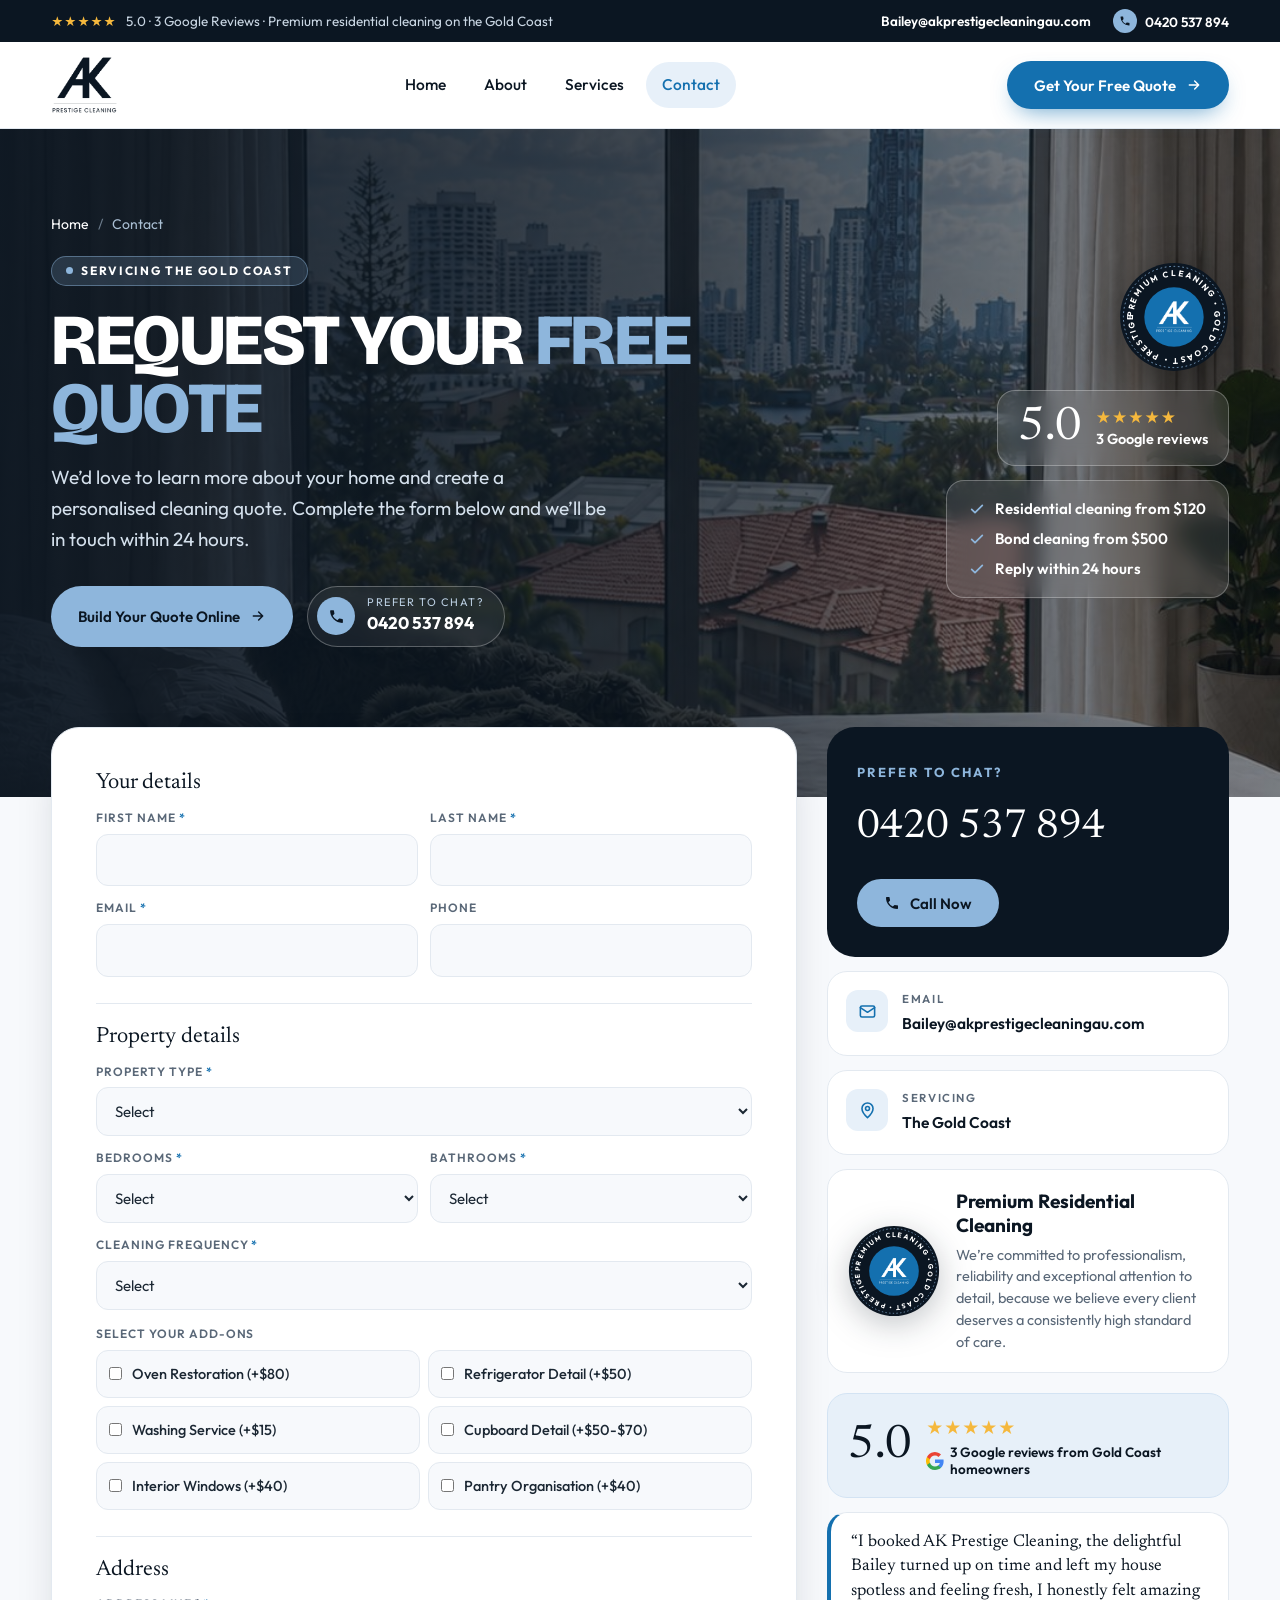
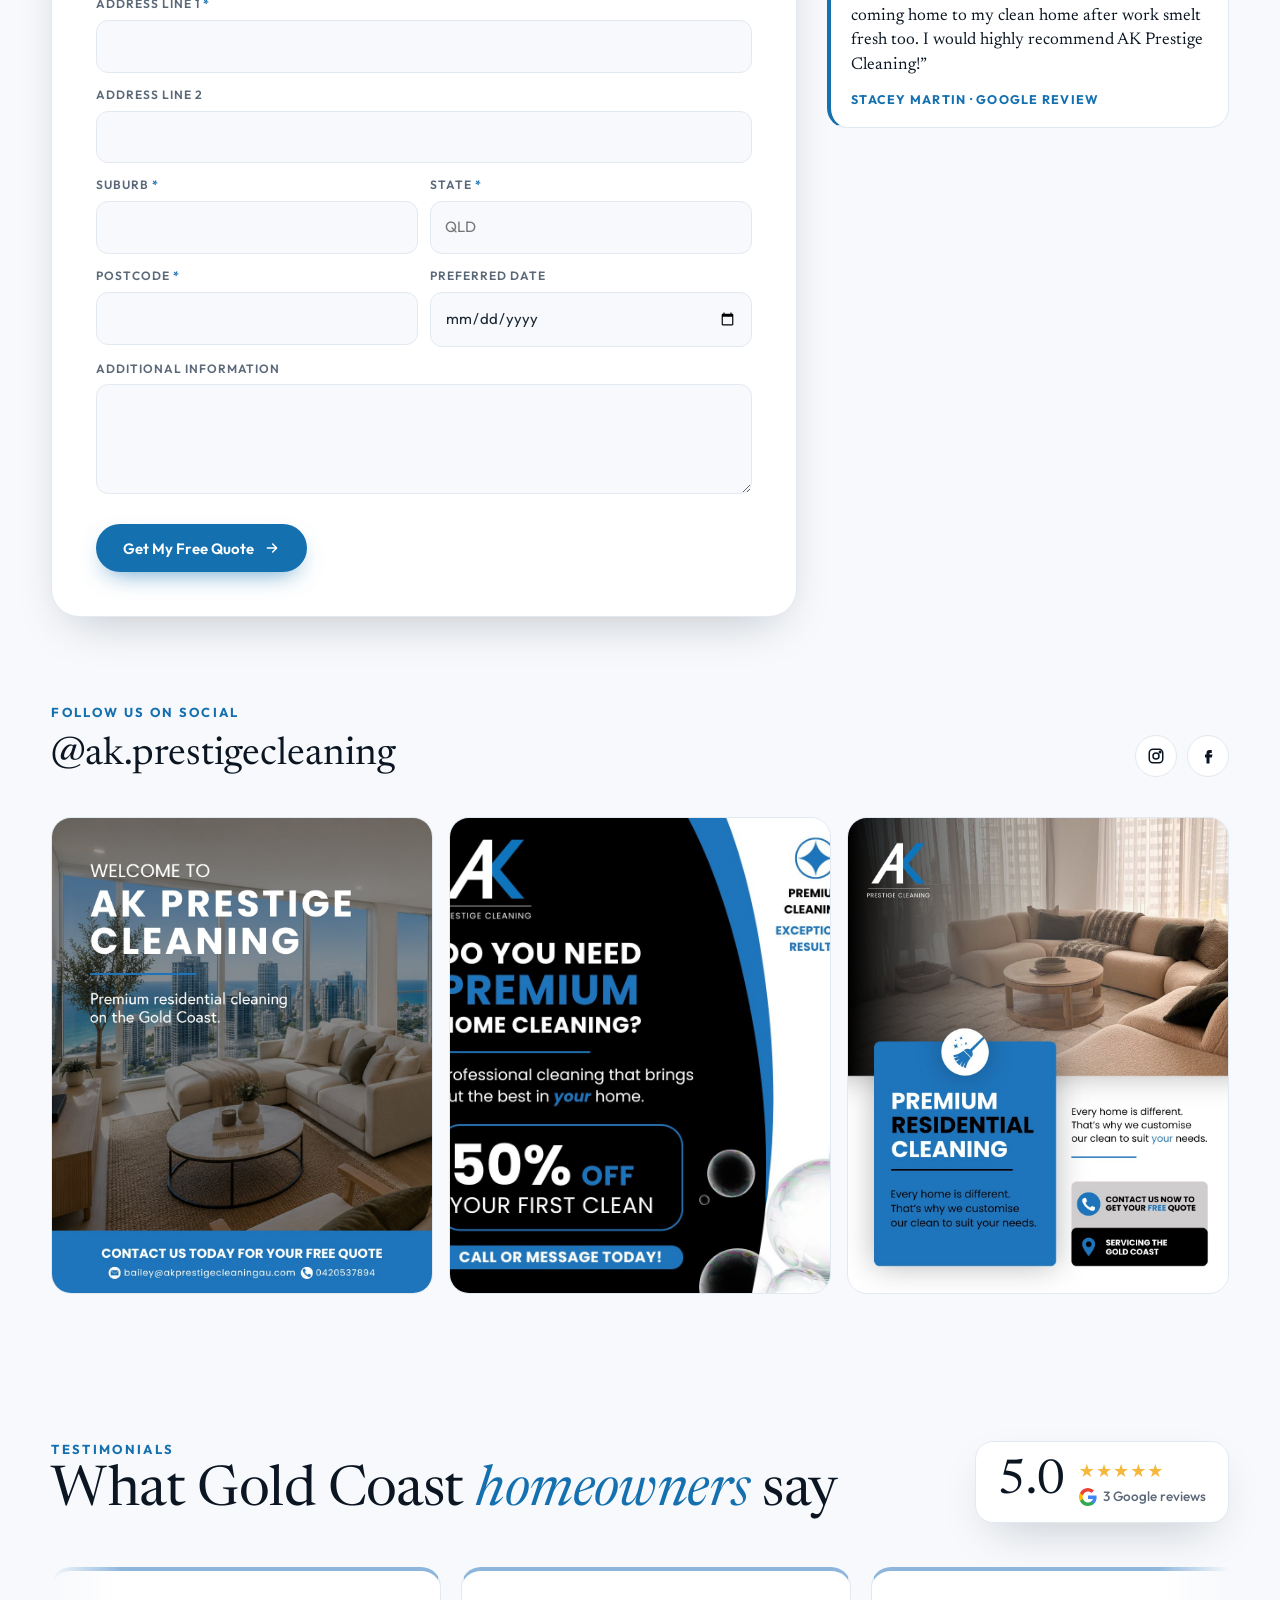
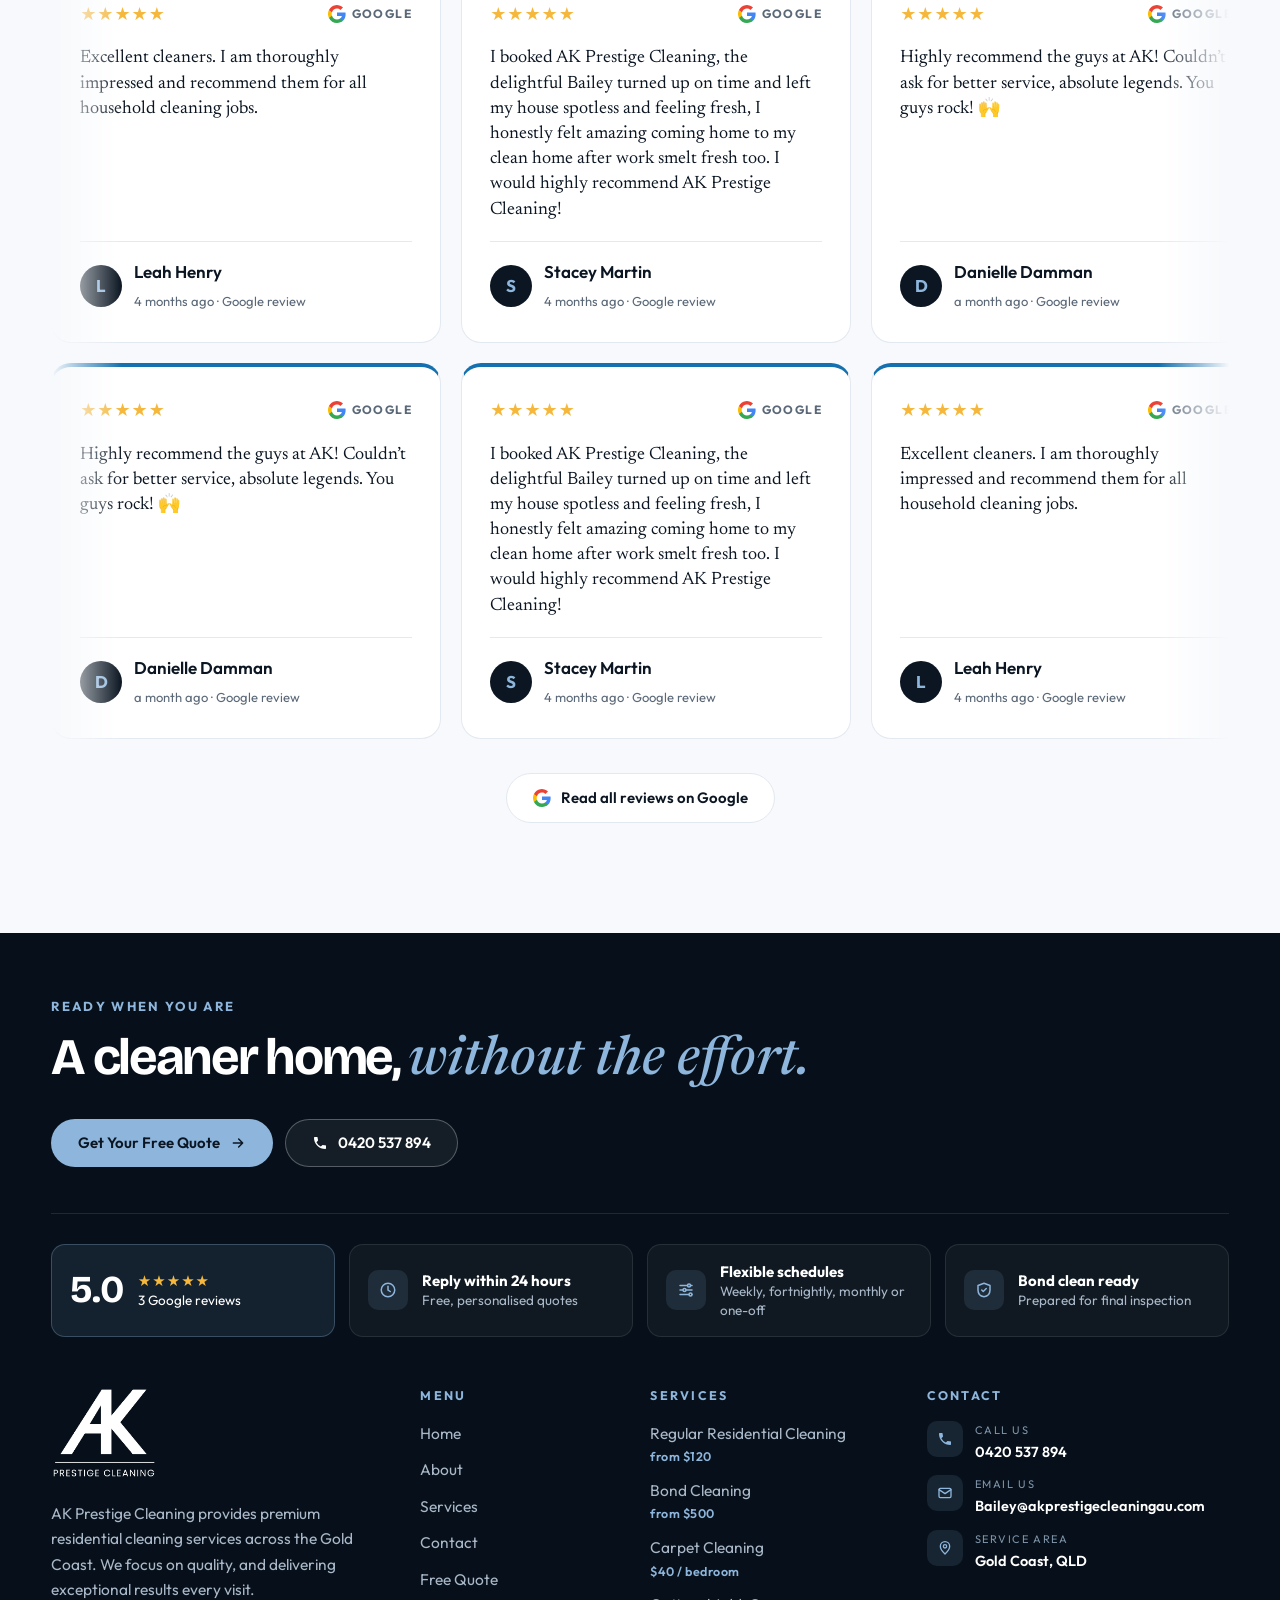
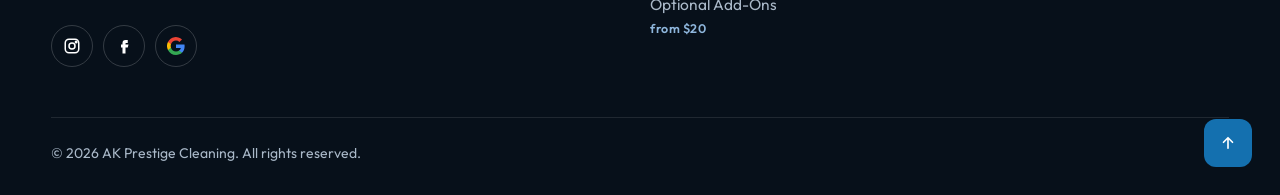
<file: contact.html>
<!DOCTYPE html>
<html lang="en-AU"><head>
<meta charset="utf-8"><meta name="viewport" content="width=device-width,initial-scale=1">
<title>Contact & Free Quote | AK Prestige Cleaning Gold Coast</title>
<meta name="description" content="Request a free, personalised cleaning quote from AK Prestige Cleaning. Call 0420 537 894 or email Bailey@akprestigecleaningau.com.">
<link rel="icon" href="images/favicon.png">
<meta property="og:title" content="Contact & Free Quote | AK Prestige Cleaning Gold Coast"><meta property="og:description" content="Request a free, personalised cleaning quote from AK Prestige Cleaning. Call 0420 537 894 or email Bailey@akprestigecleaningau.com."><meta property="og:image" content="images/hero-lounge.jpg">
<link rel="preconnect" href="https://fonts.googleapis.com"><link rel="preconnect" href="https://fonts.gstatic.com" crossorigin>
<link href="https://fonts.googleapis.com/css2?family=Bricolage+Grotesque:opsz,wght@12..96,600;12..96,700;12..96,800&family=Newsreader:ital,opsz,wght@0,6..72,400;0,6..72,500;1,6..72,400&family=Outfit:wght@400;500;600;700&display=swap" rel="stylesheet">
<link rel="stylesheet" href="assets/css/style.css">
<script type="application/ld+json">{"@context":"https://schema.org","@type":"HouseCleaningService","name":"AK Prestige Cleaning","url":"https://www.akprestigecleaningau.com/","telephone":"0420537894","email":"Bailey@akprestigecleaningau.com","areaServed":"Gold Coast, QLD","image":"images/hero-lounge.jpg","sameAs":["https://www.instagram.com/ak.prestigecleaning/","https://www.facebook.com/profile.php?id=61590385779360"]}</script>
</head><body>
<div class="topbar"><div class="wrap">
  <a class="tb-l tb-stars" href="https://www.google.com/maps/search/AK+Prestige+Cleaning+Gold+Coast" target="_blank" rel="noopener"><span class="st">★★★★★</span> 5.0 &middot; 3 Google Reviews &middot; Premium residential cleaning on the Gold Coast</a>
  <div class="tb-r"><a href="mailto:Bailey@akprestigecleaningau.com" class="tb-l">Bailey@akprestigecleaningau.com</a><a href="tel:0420537894"><span class="ico"><svg viewBox="0 0 24 24" fill="currentColor"><path d="M6.6 10.8a15.1 15.1 0 0 0 6.6 6.6l2.2-2.2a1 1 0 0 1 1-.25 11.4 11.4 0 0 0 3.6.57 1 1 0 0 1 1 1V20a1 1 0 0 1-1 1A17 17 0 0 1 3 4a1 1 0 0 1 1-1h3.5a1 1 0 0 1 1 1c0 1.25.2 2.45.57 3.57a1 1 0 0 1-.25 1z"/></svg></span>0420 537 894</a></div>
</div></div>
<header class="site-header"><div class="wrap">
  <a href="index.html" class="brand" aria-label="AK Prestige Cleaning home"><img src="images/logo-dark.png" alt="AK Prestige Cleaning" width="67" height="58"></a>
  <nav class="nav" aria-label="Main"><a href="index.html">Home</a><a href="about.html">About</a><a href="services.html">Services</a><a href="contact.html" class="active">Contact</a></nav>
  <div class="head-cta">
    <a href="quote.html" class="btn btn-blue">Get Your Free Quote <svg viewBox="0 0 24 24" fill="none" stroke="currentColor" stroke-width="2.2" stroke-linecap="round" stroke-linejoin="round"><path d="M5 12h14M13 6l6 6-6 6"/></svg></a>
    <button class="burger" aria-label="Open menu"><span></span><span></span><span></span></button>
  </div>
</div></header>
<div class="mnav" aria-label="Mobile menu"><button class="close" aria-label="Close menu">&times;</button><a href="index.html">Home</a><a href="about.html">About</a><a href="services.html">Services</a><a href="contact.html">Contact</a>
  <a href="quote.html" class="btn btn-sky">Get Your Free Quote <svg viewBox="0 0 24 24" fill="none" stroke="currentColor" stroke-width="2.2" stroke-linecap="round" stroke-linejoin="round"><path d="M5 12h14M13 6l6 6-6 6"/></svg></a></div>

<section class="ihero ih-contact"><div class="bg" style="background-image:url(images/bedroom.jpg)"></div><div class="wrap">
  <div class="ih-copy rv">
    <div class="crumbs"><a href="index.html">Home</a> <span>/</span> Contact</div>
    <span class="pill loc"><span class="dot"></span>Servicing the Gold Coast</span>
    <h1>Request Your <span>Free Quote</span></h1>
    <p>We&rsquo;d love to learn more about your home and create a personalised cleaning quote. Complete the form below and we&rsquo;ll be in touch within 24 hours.</p>
    <div class="ctas"><a href="quote.html" class="btn btn-sky">Build Your Quote Online <svg viewBox="0 0 24 24" fill="none" stroke="currentColor" stroke-width="2.2" stroke-linecap="round" stroke-linejoin="round"><path d="M5 12h14M13 6l6 6-6 6"/></svg></a>
      <a href="tel:0420537894" class="call-chip"><span class="ic"><svg viewBox="0 0 24 24" fill="currentColor"><path d="M6.6 10.8a15.1 15.1 0 0 0 6.6 6.6l2.2-2.2a1 1 0 0 1 1-.25 11.4 11.4 0 0 0 3.6.57 1 1 0 0 1 1 1V20a1 1 0 0 1-1 1A17 17 0 0 1 3 4a1 1 0 0 1 1-1h3.5a1 1 0 0 1 1 1c0 1.25.2 2.45.57 3.57a1 1 0 0 1-.25 1z"/></svg></span><span><small>Prefer to chat?</small><b>0420 537 894</b></span></a></div>
  </div>
  <aside class="ih-side rv">
    <div class="seal ih-seal" aria-hidden="true"><svg viewBox="0 0 200 200" width="110" height="110">
  <defs><path id="sp" d="M100,100 m-74,0 a74,74 0 1,1 148,0 a74,74 0 1,1 -148,0"/></defs>
  <circle cx="100" cy="100" r="98" fill="#0B1622"/><circle cx="100" cy="100" r="92" fill="none" stroke="#8EB6DC" stroke-width="1.5" stroke-dasharray="3 5"/>
  <circle cx="100" cy="100" r="54" fill="#1470AF"/>
  <text font-family="Outfit,sans-serif" font-weight="700" font-size="15" letter-spacing="3.2" fill="#fff"><textPath href="#sp">PREMIUM CLEANING &#8226; GOLD COAST &#8226; PRESTIGE &#8226;</textPath></text>
  <image href="images/logo-white.png" x="66" y="70" width="68" height="59"/>
</svg></div>
    <a class="glass g" href="https://www.google.com/maps/search/AK+Prestige+Cleaning+Gold+Coast" target="_blank" rel="noopener"><b>5.0</b><span><em class="st">★★★★★</em>3 Google reviews</span></a>
    <div class="glass ih-facts"><span><svg viewBox="0 0 24 24" fill="none" stroke="currentColor" stroke-width="2.6" stroke-linecap="round" stroke-linejoin="round"><path d="m4 12.5 5 5L20 6.5"/></svg> Residential cleaning from $120</span><span><svg viewBox="0 0 24 24" fill="none" stroke="currentColor" stroke-width="2.6" stroke-linecap="round" stroke-linejoin="round"><path d="m4 12.5 5 5L20 6.5"/></svg> Bond cleaning from $500</span><span><svg viewBox="0 0 24 24" fill="none" stroke="currentColor" stroke-width="2.6" stroke-linecap="round" stroke-linejoin="round"><path d="m4 12.5 5 5L20 6.5"/></svg> Reply within 24 hours</span></div>
  </aside>
</div></section>

<section style="padding-bottom:110px"><div class="wrap">
  <div class="contact-wrap">
    <div class="cform rv"><form class="quote-form">
  <h3 class="fsec">Your details</h3>
  <div class="fgrid"><div class="field "><label>First Name <i>*</i></label><input type="text" name="First Name" placeholder="" required></div><div class="field "><label>Last Name <i>*</i></label><input type="text" name="Last Name" placeholder="" required></div><div class="field "><label>Email <i>*</i></label><input type="email" name="Email" placeholder="" required></div><div class="field "><label>Phone</label><input type="tel" name="Phone" placeholder=""></div></div>
  <h3 class="fsec">Property details</h3>
  <div class="fgrid"><div class="field full"><label>Property Type <i>*</i></label><select name="Property Type" required><option value="">Select</option><option>Apartment</option><option>Townhouse</option><option>House</option><option>Other</option></select></div><div class="field "><label>Bedrooms <i>*</i></label><select name="Bedrooms" required><option value="">Select</option><option>1</option><option>2</option><option>3</option><option>4</option><option>5+</option></select></div><div class="field "><label>Bathrooms <i>*</i></label><select name="Bathrooms" required><option value="">Select</option><option>1</option><option>2</option><option>3</option><option>4+</option></select></div><div class="field full"><label>Cleaning Frequency <i>*</i></label><select name="Cleaning Frequency" required><option value="">Select</option><option>One-off Clean</option><option>Weekly</option><option>Fortnightly</option><option>Monthly</option><option>Bond Clean</option><option>Unsure</option></select></div></div>
  <div class="field" style="margin-top:14px"><label>Select Your Add-ons</label><div class="addons"><label><input type="checkbox" name="Add-ons" value="Oven Restoration (+$80)"> Oven Restoration (+$80)</label><label><input type="checkbox" name="Add-ons" value="Refrigerator Detail (+$50)"> Refrigerator Detail (+$50)</label><label><input type="checkbox" name="Add-ons" value="Washing Service (+$15)"> Washing Service (+$15)</label><label><input type="checkbox" name="Add-ons" value="Cupboard Detail (+$50-$70)"> Cupboard Detail (+$50-$70)</label><label><input type="checkbox" name="Add-ons" value="Interior Windows (+$40)"> Interior Windows (+$40)</label><label><input type="checkbox" name="Add-ons" value="Pantry Organisation (+$40)"> Pantry Organisation (+$40)</label></div></div>
  <h3 class="fsec">Address</h3>
  <div class="fgrid"><div class="field full"><label>Address Line 1 <i>*</i></label><input type="text" name="Address Line 1" placeholder="" required></div><div class="field full"><label>Address Line 2</label><input type="text" name="Address Line 2" placeholder=""></div><div class="field "><label>Suburb <i>*</i></label><input type="text" name="Suburb" placeholder="" required></div><div class="field "><label>State <i>*</i></label><input type="text" name="State" placeholder="QLD" required></div><div class="field "><label>Postcode <i>*</i></label><input type="text" name="Postcode" placeholder="" required></div><div class="field "><label>Preferred Date</label><input type="date" name="Preferred Date" placeholder=""></div>
  <div class="field full"><label>Additional Information</label><textarea name="Additional Information"></textarea></div></div>
  <button class="btn btn-blue" type="submit">Get My Free Quote <svg viewBox="0 0 24 24" fill="none" stroke="currentColor" stroke-width="2.2" stroke-linecap="round" stroke-linejoin="round"><path d="M5 12h14M13 6l6 6-6 6"/></svg></button>
  <div class="form-ok">Thanks! Your email app should open with your quote details ready to send to Bailey@akprestigecleaningau.com. You can also call us on 0420 537 894.</div>
</form></div>
    <aside class="cside rv">
      <div class="chat-card"><span class="eyebrow">Prefer to chat?</span><a class="big" href="tel:0420537894">0420 537 894</a>
        <a href="tel:0420537894" class="btn btn-sky"><svg viewBox="0 0 24 24" fill="currentColor"><path d="M6.6 10.8a15.1 15.1 0 0 0 6.6 6.6l2.2-2.2a1 1 0 0 1 1-.25 11.4 11.4 0 0 0 3.6.57 1 1 0 0 1 1 1V20a1 1 0 0 1-1 1A17 17 0 0 1 3 4a1 1 0 0 1 1-1h3.5a1 1 0 0 1 1 1c0 1.25.2 2.45.57 3.57a1 1 0 0 1-.25 1z"/></svg> Call Now</a></div>
      <div class="ibox"><span class="ic"><svg viewBox="0 0 24 24" fill="none" stroke="currentColor" stroke-width="2" stroke-linecap="round" stroke-linejoin="round"><rect x="3" y="5" width="18" height="14" rx="2"/><path d="m3 7 9 6 9-6"/></svg></span><div><small>Email</small><a href="mailto:Bailey@akprestigecleaningau.com">Bailey@akprestigecleaningau.com</a></div></div>
      <div class="ibox"><span class="ic"><svg viewBox="0 0 24 24" fill="none" stroke="currentColor" stroke-width="2" stroke-linecap="round" stroke-linejoin="round"><path d="M12 21s-7-6.2-7-11.5a7 7 0 0 1 14 0C19 14.8 12 21 12 21z"/><circle cx="12" cy="9.5" r="2.5"/></svg></span><div><small>Servicing</small><b>The Gold Coast</b></div></div>
      <div class="ibox promise-box"><div class="promise"><div class="seal" aria-hidden="true"><svg viewBox="0 0 200 200" width="92" height="92">
  <defs><path id="sp" d="M100,100 m-74,0 a74,74 0 1,1 148,0 a74,74 0 1,1 -148,0"/></defs>
  <circle cx="100" cy="100" r="98" fill="#0B1622"/><circle cx="100" cy="100" r="92" fill="none" stroke="#8EB6DC" stroke-width="1.5" stroke-dasharray="3 5"/>
  <circle cx="100" cy="100" r="54" fill="#1470AF"/>
  <text font-family="Outfit,sans-serif" font-weight="700" font-size="15" letter-spacing="3.2" fill="#fff"><textPath href="#sp">PREMIUM CLEANING &#8226; GOLD COAST &#8226; PRESTIGE &#8226;</textPath></text>
  <image href="images/logo-white.png" x="66" y="70" width="68" height="59"/>
</svg></div><div><h3>Premium Residential Cleaning</h3><p>We&rsquo;re committed to professionalism, reliability and exceptional attention to detail, because we believe every client deserves a consistently high standard of care.</p></div></div></div>
      <a class="gbox" href="https://www.google.com/maps/search/AK+Prestige+Cleaning+Gold+Coast" target="_blank" rel="noopener"><b>5.0</b><span><span class="st">★★★★★</span><small><svg viewBox="0 0 24 24" width="18" height="18"><path fill="#4285F4" d="M23.5 12.3c0-.8-.1-1.6-.2-2.3H12v4.5h6.5a5.6 5.6 0 0 1-2.4 3.6v3h3.9c2.2-2.1 3.5-5.1 3.5-8.8z"/><path fill="#34A853" d="M12 24c3.2 0 6-1.1 8-2.9l-3.9-3c-1.1.7-2.5 1.2-4.1 1.2-3.1 0-5.8-2.1-6.7-5H1.3v3.1A12 12 0 0 0 12 24z"/><path fill="#FBBC05" d="M5.3 14.3a7.2 7.2 0 0 1 0-4.6V6.6H1.3a12 12 0 0 0 0 10.8z"/><path fill="#EA4335" d="M12 4.8c1.8 0 3.3.6 4.6 1.8l3.4-3.4A12 12 0 0 0 1.3 6.6l4 3.1c.9-2.9 3.6-4.9 6.7-4.9z"/></svg> 3 Google reviews from Gold Coast homeowners</small></span></a>
<blockquote class="mini-rev"><p>&ldquo;I booked AK Prestige Cleaning, the delightful Bailey turned up on time and left my house spotless and feeling fresh, I honestly felt amazing coming home to my clean home after work smelt fresh too. I would highly recommend AK Prestige Cleaning!&rdquo;</p><cite>Stacey Martin &middot; Google review</cite></blockquote>
    </aside>
  </div>
  <div class="sub-h"><div><span class="eyebrow">Follow us on social</span><h3 style="margin-top:10px">@ak.prestigecleaning</h3></div>
    <div class="socials"><a href="https://www.instagram.com/ak.prestigecleaning/" target="_blank" rel="noopener" aria-label="Instagram"><svg viewBox="0 0 24 24" fill="none" stroke="currentColor" stroke-width="2"><rect x="3" y="3" width="18" height="18" rx="5"/><circle cx="12" cy="12" r="4"/><circle cx="17.5" cy="6.5" r="1" fill="currentColor"/></svg></a><a href="https://www.facebook.com/profile.php?id=61590385779360" target="_blank" rel="noopener" aria-label="Facebook"><svg viewBox="0 0 24 24" fill="currentColor"><path d="M14 8h3V4h-3a4 4 0 0 0-4 4v2H8v4h2v8h4v-8h3l1-4h-4V8.5a.5.5 0 0 1 .5-.5z"/></svg></a></div></div>
  <div class="social-strip">
    <a href="https://www.instagram.com/ak.prestigecleaning/" target="_blank" rel="noopener" class="rv"><img src="images/contact-graphic-3.jpg" alt="Welcome to AK Prestige Cleaning - premium residential cleaning on the Gold Coast" loading="lazy"></a>
    <a href="https://www.instagram.com/ak.prestigecleaning/" target="_blank" rel="noopener" class="rv"><img src="images/contact-graphic-1.jpg" alt="Do you need premium home cleaning? 50% off your first clean" loading="lazy"></a>
    <a href="https://www.instagram.com/ak.prestigecleaning/" target="_blank" rel="noopener" class="rv"><img src="images/contact-graphic-2.jpg" alt="Premium residential cleaning, customised to suit your needs" loading="lazy"></a>
  </div>
</div></section>
<section class="sec reviews" id="reviews"><div class="wrap">
  <div class="rev-head rv"><div><span class="eyebrow">Testimonials</span><h2 class="h-serif">What Gold Coast <em class="accent">homeowners</em> say</h2></div>
    <a class="gsum" href="https://www.google.com/maps/search/AK+Prestige+Cleaning+Gold+Coast" target="_blank" rel="noopener"><b>5.0</b><span><span class="st">★★★★★</span><small><svg viewBox="0 0 24 24" width="18" height="18"><path fill="#4285F4" d="M23.5 12.3c0-.8-.1-1.6-.2-2.3H12v4.5h6.5a5.6 5.6 0 0 1-2.4 3.6v3h3.9c2.2-2.1 3.5-5.1 3.5-8.8z"/><path fill="#34A853" d="M12 24c3.2 0 6-1.1 8-2.9l-3.9-3c-1.1.7-2.5 1.2-4.1 1.2-3.1 0-5.8-2.1-6.7-5H1.3v3.1A12 12 0 0 0 12 24z"/><path fill="#FBBC05" d="M5.3 14.3a7.2 7.2 0 0 1 0-4.6V6.6H1.3a12 12 0 0 0 0 10.8z"/><path fill="#EA4335" d="M12 4.8c1.8 0 3.3.6 4.6 1.8l3.4-3.4A12 12 0 0 0 1.3 6.6l4 3.1c.9-2.9 3.6-4.9 6.7-4.9z"/></svg> 3 Google reviews</small></span></a></div>
  <div class="marq" aria-label="Google reviews">
    <div class="mrow"><div class="mtrack"><article class="rcard"><div class="rc-top"><span class="st">★★★★★</span><span class="rc-g"><svg viewBox="0 0 24 24" width="18" height="18"><path fill="#4285F4" d="M23.5 12.3c0-.8-.1-1.6-.2-2.3H12v4.5h6.5a5.6 5.6 0 0 1-2.4 3.6v3h3.9c2.2-2.1 3.5-5.1 3.5-8.8z"/><path fill="#34A853" d="M12 24c3.2 0 6-1.1 8-2.9l-3.9-3c-1.1.7-2.5 1.2-4.1 1.2-3.1 0-5.8-2.1-6.7-5H1.3v3.1A12 12 0 0 0 12 24z"/><path fill="#FBBC05" d="M5.3 14.3a7.2 7.2 0 0 1 0-4.6V6.6H1.3a12 12 0 0 0 0 10.8z"/><path fill="#EA4335" d="M12 4.8c1.8 0 3.3.6 4.6 1.8l3.4-3.4A12 12 0 0 0 1.3 6.6l4 3.1c.9-2.9 3.6-4.9 6.7-4.9z"/></svg> Google</span></div>
<p>Excellent cleaners. I am thoroughly impressed and recommend them for all household cleaning jobs.</p><div class="rc-who"><span class="rc-av">L</span><div><b>Leah Henry</b><small>4 months ago &middot; Google review</small></div></div></article><article class="rcard"><div class="rc-top"><span class="st">★★★★★</span><span class="rc-g"><svg viewBox="0 0 24 24" width="18" height="18"><path fill="#4285F4" d="M23.5 12.3c0-.8-.1-1.6-.2-2.3H12v4.5h6.5a5.6 5.6 0 0 1-2.4 3.6v3h3.9c2.2-2.1 3.5-5.1 3.5-8.8z"/><path fill="#34A853" d="M12 24c3.2 0 6-1.1 8-2.9l-3.9-3c-1.1.7-2.5 1.2-4.1 1.2-3.1 0-5.8-2.1-6.7-5H1.3v3.1A12 12 0 0 0 12 24z"/><path fill="#FBBC05" d="M5.3 14.3a7.2 7.2 0 0 1 0-4.6V6.6H1.3a12 12 0 0 0 0 10.8z"/><path fill="#EA4335" d="M12 4.8c1.8 0 3.3.6 4.6 1.8l3.4-3.4A12 12 0 0 0 1.3 6.6l4 3.1c.9-2.9 3.6-4.9 6.7-4.9z"/></svg> Google</span></div>
<p>I booked AK Prestige Cleaning, the delightful Bailey turned up on time and left my house spotless and feeling fresh, I honestly felt amazing coming home to my clean home after work smelt fresh too. I would highly recommend AK Prestige Cleaning!</p><div class="rc-who"><span class="rc-av">S</span><div><b>Stacey Martin</b><small>4 months ago &middot; Google review</small></div></div></article><article class="rcard"><div class="rc-top"><span class="st">★★★★★</span><span class="rc-g"><svg viewBox="0 0 24 24" width="18" height="18"><path fill="#4285F4" d="M23.5 12.3c0-.8-.1-1.6-.2-2.3H12v4.5h6.5a5.6 5.6 0 0 1-2.4 3.6v3h3.9c2.2-2.1 3.5-5.1 3.5-8.8z"/><path fill="#34A853" d="M12 24c3.2 0 6-1.1 8-2.9l-3.9-3c-1.1.7-2.5 1.2-4.1 1.2-3.1 0-5.8-2.1-6.7-5H1.3v3.1A12 12 0 0 0 12 24z"/><path fill="#FBBC05" d="M5.3 14.3a7.2 7.2 0 0 1 0-4.6V6.6H1.3a12 12 0 0 0 0 10.8z"/><path fill="#EA4335" d="M12 4.8c1.8 0 3.3.6 4.6 1.8l3.4-3.4A12 12 0 0 0 1.3 6.6l4 3.1c.9-2.9 3.6-4.9 6.7-4.9z"/></svg> Google</span></div>
<p>Highly recommend the guys at AK! Couldn’t ask for better service, absolute legends. You guys rock! 🙌</p><div class="rc-who"><span class="rc-av">D</span><div><b>Danielle Damman</b><small>a month ago &middot; Google review</small></div></div></article><article class="rcard"><div class="rc-top"><span class="st">★★★★★</span><span class="rc-g"><svg viewBox="0 0 24 24" width="18" height="18"><path fill="#4285F4" d="M23.5 12.3c0-.8-.1-1.6-.2-2.3H12v4.5h6.5a5.6 5.6 0 0 1-2.4 3.6v3h3.9c2.2-2.1 3.5-5.1 3.5-8.8z"/><path fill="#34A853" d="M12 24c3.2 0 6-1.1 8-2.9l-3.9-3c-1.1.7-2.5 1.2-4.1 1.2-3.1 0-5.8-2.1-6.7-5H1.3v3.1A12 12 0 0 0 12 24z"/><path fill="#FBBC05" d="M5.3 14.3a7.2 7.2 0 0 1 0-4.6V6.6H1.3a12 12 0 0 0 0 10.8z"/><path fill="#EA4335" d="M12 4.8c1.8 0 3.3.6 4.6 1.8l3.4-3.4A12 12 0 0 0 1.3 6.6l4 3.1c.9-2.9 3.6-4.9 6.7-4.9z"/></svg> Google</span></div>
<p>Excellent cleaners. I am thoroughly impressed and recommend them for all household cleaning jobs.</p><div class="rc-who"><span class="rc-av">L</span><div><b>Leah Henry</b><small>4 months ago &middot; Google review</small></div></div></article><article class="rcard"><div class="rc-top"><span class="st">★★★★★</span><span class="rc-g"><svg viewBox="0 0 24 24" width="18" height="18"><path fill="#4285F4" d="M23.5 12.3c0-.8-.1-1.6-.2-2.3H12v4.5h6.5a5.6 5.6 0 0 1-2.4 3.6v3h3.9c2.2-2.1 3.5-5.1 3.5-8.8z"/><path fill="#34A853" d="M12 24c3.2 0 6-1.1 8-2.9l-3.9-3c-1.1.7-2.5 1.2-4.1 1.2-3.1 0-5.8-2.1-6.7-5H1.3v3.1A12 12 0 0 0 12 24z"/><path fill="#FBBC05" d="M5.3 14.3a7.2 7.2 0 0 1 0-4.6V6.6H1.3a12 12 0 0 0 0 10.8z"/><path fill="#EA4335" d="M12 4.8c1.8 0 3.3.6 4.6 1.8l3.4-3.4A12 12 0 0 0 1.3 6.6l4 3.1c.9-2.9 3.6-4.9 6.7-4.9z"/></svg> Google</span></div>
<p>I booked AK Prestige Cleaning, the delightful Bailey turned up on time and left my house spotless and feeling fresh, I honestly felt amazing coming home to my clean home after work smelt fresh too. I would highly recommend AK Prestige Cleaning!</p><div class="rc-who"><span class="rc-av">S</span><div><b>Stacey Martin</b><small>4 months ago &middot; Google review</small></div></div></article><article class="rcard"><div class="rc-top"><span class="st">★★★★★</span><span class="rc-g"><svg viewBox="0 0 24 24" width="18" height="18"><path fill="#4285F4" d="M23.5 12.3c0-.8-.1-1.6-.2-2.3H12v4.5h6.5a5.6 5.6 0 0 1-2.4 3.6v3h3.9c2.2-2.1 3.5-5.1 3.5-8.8z"/><path fill="#34A853" d="M12 24c3.2 0 6-1.1 8-2.9l-3.9-3c-1.1.7-2.5 1.2-4.1 1.2-3.1 0-5.8-2.1-6.7-5H1.3v3.1A12 12 0 0 0 12 24z"/><path fill="#FBBC05" d="M5.3 14.3a7.2 7.2 0 0 1 0-4.6V6.6H1.3a12 12 0 0 0 0 10.8z"/><path fill="#EA4335" d="M12 4.8c1.8 0 3.3.6 4.6 1.8l3.4-3.4A12 12 0 0 0 1.3 6.6l4 3.1c.9-2.9 3.6-4.9 6.7-4.9z"/></svg> Google</span></div>
<p>Highly recommend the guys at AK! Couldn’t ask for better service, absolute legends. You guys rock! 🙌</p><div class="rc-who"><span class="rc-av">D</span><div><b>Danielle Damman</b><small>a month ago &middot; Google review</small></div></div></article><article class="rcard"><div class="rc-top"><span class="st">★★★★★</span><span class="rc-g"><svg viewBox="0 0 24 24" width="18" height="18"><path fill="#4285F4" d="M23.5 12.3c0-.8-.1-1.6-.2-2.3H12v4.5h6.5a5.6 5.6 0 0 1-2.4 3.6v3h3.9c2.2-2.1 3.5-5.1 3.5-8.8z"/><path fill="#34A853" d="M12 24c3.2 0 6-1.1 8-2.9l-3.9-3c-1.1.7-2.5 1.2-4.1 1.2-3.1 0-5.8-2.1-6.7-5H1.3v3.1A12 12 0 0 0 12 24z"/><path fill="#FBBC05" d="M5.3 14.3a7.2 7.2 0 0 1 0-4.6V6.6H1.3a12 12 0 0 0 0 10.8z"/><path fill="#EA4335" d="M12 4.8c1.8 0 3.3.6 4.6 1.8l3.4-3.4A12 12 0 0 0 1.3 6.6l4 3.1c.9-2.9 3.6-4.9 6.7-4.9z"/></svg> Google</span></div>
<p>Excellent cleaners. I am thoroughly impressed and recommend them for all household cleaning jobs.</p><div class="rc-who"><span class="rc-av">L</span><div><b>Leah Henry</b><small>4 months ago &middot; Google review</small></div></div></article><article class="rcard"><div class="rc-top"><span class="st">★★★★★</span><span class="rc-g"><svg viewBox="0 0 24 24" width="18" height="18"><path fill="#4285F4" d="M23.5 12.3c0-.8-.1-1.6-.2-2.3H12v4.5h6.5a5.6 5.6 0 0 1-2.4 3.6v3h3.9c2.2-2.1 3.5-5.1 3.5-8.8z"/><path fill="#34A853" d="M12 24c3.2 0 6-1.1 8-2.9l-3.9-3c-1.1.7-2.5 1.2-4.1 1.2-3.1 0-5.8-2.1-6.7-5H1.3v3.1A12 12 0 0 0 12 24z"/><path fill="#FBBC05" d="M5.3 14.3a7.2 7.2 0 0 1 0-4.6V6.6H1.3a12 12 0 0 0 0 10.8z"/><path fill="#EA4335" d="M12 4.8c1.8 0 3.3.6 4.6 1.8l3.4-3.4A12 12 0 0 0 1.3 6.6l4 3.1c.9-2.9 3.6-4.9 6.7-4.9z"/></svg> Google</span></div>
<p>I booked AK Prestige Cleaning, the delightful Bailey turned up on time and left my house spotless and feeling fresh, I honestly felt amazing coming home to my clean home after work smelt fresh too. I would highly recommend AK Prestige Cleaning!</p><div class="rc-who"><span class="rc-av">S</span><div><b>Stacey Martin</b><small>4 months ago &middot; Google review</small></div></div></article><article class="rcard"><div class="rc-top"><span class="st">★★★★★</span><span class="rc-g"><svg viewBox="0 0 24 24" width="18" height="18"><path fill="#4285F4" d="M23.5 12.3c0-.8-.1-1.6-.2-2.3H12v4.5h6.5a5.6 5.6 0 0 1-2.4 3.6v3h3.9c2.2-2.1 3.5-5.1 3.5-8.8z"/><path fill="#34A853" d="M12 24c3.2 0 6-1.1 8-2.9l-3.9-3c-1.1.7-2.5 1.2-4.1 1.2-3.1 0-5.8-2.1-6.7-5H1.3v3.1A12 12 0 0 0 12 24z"/><path fill="#FBBC05" d="M5.3 14.3a7.2 7.2 0 0 1 0-4.6V6.6H1.3a12 12 0 0 0 0 10.8z"/><path fill="#EA4335" d="M12 4.8c1.8 0 3.3.6 4.6 1.8l3.4-3.4A12 12 0 0 0 1.3 6.6l4 3.1c.9-2.9 3.6-4.9 6.7-4.9z"/></svg> Google</span></div>
<p>Highly recommend the guys at AK! Couldn’t ask for better service, absolute legends. You guys rock! 🙌</p><div class="rc-who"><span class="rc-av">D</span><div><b>Danielle Damman</b><small>a month ago &middot; Google review</small></div></div></article><article class="rcard"><div class="rc-top"><span class="st">★★★★★</span><span class="rc-g"><svg viewBox="0 0 24 24" width="18" height="18"><path fill="#4285F4" d="M23.5 12.3c0-.8-.1-1.6-.2-2.3H12v4.5h6.5a5.6 5.6 0 0 1-2.4 3.6v3h3.9c2.2-2.1 3.5-5.1 3.5-8.8z"/><path fill="#34A853" d="M12 24c3.2 0 6-1.1 8-2.9l-3.9-3c-1.1.7-2.5 1.2-4.1 1.2-3.1 0-5.8-2.1-6.7-5H1.3v3.1A12 12 0 0 0 12 24z"/><path fill="#FBBC05" d="M5.3 14.3a7.2 7.2 0 0 1 0-4.6V6.6H1.3a12 12 0 0 0 0 10.8z"/><path fill="#EA4335" d="M12 4.8c1.8 0 3.3.6 4.6 1.8l3.4-3.4A12 12 0 0 0 1.3 6.6l4 3.1c.9-2.9 3.6-4.9 6.7-4.9z"/></svg> Google</span></div>
<p>Excellent cleaners. I am thoroughly impressed and recommend them for all household cleaning jobs.</p><div class="rc-who"><span class="rc-av">L</span><div><b>Leah Henry</b><small>4 months ago &middot; Google review</small></div></div></article><article class="rcard"><div class="rc-top"><span class="st">★★★★★</span><span class="rc-g"><svg viewBox="0 0 24 24" width="18" height="18"><path fill="#4285F4" d="M23.5 12.3c0-.8-.1-1.6-.2-2.3H12v4.5h6.5a5.6 5.6 0 0 1-2.4 3.6v3h3.9c2.2-2.1 3.5-5.1 3.5-8.8z"/><path fill="#34A853" d="M12 24c3.2 0 6-1.1 8-2.9l-3.9-3c-1.1.7-2.5 1.2-4.1 1.2-3.1 0-5.8-2.1-6.7-5H1.3v3.1A12 12 0 0 0 12 24z"/><path fill="#FBBC05" d="M5.3 14.3a7.2 7.2 0 0 1 0-4.6V6.6H1.3a12 12 0 0 0 0 10.8z"/><path fill="#EA4335" d="M12 4.8c1.8 0 3.3.6 4.6 1.8l3.4-3.4A12 12 0 0 0 1.3 6.6l4 3.1c.9-2.9 3.6-4.9 6.7-4.9z"/></svg> Google</span></div>
<p>I booked AK Prestige Cleaning, the delightful Bailey turned up on time and left my house spotless and feeling fresh, I honestly felt amazing coming home to my clean home after work smelt fresh too. I would highly recommend AK Prestige Cleaning!</p><div class="rc-who"><span class="rc-av">S</span><div><b>Stacey Martin</b><small>4 months ago &middot; Google review</small></div></div></article><article class="rcard"><div class="rc-top"><span class="st">★★★★★</span><span class="rc-g"><svg viewBox="0 0 24 24" width="18" height="18"><path fill="#4285F4" d="M23.5 12.3c0-.8-.1-1.6-.2-2.3H12v4.5h6.5a5.6 5.6 0 0 1-2.4 3.6v3h3.9c2.2-2.1 3.5-5.1 3.5-8.8z"/><path fill="#34A853" d="M12 24c3.2 0 6-1.1 8-2.9l-3.9-3c-1.1.7-2.5 1.2-4.1 1.2-3.1 0-5.8-2.1-6.7-5H1.3v3.1A12 12 0 0 0 12 24z"/><path fill="#FBBC05" d="M5.3 14.3a7.2 7.2 0 0 1 0-4.6V6.6H1.3a12 12 0 0 0 0 10.8z"/><path fill="#EA4335" d="M12 4.8c1.8 0 3.3.6 4.6 1.8l3.4-3.4A12 12 0 0 0 1.3 6.6l4 3.1c.9-2.9 3.6-4.9 6.7-4.9z"/></svg> Google</span></div>
<p>Highly recommend the guys at AK! Couldn’t ask for better service, absolute legends. You guys rock! 🙌</p><div class="rc-who"><span class="rc-av">D</span><div><b>Danielle Damman</b><small>a month ago &middot; Google review</small></div></div></article></div></div>
    <div class="mrow rev"><div class="mtrack"><article class="rcard"><div class="rc-top"><span class="st">★★★★★</span><span class="rc-g"><svg viewBox="0 0 24 24" width="18" height="18"><path fill="#4285F4" d="M23.5 12.3c0-.8-.1-1.6-.2-2.3H12v4.5h6.5a5.6 5.6 0 0 1-2.4 3.6v3h3.9c2.2-2.1 3.5-5.1 3.5-8.8z"/><path fill="#34A853" d="M12 24c3.2 0 6-1.1 8-2.9l-3.9-3c-1.1.7-2.5 1.2-4.1 1.2-3.1 0-5.8-2.1-6.7-5H1.3v3.1A12 12 0 0 0 12 24z"/><path fill="#FBBC05" d="M5.3 14.3a7.2 7.2 0 0 1 0-4.6V6.6H1.3a12 12 0 0 0 0 10.8z"/><path fill="#EA4335" d="M12 4.8c1.8 0 3.3.6 4.6 1.8l3.4-3.4A12 12 0 0 0 1.3 6.6l4 3.1c.9-2.9 3.6-4.9 6.7-4.9z"/></svg> Google</span></div>
<p>Highly recommend the guys at AK! Couldn’t ask for better service, absolute legends. You guys rock! 🙌</p><div class="rc-who"><span class="rc-av">D</span><div><b>Danielle Damman</b><small>a month ago &middot; Google review</small></div></div></article><article class="rcard"><div class="rc-top"><span class="st">★★★★★</span><span class="rc-g"><svg viewBox="0 0 24 24" width="18" height="18"><path fill="#4285F4" d="M23.5 12.3c0-.8-.1-1.6-.2-2.3H12v4.5h6.5a5.6 5.6 0 0 1-2.4 3.6v3h3.9c2.2-2.1 3.5-5.1 3.5-8.8z"/><path fill="#34A853" d="M12 24c3.2 0 6-1.1 8-2.9l-3.9-3c-1.1.7-2.5 1.2-4.1 1.2-3.1 0-5.8-2.1-6.7-5H1.3v3.1A12 12 0 0 0 12 24z"/><path fill="#FBBC05" d="M5.3 14.3a7.2 7.2 0 0 1 0-4.6V6.6H1.3a12 12 0 0 0 0 10.8z"/><path fill="#EA4335" d="M12 4.8c1.8 0 3.3.6 4.6 1.8l3.4-3.4A12 12 0 0 0 1.3 6.6l4 3.1c.9-2.9 3.6-4.9 6.7-4.9z"/></svg> Google</span></div>
<p>I booked AK Prestige Cleaning, the delightful Bailey turned up on time and left my house spotless and feeling fresh, I honestly felt amazing coming home to my clean home after work smelt fresh too. I would highly recommend AK Prestige Cleaning!</p><div class="rc-who"><span class="rc-av">S</span><div><b>Stacey Martin</b><small>4 months ago &middot; Google review</small></div></div></article><article class="rcard"><div class="rc-top"><span class="st">★★★★★</span><span class="rc-g"><svg viewBox="0 0 24 24" width="18" height="18"><path fill="#4285F4" d="M23.5 12.3c0-.8-.1-1.6-.2-2.3H12v4.5h6.5a5.6 5.6 0 0 1-2.4 3.6v3h3.9c2.2-2.1 3.5-5.1 3.5-8.8z"/><path fill="#34A853" d="M12 24c3.2 0 6-1.1 8-2.9l-3.9-3c-1.1.7-2.5 1.2-4.1 1.2-3.1 0-5.8-2.1-6.7-5H1.3v3.1A12 12 0 0 0 12 24z"/><path fill="#FBBC05" d="M5.3 14.3a7.2 7.2 0 0 1 0-4.6V6.6H1.3a12 12 0 0 0 0 10.8z"/><path fill="#EA4335" d="M12 4.8c1.8 0 3.3.6 4.6 1.8l3.4-3.4A12 12 0 0 0 1.3 6.6l4 3.1c.9-2.9 3.6-4.9 6.7-4.9z"/></svg> Google</span></div>
<p>Excellent cleaners. I am thoroughly impressed and recommend them for all household cleaning jobs.</p><div class="rc-who"><span class="rc-av">L</span><div><b>Leah Henry</b><small>4 months ago &middot; Google review</small></div></div></article><article class="rcard"><div class="rc-top"><span class="st">★★★★★</span><span class="rc-g"><svg viewBox="0 0 24 24" width="18" height="18"><path fill="#4285F4" d="M23.5 12.3c0-.8-.1-1.6-.2-2.3H12v4.5h6.5a5.6 5.6 0 0 1-2.4 3.6v3h3.9c2.2-2.1 3.5-5.1 3.5-8.8z"/><path fill="#34A853" d="M12 24c3.2 0 6-1.1 8-2.9l-3.9-3c-1.1.7-2.5 1.2-4.1 1.2-3.1 0-5.8-2.1-6.7-5H1.3v3.1A12 12 0 0 0 12 24z"/><path fill="#FBBC05" d="M5.3 14.3a7.2 7.2 0 0 1 0-4.6V6.6H1.3a12 12 0 0 0 0 10.8z"/><path fill="#EA4335" d="M12 4.8c1.8 0 3.3.6 4.6 1.8l3.4-3.4A12 12 0 0 0 1.3 6.6l4 3.1c.9-2.9 3.6-4.9 6.7-4.9z"/></svg> Google</span></div>
<p>Highly recommend the guys at AK! Couldn’t ask for better service, absolute legends. You guys rock! 🙌</p><div class="rc-who"><span class="rc-av">D</span><div><b>Danielle Damman</b><small>a month ago &middot; Google review</small></div></div></article><article class="rcard"><div class="rc-top"><span class="st">★★★★★</span><span class="rc-g"><svg viewBox="0 0 24 24" width="18" height="18"><path fill="#4285F4" d="M23.5 12.3c0-.8-.1-1.6-.2-2.3H12v4.5h6.5a5.6 5.6 0 0 1-2.4 3.6v3h3.9c2.2-2.1 3.5-5.1 3.5-8.8z"/><path fill="#34A853" d="M12 24c3.2 0 6-1.1 8-2.9l-3.9-3c-1.1.7-2.5 1.2-4.1 1.2-3.1 0-5.8-2.1-6.7-5H1.3v3.1A12 12 0 0 0 12 24z"/><path fill="#FBBC05" d="M5.3 14.3a7.2 7.2 0 0 1 0-4.6V6.6H1.3a12 12 0 0 0 0 10.8z"/><path fill="#EA4335" d="M12 4.8c1.8 0 3.3.6 4.6 1.8l3.4-3.4A12 12 0 0 0 1.3 6.6l4 3.1c.9-2.9 3.6-4.9 6.7-4.9z"/></svg> Google</span></div>
<p>I booked AK Prestige Cleaning, the delightful Bailey turned up on time and left my house spotless and feeling fresh, I honestly felt amazing coming home to my clean home after work smelt fresh too. I would highly recommend AK Prestige Cleaning!</p><div class="rc-who"><span class="rc-av">S</span><div><b>Stacey Martin</b><small>4 months ago &middot; Google review</small></div></div></article><article class="rcard"><div class="rc-top"><span class="st">★★★★★</span><span class="rc-g"><svg viewBox="0 0 24 24" width="18" height="18"><path fill="#4285F4" d="M23.5 12.3c0-.8-.1-1.6-.2-2.3H12v4.5h6.5a5.6 5.6 0 0 1-2.4 3.6v3h3.9c2.2-2.1 3.5-5.1 3.5-8.8z"/><path fill="#34A853" d="M12 24c3.2 0 6-1.1 8-2.9l-3.9-3c-1.1.7-2.5 1.2-4.1 1.2-3.1 0-5.8-2.1-6.7-5H1.3v3.1A12 12 0 0 0 12 24z"/><path fill="#FBBC05" d="M5.3 14.3a7.2 7.2 0 0 1 0-4.6V6.6H1.3a12 12 0 0 0 0 10.8z"/><path fill="#EA4335" d="M12 4.8c1.8 0 3.3.6 4.6 1.8l3.4-3.4A12 12 0 0 0 1.3 6.6l4 3.1c.9-2.9 3.6-4.9 6.7-4.9z"/></svg> Google</span></div>
<p>Excellent cleaners. I am thoroughly impressed and recommend them for all household cleaning jobs.</p><div class="rc-who"><span class="rc-av">L</span><div><b>Leah Henry</b><small>4 months ago &middot; Google review</small></div></div></article><article class="rcard"><div class="rc-top"><span class="st">★★★★★</span><span class="rc-g"><svg viewBox="0 0 24 24" width="18" height="18"><path fill="#4285F4" d="M23.5 12.3c0-.8-.1-1.6-.2-2.3H12v4.5h6.5a5.6 5.6 0 0 1-2.4 3.6v3h3.9c2.2-2.1 3.5-5.1 3.5-8.8z"/><path fill="#34A853" d="M12 24c3.2 0 6-1.1 8-2.9l-3.9-3c-1.1.7-2.5 1.2-4.1 1.2-3.1 0-5.8-2.1-6.7-5H1.3v3.1A12 12 0 0 0 12 24z"/><path fill="#FBBC05" d="M5.3 14.3a7.2 7.2 0 0 1 0-4.6V6.6H1.3a12 12 0 0 0 0 10.8z"/><path fill="#EA4335" d="M12 4.8c1.8 0 3.3.6 4.6 1.8l3.4-3.4A12 12 0 0 0 1.3 6.6l4 3.1c.9-2.9 3.6-4.9 6.7-4.9z"/></svg> Google</span></div>
<p>Highly recommend the guys at AK! Couldn’t ask for better service, absolute legends. You guys rock! 🙌</p><div class="rc-who"><span class="rc-av">D</span><div><b>Danielle Damman</b><small>a month ago &middot; Google review</small></div></div></article><article class="rcard"><div class="rc-top"><span class="st">★★★★★</span><span class="rc-g"><svg viewBox="0 0 24 24" width="18" height="18"><path fill="#4285F4" d="M23.5 12.3c0-.8-.1-1.6-.2-2.3H12v4.5h6.5a5.6 5.6 0 0 1-2.4 3.6v3h3.9c2.2-2.1 3.5-5.1 3.5-8.8z"/><path fill="#34A853" d="M12 24c3.2 0 6-1.1 8-2.9l-3.9-3c-1.1.7-2.5 1.2-4.1 1.2-3.1 0-5.8-2.1-6.7-5H1.3v3.1A12 12 0 0 0 12 24z"/><path fill="#FBBC05" d="M5.3 14.3a7.2 7.2 0 0 1 0-4.6V6.6H1.3a12 12 0 0 0 0 10.8z"/><path fill="#EA4335" d="M12 4.8c1.8 0 3.3.6 4.6 1.8l3.4-3.4A12 12 0 0 0 1.3 6.6l4 3.1c.9-2.9 3.6-4.9 6.7-4.9z"/></svg> Google</span></div>
<p>I booked AK Prestige Cleaning, the delightful Bailey turned up on time and left my house spotless and feeling fresh, I honestly felt amazing coming home to my clean home after work smelt fresh too. I would highly recommend AK Prestige Cleaning!</p><div class="rc-who"><span class="rc-av">S</span><div><b>Stacey Martin</b><small>4 months ago &middot; Google review</small></div></div></article><article class="rcard"><div class="rc-top"><span class="st">★★★★★</span><span class="rc-g"><svg viewBox="0 0 24 24" width="18" height="18"><path fill="#4285F4" d="M23.5 12.3c0-.8-.1-1.6-.2-2.3H12v4.5h6.5a5.6 5.6 0 0 1-2.4 3.6v3h3.9c2.2-2.1 3.5-5.1 3.5-8.8z"/><path fill="#34A853" d="M12 24c3.2 0 6-1.1 8-2.9l-3.9-3c-1.1.7-2.5 1.2-4.1 1.2-3.1 0-5.8-2.1-6.7-5H1.3v3.1A12 12 0 0 0 12 24z"/><path fill="#FBBC05" d="M5.3 14.3a7.2 7.2 0 0 1 0-4.6V6.6H1.3a12 12 0 0 0 0 10.8z"/><path fill="#EA4335" d="M12 4.8c1.8 0 3.3.6 4.6 1.8l3.4-3.4A12 12 0 0 0 1.3 6.6l4 3.1c.9-2.9 3.6-4.9 6.7-4.9z"/></svg> Google</span></div>
<p>Excellent cleaners. I am thoroughly impressed and recommend them for all household cleaning jobs.</p><div class="rc-who"><span class="rc-av">L</span><div><b>Leah Henry</b><small>4 months ago &middot; Google review</small></div></div></article><article class="rcard"><div class="rc-top"><span class="st">★★★★★</span><span class="rc-g"><svg viewBox="0 0 24 24" width="18" height="18"><path fill="#4285F4" d="M23.5 12.3c0-.8-.1-1.6-.2-2.3H12v4.5h6.5a5.6 5.6 0 0 1-2.4 3.6v3h3.9c2.2-2.1 3.5-5.1 3.5-8.8z"/><path fill="#34A853" d="M12 24c3.2 0 6-1.1 8-2.9l-3.9-3c-1.1.7-2.5 1.2-4.1 1.2-3.1 0-5.8-2.1-6.7-5H1.3v3.1A12 12 0 0 0 12 24z"/><path fill="#FBBC05" d="M5.3 14.3a7.2 7.2 0 0 1 0-4.6V6.6H1.3a12 12 0 0 0 0 10.8z"/><path fill="#EA4335" d="M12 4.8c1.8 0 3.3.6 4.6 1.8l3.4-3.4A12 12 0 0 0 1.3 6.6l4 3.1c.9-2.9 3.6-4.9 6.7-4.9z"/></svg> Google</span></div>
<p>Highly recommend the guys at AK! Couldn’t ask for better service, absolute legends. You guys rock! 🙌</p><div class="rc-who"><span class="rc-av">D</span><div><b>Danielle Damman</b><small>a month ago &middot; Google review</small></div></div></article><article class="rcard"><div class="rc-top"><span class="st">★★★★★</span><span class="rc-g"><svg viewBox="0 0 24 24" width="18" height="18"><path fill="#4285F4" d="M23.5 12.3c0-.8-.1-1.6-.2-2.3H12v4.5h6.5a5.6 5.6 0 0 1-2.4 3.6v3h3.9c2.2-2.1 3.5-5.1 3.5-8.8z"/><path fill="#34A853" d="M12 24c3.2 0 6-1.1 8-2.9l-3.9-3c-1.1.7-2.5 1.2-4.1 1.2-3.1 0-5.8-2.1-6.7-5H1.3v3.1A12 12 0 0 0 12 24z"/><path fill="#FBBC05" d="M5.3 14.3a7.2 7.2 0 0 1 0-4.6V6.6H1.3a12 12 0 0 0 0 10.8z"/><path fill="#EA4335" d="M12 4.8c1.8 0 3.3.6 4.6 1.8l3.4-3.4A12 12 0 0 0 1.3 6.6l4 3.1c.9-2.9 3.6-4.9 6.7-4.9z"/></svg> Google</span></div>
<p>I booked AK Prestige Cleaning, the delightful Bailey turned up on time and left my house spotless and feeling fresh, I honestly felt amazing coming home to my clean home after work smelt fresh too. I would highly recommend AK Prestige Cleaning!</p><div class="rc-who"><span class="rc-av">S</span><div><b>Stacey Martin</b><small>4 months ago &middot; Google review</small></div></div></article><article class="rcard"><div class="rc-top"><span class="st">★★★★★</span><span class="rc-g"><svg viewBox="0 0 24 24" width="18" height="18"><path fill="#4285F4" d="M23.5 12.3c0-.8-.1-1.6-.2-2.3H12v4.5h6.5a5.6 5.6 0 0 1-2.4 3.6v3h3.9c2.2-2.1 3.5-5.1 3.5-8.8z"/><path fill="#34A853" d="M12 24c3.2 0 6-1.1 8-2.9l-3.9-3c-1.1.7-2.5 1.2-4.1 1.2-3.1 0-5.8-2.1-6.7-5H1.3v3.1A12 12 0 0 0 12 24z"/><path fill="#FBBC05" d="M5.3 14.3a7.2 7.2 0 0 1 0-4.6V6.6H1.3a12 12 0 0 0 0 10.8z"/><path fill="#EA4335" d="M12 4.8c1.8 0 3.3.6 4.6 1.8l3.4-3.4A12 12 0 0 0 1.3 6.6l4 3.1c.9-2.9 3.6-4.9 6.7-4.9z"/></svg> Google</span></div>
<p>Excellent cleaners. I am thoroughly impressed and recommend them for all household cleaning jobs.</p><div class="rc-who"><span class="rc-av">L</span><div><b>Leah Henry</b><small>4 months ago &middot; Google review</small></div></div></article></div></div>
  </div>
  <p class="marq-cta rv"><a href="https://www.google.com/maps/search/AK+Prestige+Cleaning+Gold+Coast" target="_blank" rel="noopener" class="btn btn-ghost"><svg viewBox="0 0 24 24" width="18" height="18"><path fill="#4285F4" d="M23.5 12.3c0-.8-.1-1.6-.2-2.3H12v4.5h6.5a5.6 5.6 0 0 1-2.4 3.6v3h3.9c2.2-2.1 3.5-5.1 3.5-8.8z"/><path fill="#34A853" d="M12 24c3.2 0 6-1.1 8-2.9l-3.9-3c-1.1.7-2.5 1.2-4.1 1.2-3.1 0-5.8-2.1-6.7-5H1.3v3.1A12 12 0 0 0 12 24z"/><path fill="#FBBC05" d="M5.3 14.3a7.2 7.2 0 0 1 0-4.6V6.6H1.3a12 12 0 0 0 0 10.8z"/><path fill="#EA4335" d="M12 4.8c1.8 0 3.3.6 4.6 1.8l3.4-3.4A12 12 0 0 0 1.3 6.6l4 3.1c.9-2.9 3.6-4.9 6.7-4.9z"/></svg> Read all reviews on Google</a></p>
</div></section>

<footer class="site-footer">
  <div class="wrap">
    <div class="f-cta">
      <div><span class="eyebrow on-dark">Ready when you are</span><h2>A cleaner home, <em>without the effort.</em></h2></div>
      <div class="f-cta-r"><a href="quote.html" class="btn btn-sky">Get Your Free Quote <svg viewBox="0 0 24 24" fill="none" stroke="currentColor" stroke-width="2.2" stroke-linecap="round" stroke-linejoin="round"><path d="M5 12h14M13 6l6 6-6 6"/></svg></a><a href="tel:0420537894" class="btn btn-ghost-dark"><svg viewBox="0 0 24 24" fill="currentColor"><path d="M6.6 10.8a15.1 15.1 0 0 0 6.6 6.6l2.2-2.2a1 1 0 0 1 1-.25 11.4 11.4 0 0 0 3.6.57 1 1 0 0 1 1 1V20a1 1 0 0 1-1 1A17 17 0 0 1 3 4a1 1 0 0 1 1-1h3.5a1 1 0 0 1 1 1c0 1.25.2 2.45.57 3.57a1 1 0 0 1-.25 1z"/></svg> 0420 537 894</a></div>
    </div>
    <div class="f-badges">
      <a class="fb g" href="https://www.google.com/maps/search/AK+Prestige+Cleaning+Gold+Coast" target="_blank" rel="noopener"><b>5.0</b><span><em class="st">★★★★★</em>3 Google reviews</span></a>
      <div class="fb"><span class="fi"><svg viewBox="0 0 24 24" fill="none" stroke="currentColor" stroke-width="2" stroke-linecap="round"><circle cx="12" cy="12" r="9"/><path d="M12 7v5l3 2"/></svg></span><span><strong>Reply within 24 hours</strong>Free, personalised quotes</span></div>
      <div class="fb"><span class="fi"><svg viewBox="0 0 24 24" fill="none" stroke="currentColor" stroke-width="2" stroke-linecap="round"><path d="M4 6h10M18 6h2M4 12h4M12 12h8M4 18h12M20 18h0"/><circle cx="16" cy="6" r="2"/><circle cx="10" cy="12" r="2"/><circle cx="18" cy="18" r="2"/></svg></span><span><strong>Flexible schedules</strong>Weekly, fortnightly, monthly or one-off</span></div>
      <div class="fb"><span class="fi"><svg viewBox="0 0 24 24" fill="none" stroke="currentColor" stroke-width="2" stroke-linecap="round" stroke-linejoin="round"><path d="M12 3 4 6v6c0 5 3.4 8.4 8 9 4.6-.6 8-4 8-9V6z"/><path d="m9 12 2 2 4-4"/></svg></span><span><strong>Bond clean ready</strong>Prepared for final inspection</span></div>
    </div>
    <div class="fgrid4">
      <div>
        <img class="flogo" src="images/logo-white.png" alt="AK Prestige Cleaning" width="106" height="92">
        <p>AK Prestige Cleaning provides premium residential cleaning services across the Gold Coast. We focus on quality, and delivering exceptional results every visit.</p>
        <div class="socials" style="margin-top:22px"><a href="https://www.instagram.com/ak.prestigecleaning/" target="_blank" rel="noopener" aria-label="Instagram"><svg viewBox="0 0 24 24" fill="none" stroke="currentColor" stroke-width="2"><rect x="3" y="3" width="18" height="18" rx="5"/><circle cx="12" cy="12" r="4"/><circle cx="17.5" cy="6.5" r="1" fill="currentColor"/></svg></a><a href="https://www.facebook.com/profile.php?id=61590385779360" target="_blank" rel="noopener" aria-label="Facebook"><svg viewBox="0 0 24 24" fill="currentColor"><path d="M14 8h3V4h-3a4 4 0 0 0-4 4v2H8v4h2v8h4v-8h3l1-4h-4V8.5a.5.5 0 0 1 .5-.5z"/></svg></a><a href="https://www.google.com/maps/search/AK+Prestige+Cleaning+Gold+Coast" target="_blank" rel="noopener" aria-label="Google reviews"><svg viewBox="0 0 24 24" width="18" height="18"><path fill="#4285F4" d="M23.5 12.3c0-.8-.1-1.6-.2-2.3H12v4.5h6.5a5.6 5.6 0 0 1-2.4 3.6v3h3.9c2.2-2.1 3.5-5.1 3.5-8.8z"/><path fill="#34A853" d="M12 24c3.2 0 6-1.1 8-2.9l-3.9-3c-1.1.7-2.5 1.2-4.1 1.2-3.1 0-5.8-2.1-6.7-5H1.3v3.1A12 12 0 0 0 12 24z"/><path fill="#FBBC05" d="M5.3 14.3a7.2 7.2 0 0 1 0-4.6V6.6H1.3a12 12 0 0 0 0 10.8z"/><path fill="#EA4335" d="M12 4.8c1.8 0 3.3.6 4.6 1.8l3.4-3.4A12 12 0 0 0 1.3 6.6l4 3.1c.9-2.9 3.6-4.9 6.7-4.9z"/></svg></a></div>
      </div>
      <div><h4>Menu</h4><ul><li><a href="index.html">Home</a></li><li><a href="about.html">About</a></li><li><a href="services.html">Services</a></li><li><a href="contact.html">Contact</a></li><li><a href="quote.html">Free Quote</a></li></ul></div>
      <div><h4>Services</h4><ul class="f-prices">
        <li><a href="services.html#residential">Regular Residential Cleaning</a><span>from $120</span></li>
        <li><a href="services.html#bond">Bond Cleaning</a><span>from $500</span></li>
        <li><a href="services.html#carpet">Carpet Cleaning</a><span>$40 / bedroom</span></li>
        <li><a href="services.html#addons">Optional Add-Ons</a><span>from $20</span></li></ul></div>
      <div><h4>Contact</h4><ul class="fcontact">
        <li><span class="ic"><svg viewBox="0 0 24 24" fill="currentColor"><path d="M6.6 10.8a15.1 15.1 0 0 0 6.6 6.6l2.2-2.2a1 1 0 0 1 1-.25 11.4 11.4 0 0 0 3.6.57 1 1 0 0 1 1 1V20a1 1 0 0 1-1 1A17 17 0 0 1 3 4a1 1 0 0 1 1-1h3.5a1 1 0 0 1 1 1c0 1.25.2 2.45.57 3.57a1 1 0 0 1-.25 1z"/></svg></span><div><small>Call us</small><b><a href="tel:0420537894">0420 537 894</a></b></div></li>
        <li><span class="ic"><svg viewBox="0 0 24 24" fill="none" stroke="currentColor" stroke-width="2" stroke-linecap="round" stroke-linejoin="round"><rect x="3" y="5" width="18" height="14" rx="2"/><path d="m3 7 9 6 9-6"/></svg></span><div><small>Email us</small><b><a href="mailto:Bailey@akprestigecleaningau.com">Bailey@akprestigecleaningau.com</a></b></div></li>
        <li><span class="ic"><svg viewBox="0 0 24 24" fill="none" stroke="currentColor" stroke-width="2" stroke-linecap="round" stroke-linejoin="round"><path d="M12 21s-7-6.2-7-11.5a7 7 0 0 1 14 0C19 14.8 12 21 12 21z"/><circle cx="12" cy="9.5" r="2.5"/></svg></span><div><small>Service area</small><b>Gold Coast, QLD</b></div></li></ul></div>
    </div>
    <div class="fbottom"><span>&copy; <span id="yr">2026</span> AK Prestige Cleaning. All rights reserved.</span></div>
  </div>
  <button class="totop" aria-label="Back to top" onclick="window.scrollTo({top:0,behavior:'smooth'})"><svg viewBox="0 0 24 24" fill="none" stroke="currentColor" stroke-width="2.2" stroke-linecap="round" stroke-linejoin="round"><path d="M5 12h14M13 6l6 6-6 6"/></svg></button>
</footer>
<div class="rtoast" id="rtoast" role="status" aria-live="polite" hidden>
  <button class="rt-x" aria-label="Close review">&times;</button>
  <div class="rt-top"><span class="rt-av"></span><div><b class="rt-name"></b><small><span class="st">★★★★★</span> <span class="rt-when"></span></small></div><span class="rt-g"><svg viewBox="0 0 24 24" width="18" height="18"><path fill="#4285F4" d="M23.5 12.3c0-.8-.1-1.6-.2-2.3H12v4.5h6.5a5.6 5.6 0 0 1-2.4 3.6v3h3.9c2.2-2.1 3.5-5.1 3.5-8.8z"/><path fill="#34A853" d="M12 24c3.2 0 6-1.1 8-2.9l-3.9-3c-1.1.7-2.5 1.2-4.1 1.2-3.1 0-5.8-2.1-6.7-5H1.3v3.1A12 12 0 0 0 12 24z"/><path fill="#FBBC05" d="M5.3 14.3a7.2 7.2 0 0 1 0-4.6V6.6H1.3a12 12 0 0 0 0 10.8z"/><path fill="#EA4335" d="M12 4.8c1.8 0 3.3.6 4.6 1.8l3.4-3.4A12 12 0 0 0 1.3 6.6l4 3.1c.9-2.9 3.6-4.9 6.7-4.9z"/></svg></span></div>
  <p class="rt-text"></p>
  <a class="rt-link" href="https://www.google.com/maps/search/AK+Prestige+Cleaning+Gold+Coast" target="_blank" rel="noopener">5.0 on Google &middot; 3 reviews &rarr;</a>
</div>
<script>window.AK_REVIEWS=[{"n": "Leah Henry", "w": "4 months ago", "t": "Excellent cleaners. I am thoroughly impressed and recommend them for all household cleaning jobs."}, {"n": "Stacey Martin", "w": "4 months ago", "t": "I booked AK Prestige Cleaning, the delightful Bailey turned up on time and left my house spotless and feeling fresh, I honestly felt amazing coming home to my clean home after work smelt fresh too. I would highly recommend AK Prestige Cleaning!"}, {"n": "Danielle Damman", "w": "a month ago", "t": "Highly recommend the guys at AK! Couldn\u2019t ask for better service, absolute legends. You guys rock! \ud83d\ude4c"}];</script>
<script src="assets/js/main.js"></script>
</body></html>
</file>
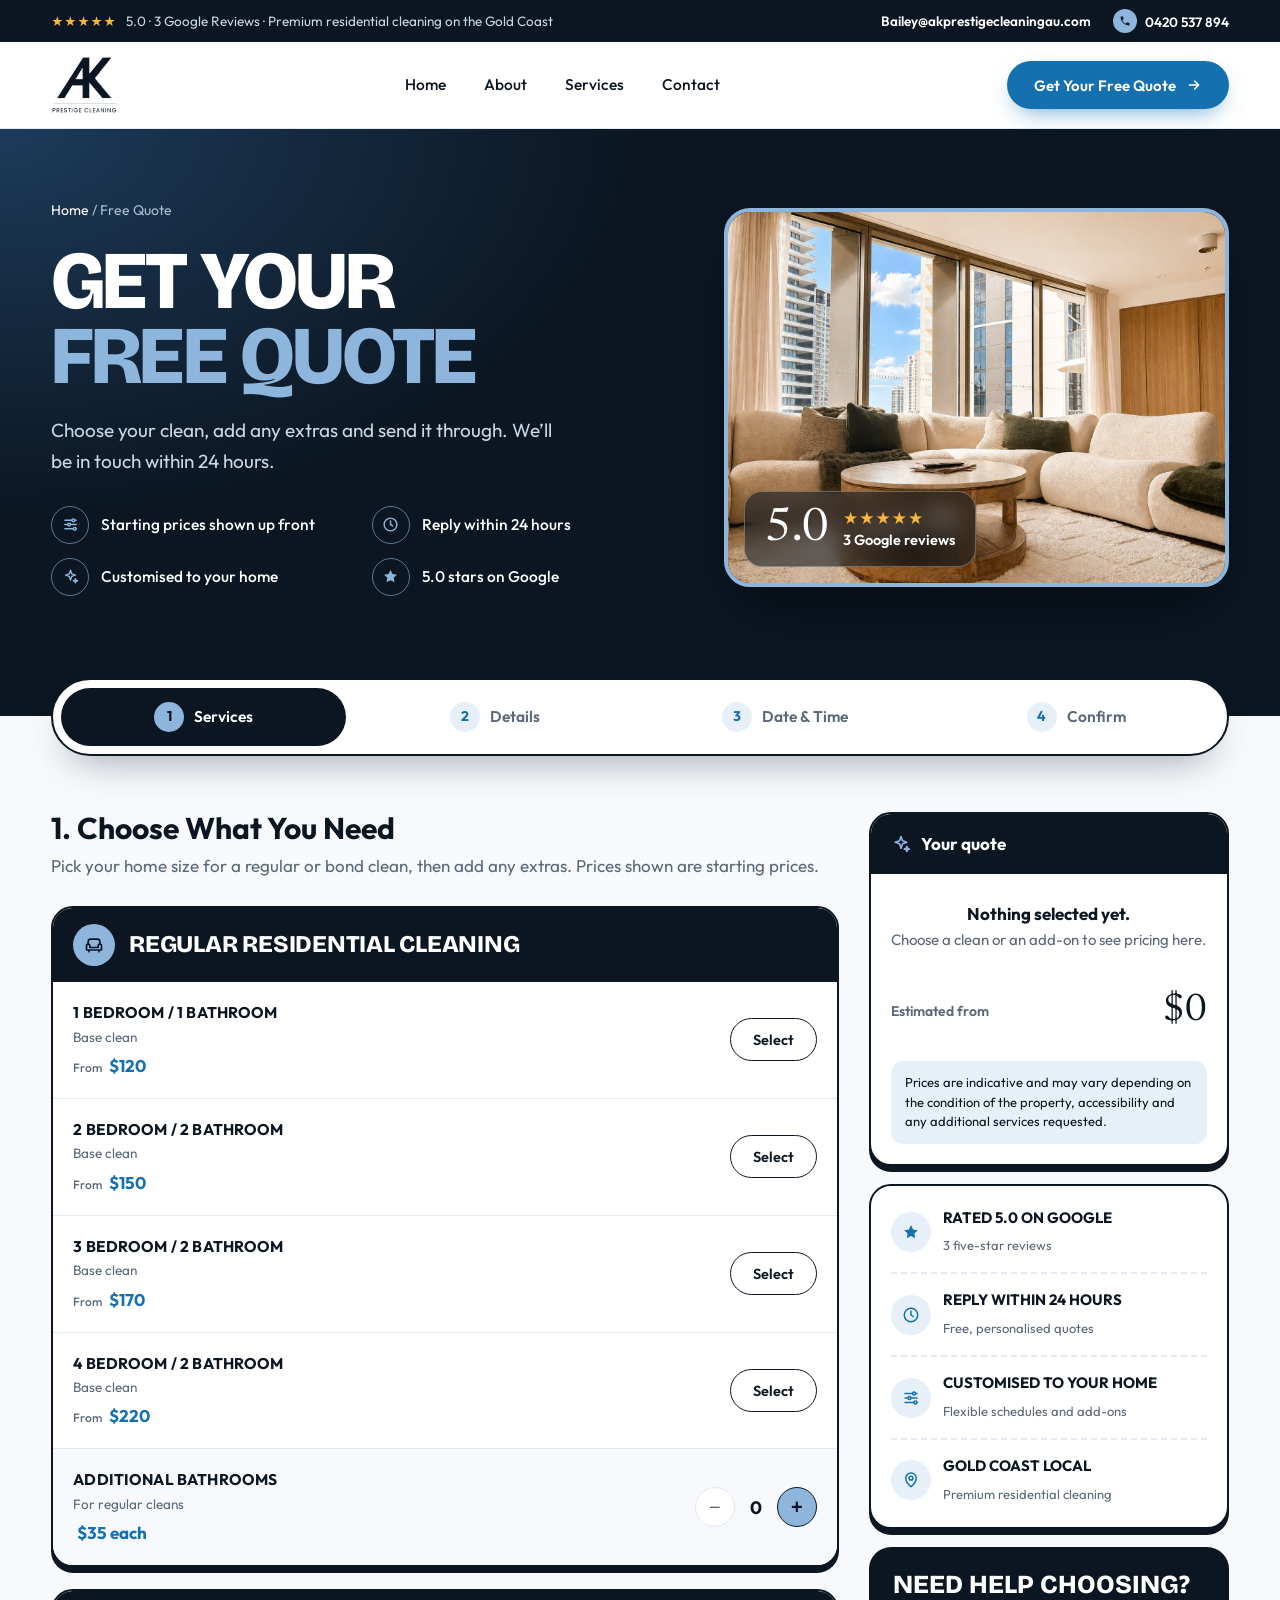
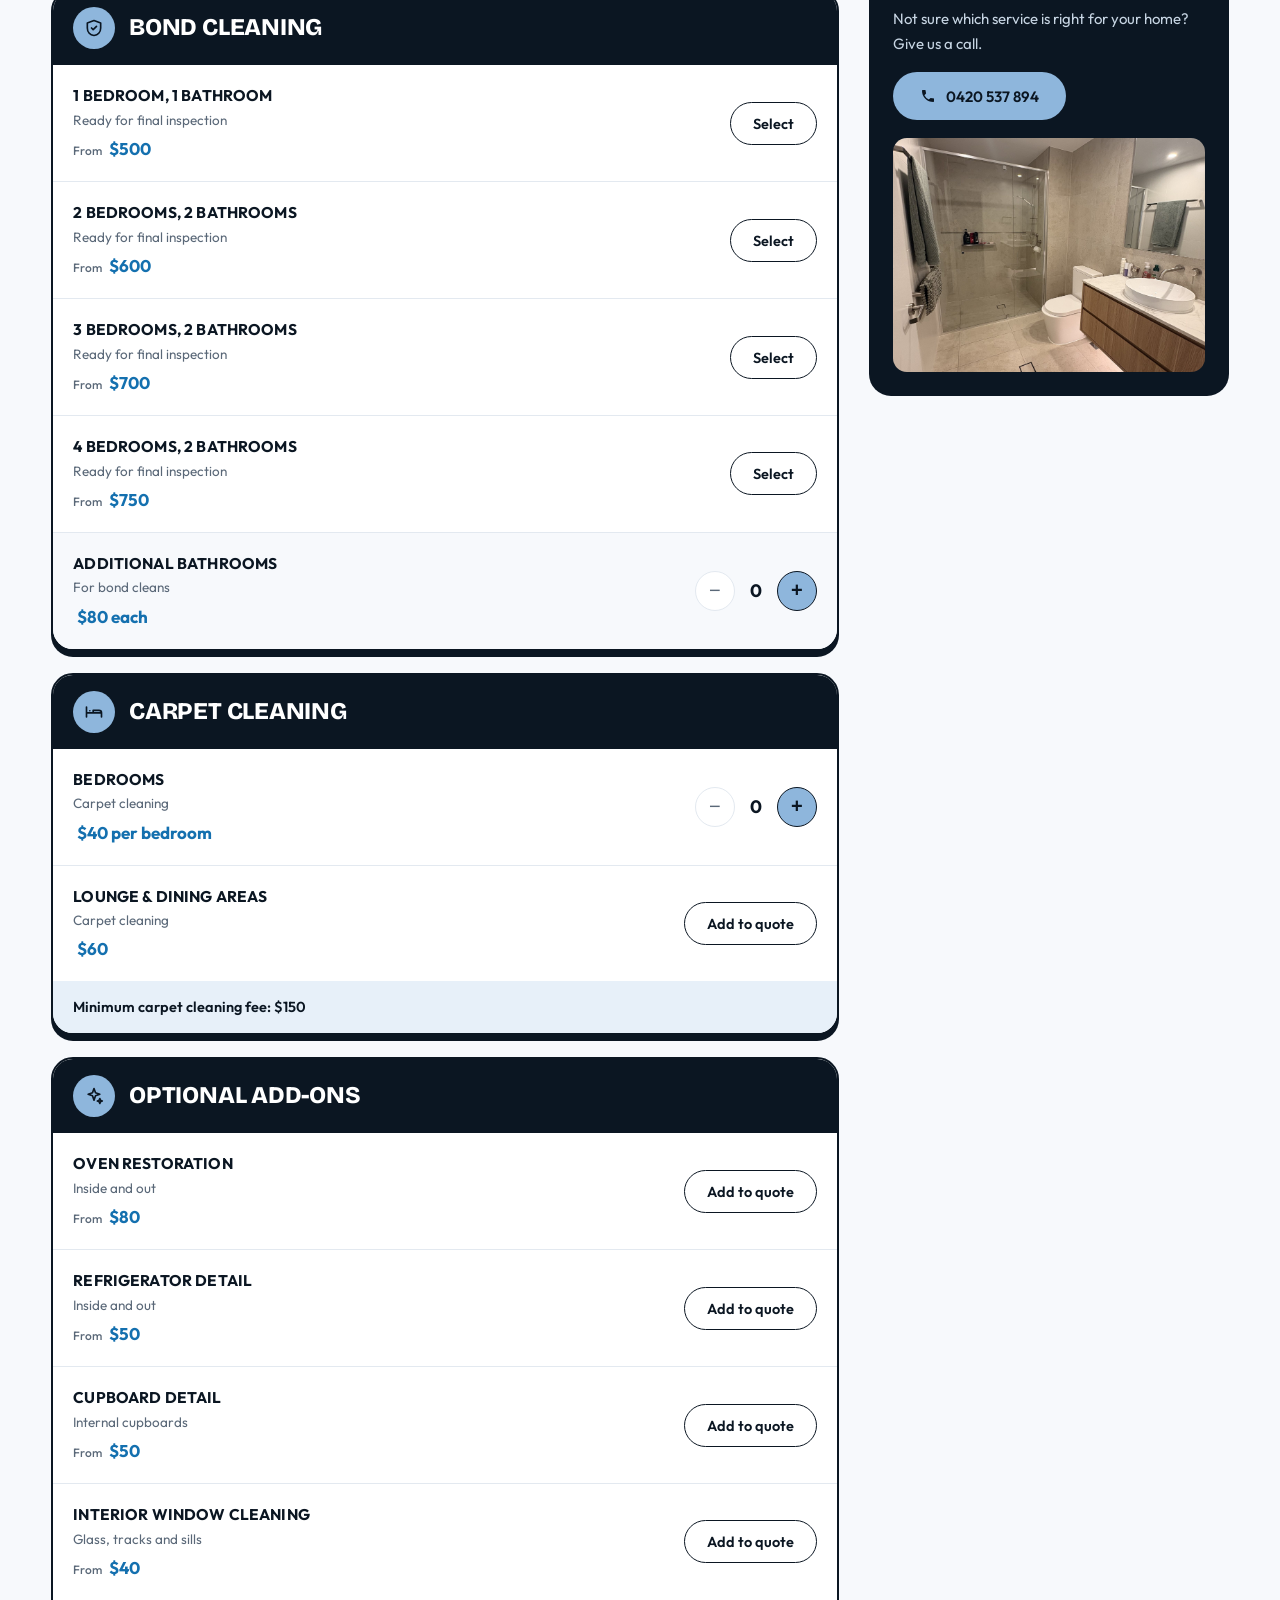
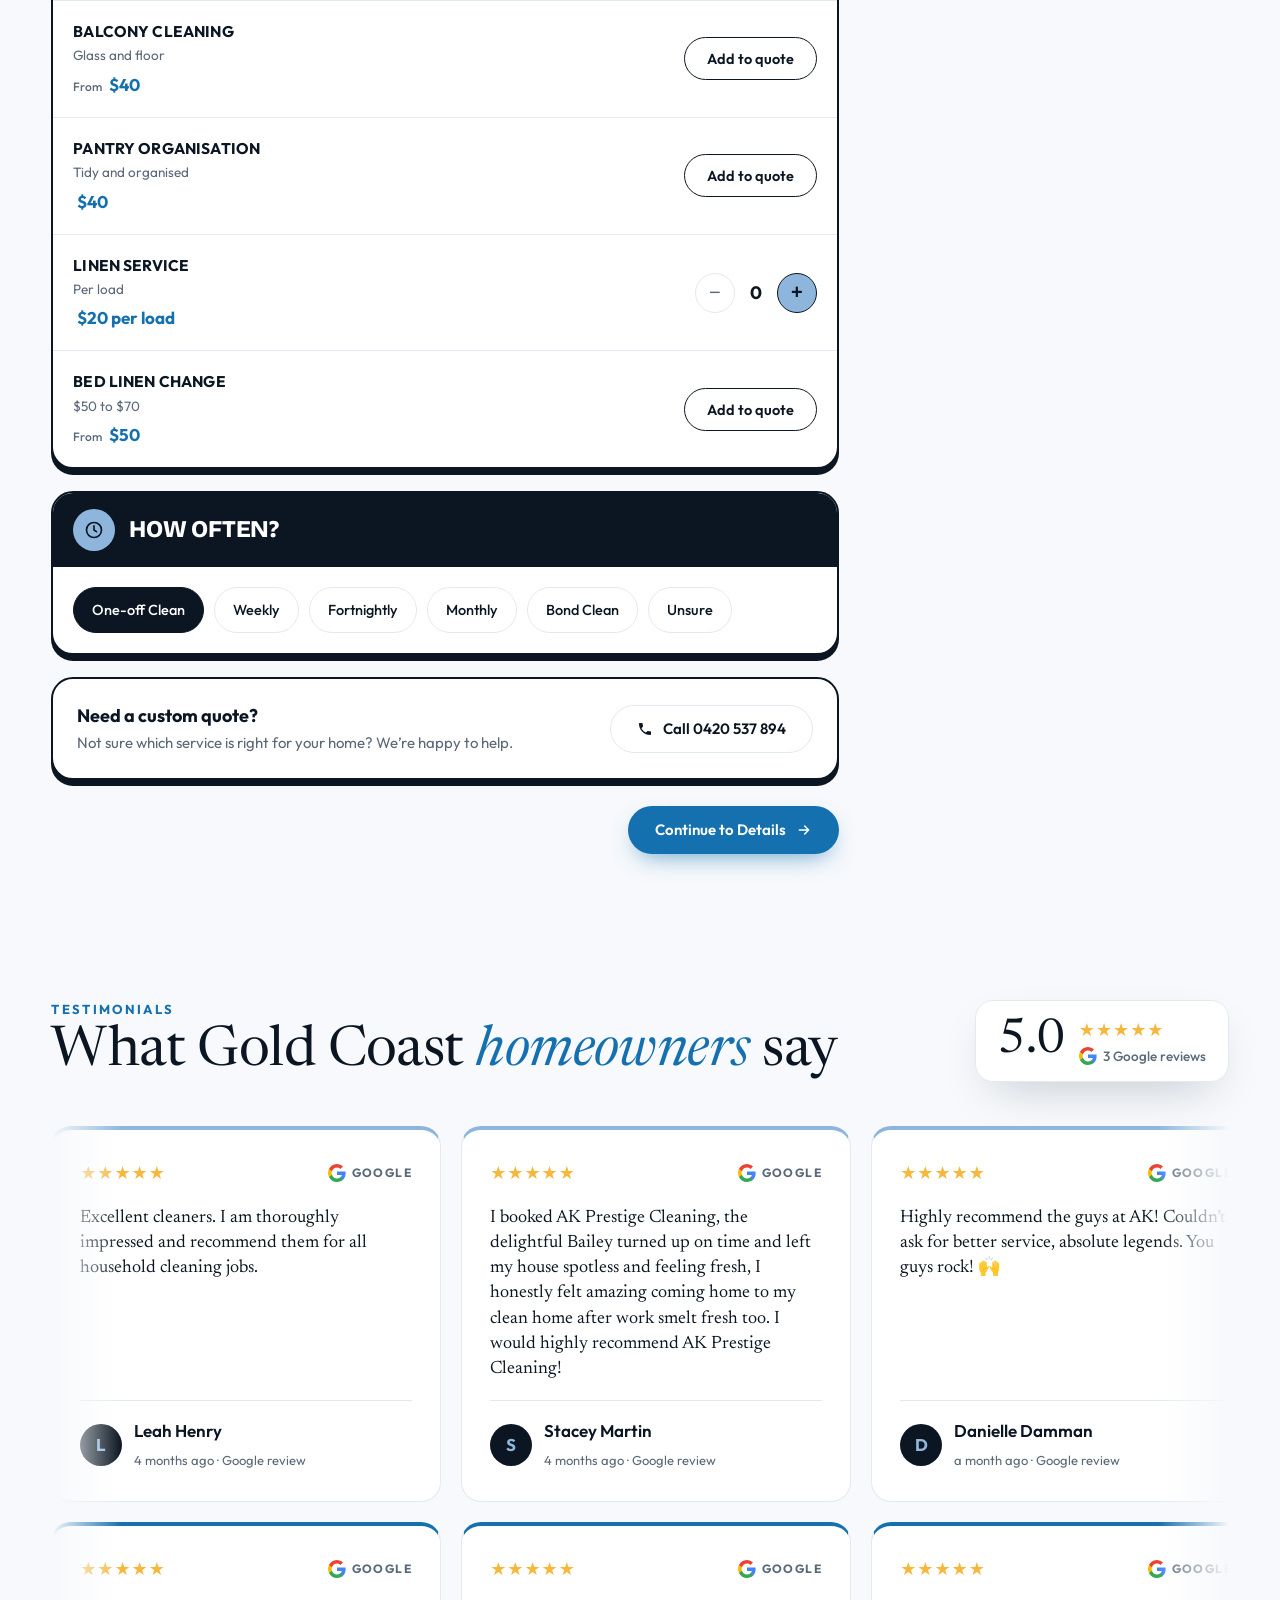
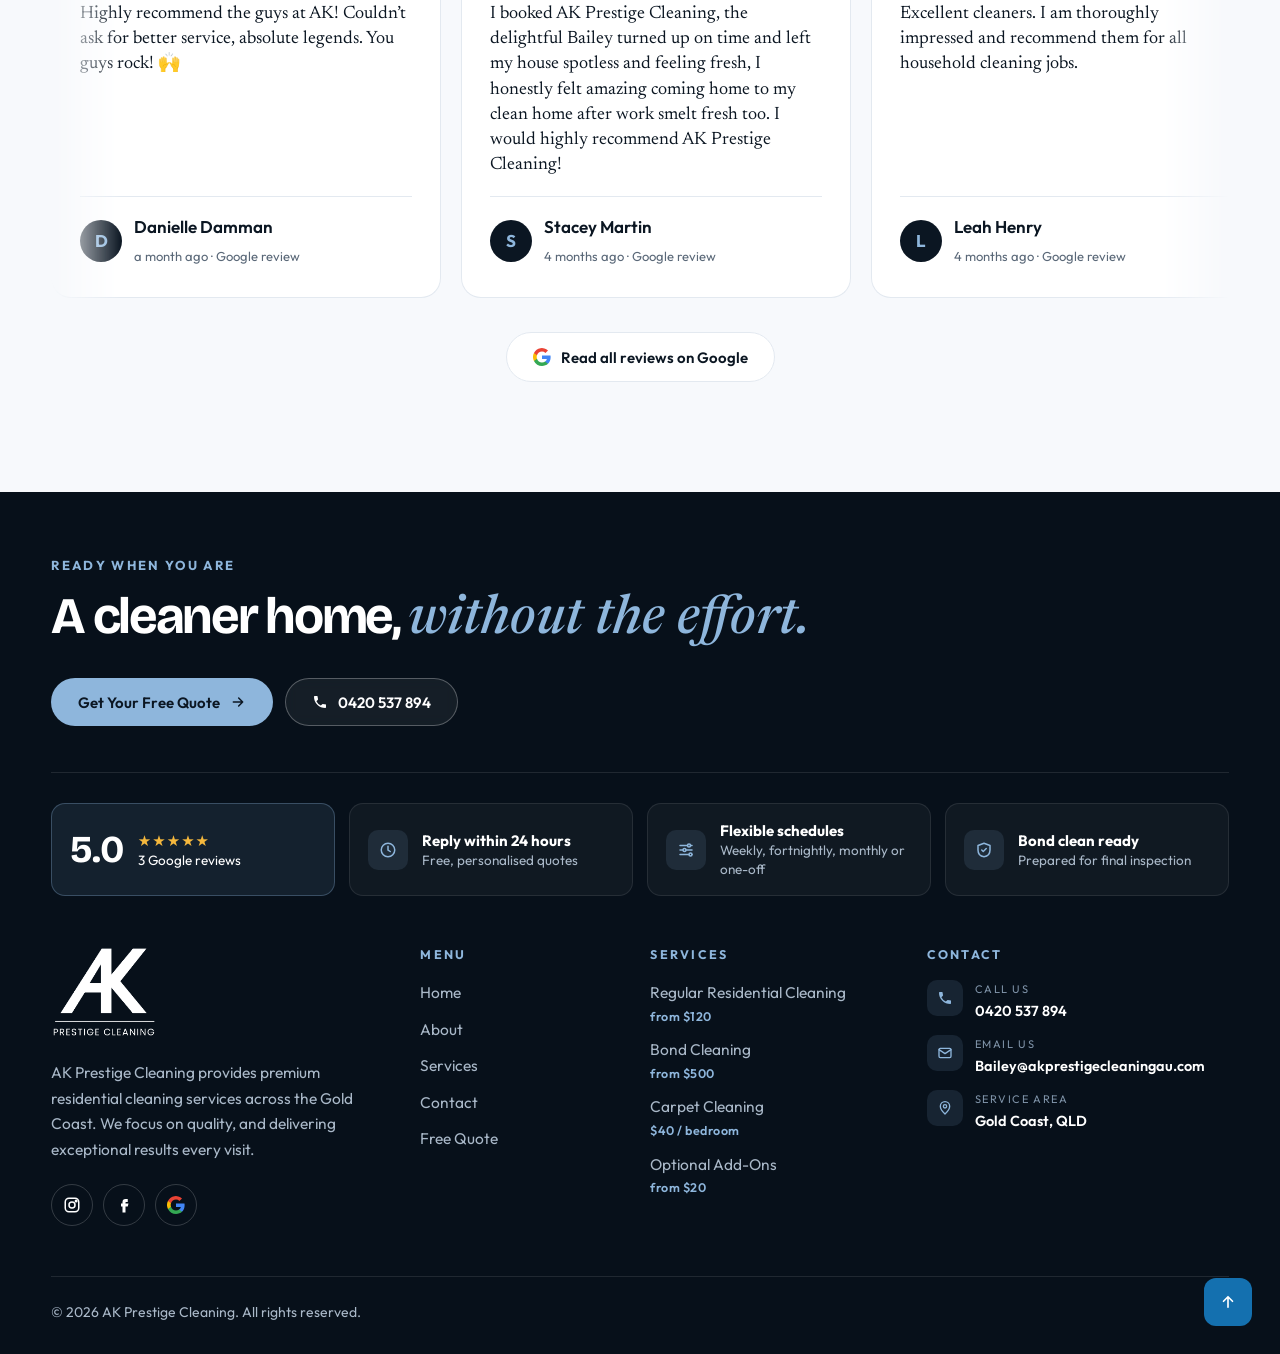
<file: quote.html>
<!DOCTYPE html>
<html lang="en-AU"><head>
<meta charset="utf-8"><meta name="viewport" content="width=device-width,initial-scale=1">
<title>Free Quote | AK Prestige Cleaning Gold Coast</title>
<meta name="description" content="Build your free cleaning quote online. Regular residential cleaning from $120, bond cleaning from $500, carpet cleaning and add-ons across the Gold Coast.">
<link rel="icon" href="images/favicon.png">
<meta property="og:title" content="Free Quote | AK Prestige Cleaning Gold Coast"><meta property="og:description" content="Build your free cleaning quote online. Regular residential cleaning from $120, bond cleaning from $500, carpet cleaning and add-ons across the Gold Coast."><meta property="og:image" content="images/hero-lounge.jpg">
<link rel="preconnect" href="https://fonts.googleapis.com"><link rel="preconnect" href="https://fonts.gstatic.com" crossorigin>
<link href="https://fonts.googleapis.com/css2?family=Bricolage+Grotesque:opsz,wght@12..96,600;12..96,700;12..96,800&family=Newsreader:ital,opsz,wght@0,6..72,400;0,6..72,500;1,6..72,400&family=Outfit:wght@400;500;600;700&display=swap" rel="stylesheet">
<link rel="stylesheet" href="assets/css/style.css">
<script type="application/ld+json">{"@context":"https://schema.org","@type":"HouseCleaningService","name":"AK Prestige Cleaning","url":"https://www.akprestigecleaningau.com/","telephone":"0420537894","email":"Bailey@akprestigecleaningau.com","areaServed":"Gold Coast, QLD","image":"images/hero-lounge.jpg","sameAs":["https://www.instagram.com/ak.prestigecleaning/","https://www.facebook.com/profile.php?id=61590385779360"]}</script>
</head><body>
<div class="topbar"><div class="wrap">
  <a class="tb-l tb-stars" href="https://www.google.com/maps/search/AK+Prestige+Cleaning+Gold+Coast" target="_blank" rel="noopener"><span class="st">★★★★★</span> 5.0 &middot; 3 Google Reviews &middot; Premium residential cleaning on the Gold Coast</a>
  <div class="tb-r"><a href="mailto:Bailey@akprestigecleaningau.com" class="tb-l">Bailey@akprestigecleaningau.com</a><a href="tel:0420537894"><span class="ico"><svg viewBox="0 0 24 24" fill="currentColor"><path d="M6.6 10.8a15.1 15.1 0 0 0 6.6 6.6l2.2-2.2a1 1 0 0 1 1-.25 11.4 11.4 0 0 0 3.6.57 1 1 0 0 1 1 1V20a1 1 0 0 1-1 1A17 17 0 0 1 3 4a1 1 0 0 1 1-1h3.5a1 1 0 0 1 1 1c0 1.25.2 2.45.57 3.57a1 1 0 0 1-.25 1z"/></svg></span>0420 537 894</a></div>
</div></div>
<header class="site-header"><div class="wrap">
  <a href="index.html" class="brand" aria-label="AK Prestige Cleaning home"><img src="images/logo-dark.png" alt="AK Prestige Cleaning" width="67" height="58"></a>
  <nav class="nav" aria-label="Main"><a href="index.html">Home</a><a href="about.html">About</a><a href="services.html">Services</a><a href="contact.html">Contact</a></nav>
  <div class="head-cta">
    <a href="quote.html" class="btn btn-blue">Get Your Free Quote <svg viewBox="0 0 24 24" fill="none" stroke="currentColor" stroke-width="2.2" stroke-linecap="round" stroke-linejoin="round"><path d="M5 12h14M13 6l6 6-6 6"/></svg></a>
    <button class="burger" aria-label="Open menu"><span></span><span></span><span></span></button>
  </div>
</div></header>
<div class="mnav" aria-label="Mobile menu"><button class="close" aria-label="Close menu">&times;</button><a href="index.html">Home</a><a href="about.html">About</a><a href="services.html">Services</a><a href="contact.html">Contact</a>
  <a href="quote.html" class="btn btn-sky">Get Your Free Quote <svg viewBox="0 0 24 24" fill="none" stroke="currentColor" stroke-width="2.2" stroke-linecap="round" stroke-linejoin="round"><path d="M5 12h14M13 6l6 6-6 6"/></svg></a></div>

<section class="qhero"><div class="wrap">
  <div class="rv">
    <div class="crumbs"><a href="index.html">Home</a> / Free Quote</div>
    <h1>Get Your <span>Free Quote</span></h1>
    <p>Choose your clean, add any extras and send it through. We&rsquo;ll be in touch within 24 hours.</p>
    <ul class="qfeat">
      <li><span><svg viewBox="0 0 24 24" fill="none" stroke="currentColor" stroke-width="2" stroke-linecap="round"><path d="M4 6h10M18 6h2M4 12h4M12 12h8M4 18h12M20 18h0"/><circle cx="16" cy="6" r="2"/><circle cx="10" cy="12" r="2"/><circle cx="18" cy="18" r="2"/></svg></span>Starting prices shown up front</li>
      <li><span><svg viewBox="0 0 24 24" fill="none" stroke="currentColor" stroke-width="2" stroke-linecap="round"><circle cx="12" cy="12" r="9"/><path d="M12 7v5l3 2"/></svg></span>Reply within 24 hours</li>
      <li><span><svg viewBox="0 0 24 24" fill="none" stroke="currentColor" stroke-width="2" stroke-linecap="round" stroke-linejoin="round"><path d="M12 3l1.8 5.2L19 10l-5.2 1.8L12 17l-1.8-5.2L5 10l5.2-1.8z"/><path d="M19 15l.8 2.2L22 18l-2.2.8L19 21l-.8-2.2L16 18l2.2-.8z"/></svg></span>Customised to your home</li>
      <li><span><svg viewBox="0 0 24 24" fill="currentColor"><path d="m12 2.8 2.8 5.8 6.3.9-4.6 4.4 1.1 6.3L12 17.2l-5.6 3 1.1-6.3L2.9 9.5l6.3-.9z"/></svg></span>5.0 stars on Google</li>
    </ul>
  </div>
  <div class="qhero-img rv"><img src="images/hero-lounge.jpg" alt="Freshly cleaned Gold Coast apartment lounge"><a class="glass g" href="https://www.google.com/maps/search/AK+Prestige+Cleaning+Gold+Coast" target="_blank" rel="noopener"><b>5.0</b><span><em class="st">★★★★★</em>3 Google reviews</span></a></div>
</div></section>

<div class="wrap"><ol class="steps" id="steps">
  <li class="on" data-s="1"><span>1</span>Services</li><li data-s="2"><span>2</span>Details</li><li data-s="3"><span>3</span>Date &amp; Time</li><li data-s="4"><span>4</span>Confirm</li>
</ol></div>

<section class="qbuild"><div class="wrap qlayout">
<form id="wizard" class="quote-wizard" novalidate>

  <div class="wstep on" data-step="1">
    <h2>1. Choose What You Need</h2>
    <p class="wlead">Pick your home size for a regular or bond clean, then add any extras. Prices shown are starting prices.</p>

    <div class="qbox"><div class="qc-h"><span class="qc-ic"><svg viewBox="0 0 24 24" fill="none" stroke="currentColor" stroke-width="2" stroke-linecap="round" stroke-linejoin="round"><path d="M5 11V8a3 3 0 0 1 3-3h8a3 3 0 0 1 3 3v3"/><path d="M3 13a2 2 0 0 1 4 0v2h10v-2a2 2 0 0 1 4 0v5H3zM6 18v2M18 18v2"/></svg></span><h3>Regular Residential Cleaning</h3></div>
      <div class="qrow"><div class="qr-l"><b>1 Bedroom / 1 Bathroom</b><small>Base clean</small><span class="qp"><em>From</em> $120</span></div>
  <button type="button" class="pick" data-group="home" data-key="res-1" data-label="1 Bedroom / 1 Bathroom" data-price="120">Select</button></div>
      <div class="qrow"><div class="qr-l"><b>2 Bedroom / 2 Bathroom</b><small>Base clean</small><span class="qp"><em>From</em> $150</span></div>
  <button type="button" class="pick" data-group="home" data-key="res-2" data-label="2 Bedroom / 2 Bathroom" data-price="150">Select</button></div>
      <div class="qrow"><div class="qr-l"><b>3 Bedroom / 2 Bathroom</b><small>Base clean</small><span class="qp"><em>From</em> $170</span></div>
  <button type="button" class="pick" data-group="home" data-key="res-3" data-label="3 Bedroom / 2 Bathroom" data-price="170">Select</button></div>
      <div class="qrow"><div class="qr-l"><b>4 Bedroom / 2 Bathroom</b><small>Base clean</small><span class="qp"><em>From</em> $220</span></div>
  <button type="button" class="pick" data-group="home" data-key="res-4" data-label="4 Bedroom / 2 Bathroom" data-price="220">Select</button></div>
      <div class="qrow sub-row"><div class="qr-l"><b>Additional Bathrooms</b><small>For regular cleans</small><span class="qp"><em></em> $35 each</span></div>
  <div class="qty" data-key="res-bath" data-label="Additional Bathrooms" data-price="35"><button type="button" class="q-m" aria-label="Remove Additional Bathrooms">&minus;</button><output>0</output><button type="button" class="q-p" aria-label="Add Additional Bathrooms">+</button></div></div>
    </div>

    <div class="qbox"><div class="qc-h"><span class="qc-ic"><svg viewBox="0 0 24 24" fill="none" stroke="currentColor" stroke-width="2" stroke-linecap="round" stroke-linejoin="round"><path d="M12 3 4 6v6c0 5 3.4 8.4 8 9 4.6-.6 8-4 8-9V6z"/><path d="m9 12 2 2 4-4"/></svg></span><h3>Bond Cleaning</h3></div>
      <div class="qrow"><div class="qr-l"><b>1 Bedroom, 1 Bathroom</b><small>Ready for final inspection</small><span class="qp"><em>From</em> $500</span></div>
  <button type="button" class="pick" data-group="home" data-key="bond-1" data-label="1 Bedroom, 1 Bathroom" data-price="500">Select</button></div>
      <div class="qrow"><div class="qr-l"><b>2 Bedrooms, 2 Bathrooms</b><small>Ready for final inspection</small><span class="qp"><em>From</em> $600</span></div>
  <button type="button" class="pick" data-group="home" data-key="bond-2" data-label="2 Bedrooms, 2 Bathrooms" data-price="600">Select</button></div>
      <div class="qrow"><div class="qr-l"><b>3 Bedrooms, 2 Bathrooms</b><small>Ready for final inspection</small><span class="qp"><em>From</em> $700</span></div>
  <button type="button" class="pick" data-group="home" data-key="bond-3" data-label="3 Bedrooms, 2 Bathrooms" data-price="700">Select</button></div>
      <div class="qrow"><div class="qr-l"><b>4 Bedrooms, 2 Bathrooms</b><small>Ready for final inspection</small><span class="qp"><em>From</em> $750</span></div>
  <button type="button" class="pick" data-group="home" data-key="bond-4" data-label="4 Bedrooms, 2 Bathrooms" data-price="750">Select</button></div>
      <div class="qrow sub-row"><div class="qr-l"><b>Additional Bathrooms</b><small>For bond cleans</small><span class="qp"><em></em> $80 each</span></div>
  <div class="qty" data-key="bond-bath" data-label="Additional Bathrooms" data-price="80"><button type="button" class="q-m" aria-label="Remove Additional Bathrooms">&minus;</button><output>0</output><button type="button" class="q-p" aria-label="Add Additional Bathrooms">+</button></div></div>
    </div>

    <div class="qbox"><div class="qc-h"><span class="qc-ic"><svg viewBox="0 0 24 24" fill="none" stroke="currentColor" stroke-width="2" stroke-linecap="round" stroke-linejoin="round"><path d="M3 18V6M3 13h18v5M21 13a3 3 0 0 0-3-3h-7v3M7 10.5h.01"/></svg></span><h3>Carpet Cleaning</h3></div>
      <div class="qrow "><div class="qr-l"><b>Bedrooms</b><small>Carpet cleaning</small><span class="qp"><em></em> $40 per bedroom</span></div>
  <div class="qty" data-key="carpet-bed" data-label="Bedrooms" data-price="40"><button type="button" class="q-m" aria-label="Remove Bedrooms">&minus;</button><output>0</output><button type="button" class="q-p" aria-label="Add Bedrooms">+</button></div></div>
      <div class="qrow"><div class="qr-l"><b>Lounge &amp; Dining Areas</b><small>Carpet cleaning</small><span class="qp"><em></em> $60</span></div>
  <button type="button" class="tog" data-key="carpet-lounge" data-label="Lounge &amp; Dining Areas" data-price="60">Add to quote</button></div>
      <p class="qnote">Minimum carpet cleaning fee: $150</p>
    </div>

    <div class="qbox"><div class="qc-h"><span class="qc-ic"><svg viewBox="0 0 24 24" fill="none" stroke="currentColor" stroke-width="2" stroke-linecap="round" stroke-linejoin="round"><path d="M12 3l1.8 5.2L19 10l-5.2 1.8L12 17l-1.8-5.2L5 10l5.2-1.8z"/><path d="M19 15l.8 2.2L22 18l-2.2.8L19 21l-.8-2.2L16 18l2.2-.8z"/></svg></span><h3>Optional Add-Ons</h3></div>
      <div class="qrow"><div class="qr-l"><b>Oven Restoration</b><small>Inside and out</small><span class="qp"><em>From</em> $80</span></div>
  <button type="button" class="tog" data-key="oven" data-label="Oven Restoration" data-price="80">Add to quote</button></div>
      <div class="qrow"><div class="qr-l"><b>Refrigerator Detail</b><small>Inside and out</small><span class="qp"><em>From</em> $50</span></div>
  <button type="button" class="tog" data-key="fridge" data-label="Refrigerator Detail" data-price="50">Add to quote</button></div>
      <div class="qrow"><div class="qr-l"><b>Cupboard Detail</b><small>Internal cupboards</small><span class="qp"><em>From</em> $50</span></div>
  <button type="button" class="tog" data-key="cupboard" data-label="Cupboard Detail" data-price="50">Add to quote</button></div>
      <div class="qrow"><div class="qr-l"><b>Interior Window Cleaning</b><small>Glass, tracks and sills</small><span class="qp"><em>From</em> $40</span></div>
  <button type="button" class="tog" data-key="windows" data-label="Interior Window Cleaning" data-price="40">Add to quote</button></div>
      <div class="qrow"><div class="qr-l"><b>Balcony Cleaning</b><small>Glass and floor</small><span class="qp"><em>From</em> $40</span></div>
  <button type="button" class="tog" data-key="balcony" data-label="Balcony Cleaning" data-price="40">Add to quote</button></div>
      <div class="qrow"><div class="qr-l"><b>Pantry Organisation</b><small>Tidy and organised</small><span class="qp"><em></em> $40</span></div>
  <button type="button" class="tog" data-key="pantry" data-label="Pantry Organisation" data-price="40">Add to quote</button></div>
      <div class="qrow "><div class="qr-l"><b>Linen Service</b><small>Per load</small><span class="qp"><em></em> $20 per load</span></div>
  <div class="qty" data-key="linen" data-label="Linen Service" data-price="20"><button type="button" class="q-m" aria-label="Remove Linen Service">&minus;</button><output>0</output><button type="button" class="q-p" aria-label="Add Linen Service">+</button></div></div>
      <div class="qrow"><div class="qr-l"><b>Bed Linen Change</b><small>$50 to $70</small><span class="qp"><em>From</em> $50</span></div>
  <button type="button" class="tog" data-key="bedlinen" data-label="Bed Linen Change" data-price="50">Add to quote</button></div>
    </div>

    <div class="qbox freq"><div class="qc-h"><span class="qc-ic"><svg viewBox="0 0 24 24" fill="none" stroke="currentColor" stroke-width="2" stroke-linecap="round"><circle cx="12" cy="12" r="9"/><path d="M12 7v5l3 2"/></svg></span><h3>How Often?</h3></div>
      <div class="chips"><label><input type="radio" name="Cleaning Frequency" value="One-off Clean" checked><span>One-off Clean</span></label><label><input type="radio" name="Cleaning Frequency" value="Weekly"><span>Weekly</span></label><label><input type="radio" name="Cleaning Frequency" value="Fortnightly"><span>Fortnightly</span></label><label><input type="radio" name="Cleaning Frequency" value="Monthly"><span>Monthly</span></label><label><input type="radio" name="Cleaning Frequency" value="Bond Clean"><span>Bond Clean</span></label><label><input type="radio" name="Cleaning Frequency" value="Unsure"><span>Unsure</span></label></div>
    </div>

    <div class="custom-q"><div><b>Need a custom quote?</b><p>Not sure which service is right for your home? We&rsquo;re happy to help.</p></div><a href="tel:0420537894" class="btn btn-ghost"><svg viewBox="0 0 24 24" fill="currentColor"><path d="M6.6 10.8a15.1 15.1 0 0 0 6.6 6.6l2.2-2.2a1 1 0 0 1 1-.25 11.4 11.4 0 0 0 3.6.57 1 1 0 0 1 1 1V20a1 1 0 0 1-1 1A17 17 0 0 1 3 4a1 1 0 0 1 1-1h3.5a1 1 0 0 1 1 1c0 1.25.2 2.45.57 3.57a1 1 0 0 1-.25 1z"/></svg> Call 0420 537 894</a></div>
    <div class="wnav"><span></span><button type="button" class="btn btn-blue w-next">Continue to Details <svg viewBox="0 0 24 24" fill="none" stroke="currentColor" stroke-width="2.2" stroke-linecap="round" stroke-linejoin="round"><path d="M5 12h14M13 6l6 6-6 6"/></svg></button></div>
  </div>

  <div class="wstep" data-step="2">
    <h2>2. Your Details</h2>
    <p class="wlead">Tell us who you are and where the clean is.</p>
    <div class="qbox pad"><div class="fgrid">
      <div class="field "><label>First Name <i>*</i></label><input type="text" name="First Name" placeholder="" required></div><div class="field "><label>Last Name <i>*</i></label><input type="text" name="Last Name" placeholder="" required></div>
      <div class="field "><label>Phone <i>*</i></label><input type="tel" name="Phone" placeholder="" required></div><div class="field "><label>Email <i>*</i></label><input type="email" name="Email" placeholder="" required></div>
      <div class="field full"><label>Property Type <i>*</i></label><select name="Property Type" required><option value="">Select</option><option>Apartment</option><option>Townhouse</option><option>House</option><option>Other</option></select></div>
      <div class="field full"><label>Address Line 1 <i>*</i></label><input type="text" name="Address Line 1" placeholder="" required></div><div class="field full"><label>Address Line 2</label><input type="text" name="Address Line 2" placeholder=""></div>
      <div class="field "><label>Suburb <i>*</i></label><input type="text" name="Suburb" placeholder="" required></div><div class="field "><label>State <i>*</i></label><input type="text" name="State" placeholder="QLD" required></div><div class="field "><label>Postcode <i>*</i></label><input type="text" name="Postcode" placeholder="" required></div>
      <div class="field full"><label>Additional Information</label><textarea name="Additional Information" placeholder="Pets, parking, access, areas that need extra attention..."></textarea></div>
    </div></div>
    <div class="wnav"><button type="button" class="btn btn-ghost w-back">Back</button><button type="button" class="btn btn-blue w-next">Continue to Date &amp; Time <svg viewBox="0 0 24 24" fill="none" stroke="currentColor" stroke-width="2.2" stroke-linecap="round" stroke-linejoin="round"><path d="M5 12h14M13 6l6 6-6 6"/></svg></button></div>
  </div>

  <div class="wstep" data-step="3">
    <h2>3. Pick a Date &amp; Time</h2>
    <p class="wlead">Choose your preferred day. We&rsquo;ll confirm the exact time with you.</p>
    <div class="qbox pad"><div class="fgrid">
      <div class="field full"><label>Preferred Date</label><input type="date" name="Preferred Date" placeholder=""></div>
      <div class="field full"><label>Preferred Time</label><div class="chips"><label><input type="radio" name="Preferred Time" value="Morning"><span>Morning</span></label><label><input type="radio" name="Preferred Time" value="Afternoon"><span>Afternoon</span></label><label><input type="radio" name="Preferred Time" value="Flexible" checked><span>Flexible</span></label></div></div>
    </div></div>
    <div class="wnav"><button type="button" class="btn btn-ghost w-back">Back</button><button type="button" class="btn btn-blue w-next">Review &amp; Confirm <svg viewBox="0 0 24 24" fill="none" stroke="currentColor" stroke-width="2.2" stroke-linecap="round" stroke-linejoin="round"><path d="M5 12h14M13 6l6 6-6 6"/></svg></button></div>
  </div>

  <div class="wstep" data-step="4">
    <h2>4. Confirm Your Quote Request</h2>
    <p class="wlead">Check everything looks right, then send it to us.</p>
    <div class="qbox pad"><div id="review"></div></div>
    <div class="wnav"><button type="button" class="btn btn-ghost w-back">Back</button><button type="submit" class="btn btn-blue">Send My Free Quote Request <svg viewBox="0 0 24 24" fill="none" stroke="currentColor" stroke-width="2.2" stroke-linecap="round" stroke-linejoin="round"><path d="M5 12h14M13 6l6 6-6 6"/></svg></button></div>
    <div class="form-ok" id="sent">Thanks! Your email app should open with your quote request ready to send to Bailey@akprestigecleaningau.com. Prefer to chat? Call us on 0420 537 894.</div>
  </div>
</form>

<aside class="qside">
  <div class="sumcard"><div class="sum-h"><svg viewBox="0 0 24 24" fill="none" stroke="currentColor" stroke-width="2" stroke-linecap="round" stroke-linejoin="round"><path d="M12 3l1.8 5.2L19 10l-5.2 1.8L12 17l-1.8-5.2L5 10l5.2-1.8z"/><path d="M19 15l.8 2.2L22 18l-2.2.8L19 21l-.8-2.2L16 18l2.2-.8z"/></svg><b>Your quote</b></div>
    <div class="sum-b"><div id="sumEmpty"><b>Nothing selected yet.</b><p>Choose a clean or an add-on to see pricing here.</p></div>
      <ul id="sumList"></ul>
      <div class="sum-tot" id="sumTot" hidden><span>Estimated from</span><b id="totVal">$0</b></div>
      <p class="sum-note">Prices are indicative and may vary depending on the condition of the property, accessibility and any additional services requested.</p></div>
  </div>
  <div class="trustcard">
    <div><span><svg viewBox="0 0 24 24" fill="currentColor"><path d="m12 2.8 2.8 5.8 6.3.9-4.6 4.4 1.1 6.3L12 17.2l-5.6 3 1.1-6.3L2.9 9.5l6.3-.9z"/></svg></span><p><b>Rated 5.0 on Google</b><small>3 five-star reviews</small></p></div>
    <div><span><svg viewBox="0 0 24 24" fill="none" stroke="currentColor" stroke-width="2" stroke-linecap="round"><circle cx="12" cy="12" r="9"/><path d="M12 7v5l3 2"/></svg></span><p><b>Reply within 24 hours</b><small>Free, personalised quotes</small></p></div>
    <div><span><svg viewBox="0 0 24 24" fill="none" stroke="currentColor" stroke-width="2" stroke-linecap="round"><path d="M4 6h10M18 6h2M4 12h4M12 12h8M4 18h12M20 18h0"/><circle cx="16" cy="6" r="2"/><circle cx="10" cy="12" r="2"/><circle cx="18" cy="18" r="2"/></svg></span><p><b>Customised to your home</b><small>Flexible schedules and add-ons</small></p></div>
    <div><span><svg viewBox="0 0 24 24" fill="none" stroke="currentColor" stroke-width="2" stroke-linecap="round" stroke-linejoin="round"><path d="M12 21s-7-6.2-7-11.5a7 7 0 0 1 14 0C19 14.8 12 21 12 21z"/><circle cx="12" cy="9.5" r="2.5"/></svg></span><p><b>Gold Coast local</b><small>Premium residential cleaning</small></p></div>
  </div>
  <div class="helpcard"><h3>Need help choosing?</h3><p>Not sure which service is right for your home? Give us a call.</p>
    <a href="tel:0420537894" class="btn btn-sky"><svg viewBox="0 0 24 24" fill="currentColor"><path d="M6.6 10.8a15.1 15.1 0 0 0 6.6 6.6l2.2-2.2a1 1 0 0 1 1-.25 11.4 11.4 0 0 0 3.6.57 1 1 0 0 1 1 1V20a1 1 0 0 1-1 1A17 17 0 0 1 3 4a1 1 0 0 1 1-1h3.5a1 1 0 0 1 1 1c0 1.25.2 2.45.57 3.57a1 1 0 0 1-.25 1z"/></svg> 0420 537 894</a><img src="images/about-2.jpg" alt="Clean bathroom" loading="lazy"></div>
</aside>
</div></section>
<section class="sec reviews" id="reviews"><div class="wrap">
  <div class="rev-head rv"><div><span class="eyebrow">Testimonials</span><h2 class="h-serif">What Gold Coast <em class="accent">homeowners</em> say</h2></div>
    <a class="gsum" href="https://www.google.com/maps/search/AK+Prestige+Cleaning+Gold+Coast" target="_blank" rel="noopener"><b>5.0</b><span><span class="st">★★★★★</span><small><svg viewBox="0 0 24 24" width="18" height="18"><path fill="#4285F4" d="M23.5 12.3c0-.8-.1-1.6-.2-2.3H12v4.5h6.5a5.6 5.6 0 0 1-2.4 3.6v3h3.9c2.2-2.1 3.5-5.1 3.5-8.8z"/><path fill="#34A853" d="M12 24c3.2 0 6-1.1 8-2.9l-3.9-3c-1.1.7-2.5 1.2-4.1 1.2-3.1 0-5.8-2.1-6.7-5H1.3v3.1A12 12 0 0 0 12 24z"/><path fill="#FBBC05" d="M5.3 14.3a7.2 7.2 0 0 1 0-4.6V6.6H1.3a12 12 0 0 0 0 10.8z"/><path fill="#EA4335" d="M12 4.8c1.8 0 3.3.6 4.6 1.8l3.4-3.4A12 12 0 0 0 1.3 6.6l4 3.1c.9-2.9 3.6-4.9 6.7-4.9z"/></svg> 3 Google reviews</small></span></a></div>
  <div class="marq" aria-label="Google reviews">
    <div class="mrow"><div class="mtrack"><article class="rcard"><div class="rc-top"><span class="st">★★★★★</span><span class="rc-g"><svg viewBox="0 0 24 24" width="18" height="18"><path fill="#4285F4" d="M23.5 12.3c0-.8-.1-1.6-.2-2.3H12v4.5h6.5a5.6 5.6 0 0 1-2.4 3.6v3h3.9c2.2-2.1 3.5-5.1 3.5-8.8z"/><path fill="#34A853" d="M12 24c3.2 0 6-1.1 8-2.9l-3.9-3c-1.1.7-2.5 1.2-4.1 1.2-3.1 0-5.8-2.1-6.7-5H1.3v3.1A12 12 0 0 0 12 24z"/><path fill="#FBBC05" d="M5.3 14.3a7.2 7.2 0 0 1 0-4.6V6.6H1.3a12 12 0 0 0 0 10.8z"/><path fill="#EA4335" d="M12 4.8c1.8 0 3.3.6 4.6 1.8l3.4-3.4A12 12 0 0 0 1.3 6.6l4 3.1c.9-2.9 3.6-4.9 6.7-4.9z"/></svg> Google</span></div>
<p>Excellent cleaners. I am thoroughly impressed and recommend them for all household cleaning jobs.</p><div class="rc-who"><span class="rc-av">L</span><div><b>Leah Henry</b><small>4 months ago &middot; Google review</small></div></div></article><article class="rcard"><div class="rc-top"><span class="st">★★★★★</span><span class="rc-g"><svg viewBox="0 0 24 24" width="18" height="18"><path fill="#4285F4" d="M23.5 12.3c0-.8-.1-1.6-.2-2.3H12v4.5h6.5a5.6 5.6 0 0 1-2.4 3.6v3h3.9c2.2-2.1 3.5-5.1 3.5-8.8z"/><path fill="#34A853" d="M12 24c3.2 0 6-1.1 8-2.9l-3.9-3c-1.1.7-2.5 1.2-4.1 1.2-3.1 0-5.8-2.1-6.7-5H1.3v3.1A12 12 0 0 0 12 24z"/><path fill="#FBBC05" d="M5.3 14.3a7.2 7.2 0 0 1 0-4.6V6.6H1.3a12 12 0 0 0 0 10.8z"/><path fill="#EA4335" d="M12 4.8c1.8 0 3.3.6 4.6 1.8l3.4-3.4A12 12 0 0 0 1.3 6.6l4 3.1c.9-2.9 3.6-4.9 6.7-4.9z"/></svg> Google</span></div>
<p>I booked AK Prestige Cleaning, the delightful Bailey turned up on time and left my house spotless and feeling fresh, I honestly felt amazing coming home to my clean home after work smelt fresh too. I would highly recommend AK Prestige Cleaning!</p><div class="rc-who"><span class="rc-av">S</span><div><b>Stacey Martin</b><small>4 months ago &middot; Google review</small></div></div></article><article class="rcard"><div class="rc-top"><span class="st">★★★★★</span><span class="rc-g"><svg viewBox="0 0 24 24" width="18" height="18"><path fill="#4285F4" d="M23.5 12.3c0-.8-.1-1.6-.2-2.3H12v4.5h6.5a5.6 5.6 0 0 1-2.4 3.6v3h3.9c2.2-2.1 3.5-5.1 3.5-8.8z"/><path fill="#34A853" d="M12 24c3.2 0 6-1.1 8-2.9l-3.9-3c-1.1.7-2.5 1.2-4.1 1.2-3.1 0-5.8-2.1-6.7-5H1.3v3.1A12 12 0 0 0 12 24z"/><path fill="#FBBC05" d="M5.3 14.3a7.2 7.2 0 0 1 0-4.6V6.6H1.3a12 12 0 0 0 0 10.8z"/><path fill="#EA4335" d="M12 4.8c1.8 0 3.3.6 4.6 1.8l3.4-3.4A12 12 0 0 0 1.3 6.6l4 3.1c.9-2.9 3.6-4.9 6.7-4.9z"/></svg> Google</span></div>
<p>Highly recommend the guys at AK! Couldn’t ask for better service, absolute legends. You guys rock! 🙌</p><div class="rc-who"><span class="rc-av">D</span><div><b>Danielle Damman</b><small>a month ago &middot; Google review</small></div></div></article><article class="rcard"><div class="rc-top"><span class="st">★★★★★</span><span class="rc-g"><svg viewBox="0 0 24 24" width="18" height="18"><path fill="#4285F4" d="M23.5 12.3c0-.8-.1-1.6-.2-2.3H12v4.5h6.5a5.6 5.6 0 0 1-2.4 3.6v3h3.9c2.2-2.1 3.5-5.1 3.5-8.8z"/><path fill="#34A853" d="M12 24c3.2 0 6-1.1 8-2.9l-3.9-3c-1.1.7-2.5 1.2-4.1 1.2-3.1 0-5.8-2.1-6.7-5H1.3v3.1A12 12 0 0 0 12 24z"/><path fill="#FBBC05" d="M5.3 14.3a7.2 7.2 0 0 1 0-4.6V6.6H1.3a12 12 0 0 0 0 10.8z"/><path fill="#EA4335" d="M12 4.8c1.8 0 3.3.6 4.6 1.8l3.4-3.4A12 12 0 0 0 1.3 6.6l4 3.1c.9-2.9 3.6-4.9 6.7-4.9z"/></svg> Google</span></div>
<p>Excellent cleaners. I am thoroughly impressed and recommend them for all household cleaning jobs.</p><div class="rc-who"><span class="rc-av">L</span><div><b>Leah Henry</b><small>4 months ago &middot; Google review</small></div></div></article><article class="rcard"><div class="rc-top"><span class="st">★★★★★</span><span class="rc-g"><svg viewBox="0 0 24 24" width="18" height="18"><path fill="#4285F4" d="M23.5 12.3c0-.8-.1-1.6-.2-2.3H12v4.5h6.5a5.6 5.6 0 0 1-2.4 3.6v3h3.9c2.2-2.1 3.5-5.1 3.5-8.8z"/><path fill="#34A853" d="M12 24c3.2 0 6-1.1 8-2.9l-3.9-3c-1.1.7-2.5 1.2-4.1 1.2-3.1 0-5.8-2.1-6.7-5H1.3v3.1A12 12 0 0 0 12 24z"/><path fill="#FBBC05" d="M5.3 14.3a7.2 7.2 0 0 1 0-4.6V6.6H1.3a12 12 0 0 0 0 10.8z"/><path fill="#EA4335" d="M12 4.8c1.8 0 3.3.6 4.6 1.8l3.4-3.4A12 12 0 0 0 1.3 6.6l4 3.1c.9-2.9 3.6-4.9 6.7-4.9z"/></svg> Google</span></div>
<p>I booked AK Prestige Cleaning, the delightful Bailey turned up on time and left my house spotless and feeling fresh, I honestly felt amazing coming home to my clean home after work smelt fresh too. I would highly recommend AK Prestige Cleaning!</p><div class="rc-who"><span class="rc-av">S</span><div><b>Stacey Martin</b><small>4 months ago &middot; Google review</small></div></div></article><article class="rcard"><div class="rc-top"><span class="st">★★★★★</span><span class="rc-g"><svg viewBox="0 0 24 24" width="18" height="18"><path fill="#4285F4" d="M23.5 12.3c0-.8-.1-1.6-.2-2.3H12v4.5h6.5a5.6 5.6 0 0 1-2.4 3.6v3h3.9c2.2-2.1 3.5-5.1 3.5-8.8z"/><path fill="#34A853" d="M12 24c3.2 0 6-1.1 8-2.9l-3.9-3c-1.1.7-2.5 1.2-4.1 1.2-3.1 0-5.8-2.1-6.7-5H1.3v3.1A12 12 0 0 0 12 24z"/><path fill="#FBBC05" d="M5.3 14.3a7.2 7.2 0 0 1 0-4.6V6.6H1.3a12 12 0 0 0 0 10.8z"/><path fill="#EA4335" d="M12 4.8c1.8 0 3.3.6 4.6 1.8l3.4-3.4A12 12 0 0 0 1.3 6.6l4 3.1c.9-2.9 3.6-4.9 6.7-4.9z"/></svg> Google</span></div>
<p>Highly recommend the guys at AK! Couldn’t ask for better service, absolute legends. You guys rock! 🙌</p><div class="rc-who"><span class="rc-av">D</span><div><b>Danielle Damman</b><small>a month ago &middot; Google review</small></div></div></article><article class="rcard"><div class="rc-top"><span class="st">★★★★★</span><span class="rc-g"><svg viewBox="0 0 24 24" width="18" height="18"><path fill="#4285F4" d="M23.5 12.3c0-.8-.1-1.6-.2-2.3H12v4.5h6.5a5.6 5.6 0 0 1-2.4 3.6v3h3.9c2.2-2.1 3.5-5.1 3.5-8.8z"/><path fill="#34A853" d="M12 24c3.2 0 6-1.1 8-2.9l-3.9-3c-1.1.7-2.5 1.2-4.1 1.2-3.1 0-5.8-2.1-6.7-5H1.3v3.1A12 12 0 0 0 12 24z"/><path fill="#FBBC05" d="M5.3 14.3a7.2 7.2 0 0 1 0-4.6V6.6H1.3a12 12 0 0 0 0 10.8z"/><path fill="#EA4335" d="M12 4.8c1.8 0 3.3.6 4.6 1.8l3.4-3.4A12 12 0 0 0 1.3 6.6l4 3.1c.9-2.9 3.6-4.9 6.7-4.9z"/></svg> Google</span></div>
<p>Excellent cleaners. I am thoroughly impressed and recommend them for all household cleaning jobs.</p><div class="rc-who"><span class="rc-av">L</span><div><b>Leah Henry</b><small>4 months ago &middot; Google review</small></div></div></article><article class="rcard"><div class="rc-top"><span class="st">★★★★★</span><span class="rc-g"><svg viewBox="0 0 24 24" width="18" height="18"><path fill="#4285F4" d="M23.5 12.3c0-.8-.1-1.6-.2-2.3H12v4.5h6.5a5.6 5.6 0 0 1-2.4 3.6v3h3.9c2.2-2.1 3.5-5.1 3.5-8.8z"/><path fill="#34A853" d="M12 24c3.2 0 6-1.1 8-2.9l-3.9-3c-1.1.7-2.5 1.2-4.1 1.2-3.1 0-5.8-2.1-6.7-5H1.3v3.1A12 12 0 0 0 12 24z"/><path fill="#FBBC05" d="M5.3 14.3a7.2 7.2 0 0 1 0-4.6V6.6H1.3a12 12 0 0 0 0 10.8z"/><path fill="#EA4335" d="M12 4.8c1.8 0 3.3.6 4.6 1.8l3.4-3.4A12 12 0 0 0 1.3 6.6l4 3.1c.9-2.9 3.6-4.9 6.7-4.9z"/></svg> Google</span></div>
<p>I booked AK Prestige Cleaning, the delightful Bailey turned up on time and left my house spotless and feeling fresh, I honestly felt amazing coming home to my clean home after work smelt fresh too. I would highly recommend AK Prestige Cleaning!</p><div class="rc-who"><span class="rc-av">S</span><div><b>Stacey Martin</b><small>4 months ago &middot; Google review</small></div></div></article><article class="rcard"><div class="rc-top"><span class="st">★★★★★</span><span class="rc-g"><svg viewBox="0 0 24 24" width="18" height="18"><path fill="#4285F4" d="M23.5 12.3c0-.8-.1-1.6-.2-2.3H12v4.5h6.5a5.6 5.6 0 0 1-2.4 3.6v3h3.9c2.2-2.1 3.5-5.1 3.5-8.8z"/><path fill="#34A853" d="M12 24c3.2 0 6-1.1 8-2.9l-3.9-3c-1.1.7-2.5 1.2-4.1 1.2-3.1 0-5.8-2.1-6.7-5H1.3v3.1A12 12 0 0 0 12 24z"/><path fill="#FBBC05" d="M5.3 14.3a7.2 7.2 0 0 1 0-4.6V6.6H1.3a12 12 0 0 0 0 10.8z"/><path fill="#EA4335" d="M12 4.8c1.8 0 3.3.6 4.6 1.8l3.4-3.4A12 12 0 0 0 1.3 6.6l4 3.1c.9-2.9 3.6-4.9 6.7-4.9z"/></svg> Google</span></div>
<p>Highly recommend the guys at AK! Couldn’t ask for better service, absolute legends. You guys rock! 🙌</p><div class="rc-who"><span class="rc-av">D</span><div><b>Danielle Damman</b><small>a month ago &middot; Google review</small></div></div></article><article class="rcard"><div class="rc-top"><span class="st">★★★★★</span><span class="rc-g"><svg viewBox="0 0 24 24" width="18" height="18"><path fill="#4285F4" d="M23.5 12.3c0-.8-.1-1.6-.2-2.3H12v4.5h6.5a5.6 5.6 0 0 1-2.4 3.6v3h3.9c2.2-2.1 3.5-5.1 3.5-8.8z"/><path fill="#34A853" d="M12 24c3.2 0 6-1.1 8-2.9l-3.9-3c-1.1.7-2.5 1.2-4.1 1.2-3.1 0-5.8-2.1-6.7-5H1.3v3.1A12 12 0 0 0 12 24z"/><path fill="#FBBC05" d="M5.3 14.3a7.2 7.2 0 0 1 0-4.6V6.6H1.3a12 12 0 0 0 0 10.8z"/><path fill="#EA4335" d="M12 4.8c1.8 0 3.3.6 4.6 1.8l3.4-3.4A12 12 0 0 0 1.3 6.6l4 3.1c.9-2.9 3.6-4.9 6.7-4.9z"/></svg> Google</span></div>
<p>Excellent cleaners. I am thoroughly impressed and recommend them for all household cleaning jobs.</p><div class="rc-who"><span class="rc-av">L</span><div><b>Leah Henry</b><small>4 months ago &middot; Google review</small></div></div></article><article class="rcard"><div class="rc-top"><span class="st">★★★★★</span><span class="rc-g"><svg viewBox="0 0 24 24" width="18" height="18"><path fill="#4285F4" d="M23.5 12.3c0-.8-.1-1.6-.2-2.3H12v4.5h6.5a5.6 5.6 0 0 1-2.4 3.6v3h3.9c2.2-2.1 3.5-5.1 3.5-8.8z"/><path fill="#34A853" d="M12 24c3.2 0 6-1.1 8-2.9l-3.9-3c-1.1.7-2.5 1.2-4.1 1.2-3.1 0-5.8-2.1-6.7-5H1.3v3.1A12 12 0 0 0 12 24z"/><path fill="#FBBC05" d="M5.3 14.3a7.2 7.2 0 0 1 0-4.6V6.6H1.3a12 12 0 0 0 0 10.8z"/><path fill="#EA4335" d="M12 4.8c1.8 0 3.3.6 4.6 1.8l3.4-3.4A12 12 0 0 0 1.3 6.6l4 3.1c.9-2.9 3.6-4.9 6.7-4.9z"/></svg> Google</span></div>
<p>I booked AK Prestige Cleaning, the delightful Bailey turned up on time and left my house spotless and feeling fresh, I honestly felt amazing coming home to my clean home after work smelt fresh too. I would highly recommend AK Prestige Cleaning!</p><div class="rc-who"><span class="rc-av">S</span><div><b>Stacey Martin</b><small>4 months ago &middot; Google review</small></div></div></article><article class="rcard"><div class="rc-top"><span class="st">★★★★★</span><span class="rc-g"><svg viewBox="0 0 24 24" width="18" height="18"><path fill="#4285F4" d="M23.5 12.3c0-.8-.1-1.6-.2-2.3H12v4.5h6.5a5.6 5.6 0 0 1-2.4 3.6v3h3.9c2.2-2.1 3.5-5.1 3.5-8.8z"/><path fill="#34A853" d="M12 24c3.2 0 6-1.1 8-2.9l-3.9-3c-1.1.7-2.5 1.2-4.1 1.2-3.1 0-5.8-2.1-6.7-5H1.3v3.1A12 12 0 0 0 12 24z"/><path fill="#FBBC05" d="M5.3 14.3a7.2 7.2 0 0 1 0-4.6V6.6H1.3a12 12 0 0 0 0 10.8z"/><path fill="#EA4335" d="M12 4.8c1.8 0 3.3.6 4.6 1.8l3.4-3.4A12 12 0 0 0 1.3 6.6l4 3.1c.9-2.9 3.6-4.9 6.7-4.9z"/></svg> Google</span></div>
<p>Highly recommend the guys at AK! Couldn’t ask for better service, absolute legends. You guys rock! 🙌</p><div class="rc-who"><span class="rc-av">D</span><div><b>Danielle Damman</b><small>a month ago &middot; Google review</small></div></div></article></div></div>
    <div class="mrow rev"><div class="mtrack"><article class="rcard"><div class="rc-top"><span class="st">★★★★★</span><span class="rc-g"><svg viewBox="0 0 24 24" width="18" height="18"><path fill="#4285F4" d="M23.5 12.3c0-.8-.1-1.6-.2-2.3H12v4.5h6.5a5.6 5.6 0 0 1-2.4 3.6v3h3.9c2.2-2.1 3.5-5.1 3.5-8.8z"/><path fill="#34A853" d="M12 24c3.2 0 6-1.1 8-2.9l-3.9-3c-1.1.7-2.5 1.2-4.1 1.2-3.1 0-5.8-2.1-6.7-5H1.3v3.1A12 12 0 0 0 12 24z"/><path fill="#FBBC05" d="M5.3 14.3a7.2 7.2 0 0 1 0-4.6V6.6H1.3a12 12 0 0 0 0 10.8z"/><path fill="#EA4335" d="M12 4.8c1.8 0 3.3.6 4.6 1.8l3.4-3.4A12 12 0 0 0 1.3 6.6l4 3.1c.9-2.9 3.6-4.9 6.7-4.9z"/></svg> Google</span></div>
<p>Highly recommend the guys at AK! Couldn’t ask for better service, absolute legends. You guys rock! 🙌</p><div class="rc-who"><span class="rc-av">D</span><div><b>Danielle Damman</b><small>a month ago &middot; Google review</small></div></div></article><article class="rcard"><div class="rc-top"><span class="st">★★★★★</span><span class="rc-g"><svg viewBox="0 0 24 24" width="18" height="18"><path fill="#4285F4" d="M23.5 12.3c0-.8-.1-1.6-.2-2.3H12v4.5h6.5a5.6 5.6 0 0 1-2.4 3.6v3h3.9c2.2-2.1 3.5-5.1 3.5-8.8z"/><path fill="#34A853" d="M12 24c3.2 0 6-1.1 8-2.9l-3.9-3c-1.1.7-2.5 1.2-4.1 1.2-3.1 0-5.8-2.1-6.7-5H1.3v3.1A12 12 0 0 0 12 24z"/><path fill="#FBBC05" d="M5.3 14.3a7.2 7.2 0 0 1 0-4.6V6.6H1.3a12 12 0 0 0 0 10.8z"/><path fill="#EA4335" d="M12 4.8c1.8 0 3.3.6 4.6 1.8l3.4-3.4A12 12 0 0 0 1.3 6.6l4 3.1c.9-2.9 3.6-4.9 6.7-4.9z"/></svg> Google</span></div>
<p>I booked AK Prestige Cleaning, the delightful Bailey turned up on time and left my house spotless and feeling fresh, I honestly felt amazing coming home to my clean home after work smelt fresh too. I would highly recommend AK Prestige Cleaning!</p><div class="rc-who"><span class="rc-av">S</span><div><b>Stacey Martin</b><small>4 months ago &middot; Google review</small></div></div></article><article class="rcard"><div class="rc-top"><span class="st">★★★★★</span><span class="rc-g"><svg viewBox="0 0 24 24" width="18" height="18"><path fill="#4285F4" d="M23.5 12.3c0-.8-.1-1.6-.2-2.3H12v4.5h6.5a5.6 5.6 0 0 1-2.4 3.6v3h3.9c2.2-2.1 3.5-5.1 3.5-8.8z"/><path fill="#34A853" d="M12 24c3.2 0 6-1.1 8-2.9l-3.9-3c-1.1.7-2.5 1.2-4.1 1.2-3.1 0-5.8-2.1-6.7-5H1.3v3.1A12 12 0 0 0 12 24z"/><path fill="#FBBC05" d="M5.3 14.3a7.2 7.2 0 0 1 0-4.6V6.6H1.3a12 12 0 0 0 0 10.8z"/><path fill="#EA4335" d="M12 4.8c1.8 0 3.3.6 4.6 1.8l3.4-3.4A12 12 0 0 0 1.3 6.6l4 3.1c.9-2.9 3.6-4.9 6.7-4.9z"/></svg> Google</span></div>
<p>Excellent cleaners. I am thoroughly impressed and recommend them for all household cleaning jobs.</p><div class="rc-who"><span class="rc-av">L</span><div><b>Leah Henry</b><small>4 months ago &middot; Google review</small></div></div></article><article class="rcard"><div class="rc-top"><span class="st">★★★★★</span><span class="rc-g"><svg viewBox="0 0 24 24" width="18" height="18"><path fill="#4285F4" d="M23.5 12.3c0-.8-.1-1.6-.2-2.3H12v4.5h6.5a5.6 5.6 0 0 1-2.4 3.6v3h3.9c2.2-2.1 3.5-5.1 3.5-8.8z"/><path fill="#34A853" d="M12 24c3.2 0 6-1.1 8-2.9l-3.9-3c-1.1.7-2.5 1.2-4.1 1.2-3.1 0-5.8-2.1-6.7-5H1.3v3.1A12 12 0 0 0 12 24z"/><path fill="#FBBC05" d="M5.3 14.3a7.2 7.2 0 0 1 0-4.6V6.6H1.3a12 12 0 0 0 0 10.8z"/><path fill="#EA4335" d="M12 4.8c1.8 0 3.3.6 4.6 1.8l3.4-3.4A12 12 0 0 0 1.3 6.6l4 3.1c.9-2.9 3.6-4.9 6.7-4.9z"/></svg> Google</span></div>
<p>Highly recommend the guys at AK! Couldn’t ask for better service, absolute legends. You guys rock! 🙌</p><div class="rc-who"><span class="rc-av">D</span><div><b>Danielle Damman</b><small>a month ago &middot; Google review</small></div></div></article><article class="rcard"><div class="rc-top"><span class="st">★★★★★</span><span class="rc-g"><svg viewBox="0 0 24 24" width="18" height="18"><path fill="#4285F4" d="M23.5 12.3c0-.8-.1-1.6-.2-2.3H12v4.5h6.5a5.6 5.6 0 0 1-2.4 3.6v3h3.9c2.2-2.1 3.5-5.1 3.5-8.8z"/><path fill="#34A853" d="M12 24c3.2 0 6-1.1 8-2.9l-3.9-3c-1.1.7-2.5 1.2-4.1 1.2-3.1 0-5.8-2.1-6.7-5H1.3v3.1A12 12 0 0 0 12 24z"/><path fill="#FBBC05" d="M5.3 14.3a7.2 7.2 0 0 1 0-4.6V6.6H1.3a12 12 0 0 0 0 10.8z"/><path fill="#EA4335" d="M12 4.8c1.8 0 3.3.6 4.6 1.8l3.4-3.4A12 12 0 0 0 1.3 6.6l4 3.1c.9-2.9 3.6-4.9 6.7-4.9z"/></svg> Google</span></div>
<p>I booked AK Prestige Cleaning, the delightful Bailey turned up on time and left my house spotless and feeling fresh, I honestly felt amazing coming home to my clean home after work smelt fresh too. I would highly recommend AK Prestige Cleaning!</p><div class="rc-who"><span class="rc-av">S</span><div><b>Stacey Martin</b><small>4 months ago &middot; Google review</small></div></div></article><article class="rcard"><div class="rc-top"><span class="st">★★★★★</span><span class="rc-g"><svg viewBox="0 0 24 24" width="18" height="18"><path fill="#4285F4" d="M23.5 12.3c0-.8-.1-1.6-.2-2.3H12v4.5h6.5a5.6 5.6 0 0 1-2.4 3.6v3h3.9c2.2-2.1 3.5-5.1 3.5-8.8z"/><path fill="#34A853" d="M12 24c3.2 0 6-1.1 8-2.9l-3.9-3c-1.1.7-2.5 1.2-4.1 1.2-3.1 0-5.8-2.1-6.7-5H1.3v3.1A12 12 0 0 0 12 24z"/><path fill="#FBBC05" d="M5.3 14.3a7.2 7.2 0 0 1 0-4.6V6.6H1.3a12 12 0 0 0 0 10.8z"/><path fill="#EA4335" d="M12 4.8c1.8 0 3.3.6 4.6 1.8l3.4-3.4A12 12 0 0 0 1.3 6.6l4 3.1c.9-2.9 3.6-4.9 6.7-4.9z"/></svg> Google</span></div>
<p>Excellent cleaners. I am thoroughly impressed and recommend them for all household cleaning jobs.</p><div class="rc-who"><span class="rc-av">L</span><div><b>Leah Henry</b><small>4 months ago &middot; Google review</small></div></div></article><article class="rcard"><div class="rc-top"><span class="st">★★★★★</span><span class="rc-g"><svg viewBox="0 0 24 24" width="18" height="18"><path fill="#4285F4" d="M23.5 12.3c0-.8-.1-1.6-.2-2.3H12v4.5h6.5a5.6 5.6 0 0 1-2.4 3.6v3h3.9c2.2-2.1 3.5-5.1 3.5-8.8z"/><path fill="#34A853" d="M12 24c3.2 0 6-1.1 8-2.9l-3.9-3c-1.1.7-2.5 1.2-4.1 1.2-3.1 0-5.8-2.1-6.7-5H1.3v3.1A12 12 0 0 0 12 24z"/><path fill="#FBBC05" d="M5.3 14.3a7.2 7.2 0 0 1 0-4.6V6.6H1.3a12 12 0 0 0 0 10.8z"/><path fill="#EA4335" d="M12 4.8c1.8 0 3.3.6 4.6 1.8l3.4-3.4A12 12 0 0 0 1.3 6.6l4 3.1c.9-2.9 3.6-4.9 6.7-4.9z"/></svg> Google</span></div>
<p>Highly recommend the guys at AK! Couldn’t ask for better service, absolute legends. You guys rock! 🙌</p><div class="rc-who"><span class="rc-av">D</span><div><b>Danielle Damman</b><small>a month ago &middot; Google review</small></div></div></article><article class="rcard"><div class="rc-top"><span class="st">★★★★★</span><span class="rc-g"><svg viewBox="0 0 24 24" width="18" height="18"><path fill="#4285F4" d="M23.5 12.3c0-.8-.1-1.6-.2-2.3H12v4.5h6.5a5.6 5.6 0 0 1-2.4 3.6v3h3.9c2.2-2.1 3.5-5.1 3.5-8.8z"/><path fill="#34A853" d="M12 24c3.2 0 6-1.1 8-2.9l-3.9-3c-1.1.7-2.5 1.2-4.1 1.2-3.1 0-5.8-2.1-6.7-5H1.3v3.1A12 12 0 0 0 12 24z"/><path fill="#FBBC05" d="M5.3 14.3a7.2 7.2 0 0 1 0-4.6V6.6H1.3a12 12 0 0 0 0 10.8z"/><path fill="#EA4335" d="M12 4.8c1.8 0 3.3.6 4.6 1.8l3.4-3.4A12 12 0 0 0 1.3 6.6l4 3.1c.9-2.9 3.6-4.9 6.7-4.9z"/></svg> Google</span></div>
<p>I booked AK Prestige Cleaning, the delightful Bailey turned up on time and left my house spotless and feeling fresh, I honestly felt amazing coming home to my clean home after work smelt fresh too. I would highly recommend AK Prestige Cleaning!</p><div class="rc-who"><span class="rc-av">S</span><div><b>Stacey Martin</b><small>4 months ago &middot; Google review</small></div></div></article><article class="rcard"><div class="rc-top"><span class="st">★★★★★</span><span class="rc-g"><svg viewBox="0 0 24 24" width="18" height="18"><path fill="#4285F4" d="M23.5 12.3c0-.8-.1-1.6-.2-2.3H12v4.5h6.5a5.6 5.6 0 0 1-2.4 3.6v3h3.9c2.2-2.1 3.5-5.1 3.5-8.8z"/><path fill="#34A853" d="M12 24c3.2 0 6-1.1 8-2.9l-3.9-3c-1.1.7-2.5 1.2-4.1 1.2-3.1 0-5.8-2.1-6.7-5H1.3v3.1A12 12 0 0 0 12 24z"/><path fill="#FBBC05" d="M5.3 14.3a7.2 7.2 0 0 1 0-4.6V6.6H1.3a12 12 0 0 0 0 10.8z"/><path fill="#EA4335" d="M12 4.8c1.8 0 3.3.6 4.6 1.8l3.4-3.4A12 12 0 0 0 1.3 6.6l4 3.1c.9-2.9 3.6-4.9 6.7-4.9z"/></svg> Google</span></div>
<p>Excellent cleaners. I am thoroughly impressed and recommend them for all household cleaning jobs.</p><div class="rc-who"><span class="rc-av">L</span><div><b>Leah Henry</b><small>4 months ago &middot; Google review</small></div></div></article><article class="rcard"><div class="rc-top"><span class="st">★★★★★</span><span class="rc-g"><svg viewBox="0 0 24 24" width="18" height="18"><path fill="#4285F4" d="M23.5 12.3c0-.8-.1-1.6-.2-2.3H12v4.5h6.5a5.6 5.6 0 0 1-2.4 3.6v3h3.9c2.2-2.1 3.5-5.1 3.5-8.8z"/><path fill="#34A853" d="M12 24c3.2 0 6-1.1 8-2.9l-3.9-3c-1.1.7-2.5 1.2-4.1 1.2-3.1 0-5.8-2.1-6.7-5H1.3v3.1A12 12 0 0 0 12 24z"/><path fill="#FBBC05" d="M5.3 14.3a7.2 7.2 0 0 1 0-4.6V6.6H1.3a12 12 0 0 0 0 10.8z"/><path fill="#EA4335" d="M12 4.8c1.8 0 3.3.6 4.6 1.8l3.4-3.4A12 12 0 0 0 1.3 6.6l4 3.1c.9-2.9 3.6-4.9 6.7-4.9z"/></svg> Google</span></div>
<p>Highly recommend the guys at AK! Couldn’t ask for better service, absolute legends. You guys rock! 🙌</p><div class="rc-who"><span class="rc-av">D</span><div><b>Danielle Damman</b><small>a month ago &middot; Google review</small></div></div></article><article class="rcard"><div class="rc-top"><span class="st">★★★★★</span><span class="rc-g"><svg viewBox="0 0 24 24" width="18" height="18"><path fill="#4285F4" d="M23.5 12.3c0-.8-.1-1.6-.2-2.3H12v4.5h6.5a5.6 5.6 0 0 1-2.4 3.6v3h3.9c2.2-2.1 3.5-5.1 3.5-8.8z"/><path fill="#34A853" d="M12 24c3.2 0 6-1.1 8-2.9l-3.9-3c-1.1.7-2.5 1.2-4.1 1.2-3.1 0-5.8-2.1-6.7-5H1.3v3.1A12 12 0 0 0 12 24z"/><path fill="#FBBC05" d="M5.3 14.3a7.2 7.2 0 0 1 0-4.6V6.6H1.3a12 12 0 0 0 0 10.8z"/><path fill="#EA4335" d="M12 4.8c1.8 0 3.3.6 4.6 1.8l3.4-3.4A12 12 0 0 0 1.3 6.6l4 3.1c.9-2.9 3.6-4.9 6.7-4.9z"/></svg> Google</span></div>
<p>I booked AK Prestige Cleaning, the delightful Bailey turned up on time and left my house spotless and feeling fresh, I honestly felt amazing coming home to my clean home after work smelt fresh too. I would highly recommend AK Prestige Cleaning!</p><div class="rc-who"><span class="rc-av">S</span><div><b>Stacey Martin</b><small>4 months ago &middot; Google review</small></div></div></article><article class="rcard"><div class="rc-top"><span class="st">★★★★★</span><span class="rc-g"><svg viewBox="0 0 24 24" width="18" height="18"><path fill="#4285F4" d="M23.5 12.3c0-.8-.1-1.6-.2-2.3H12v4.5h6.5a5.6 5.6 0 0 1-2.4 3.6v3h3.9c2.2-2.1 3.5-5.1 3.5-8.8z"/><path fill="#34A853" d="M12 24c3.2 0 6-1.1 8-2.9l-3.9-3c-1.1.7-2.5 1.2-4.1 1.2-3.1 0-5.8-2.1-6.7-5H1.3v3.1A12 12 0 0 0 12 24z"/><path fill="#FBBC05" d="M5.3 14.3a7.2 7.2 0 0 1 0-4.6V6.6H1.3a12 12 0 0 0 0 10.8z"/><path fill="#EA4335" d="M12 4.8c1.8 0 3.3.6 4.6 1.8l3.4-3.4A12 12 0 0 0 1.3 6.6l4 3.1c.9-2.9 3.6-4.9 6.7-4.9z"/></svg> Google</span></div>
<p>Excellent cleaners. I am thoroughly impressed and recommend them for all household cleaning jobs.</p><div class="rc-who"><span class="rc-av">L</span><div><b>Leah Henry</b><small>4 months ago &middot; Google review</small></div></div></article></div></div>
  </div>
  <p class="marq-cta rv"><a href="https://www.google.com/maps/search/AK+Prestige+Cleaning+Gold+Coast" target="_blank" rel="noopener" class="btn btn-ghost"><svg viewBox="0 0 24 24" width="18" height="18"><path fill="#4285F4" d="M23.5 12.3c0-.8-.1-1.6-.2-2.3H12v4.5h6.5a5.6 5.6 0 0 1-2.4 3.6v3h3.9c2.2-2.1 3.5-5.1 3.5-8.8z"/><path fill="#34A853" d="M12 24c3.2 0 6-1.1 8-2.9l-3.9-3c-1.1.7-2.5 1.2-4.1 1.2-3.1 0-5.8-2.1-6.7-5H1.3v3.1A12 12 0 0 0 12 24z"/><path fill="#FBBC05" d="M5.3 14.3a7.2 7.2 0 0 1 0-4.6V6.6H1.3a12 12 0 0 0 0 10.8z"/><path fill="#EA4335" d="M12 4.8c1.8 0 3.3.6 4.6 1.8l3.4-3.4A12 12 0 0 0 1.3 6.6l4 3.1c.9-2.9 3.6-4.9 6.7-4.9z"/></svg> Read all reviews on Google</a></p>
</div></section>

<footer class="site-footer">
  <div class="wrap">
    <div class="f-cta">
      <div><span class="eyebrow on-dark">Ready when you are</span><h2>A cleaner home, <em>without the effort.</em></h2></div>
      <div class="f-cta-r"><a href="quote.html" class="btn btn-sky">Get Your Free Quote <svg viewBox="0 0 24 24" fill="none" stroke="currentColor" stroke-width="2.2" stroke-linecap="round" stroke-linejoin="round"><path d="M5 12h14M13 6l6 6-6 6"/></svg></a><a href="tel:0420537894" class="btn btn-ghost-dark"><svg viewBox="0 0 24 24" fill="currentColor"><path d="M6.6 10.8a15.1 15.1 0 0 0 6.6 6.6l2.2-2.2a1 1 0 0 1 1-.25 11.4 11.4 0 0 0 3.6.57 1 1 0 0 1 1 1V20a1 1 0 0 1-1 1A17 17 0 0 1 3 4a1 1 0 0 1 1-1h3.5a1 1 0 0 1 1 1c0 1.25.2 2.45.57 3.57a1 1 0 0 1-.25 1z"/></svg> 0420 537 894</a></div>
    </div>
    <div class="f-badges">
      <a class="fb g" href="https://www.google.com/maps/search/AK+Prestige+Cleaning+Gold+Coast" target="_blank" rel="noopener"><b>5.0</b><span><em class="st">★★★★★</em>3 Google reviews</span></a>
      <div class="fb"><span class="fi"><svg viewBox="0 0 24 24" fill="none" stroke="currentColor" stroke-width="2" stroke-linecap="round"><circle cx="12" cy="12" r="9"/><path d="M12 7v5l3 2"/></svg></span><span><strong>Reply within 24 hours</strong>Free, personalised quotes</span></div>
      <div class="fb"><span class="fi"><svg viewBox="0 0 24 24" fill="none" stroke="currentColor" stroke-width="2" stroke-linecap="round"><path d="M4 6h10M18 6h2M4 12h4M12 12h8M4 18h12M20 18h0"/><circle cx="16" cy="6" r="2"/><circle cx="10" cy="12" r="2"/><circle cx="18" cy="18" r="2"/></svg></span><span><strong>Flexible schedules</strong>Weekly, fortnightly, monthly or one-off</span></div>
      <div class="fb"><span class="fi"><svg viewBox="0 0 24 24" fill="none" stroke="currentColor" stroke-width="2" stroke-linecap="round" stroke-linejoin="round"><path d="M12 3 4 6v6c0 5 3.4 8.4 8 9 4.6-.6 8-4 8-9V6z"/><path d="m9 12 2 2 4-4"/></svg></span><span><strong>Bond clean ready</strong>Prepared for final inspection</span></div>
    </div>
    <div class="fgrid4">
      <div>
        <img class="flogo" src="images/logo-white.png" alt="AK Prestige Cleaning" width="106" height="92">
        <p>AK Prestige Cleaning provides premium residential cleaning services across the Gold Coast. We focus on quality, and delivering exceptional results every visit.</p>
        <div class="socials" style="margin-top:22px"><a href="https://www.instagram.com/ak.prestigecleaning/" target="_blank" rel="noopener" aria-label="Instagram"><svg viewBox="0 0 24 24" fill="none" stroke="currentColor" stroke-width="2"><rect x="3" y="3" width="18" height="18" rx="5"/><circle cx="12" cy="12" r="4"/><circle cx="17.5" cy="6.5" r="1" fill="currentColor"/></svg></a><a href="https://www.facebook.com/profile.php?id=61590385779360" target="_blank" rel="noopener" aria-label="Facebook"><svg viewBox="0 0 24 24" fill="currentColor"><path d="M14 8h3V4h-3a4 4 0 0 0-4 4v2H8v4h2v8h4v-8h3l1-4h-4V8.5a.5.5 0 0 1 .5-.5z"/></svg></a><a href="https://www.google.com/maps/search/AK+Prestige+Cleaning+Gold+Coast" target="_blank" rel="noopener" aria-label="Google reviews"><svg viewBox="0 0 24 24" width="18" height="18"><path fill="#4285F4" d="M23.5 12.3c0-.8-.1-1.6-.2-2.3H12v4.5h6.5a5.6 5.6 0 0 1-2.4 3.6v3h3.9c2.2-2.1 3.5-5.1 3.5-8.8z"/><path fill="#34A853" d="M12 24c3.2 0 6-1.1 8-2.9l-3.9-3c-1.1.7-2.5 1.2-4.1 1.2-3.1 0-5.8-2.1-6.7-5H1.3v3.1A12 12 0 0 0 12 24z"/><path fill="#FBBC05" d="M5.3 14.3a7.2 7.2 0 0 1 0-4.6V6.6H1.3a12 12 0 0 0 0 10.8z"/><path fill="#EA4335" d="M12 4.8c1.8 0 3.3.6 4.6 1.8l3.4-3.4A12 12 0 0 0 1.3 6.6l4 3.1c.9-2.9 3.6-4.9 6.7-4.9z"/></svg></a></div>
      </div>
      <div><h4>Menu</h4><ul><li><a href="index.html">Home</a></li><li><a href="about.html">About</a></li><li><a href="services.html">Services</a></li><li><a href="contact.html">Contact</a></li><li><a href="quote.html">Free Quote</a></li></ul></div>
      <div><h4>Services</h4><ul class="f-prices">
        <li><a href="services.html#residential">Regular Residential Cleaning</a><span>from $120</span></li>
        <li><a href="services.html#bond">Bond Cleaning</a><span>from $500</span></li>
        <li><a href="services.html#carpet">Carpet Cleaning</a><span>$40 / bedroom</span></li>
        <li><a href="services.html#addons">Optional Add-Ons</a><span>from $20</span></li></ul></div>
      <div><h4>Contact</h4><ul class="fcontact">
        <li><span class="ic"><svg viewBox="0 0 24 24" fill="currentColor"><path d="M6.6 10.8a15.1 15.1 0 0 0 6.6 6.6l2.2-2.2a1 1 0 0 1 1-.25 11.4 11.4 0 0 0 3.6.57 1 1 0 0 1 1 1V20a1 1 0 0 1-1 1A17 17 0 0 1 3 4a1 1 0 0 1 1-1h3.5a1 1 0 0 1 1 1c0 1.25.2 2.45.57 3.57a1 1 0 0 1-.25 1z"/></svg></span><div><small>Call us</small><b><a href="tel:0420537894">0420 537 894</a></b></div></li>
        <li><span class="ic"><svg viewBox="0 0 24 24" fill="none" stroke="currentColor" stroke-width="2" stroke-linecap="round" stroke-linejoin="round"><rect x="3" y="5" width="18" height="14" rx="2"/><path d="m3 7 9 6 9-6"/></svg></span><div><small>Email us</small><b><a href="mailto:Bailey@akprestigecleaningau.com">Bailey@akprestigecleaningau.com</a></b></div></li>
        <li><span class="ic"><svg viewBox="0 0 24 24" fill="none" stroke="currentColor" stroke-width="2" stroke-linecap="round" stroke-linejoin="round"><path d="M12 21s-7-6.2-7-11.5a7 7 0 0 1 14 0C19 14.8 12 21 12 21z"/><circle cx="12" cy="9.5" r="2.5"/></svg></span><div><small>Service area</small><b>Gold Coast, QLD</b></div></li></ul></div>
    </div>
    <div class="fbottom"><span>&copy; <span id="yr">2026</span> AK Prestige Cleaning. All rights reserved.</span></div>
  </div>
  <button class="totop" aria-label="Back to top" onclick="window.scrollTo({top:0,behavior:'smooth'})"><svg viewBox="0 0 24 24" fill="none" stroke="currentColor" stroke-width="2.2" stroke-linecap="round" stroke-linejoin="round"><path d="M5 12h14M13 6l6 6-6 6"/></svg></button>
</footer>
<div class="rtoast" id="rtoast" role="status" aria-live="polite" hidden>
  <button class="rt-x" aria-label="Close review">&times;</button>
  <div class="rt-top"><span class="rt-av"></span><div><b class="rt-name"></b><small><span class="st">★★★★★</span> <span class="rt-when"></span></small></div><span class="rt-g"><svg viewBox="0 0 24 24" width="18" height="18"><path fill="#4285F4" d="M23.5 12.3c0-.8-.1-1.6-.2-2.3H12v4.5h6.5a5.6 5.6 0 0 1-2.4 3.6v3h3.9c2.2-2.1 3.5-5.1 3.5-8.8z"/><path fill="#34A853" d="M12 24c3.2 0 6-1.1 8-2.9l-3.9-3c-1.1.7-2.5 1.2-4.1 1.2-3.1 0-5.8-2.1-6.7-5H1.3v3.1A12 12 0 0 0 12 24z"/><path fill="#FBBC05" d="M5.3 14.3a7.2 7.2 0 0 1 0-4.6V6.6H1.3a12 12 0 0 0 0 10.8z"/><path fill="#EA4335" d="M12 4.8c1.8 0 3.3.6 4.6 1.8l3.4-3.4A12 12 0 0 0 1.3 6.6l4 3.1c.9-2.9 3.6-4.9 6.7-4.9z"/></svg></span></div>
  <p class="rt-text"></p>
  <a class="rt-link" href="https://www.google.com/maps/search/AK+Prestige+Cleaning+Gold+Coast" target="_blank" rel="noopener">5.0 on Google &middot; 3 reviews &rarr;</a>
</div>
<script>window.AK_REVIEWS=[{"n": "Leah Henry", "w": "4 months ago", "t": "Excellent cleaners. I am thoroughly impressed and recommend them for all household cleaning jobs."}, {"n": "Stacey Martin", "w": "4 months ago", "t": "I booked AK Prestige Cleaning, the delightful Bailey turned up on time and left my house spotless and feeling fresh, I honestly felt amazing coming home to my clean home after work smelt fresh too. I would highly recommend AK Prestige Cleaning!"}, {"n": "Danielle Damman", "w": "a month ago", "t": "Highly recommend the guys at AK! Couldn\u2019t ask for better service, absolute legends. You guys rock! \ud83d\ude4c"}];</script>
<script src="assets/js/main.js"></script>
</body></html>
</file>
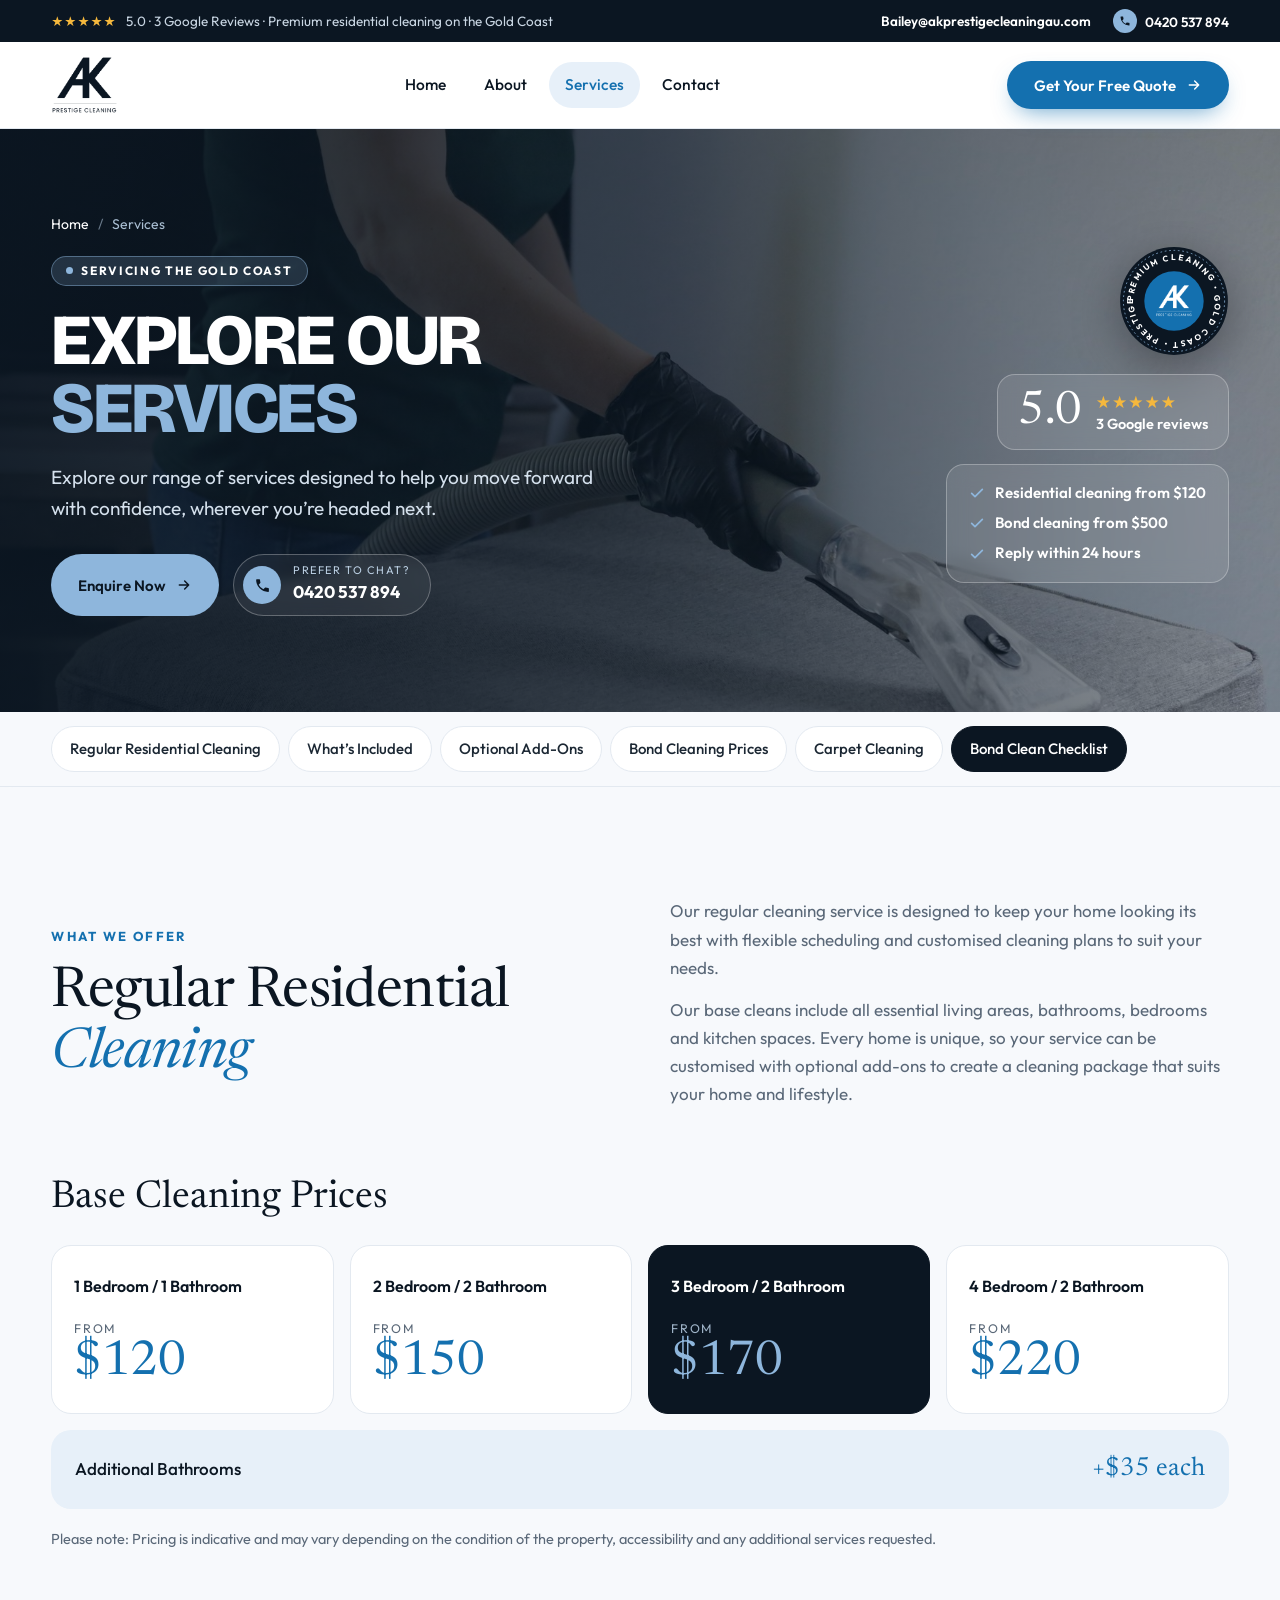
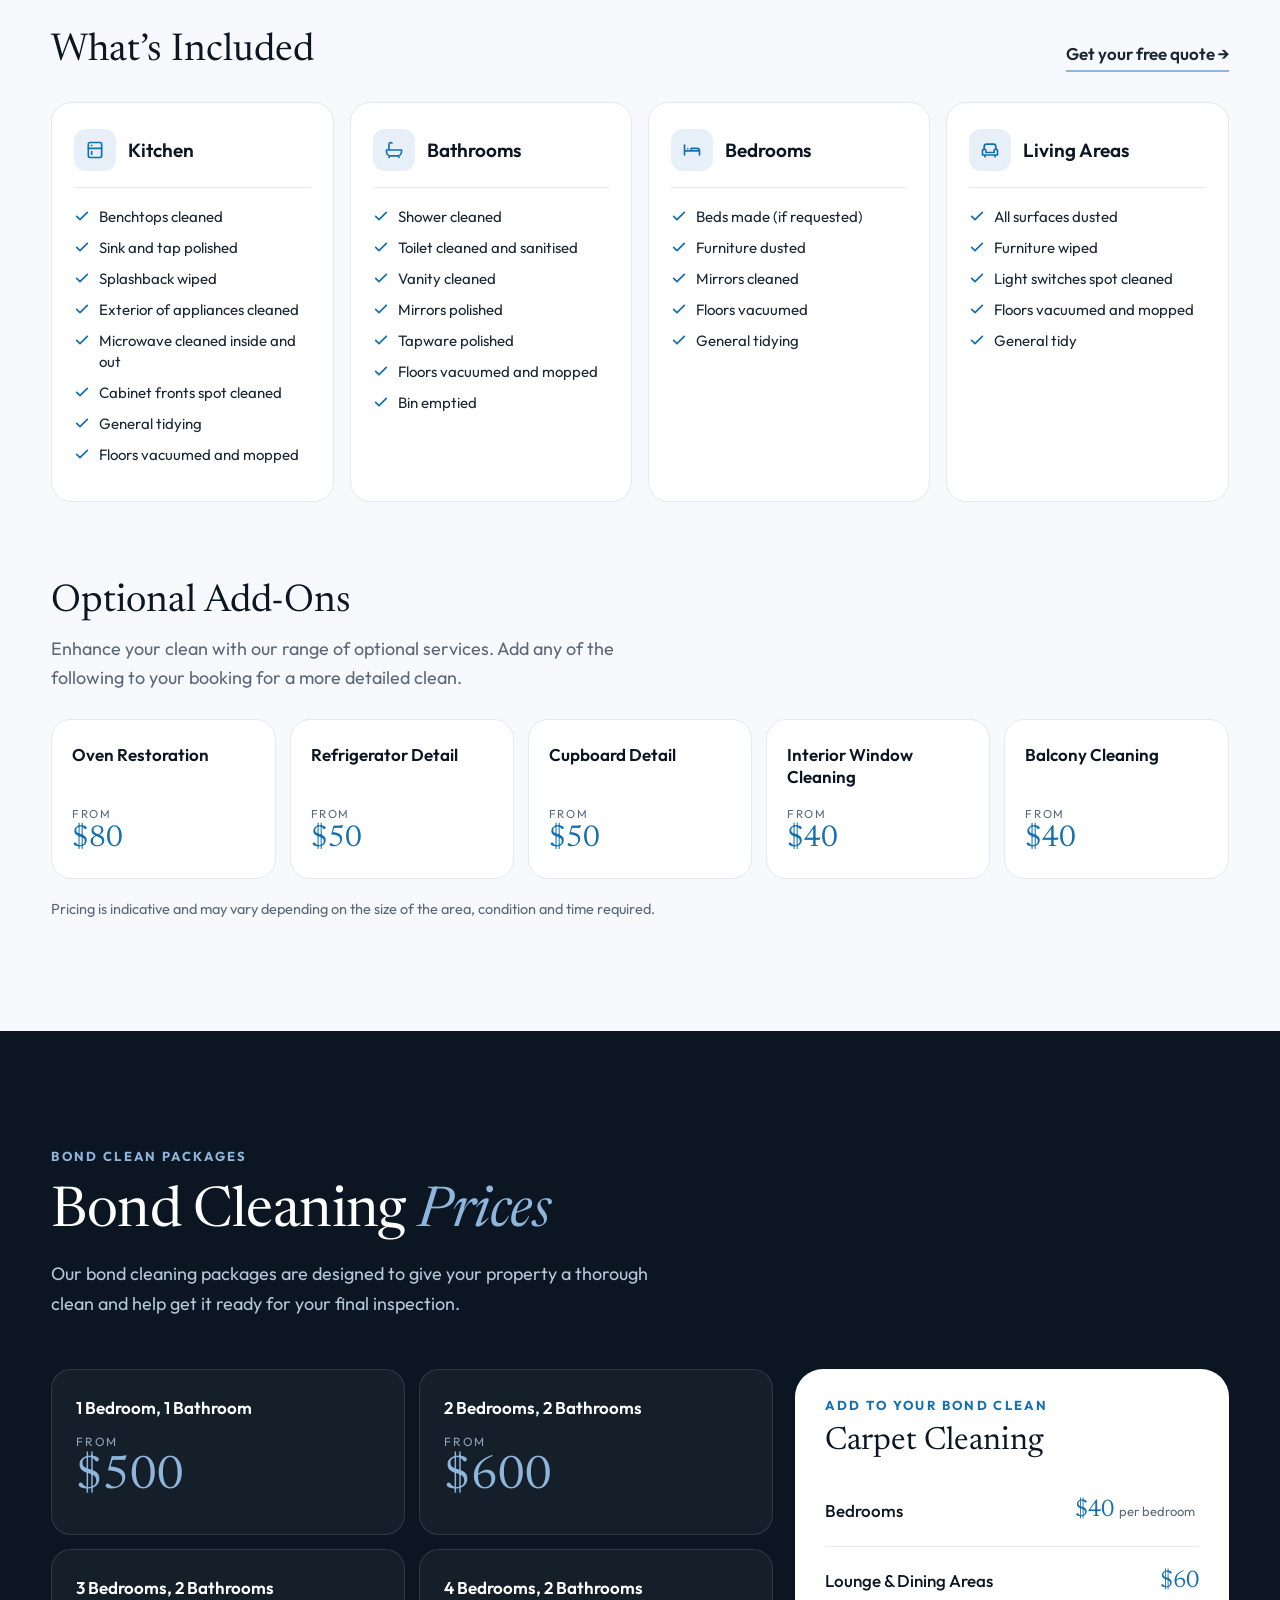
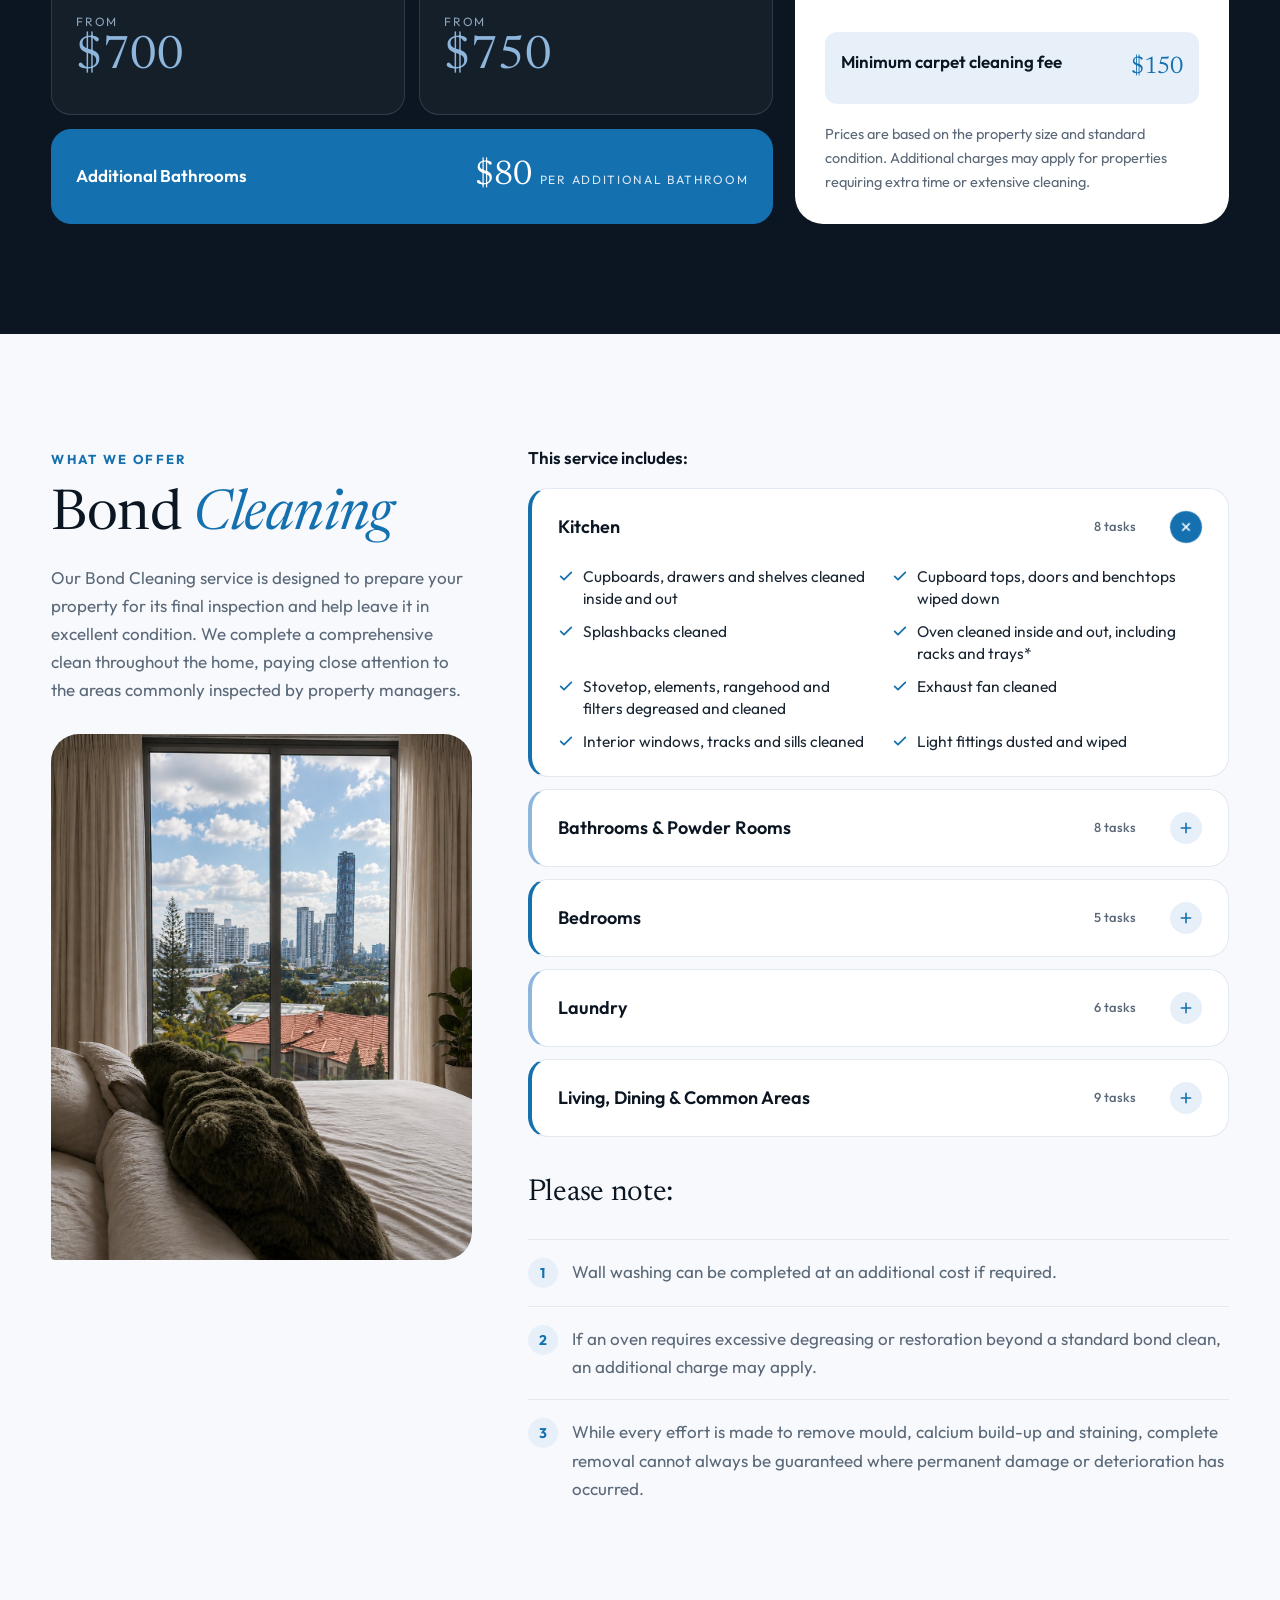
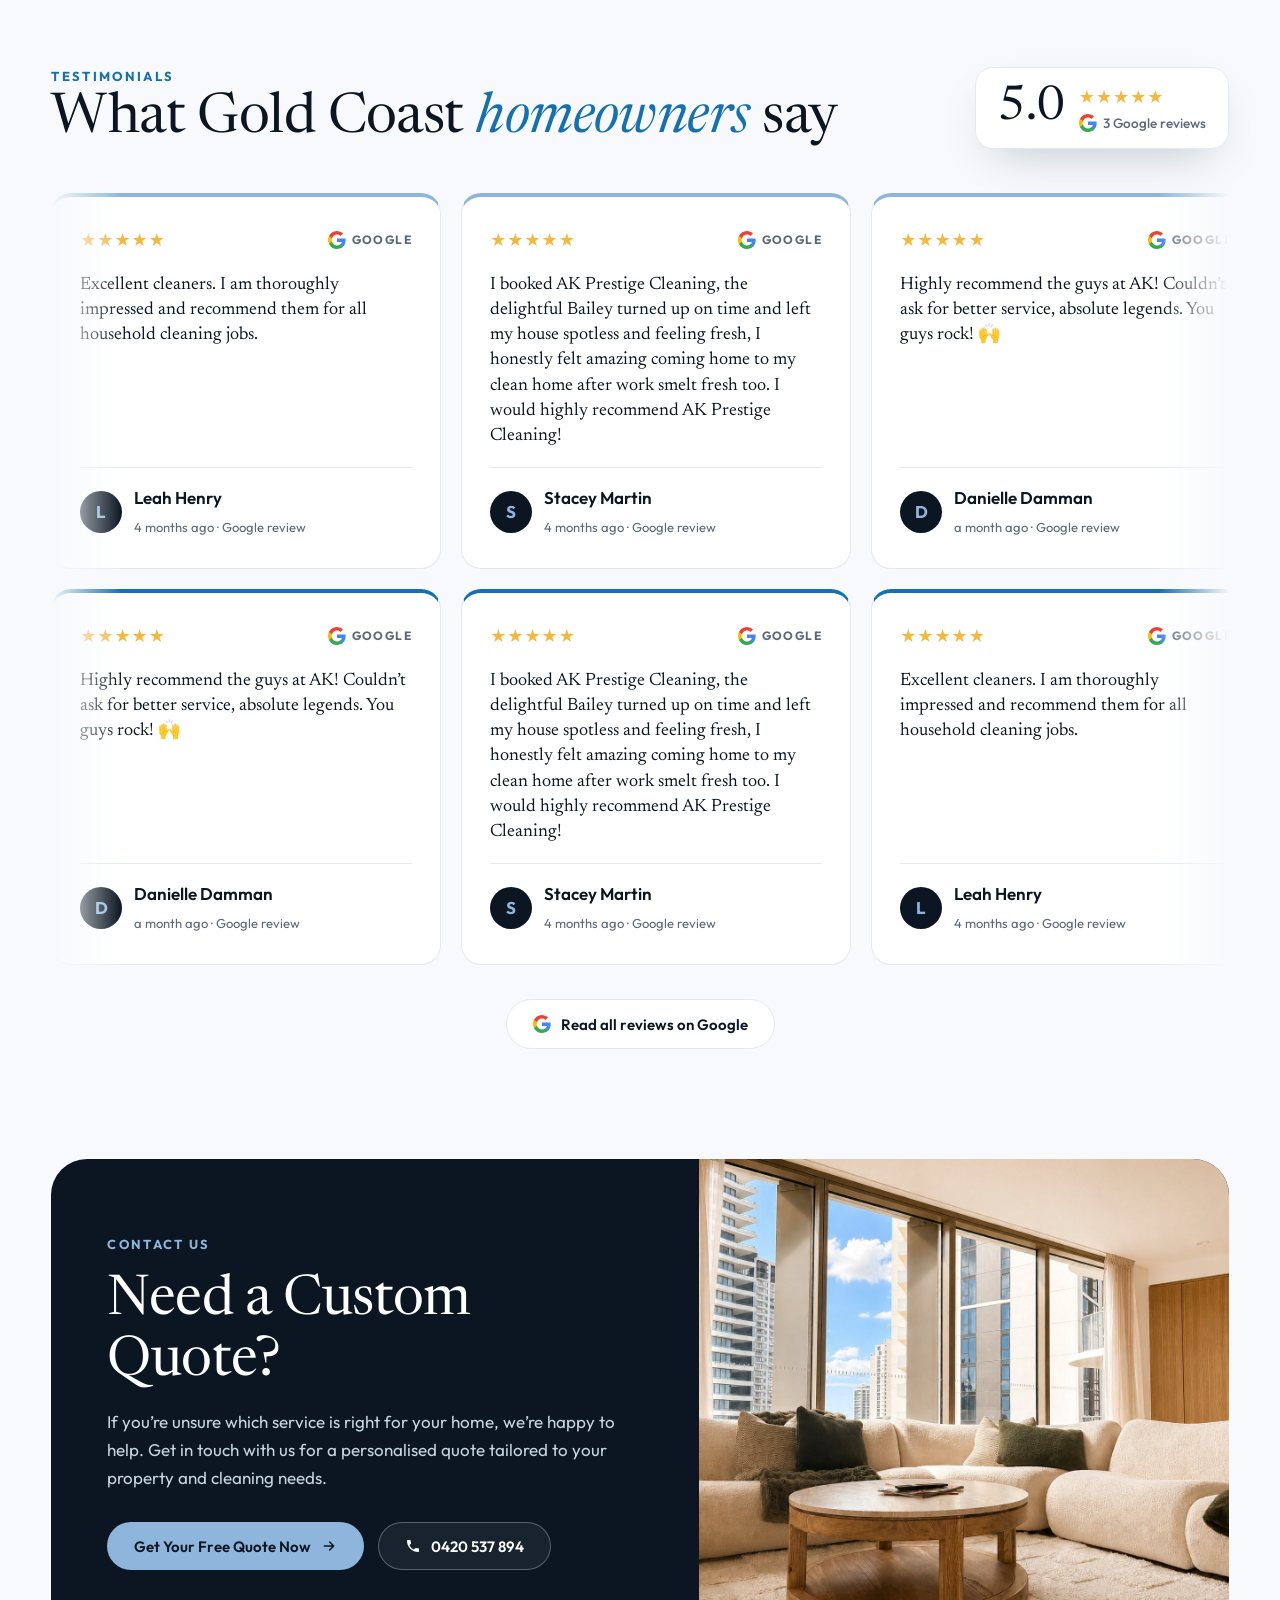
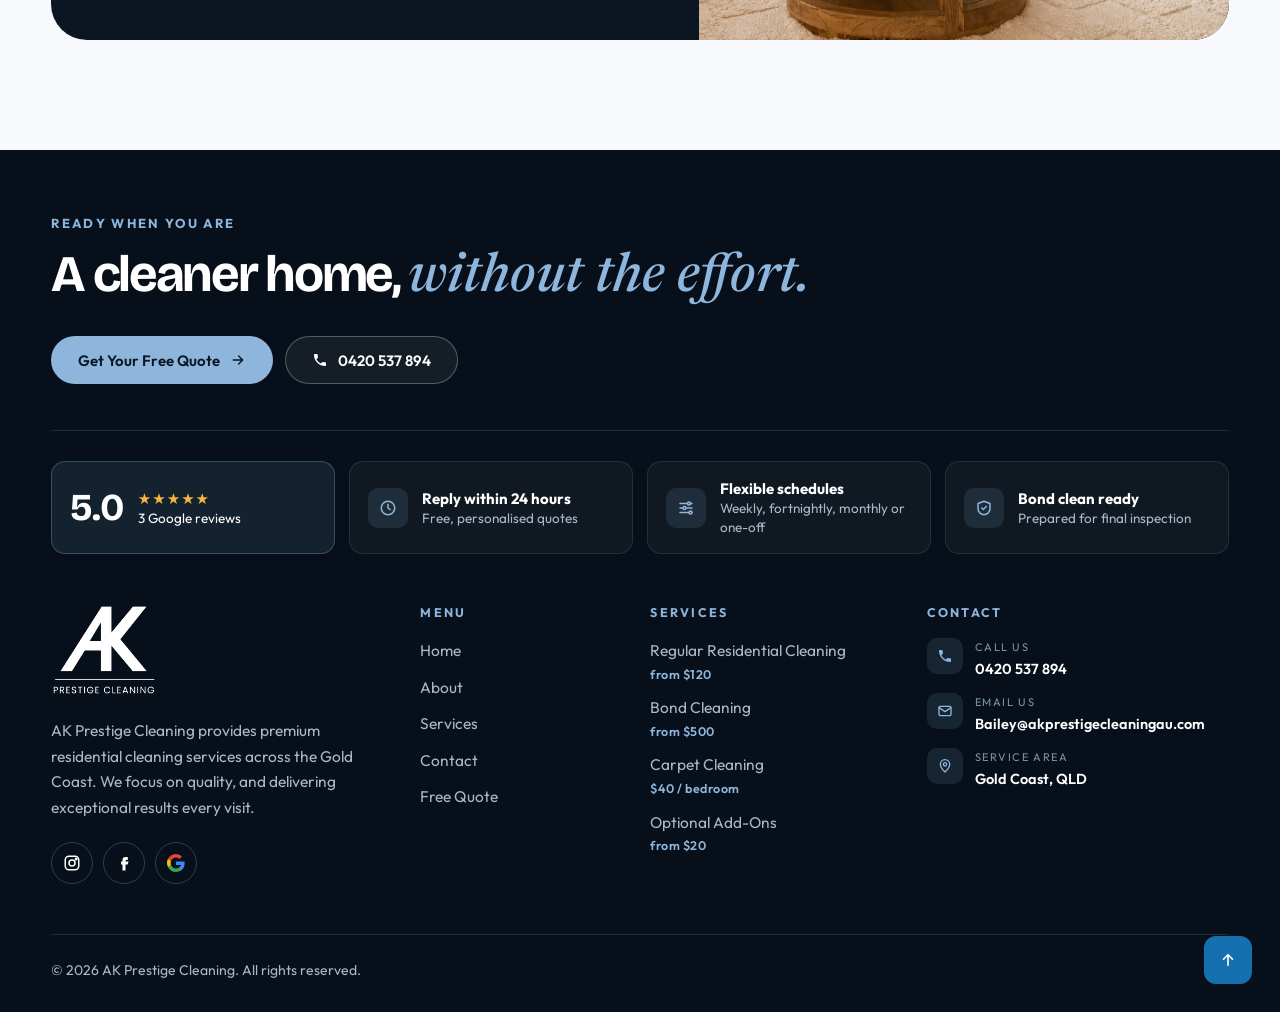
<file: services.html>
<!DOCTYPE html>
<html lang="en-AU"><head>
<meta charset="utf-8"><meta name="viewport" content="width=device-width,initial-scale=1">
<title>Services & Pricing | AK Prestige Cleaning Gold Coast</title>
<meta name="description" content="Regular residential cleaning from $120, bond cleaning from $500 and carpet cleaning across the Gold Coast. See what is included and our optional add-ons.">
<link rel="icon" href="images/favicon.png">
<meta property="og:title" content="Services & Pricing | AK Prestige Cleaning Gold Coast"><meta property="og:description" content="Regular residential cleaning from $120, bond cleaning from $500 and carpet cleaning across the Gold Coast. See what is included and our optional add-ons."><meta property="og:image" content="images/hero-lounge.jpg">
<link rel="preconnect" href="https://fonts.googleapis.com"><link rel="preconnect" href="https://fonts.gstatic.com" crossorigin>
<link href="https://fonts.googleapis.com/css2?family=Bricolage+Grotesque:opsz,wght@12..96,600;12..96,700;12..96,800&family=Newsreader:ital,opsz,wght@0,6..72,400;0,6..72,500;1,6..72,400&family=Outfit:wght@400;500;600;700&display=swap" rel="stylesheet">
<link rel="stylesheet" href="assets/css/style.css">
<script type="application/ld+json">{"@context":"https://schema.org","@type":"HouseCleaningService","name":"AK Prestige Cleaning","url":"https://www.akprestigecleaningau.com/","telephone":"0420537894","email":"Bailey@akprestigecleaningau.com","areaServed":"Gold Coast, QLD","image":"images/hero-lounge.jpg","sameAs":["https://www.instagram.com/ak.prestigecleaning/","https://www.facebook.com/profile.php?id=61590385779360"]}</script>
</head><body>
<div class="topbar"><div class="wrap">
  <a class="tb-l tb-stars" href="https://www.google.com/maps/search/AK+Prestige+Cleaning+Gold+Coast" target="_blank" rel="noopener"><span class="st">★★★★★</span> 5.0 &middot; 3 Google Reviews &middot; Premium residential cleaning on the Gold Coast</a>
  <div class="tb-r"><a href="mailto:Bailey@akprestigecleaningau.com" class="tb-l">Bailey@akprestigecleaningau.com</a><a href="tel:0420537894"><span class="ico"><svg viewBox="0 0 24 24" fill="currentColor"><path d="M6.6 10.8a15.1 15.1 0 0 0 6.6 6.6l2.2-2.2a1 1 0 0 1 1-.25 11.4 11.4 0 0 0 3.6.57 1 1 0 0 1 1 1V20a1 1 0 0 1-1 1A17 17 0 0 1 3 4a1 1 0 0 1 1-1h3.5a1 1 0 0 1 1 1c0 1.25.2 2.45.57 3.57a1 1 0 0 1-.25 1z"/></svg></span>0420 537 894</a></div>
</div></div>
<header class="site-header"><div class="wrap">
  <a href="index.html" class="brand" aria-label="AK Prestige Cleaning home"><img src="images/logo-dark.png" alt="AK Prestige Cleaning" width="67" height="58"></a>
  <nav class="nav" aria-label="Main"><a href="index.html">Home</a><a href="about.html">About</a><a href="services.html" class="active">Services</a><a href="contact.html">Contact</a></nav>
  <div class="head-cta">
    <a href="quote.html" class="btn btn-blue">Get Your Free Quote <svg viewBox="0 0 24 24" fill="none" stroke="currentColor" stroke-width="2.2" stroke-linecap="round" stroke-linejoin="round"><path d="M5 12h14M13 6l6 6-6 6"/></svg></a>
    <button class="burger" aria-label="Open menu"><span></span><span></span><span></span></button>
  </div>
</div></header>
<div class="mnav" aria-label="Mobile menu"><button class="close" aria-label="Close menu">&times;</button><a href="index.html">Home</a><a href="about.html">About</a><a href="services.html">Services</a><a href="contact.html">Contact</a>
  <a href="quote.html" class="btn btn-sky">Get Your Free Quote <svg viewBox="0 0 24 24" fill="none" stroke="currentColor" stroke-width="2.2" stroke-linecap="round" stroke-linejoin="round"><path d="M5 12h14M13 6l6 6-6 6"/></svg></a></div>

<section class="ihero "><div class="bg" style="background-image:url(images/services-banner.jpg)"></div><div class="wrap">
  <div class="ih-copy rv">
    <div class="crumbs"><a href="index.html">Home</a> <span>/</span> Services</div>
    <span class="pill loc"><span class="dot"></span>Servicing the Gold Coast</span>
    <h1>Explore Our <span>Services</span></h1>
    <p>Explore our range of services designed to help you move forward with confidence, wherever you&rsquo;re headed next.</p>
    <div class="ctas"><a href="quote.html" class="btn btn-sky">Enquire Now <svg viewBox="0 0 24 24" fill="none" stroke="currentColor" stroke-width="2.2" stroke-linecap="round" stroke-linejoin="round"><path d="M5 12h14M13 6l6 6-6 6"/></svg></a>
      <a href="tel:0420537894" class="call-chip"><span class="ic"><svg viewBox="0 0 24 24" fill="currentColor"><path d="M6.6 10.8a15.1 15.1 0 0 0 6.6 6.6l2.2-2.2a1 1 0 0 1 1-.25 11.4 11.4 0 0 0 3.6.57 1 1 0 0 1 1 1V20a1 1 0 0 1-1 1A17 17 0 0 1 3 4a1 1 0 0 1 1-1h3.5a1 1 0 0 1 1 1c0 1.25.2 2.45.57 3.57a1 1 0 0 1-.25 1z"/></svg></span><span><small>Prefer to chat?</small><b>0420 537 894</b></span></a></div>
  </div>
  <aside class="ih-side rv">
    <div class="seal ih-seal" aria-hidden="true"><svg viewBox="0 0 200 200" width="110" height="110">
  <defs><path id="sp" d="M100,100 m-74,0 a74,74 0 1,1 148,0 a74,74 0 1,1 -148,0"/></defs>
  <circle cx="100" cy="100" r="98" fill="#0B1622"/><circle cx="100" cy="100" r="92" fill="none" stroke="#8EB6DC" stroke-width="1.5" stroke-dasharray="3 5"/>
  <circle cx="100" cy="100" r="54" fill="#1470AF"/>
  <text font-family="Outfit,sans-serif" font-weight="700" font-size="15" letter-spacing="3.2" fill="#fff"><textPath href="#sp">PREMIUM CLEANING &#8226; GOLD COAST &#8226; PRESTIGE &#8226;</textPath></text>
  <image href="images/logo-white.png" x="66" y="70" width="68" height="59"/>
</svg></div>
    <a class="glass g" href="https://www.google.com/maps/search/AK+Prestige+Cleaning+Gold+Coast" target="_blank" rel="noopener"><b>5.0</b><span><em class="st">★★★★★</em>3 Google reviews</span></a>
    <div class="glass ih-facts"><span><svg viewBox="0 0 24 24" fill="none" stroke="currentColor" stroke-width="2.6" stroke-linecap="round" stroke-linejoin="round"><path d="m4 12.5 5 5L20 6.5"/></svg> Residential cleaning from $120</span><span><svg viewBox="0 0 24 24" fill="none" stroke="currentColor" stroke-width="2.6" stroke-linecap="round" stroke-linejoin="round"><path d="m4 12.5 5 5L20 6.5"/></svg> Bond cleaning from $500</span><span><svg viewBox="0 0 24 24" fill="none" stroke="currentColor" stroke-width="2.6" stroke-linecap="round" stroke-linejoin="round"><path d="m4 12.5 5 5L20 6.5"/></svg> Reply within 24 hours</span></div>
  </aside>
</div></section>

<nav class="svc-tabs" aria-label="Services"><div class="wrap">
  <a href="#residential">Regular Residential Cleaning</a><a href="#included">What&rsquo;s Included</a><a href="#addons">Optional Add-Ons</a>
  <a href="#bond-prices">Bond Cleaning Prices</a><a href="#carpet">Carpet Cleaning</a><a href="#bond">Bond Clean Checklist</a>
</div></nav>

<section class="sec" id="residential"><div class="wrap">
  <div class="svc-intro">
    <div class="rv"><span class="eyebrow">What we offer</span><h2 class="h-serif" style="margin-top:14px">Regular Residential <em class="accent">Cleaning</em></h2></div>
    <div class="rv"><p>Our regular cleaning service is designed to keep your home looking its best with flexible scheduling and customised cleaning plans to suit your needs.</p>
      <p>Our base cleans include all essential living areas, bathrooms, bedrooms and kitchen spaces. Every home is unique, so your service can be customised with optional add-ons to create a cleaning package that suits your home and lifestyle.</p></div>
  </div>
  <div class="sub-h" style="margin-top:0"><h3>Base Cleaning Prices</h3></div>
  <div class="tiers" style="margin-top:26px">
    <div class="tier rv"><span class="sz">1 Bedroom / 1 Bathroom</span><span class="from">From</span><span class="amt">$120</span></div>
    <div class="tier rv"><span class="sz">2 Bedroom / 2 Bathroom</span><span class="from">From</span><span class="amt">$150</span></div>
    <div class="tier feat rv"><span class="sz">3 Bedroom / 2 Bathroom</span><span class="from">From</span><span class="amt">$170</span></div>
    <div class="tier rv"><span class="sz">4 Bedroom / 2 Bathroom</span><span class="from">From</span><span class="amt">$220</span></div>
  </div>
  <div class="tier-extra rv"><span>Additional Bathrooms</span><b>+$35 each</b></div>
  <p class="small-note">Please note: Pricing is indicative and may vary depending on the condition of the property, accessibility and any additional services requested.</p>

  <div class="sub-h" id="included"><h3>What&rsquo;s Included</h3><a href="quote.html" class="link-u">Get your free quote &rarr;</a></div>
  <div class="rooms"><div class="room rv"><div class="rh"><span class="ic"><svg viewBox="0 0 24 24" fill="none" stroke="currentColor" stroke-width="2" stroke-linecap="round" stroke-linejoin="round"><rect x="4" y="3" width="16" height="18" rx="2"/><path d="M4 10h16M8 6.5h.01M8 14v3"/></svg></span><h3>Kitchen</h3></div><ul class=""><li><svg viewBox="0 0 24 24" fill="none" stroke="currentColor" stroke-width="2.6" stroke-linecap="round" stroke-linejoin="round"><path d="m4 12.5 5 5L20 6.5"/></svg><span>Benchtops cleaned</span></li><li><svg viewBox="0 0 24 24" fill="none" stroke="currentColor" stroke-width="2.6" stroke-linecap="round" stroke-linejoin="round"><path d="m4 12.5 5 5L20 6.5"/></svg><span>Sink and tap polished</span></li><li><svg viewBox="0 0 24 24" fill="none" stroke="currentColor" stroke-width="2.6" stroke-linecap="round" stroke-linejoin="round"><path d="m4 12.5 5 5L20 6.5"/></svg><span>Splashback wiped</span></li><li><svg viewBox="0 0 24 24" fill="none" stroke="currentColor" stroke-width="2.6" stroke-linecap="round" stroke-linejoin="round"><path d="m4 12.5 5 5L20 6.5"/></svg><span>Exterior of appliances cleaned</span></li><li><svg viewBox="0 0 24 24" fill="none" stroke="currentColor" stroke-width="2.6" stroke-linecap="round" stroke-linejoin="round"><path d="m4 12.5 5 5L20 6.5"/></svg><span>Microwave cleaned inside and out</span></li><li><svg viewBox="0 0 24 24" fill="none" stroke="currentColor" stroke-width="2.6" stroke-linecap="round" stroke-linejoin="round"><path d="m4 12.5 5 5L20 6.5"/></svg><span>Cabinet fronts spot cleaned</span></li><li><svg viewBox="0 0 24 24" fill="none" stroke="currentColor" stroke-width="2.6" stroke-linecap="round" stroke-linejoin="round"><path d="m4 12.5 5 5L20 6.5"/></svg><span>General tidying</span></li><li><svg viewBox="0 0 24 24" fill="none" stroke="currentColor" stroke-width="2.6" stroke-linecap="round" stroke-linejoin="round"><path d="m4 12.5 5 5L20 6.5"/></svg><span>Floors vacuumed and mopped</span></li></ul></div><div class="room rv"><div class="rh"><span class="ic"><svg viewBox="0 0 24 24" fill="none" stroke="currentColor" stroke-width="2" stroke-linecap="round" stroke-linejoin="round"><path d="M3 12h18v2a5 5 0 0 1-5 5H8a5 5 0 0 1-5-5zM6 12V5a2 2 0 0 1 3.6-1.2M7 19l-1 2M17 19l1 2"/></svg></span><h3>Bathrooms</h3></div><ul class=""><li><svg viewBox="0 0 24 24" fill="none" stroke="currentColor" stroke-width="2.6" stroke-linecap="round" stroke-linejoin="round"><path d="m4 12.5 5 5L20 6.5"/></svg><span>Shower cleaned</span></li><li><svg viewBox="0 0 24 24" fill="none" stroke="currentColor" stroke-width="2.6" stroke-linecap="round" stroke-linejoin="round"><path d="m4 12.5 5 5L20 6.5"/></svg><span>Toilet cleaned and sanitised</span></li><li><svg viewBox="0 0 24 24" fill="none" stroke="currentColor" stroke-width="2.6" stroke-linecap="round" stroke-linejoin="round"><path d="m4 12.5 5 5L20 6.5"/></svg><span>Vanity cleaned</span></li><li><svg viewBox="0 0 24 24" fill="none" stroke="currentColor" stroke-width="2.6" stroke-linecap="round" stroke-linejoin="round"><path d="m4 12.5 5 5L20 6.5"/></svg><span>Mirrors polished</span></li><li><svg viewBox="0 0 24 24" fill="none" stroke="currentColor" stroke-width="2.6" stroke-linecap="round" stroke-linejoin="round"><path d="m4 12.5 5 5L20 6.5"/></svg><span>Tapware polished</span></li><li><svg viewBox="0 0 24 24" fill="none" stroke="currentColor" stroke-width="2.6" stroke-linecap="round" stroke-linejoin="round"><path d="m4 12.5 5 5L20 6.5"/></svg><span>Floors vacuumed and mopped</span></li><li><svg viewBox="0 0 24 24" fill="none" stroke="currentColor" stroke-width="2.6" stroke-linecap="round" stroke-linejoin="round"><path d="m4 12.5 5 5L20 6.5"/></svg><span>Bin emptied</span></li></ul></div><div class="room rv"><div class="rh"><span class="ic"><svg viewBox="0 0 24 24" fill="none" stroke="currentColor" stroke-width="2" stroke-linecap="round" stroke-linejoin="round"><path d="M3 18V6M3 13h18v5M21 13a3 3 0 0 0-3-3h-7v3M7 10.5h.01"/></svg></span><h3>Bedrooms</h3></div><ul class=""><li><svg viewBox="0 0 24 24" fill="none" stroke="currentColor" stroke-width="2.6" stroke-linecap="round" stroke-linejoin="round"><path d="m4 12.5 5 5L20 6.5"/></svg><span>Beds made (if requested)</span></li><li><svg viewBox="0 0 24 24" fill="none" stroke="currentColor" stroke-width="2.6" stroke-linecap="round" stroke-linejoin="round"><path d="m4 12.5 5 5L20 6.5"/></svg><span>Furniture dusted</span></li><li><svg viewBox="0 0 24 24" fill="none" stroke="currentColor" stroke-width="2.6" stroke-linecap="round" stroke-linejoin="round"><path d="m4 12.5 5 5L20 6.5"/></svg><span>Mirrors cleaned</span></li><li><svg viewBox="0 0 24 24" fill="none" stroke="currentColor" stroke-width="2.6" stroke-linecap="round" stroke-linejoin="round"><path d="m4 12.5 5 5L20 6.5"/></svg><span>Floors vacuumed</span></li><li><svg viewBox="0 0 24 24" fill="none" stroke="currentColor" stroke-width="2.6" stroke-linecap="round" stroke-linejoin="round"><path d="m4 12.5 5 5L20 6.5"/></svg><span>General tidying</span></li></ul></div><div class="room rv"><div class="rh"><span class="ic"><svg viewBox="0 0 24 24" fill="none" stroke="currentColor" stroke-width="2" stroke-linecap="round" stroke-linejoin="round"><path d="M5 11V8a3 3 0 0 1 3-3h8a3 3 0 0 1 3 3v3"/><path d="M3 13a2 2 0 0 1 4 0v2h10v-2a2 2 0 0 1 4 0v5H3zM6 18v2M18 18v2"/></svg></span><h3>Living Areas</h3></div><ul class=""><li><svg viewBox="0 0 24 24" fill="none" stroke="currentColor" stroke-width="2.6" stroke-linecap="round" stroke-linejoin="round"><path d="m4 12.5 5 5L20 6.5"/></svg><span>All surfaces dusted</span></li><li><svg viewBox="0 0 24 24" fill="none" stroke="currentColor" stroke-width="2.6" stroke-linecap="round" stroke-linejoin="round"><path d="m4 12.5 5 5L20 6.5"/></svg><span>Furniture wiped</span></li><li><svg viewBox="0 0 24 24" fill="none" stroke="currentColor" stroke-width="2.6" stroke-linecap="round" stroke-linejoin="round"><path d="m4 12.5 5 5L20 6.5"/></svg><span>Light switches spot cleaned</span></li><li><svg viewBox="0 0 24 24" fill="none" stroke="currentColor" stroke-width="2.6" stroke-linecap="round" stroke-linejoin="round"><path d="m4 12.5 5 5L20 6.5"/></svg><span>Floors vacuumed and mopped</span></li><li><svg viewBox="0 0 24 24" fill="none" stroke="currentColor" stroke-width="2.6" stroke-linecap="round" stroke-linejoin="round"><path d="m4 12.5 5 5L20 6.5"/></svg><span>General tidy</span></li></ul></div></div>

  <div class="sub-h" id="addons"><div><h3>Optional Add-Ons</h3><p class="lead" style="margin-top:10px">Enhance your clean with our range of optional services. Add any of the following to your booking for a more detailed clean.</p></div></div>
  <div class="addon-grid"><div class="addon rv"><span class="n">Oven Restoration</span><span class="v"><small>From</small>$80</span></div><div class="addon rv"><span class="n">Refrigerator Detail</span><span class="v"><small>From</small>$50</span></div><div class="addon rv"><span class="n">Cupboard Detail</span><span class="v"><small>From</small>$50</span></div><div class="addon rv"><span class="n">Interior Window Cleaning</span><span class="v"><small>From</small>$40</span></div><div class="addon rv"><span class="n">Balcony Cleaning</span><span class="v"><small>From</small>$40</span></div></div>
  <p class="small-note">Pricing is indicative and may vary depending on the size of the area, condition and time required.</p>
</div></section>

<section class="sec bond-sec" id="bond-prices"><div class="wrap">
  <div class="rv" style="max-width:720px"><span class="eyebrow on-dark">Bond Clean Packages</span><h2 class="h-serif" style="margin:14px 0 16px">Bond Cleaning <em class="accent" style="color:var(--sky)">Prices</em></h2>
    <p class="lead">Our bond cleaning packages are designed to give your property a thorough clean and help get it ready for your final inspection.</p></div>
  <div class="bond-grid">
    <div class="bond-tiers">
      <div class="btier rv"><span class="sz">1 Bedroom, 1 Bathroom</span><div class="amt"><small>From</small>$500</div></div>
      <div class="btier rv"><span class="sz">2 Bedrooms, 2 Bathrooms</span><div class="amt"><small>From</small>$600</div></div>
      <div class="btier rv"><span class="sz">3 Bedrooms, 2 Bathrooms</span><div class="amt"><small>From</small>$700</div></div>
      <div class="btier rv"><span class="sz">4 Bedrooms, 2 Bathrooms</span><div class="amt"><small>From</small>$750</div></div>
      <div class="btier extra rv"><span class="sz">Additional Bathrooms</span><div class="amt">$80 <small style="display:inline;color:#dbe8f5">per additional bathroom</small></div></div>
    </div>
    <div class="carpet rv" id="carpet"><span class="eyebrow">Add to your bond clean</span><h3>Carpet Cleaning</h3>
      <div class="prow"><span class="n">Bedrooms</span><span class="v">$40 <small>per bedroom</small></span></div>
      <div class="prow" style="border-top:1px solid var(--line)"><span class="n">Lounge &amp; Dining Areas</span><span class="v">$60</span></div>
      <div class="min"><span>Minimum carpet cleaning fee</span><b>$150</b></div>
      <p class="small-note">Prices are based on the property size and standard condition. Additional charges may apply for properties requiring extra time or extensive cleaning.</p></div>
  </div>
</div></section>

<section class="sec" id="bond"><div class="wrap bond-incl">
  <div class="stick rv"><span class="eyebrow">What we offer</span><h2 class="h-serif" style="margin-top:14px">Bond <em class="accent">Cleaning</em></h2>
    <p>Our Bond Cleaning service is designed to prepare your property for its final inspection and help leave it in excellent condition. We complete a comprehensive clean throughout the home, paying close attention to the areas commonly inspected by property managers.</p>
    <div class="photo"><img src="images/bedroom.jpg" alt="Bedroom prepared for final inspection" loading="lazy"></div></div>
  <div class="rv"><p style="font-weight:600;color:var(--ink);margin-bottom:16px">This service includes:</p><details class="acc" open><summary>Kitchen<span class="cnt">8 tasks</span><span class="pm"><svg viewBox="0 0 24 24" width="16" height="16" fill="none" stroke="currentColor" stroke-width="2.4" stroke-linecap="round"><path d="M12 5v14M5 12h14"/></svg></span></summary><div class="in"><ul class=""><li><svg viewBox="0 0 24 24" fill="none" stroke="currentColor" stroke-width="2.6" stroke-linecap="round" stroke-linejoin="round"><path d="m4 12.5 5 5L20 6.5"/></svg><span>Cupboards, drawers and shelves cleaned inside and out</span></li><li><svg viewBox="0 0 24 24" fill="none" stroke="currentColor" stroke-width="2.6" stroke-linecap="round" stroke-linejoin="round"><path d="m4 12.5 5 5L20 6.5"/></svg><span>Cupboard tops, doors and benchtops wiped down</span></li><li><svg viewBox="0 0 24 24" fill="none" stroke="currentColor" stroke-width="2.6" stroke-linecap="round" stroke-linejoin="round"><path d="m4 12.5 5 5L20 6.5"/></svg><span>Splashbacks cleaned</span></li><li><svg viewBox="0 0 24 24" fill="none" stroke="currentColor" stroke-width="2.6" stroke-linecap="round" stroke-linejoin="round"><path d="m4 12.5 5 5L20 6.5"/></svg><span>Oven cleaned inside and out, including racks and trays*</span></li><li><svg viewBox="0 0 24 24" fill="none" stroke="currentColor" stroke-width="2.6" stroke-linecap="round" stroke-linejoin="round"><path d="m4 12.5 5 5L20 6.5"/></svg><span>Stovetop, elements, rangehood and filters degreased and cleaned</span></li><li><svg viewBox="0 0 24 24" fill="none" stroke="currentColor" stroke-width="2.6" stroke-linecap="round" stroke-linejoin="round"><path d="m4 12.5 5 5L20 6.5"/></svg><span>Exhaust fan cleaned</span></li><li><svg viewBox="0 0 24 24" fill="none" stroke="currentColor" stroke-width="2.6" stroke-linecap="round" stroke-linejoin="round"><path d="m4 12.5 5 5L20 6.5"/></svg><span>Interior windows, tracks and sills cleaned</span></li><li><svg viewBox="0 0 24 24" fill="none" stroke="currentColor" stroke-width="2.6" stroke-linecap="round" stroke-linejoin="round"><path d="m4 12.5 5 5L20 6.5"/></svg><span>Light fittings dusted and wiped</span></li></ul></div></details><details class="acc"><summary>Bathrooms &amp; Powder Rooms<span class="cnt">8 tasks</span><span class="pm"><svg viewBox="0 0 24 24" width="16" height="16" fill="none" stroke="currentColor" stroke-width="2.4" stroke-linecap="round"><path d="M12 5v14M5 12h14"/></svg></span></summary><div class="in"><ul class=""><li><svg viewBox="0 0 24 24" fill="none" stroke="currentColor" stroke-width="2.6" stroke-linecap="round" stroke-linejoin="round"><path d="m4 12.5 5 5L20 6.5"/></svg><span>Showers, shower screens and fittings scrubbed and cleaned</span></li><li><svg viewBox="0 0 24 24" fill="none" stroke="currentColor" stroke-width="2.6" stroke-linecap="round" stroke-linejoin="round"><path d="m4 12.5 5 5L20 6.5"/></svg><span>Baths cleaned and polished*</span></li><li><svg viewBox="0 0 24 24" fill="none" stroke="currentColor" stroke-width="2.6" stroke-linecap="round" stroke-linejoin="round"><path d="m4 12.5 5 5L20 6.5"/></svg><span>Toilets thoroughly cleaned and sanitised</span></li><li><svg viewBox="0 0 24 24" fill="none" stroke="currentColor" stroke-width="2.6" stroke-linecap="round" stroke-linejoin="round"><path d="m4 12.5 5 5L20 6.5"/></svg><span>Basins and vanities cleaned</span></li><li><svg viewBox="0 0 24 24" fill="none" stroke="currentColor" stroke-width="2.6" stroke-linecap="round" stroke-linejoin="round"><path d="m4 12.5 5 5L20 6.5"/></svg><span>Mirrors polished</span></li><li><svg viewBox="0 0 24 24" fill="none" stroke="currentColor" stroke-width="2.6" stroke-linecap="round" stroke-linejoin="round"><path d="m4 12.5 5 5L20 6.5"/></svg><span>Door frames, light switches and exhaust fans cleaned</span></li><li><svg viewBox="0 0 24 24" fill="none" stroke="currentColor" stroke-width="2.6" stroke-linecap="round" stroke-linejoin="round"><path d="m4 12.5 5 5L20 6.5"/></svg><span>Interior windows, tracks and sills cleaned</span></li><li><svg viewBox="0 0 24 24" fill="none" stroke="currentColor" stroke-width="2.6" stroke-linecap="round" stroke-linejoin="round"><path d="m4 12.5 5 5L20 6.5"/></svg><span>Floors vacuumed and mopped</span></li></ul></div></details><details class="acc"><summary>Bedrooms<span class="cnt">5 tasks</span><span class="pm"><svg viewBox="0 0 24 24" width="16" height="16" fill="none" stroke="currentColor" stroke-width="2.4" stroke-linecap="round"><path d="M12 5v14M5 12h14"/></svg></span></summary><div class="in"><ul class=""><li><svg viewBox="0 0 24 24" fill="none" stroke="currentColor" stroke-width="2.6" stroke-linecap="round" stroke-linejoin="round"><path d="m4 12.5 5 5L20 6.5"/></svg><span>Wardrobes, cupboards, drawers and shelves cleaned</span></li><li><svg viewBox="0 0 24 24" fill="none" stroke="currentColor" stroke-width="2.6" stroke-linecap="round" stroke-linejoin="round"><path d="m4 12.5 5 5L20 6.5"/></svg><span>Mirrors cleaned</span></li><li><svg viewBox="0 0 24 24" fill="none" stroke="currentColor" stroke-width="2.6" stroke-linecap="round" stroke-linejoin="round"><path d="m4 12.5 5 5L20 6.5"/></svg><span>Door frames, power points and light switches wiped</span></li><li><svg viewBox="0 0 24 24" fill="none" stroke="currentColor" stroke-width="2.6" stroke-linecap="round" stroke-linejoin="round"><path d="m4 12.5 5 5L20 6.5"/></svg><span>Ceiling fans and air-conditioning vents dusted</span></li><li><svg viewBox="0 0 24 24" fill="none" stroke="currentColor" stroke-width="2.6" stroke-linecap="round" stroke-linejoin="round"><path d="m4 12.5 5 5L20 6.5"/></svg><span>Interior windows, tracks and sills cleaned</span></li></ul></div></details><details class="acc"><summary>Laundry<span class="cnt">6 tasks</span><span class="pm"><svg viewBox="0 0 24 24" width="16" height="16" fill="none" stroke="currentColor" stroke-width="2.4" stroke-linecap="round"><path d="M12 5v14M5 12h14"/></svg></span></summary><div class="in"><ul class=""><li><svg viewBox="0 0 24 24" fill="none" stroke="currentColor" stroke-width="2.6" stroke-linecap="round" stroke-linejoin="round"><path d="m4 12.5 5 5L20 6.5"/></svg><span>Cupboards and surfaces wiped down</span></li><li><svg viewBox="0 0 24 24" fill="none" stroke="currentColor" stroke-width="2.6" stroke-linecap="round" stroke-linejoin="round"><path d="m4 12.5 5 5L20 6.5"/></svg><span>Laundry tub cleaned</span></li><li><svg viewBox="0 0 24 24" fill="none" stroke="currentColor" stroke-width="2.6" stroke-linecap="round" stroke-linejoin="round"><path d="m4 12.5 5 5L20 6.5"/></svg><span>Exhaust fans and light fittings cleaned</span></li><li><svg viewBox="0 0 24 24" fill="none" stroke="currentColor" stroke-width="2.6" stroke-linecap="round" stroke-linejoin="round"><path d="m4 12.5 5 5L20 6.5"/></svg><span>Door frames, walls, skirting boards and light switches spot cleaned</span></li><li><svg viewBox="0 0 24 24" fill="none" stroke="currentColor" stroke-width="2.6" stroke-linecap="round" stroke-linejoin="round"><path d="m4 12.5 5 5L20 6.5"/></svg><span>Floors vacuumed and mopped</span></li><li><svg viewBox="0 0 24 24" fill="none" stroke="currentColor" stroke-width="2.6" stroke-linecap="round" stroke-linejoin="round"><path d="m4 12.5 5 5L20 6.5"/></svg><span>Interior windows, tracks and sills cleaned</span></li></ul></div></details><details class="acc"><summary>Living, Dining &amp; Common Areas<span class="cnt">9 tasks</span><span class="pm"><svg viewBox="0 0 24 24" width="16" height="16" fill="none" stroke="currentColor" stroke-width="2.4" stroke-linecap="round"><path d="M12 5v14M5 12h14"/></svg></span></summary><div class="in"><ul class=""><li><svg viewBox="0 0 24 24" fill="none" stroke="currentColor" stroke-width="2.6" stroke-linecap="round" stroke-linejoin="round"><path d="m4 12.5 5 5L20 6.5"/></svg><span>All surfaces dusted and wiped</span></li><li><svg viewBox="0 0 24 24" fill="none" stroke="currentColor" stroke-width="2.6" stroke-linecap="round" stroke-linejoin="round"><path d="m4 12.5 5 5L20 6.5"/></svg><span>Light fittings cleaned</span></li><li><svg viewBox="0 0 24 24" fill="none" stroke="currentColor" stroke-width="2.6" stroke-linecap="round" stroke-linejoin="round"><path d="m4 12.5 5 5L20 6.5"/></svg><span>Cobwebs removed</span></li><li><svg viewBox="0 0 24 24" fill="none" stroke="currentColor" stroke-width="2.6" stroke-linecap="round" stroke-linejoin="round"><path d="m4 12.5 5 5L20 6.5"/></svg><span>Ceiling fans and air-conditioning units dusted</span></li><li><svg viewBox="0 0 24 24" fill="none" stroke="currentColor" stroke-width="2.6" stroke-linecap="round" stroke-linejoin="round"><path d="m4 12.5 5 5L20 6.5"/></svg><span>Power points and light switches cleaned</span></li><li><svg viewBox="0 0 24 24" fill="none" stroke="currentColor" stroke-width="2.6" stroke-linecap="round" stroke-linejoin="round"><path d="m4 12.5 5 5L20 6.5"/></svg><span>Interior windows, tracks and sills cleaned</span></li><li><svg viewBox="0 0 24 24" fill="none" stroke="currentColor" stroke-width="2.6" stroke-linecap="round" stroke-linejoin="round"><path d="m4 12.5 5 5L20 6.5"/></svg><span>Carpeted areas vacuumed</span></li><li><svg viewBox="0 0 24 24" fill="none" stroke="currentColor" stroke-width="2.6" stroke-linecap="round" stroke-linejoin="round"><path d="m4 12.5 5 5L20 6.5"/></svg><span>Timber, tile and vinyl floors vacuumed and mopped</span></li><li><svg viewBox="0 0 24 24" fill="none" stroke="currentColor" stroke-width="2.6" stroke-linecap="round" stroke-linejoin="round"><path d="m4 12.5 5 5L20 6.5"/></svg><span>Walls and doors spot cleaned where required</span></li></ul></div></details>
    <h3 class="h-serif" style="font-size:30px;margin-top:40px">Please note:</h3>
    <ul class="notes-list">
      <li><b>1</b><span>Wall washing can be completed at an additional cost if required.</span></li>
      <li><b>2</b><span>If an oven requires excessive degreasing or restoration beyond a standard bond clean, an additional charge may apply.</span></li>
      <li><b>3</b><span>While every effort is made to remove mould, calcium build-up and staining, complete removal cannot always be guaranteed where permanent damage or deterioration has occurred.</span></li>
    </ul></div>
</div></section>
<section class="sec reviews" id="reviews"><div class="wrap">
  <div class="rev-head rv"><div><span class="eyebrow">Testimonials</span><h2 class="h-serif">What Gold Coast <em class="accent">homeowners</em> say</h2></div>
    <a class="gsum" href="https://www.google.com/maps/search/AK+Prestige+Cleaning+Gold+Coast" target="_blank" rel="noopener"><b>5.0</b><span><span class="st">★★★★★</span><small><svg viewBox="0 0 24 24" width="18" height="18"><path fill="#4285F4" d="M23.5 12.3c0-.8-.1-1.6-.2-2.3H12v4.5h6.5a5.6 5.6 0 0 1-2.4 3.6v3h3.9c2.2-2.1 3.5-5.1 3.5-8.8z"/><path fill="#34A853" d="M12 24c3.2 0 6-1.1 8-2.9l-3.9-3c-1.1.7-2.5 1.2-4.1 1.2-3.1 0-5.8-2.1-6.7-5H1.3v3.1A12 12 0 0 0 12 24z"/><path fill="#FBBC05" d="M5.3 14.3a7.2 7.2 0 0 1 0-4.6V6.6H1.3a12 12 0 0 0 0 10.8z"/><path fill="#EA4335" d="M12 4.8c1.8 0 3.3.6 4.6 1.8l3.4-3.4A12 12 0 0 0 1.3 6.6l4 3.1c.9-2.9 3.6-4.9 6.7-4.9z"/></svg> 3 Google reviews</small></span></a></div>
  <div class="marq" aria-label="Google reviews">
    <div class="mrow"><div class="mtrack"><article class="rcard"><div class="rc-top"><span class="st">★★★★★</span><span class="rc-g"><svg viewBox="0 0 24 24" width="18" height="18"><path fill="#4285F4" d="M23.5 12.3c0-.8-.1-1.6-.2-2.3H12v4.5h6.5a5.6 5.6 0 0 1-2.4 3.6v3h3.9c2.2-2.1 3.5-5.1 3.5-8.8z"/><path fill="#34A853" d="M12 24c3.2 0 6-1.1 8-2.9l-3.9-3c-1.1.7-2.5 1.2-4.1 1.2-3.1 0-5.8-2.1-6.7-5H1.3v3.1A12 12 0 0 0 12 24z"/><path fill="#FBBC05" d="M5.3 14.3a7.2 7.2 0 0 1 0-4.6V6.6H1.3a12 12 0 0 0 0 10.8z"/><path fill="#EA4335" d="M12 4.8c1.8 0 3.3.6 4.6 1.8l3.4-3.4A12 12 0 0 0 1.3 6.6l4 3.1c.9-2.9 3.6-4.9 6.7-4.9z"/></svg> Google</span></div>
<p>Excellent cleaners. I am thoroughly impressed and recommend them for all household cleaning jobs.</p><div class="rc-who"><span class="rc-av">L</span><div><b>Leah Henry</b><small>4 months ago &middot; Google review</small></div></div></article><article class="rcard"><div class="rc-top"><span class="st">★★★★★</span><span class="rc-g"><svg viewBox="0 0 24 24" width="18" height="18"><path fill="#4285F4" d="M23.5 12.3c0-.8-.1-1.6-.2-2.3H12v4.5h6.5a5.6 5.6 0 0 1-2.4 3.6v3h3.9c2.2-2.1 3.5-5.1 3.5-8.8z"/><path fill="#34A853" d="M12 24c3.2 0 6-1.1 8-2.9l-3.9-3c-1.1.7-2.5 1.2-4.1 1.2-3.1 0-5.8-2.1-6.7-5H1.3v3.1A12 12 0 0 0 12 24z"/><path fill="#FBBC05" d="M5.3 14.3a7.2 7.2 0 0 1 0-4.6V6.6H1.3a12 12 0 0 0 0 10.8z"/><path fill="#EA4335" d="M12 4.8c1.8 0 3.3.6 4.6 1.8l3.4-3.4A12 12 0 0 0 1.3 6.6l4 3.1c.9-2.9 3.6-4.9 6.7-4.9z"/></svg> Google</span></div>
<p>I booked AK Prestige Cleaning, the delightful Bailey turned up on time and left my house spotless and feeling fresh, I honestly felt amazing coming home to my clean home after work smelt fresh too. I would highly recommend AK Prestige Cleaning!</p><div class="rc-who"><span class="rc-av">S</span><div><b>Stacey Martin</b><small>4 months ago &middot; Google review</small></div></div></article><article class="rcard"><div class="rc-top"><span class="st">★★★★★</span><span class="rc-g"><svg viewBox="0 0 24 24" width="18" height="18"><path fill="#4285F4" d="M23.5 12.3c0-.8-.1-1.6-.2-2.3H12v4.5h6.5a5.6 5.6 0 0 1-2.4 3.6v3h3.9c2.2-2.1 3.5-5.1 3.5-8.8z"/><path fill="#34A853" d="M12 24c3.2 0 6-1.1 8-2.9l-3.9-3c-1.1.7-2.5 1.2-4.1 1.2-3.1 0-5.8-2.1-6.7-5H1.3v3.1A12 12 0 0 0 12 24z"/><path fill="#FBBC05" d="M5.3 14.3a7.2 7.2 0 0 1 0-4.6V6.6H1.3a12 12 0 0 0 0 10.8z"/><path fill="#EA4335" d="M12 4.8c1.8 0 3.3.6 4.6 1.8l3.4-3.4A12 12 0 0 0 1.3 6.6l4 3.1c.9-2.9 3.6-4.9 6.7-4.9z"/></svg> Google</span></div>
<p>Highly recommend the guys at AK! Couldn’t ask for better service, absolute legends. You guys rock! 🙌</p><div class="rc-who"><span class="rc-av">D</span><div><b>Danielle Damman</b><small>a month ago &middot; Google review</small></div></div></article><article class="rcard"><div class="rc-top"><span class="st">★★★★★</span><span class="rc-g"><svg viewBox="0 0 24 24" width="18" height="18"><path fill="#4285F4" d="M23.5 12.3c0-.8-.1-1.6-.2-2.3H12v4.5h6.5a5.6 5.6 0 0 1-2.4 3.6v3h3.9c2.2-2.1 3.5-5.1 3.5-8.8z"/><path fill="#34A853" d="M12 24c3.2 0 6-1.1 8-2.9l-3.9-3c-1.1.7-2.5 1.2-4.1 1.2-3.1 0-5.8-2.1-6.7-5H1.3v3.1A12 12 0 0 0 12 24z"/><path fill="#FBBC05" d="M5.3 14.3a7.2 7.2 0 0 1 0-4.6V6.6H1.3a12 12 0 0 0 0 10.8z"/><path fill="#EA4335" d="M12 4.8c1.8 0 3.3.6 4.6 1.8l3.4-3.4A12 12 0 0 0 1.3 6.6l4 3.1c.9-2.9 3.6-4.9 6.7-4.9z"/></svg> Google</span></div>
<p>Excellent cleaners. I am thoroughly impressed and recommend them for all household cleaning jobs.</p><div class="rc-who"><span class="rc-av">L</span><div><b>Leah Henry</b><small>4 months ago &middot; Google review</small></div></div></article><article class="rcard"><div class="rc-top"><span class="st">★★★★★</span><span class="rc-g"><svg viewBox="0 0 24 24" width="18" height="18"><path fill="#4285F4" d="M23.5 12.3c0-.8-.1-1.6-.2-2.3H12v4.5h6.5a5.6 5.6 0 0 1-2.4 3.6v3h3.9c2.2-2.1 3.5-5.1 3.5-8.8z"/><path fill="#34A853" d="M12 24c3.2 0 6-1.1 8-2.9l-3.9-3c-1.1.7-2.5 1.2-4.1 1.2-3.1 0-5.8-2.1-6.7-5H1.3v3.1A12 12 0 0 0 12 24z"/><path fill="#FBBC05" d="M5.3 14.3a7.2 7.2 0 0 1 0-4.6V6.6H1.3a12 12 0 0 0 0 10.8z"/><path fill="#EA4335" d="M12 4.8c1.8 0 3.3.6 4.6 1.8l3.4-3.4A12 12 0 0 0 1.3 6.6l4 3.1c.9-2.9 3.6-4.9 6.7-4.9z"/></svg> Google</span></div>
<p>I booked AK Prestige Cleaning, the delightful Bailey turned up on time and left my house spotless and feeling fresh, I honestly felt amazing coming home to my clean home after work smelt fresh too. I would highly recommend AK Prestige Cleaning!</p><div class="rc-who"><span class="rc-av">S</span><div><b>Stacey Martin</b><small>4 months ago &middot; Google review</small></div></div></article><article class="rcard"><div class="rc-top"><span class="st">★★★★★</span><span class="rc-g"><svg viewBox="0 0 24 24" width="18" height="18"><path fill="#4285F4" d="M23.5 12.3c0-.8-.1-1.6-.2-2.3H12v4.5h6.5a5.6 5.6 0 0 1-2.4 3.6v3h3.9c2.2-2.1 3.5-5.1 3.5-8.8z"/><path fill="#34A853" d="M12 24c3.2 0 6-1.1 8-2.9l-3.9-3c-1.1.7-2.5 1.2-4.1 1.2-3.1 0-5.8-2.1-6.7-5H1.3v3.1A12 12 0 0 0 12 24z"/><path fill="#FBBC05" d="M5.3 14.3a7.2 7.2 0 0 1 0-4.6V6.6H1.3a12 12 0 0 0 0 10.8z"/><path fill="#EA4335" d="M12 4.8c1.8 0 3.3.6 4.6 1.8l3.4-3.4A12 12 0 0 0 1.3 6.6l4 3.1c.9-2.9 3.6-4.9 6.7-4.9z"/></svg> Google</span></div>
<p>Highly recommend the guys at AK! Couldn’t ask for better service, absolute legends. You guys rock! 🙌</p><div class="rc-who"><span class="rc-av">D</span><div><b>Danielle Damman</b><small>a month ago &middot; Google review</small></div></div></article><article class="rcard"><div class="rc-top"><span class="st">★★★★★</span><span class="rc-g"><svg viewBox="0 0 24 24" width="18" height="18"><path fill="#4285F4" d="M23.5 12.3c0-.8-.1-1.6-.2-2.3H12v4.5h6.5a5.6 5.6 0 0 1-2.4 3.6v3h3.9c2.2-2.1 3.5-5.1 3.5-8.8z"/><path fill="#34A853" d="M12 24c3.2 0 6-1.1 8-2.9l-3.9-3c-1.1.7-2.5 1.2-4.1 1.2-3.1 0-5.8-2.1-6.7-5H1.3v3.1A12 12 0 0 0 12 24z"/><path fill="#FBBC05" d="M5.3 14.3a7.2 7.2 0 0 1 0-4.6V6.6H1.3a12 12 0 0 0 0 10.8z"/><path fill="#EA4335" d="M12 4.8c1.8 0 3.3.6 4.6 1.8l3.4-3.4A12 12 0 0 0 1.3 6.6l4 3.1c.9-2.9 3.6-4.9 6.7-4.9z"/></svg> Google</span></div>
<p>Excellent cleaners. I am thoroughly impressed and recommend them for all household cleaning jobs.</p><div class="rc-who"><span class="rc-av">L</span><div><b>Leah Henry</b><small>4 months ago &middot; Google review</small></div></div></article><article class="rcard"><div class="rc-top"><span class="st">★★★★★</span><span class="rc-g"><svg viewBox="0 0 24 24" width="18" height="18"><path fill="#4285F4" d="M23.5 12.3c0-.8-.1-1.6-.2-2.3H12v4.5h6.5a5.6 5.6 0 0 1-2.4 3.6v3h3.9c2.2-2.1 3.5-5.1 3.5-8.8z"/><path fill="#34A853" d="M12 24c3.2 0 6-1.1 8-2.9l-3.9-3c-1.1.7-2.5 1.2-4.1 1.2-3.1 0-5.8-2.1-6.7-5H1.3v3.1A12 12 0 0 0 12 24z"/><path fill="#FBBC05" d="M5.3 14.3a7.2 7.2 0 0 1 0-4.6V6.6H1.3a12 12 0 0 0 0 10.8z"/><path fill="#EA4335" d="M12 4.8c1.8 0 3.3.6 4.6 1.8l3.4-3.4A12 12 0 0 0 1.3 6.6l4 3.1c.9-2.9 3.6-4.9 6.7-4.9z"/></svg> Google</span></div>
<p>I booked AK Prestige Cleaning, the delightful Bailey turned up on time and left my house spotless and feeling fresh, I honestly felt amazing coming home to my clean home after work smelt fresh too. I would highly recommend AK Prestige Cleaning!</p><div class="rc-who"><span class="rc-av">S</span><div><b>Stacey Martin</b><small>4 months ago &middot; Google review</small></div></div></article><article class="rcard"><div class="rc-top"><span class="st">★★★★★</span><span class="rc-g"><svg viewBox="0 0 24 24" width="18" height="18"><path fill="#4285F4" d="M23.5 12.3c0-.8-.1-1.6-.2-2.3H12v4.5h6.5a5.6 5.6 0 0 1-2.4 3.6v3h3.9c2.2-2.1 3.5-5.1 3.5-8.8z"/><path fill="#34A853" d="M12 24c3.2 0 6-1.1 8-2.9l-3.9-3c-1.1.7-2.5 1.2-4.1 1.2-3.1 0-5.8-2.1-6.7-5H1.3v3.1A12 12 0 0 0 12 24z"/><path fill="#FBBC05" d="M5.3 14.3a7.2 7.2 0 0 1 0-4.6V6.6H1.3a12 12 0 0 0 0 10.8z"/><path fill="#EA4335" d="M12 4.8c1.8 0 3.3.6 4.6 1.8l3.4-3.4A12 12 0 0 0 1.3 6.6l4 3.1c.9-2.9 3.6-4.9 6.7-4.9z"/></svg> Google</span></div>
<p>Highly recommend the guys at AK! Couldn’t ask for better service, absolute legends. You guys rock! 🙌</p><div class="rc-who"><span class="rc-av">D</span><div><b>Danielle Damman</b><small>a month ago &middot; Google review</small></div></div></article><article class="rcard"><div class="rc-top"><span class="st">★★★★★</span><span class="rc-g"><svg viewBox="0 0 24 24" width="18" height="18"><path fill="#4285F4" d="M23.5 12.3c0-.8-.1-1.6-.2-2.3H12v4.5h6.5a5.6 5.6 0 0 1-2.4 3.6v3h3.9c2.2-2.1 3.5-5.1 3.5-8.8z"/><path fill="#34A853" d="M12 24c3.2 0 6-1.1 8-2.9l-3.9-3c-1.1.7-2.5 1.2-4.1 1.2-3.1 0-5.8-2.1-6.7-5H1.3v3.1A12 12 0 0 0 12 24z"/><path fill="#FBBC05" d="M5.3 14.3a7.2 7.2 0 0 1 0-4.6V6.6H1.3a12 12 0 0 0 0 10.8z"/><path fill="#EA4335" d="M12 4.8c1.8 0 3.3.6 4.6 1.8l3.4-3.4A12 12 0 0 0 1.3 6.6l4 3.1c.9-2.9 3.6-4.9 6.7-4.9z"/></svg> Google</span></div>
<p>Excellent cleaners. I am thoroughly impressed and recommend them for all household cleaning jobs.</p><div class="rc-who"><span class="rc-av">L</span><div><b>Leah Henry</b><small>4 months ago &middot; Google review</small></div></div></article><article class="rcard"><div class="rc-top"><span class="st">★★★★★</span><span class="rc-g"><svg viewBox="0 0 24 24" width="18" height="18"><path fill="#4285F4" d="M23.5 12.3c0-.8-.1-1.6-.2-2.3H12v4.5h6.5a5.6 5.6 0 0 1-2.4 3.6v3h3.9c2.2-2.1 3.5-5.1 3.5-8.8z"/><path fill="#34A853" d="M12 24c3.2 0 6-1.1 8-2.9l-3.9-3c-1.1.7-2.5 1.2-4.1 1.2-3.1 0-5.8-2.1-6.7-5H1.3v3.1A12 12 0 0 0 12 24z"/><path fill="#FBBC05" d="M5.3 14.3a7.2 7.2 0 0 1 0-4.6V6.6H1.3a12 12 0 0 0 0 10.8z"/><path fill="#EA4335" d="M12 4.8c1.8 0 3.3.6 4.6 1.8l3.4-3.4A12 12 0 0 0 1.3 6.6l4 3.1c.9-2.9 3.6-4.9 6.7-4.9z"/></svg> Google</span></div>
<p>I booked AK Prestige Cleaning, the delightful Bailey turned up on time and left my house spotless and feeling fresh, I honestly felt amazing coming home to my clean home after work smelt fresh too. I would highly recommend AK Prestige Cleaning!</p><div class="rc-who"><span class="rc-av">S</span><div><b>Stacey Martin</b><small>4 months ago &middot; Google review</small></div></div></article><article class="rcard"><div class="rc-top"><span class="st">★★★★★</span><span class="rc-g"><svg viewBox="0 0 24 24" width="18" height="18"><path fill="#4285F4" d="M23.5 12.3c0-.8-.1-1.6-.2-2.3H12v4.5h6.5a5.6 5.6 0 0 1-2.4 3.6v3h3.9c2.2-2.1 3.5-5.1 3.5-8.8z"/><path fill="#34A853" d="M12 24c3.2 0 6-1.1 8-2.9l-3.9-3c-1.1.7-2.5 1.2-4.1 1.2-3.1 0-5.8-2.1-6.7-5H1.3v3.1A12 12 0 0 0 12 24z"/><path fill="#FBBC05" d="M5.3 14.3a7.2 7.2 0 0 1 0-4.6V6.6H1.3a12 12 0 0 0 0 10.8z"/><path fill="#EA4335" d="M12 4.8c1.8 0 3.3.6 4.6 1.8l3.4-3.4A12 12 0 0 0 1.3 6.6l4 3.1c.9-2.9 3.6-4.9 6.7-4.9z"/></svg> Google</span></div>
<p>Highly recommend the guys at AK! Couldn’t ask for better service, absolute legends. You guys rock! 🙌</p><div class="rc-who"><span class="rc-av">D</span><div><b>Danielle Damman</b><small>a month ago &middot; Google review</small></div></div></article></div></div>
    <div class="mrow rev"><div class="mtrack"><article class="rcard"><div class="rc-top"><span class="st">★★★★★</span><span class="rc-g"><svg viewBox="0 0 24 24" width="18" height="18"><path fill="#4285F4" d="M23.5 12.3c0-.8-.1-1.6-.2-2.3H12v4.5h6.5a5.6 5.6 0 0 1-2.4 3.6v3h3.9c2.2-2.1 3.5-5.1 3.5-8.8z"/><path fill="#34A853" d="M12 24c3.2 0 6-1.1 8-2.9l-3.9-3c-1.1.7-2.5 1.2-4.1 1.2-3.1 0-5.8-2.1-6.7-5H1.3v3.1A12 12 0 0 0 12 24z"/><path fill="#FBBC05" d="M5.3 14.3a7.2 7.2 0 0 1 0-4.6V6.6H1.3a12 12 0 0 0 0 10.8z"/><path fill="#EA4335" d="M12 4.8c1.8 0 3.3.6 4.6 1.8l3.4-3.4A12 12 0 0 0 1.3 6.6l4 3.1c.9-2.9 3.6-4.9 6.7-4.9z"/></svg> Google</span></div>
<p>Highly recommend the guys at AK! Couldn’t ask for better service, absolute legends. You guys rock! 🙌</p><div class="rc-who"><span class="rc-av">D</span><div><b>Danielle Damman</b><small>a month ago &middot; Google review</small></div></div></article><article class="rcard"><div class="rc-top"><span class="st">★★★★★</span><span class="rc-g"><svg viewBox="0 0 24 24" width="18" height="18"><path fill="#4285F4" d="M23.5 12.3c0-.8-.1-1.6-.2-2.3H12v4.5h6.5a5.6 5.6 0 0 1-2.4 3.6v3h3.9c2.2-2.1 3.5-5.1 3.5-8.8z"/><path fill="#34A853" d="M12 24c3.2 0 6-1.1 8-2.9l-3.9-3c-1.1.7-2.5 1.2-4.1 1.2-3.1 0-5.8-2.1-6.7-5H1.3v3.1A12 12 0 0 0 12 24z"/><path fill="#FBBC05" d="M5.3 14.3a7.2 7.2 0 0 1 0-4.6V6.6H1.3a12 12 0 0 0 0 10.8z"/><path fill="#EA4335" d="M12 4.8c1.8 0 3.3.6 4.6 1.8l3.4-3.4A12 12 0 0 0 1.3 6.6l4 3.1c.9-2.9 3.6-4.9 6.7-4.9z"/></svg> Google</span></div>
<p>I booked AK Prestige Cleaning, the delightful Bailey turned up on time and left my house spotless and feeling fresh, I honestly felt amazing coming home to my clean home after work smelt fresh too. I would highly recommend AK Prestige Cleaning!</p><div class="rc-who"><span class="rc-av">S</span><div><b>Stacey Martin</b><small>4 months ago &middot; Google review</small></div></div></article><article class="rcard"><div class="rc-top"><span class="st">★★★★★</span><span class="rc-g"><svg viewBox="0 0 24 24" width="18" height="18"><path fill="#4285F4" d="M23.5 12.3c0-.8-.1-1.6-.2-2.3H12v4.5h6.5a5.6 5.6 0 0 1-2.4 3.6v3h3.9c2.2-2.1 3.5-5.1 3.5-8.8z"/><path fill="#34A853" d="M12 24c3.2 0 6-1.1 8-2.9l-3.9-3c-1.1.7-2.5 1.2-4.1 1.2-3.1 0-5.8-2.1-6.7-5H1.3v3.1A12 12 0 0 0 12 24z"/><path fill="#FBBC05" d="M5.3 14.3a7.2 7.2 0 0 1 0-4.6V6.6H1.3a12 12 0 0 0 0 10.8z"/><path fill="#EA4335" d="M12 4.8c1.8 0 3.3.6 4.6 1.8l3.4-3.4A12 12 0 0 0 1.3 6.6l4 3.1c.9-2.9 3.6-4.9 6.7-4.9z"/></svg> Google</span></div>
<p>Excellent cleaners. I am thoroughly impressed and recommend them for all household cleaning jobs.</p><div class="rc-who"><span class="rc-av">L</span><div><b>Leah Henry</b><small>4 months ago &middot; Google review</small></div></div></article><article class="rcard"><div class="rc-top"><span class="st">★★★★★</span><span class="rc-g"><svg viewBox="0 0 24 24" width="18" height="18"><path fill="#4285F4" d="M23.5 12.3c0-.8-.1-1.6-.2-2.3H12v4.5h6.5a5.6 5.6 0 0 1-2.4 3.6v3h3.9c2.2-2.1 3.5-5.1 3.5-8.8z"/><path fill="#34A853" d="M12 24c3.2 0 6-1.1 8-2.9l-3.9-3c-1.1.7-2.5 1.2-4.1 1.2-3.1 0-5.8-2.1-6.7-5H1.3v3.1A12 12 0 0 0 12 24z"/><path fill="#FBBC05" d="M5.3 14.3a7.2 7.2 0 0 1 0-4.6V6.6H1.3a12 12 0 0 0 0 10.8z"/><path fill="#EA4335" d="M12 4.8c1.8 0 3.3.6 4.6 1.8l3.4-3.4A12 12 0 0 0 1.3 6.6l4 3.1c.9-2.9 3.6-4.9 6.7-4.9z"/></svg> Google</span></div>
<p>Highly recommend the guys at AK! Couldn’t ask for better service, absolute legends. You guys rock! 🙌</p><div class="rc-who"><span class="rc-av">D</span><div><b>Danielle Damman</b><small>a month ago &middot; Google review</small></div></div></article><article class="rcard"><div class="rc-top"><span class="st">★★★★★</span><span class="rc-g"><svg viewBox="0 0 24 24" width="18" height="18"><path fill="#4285F4" d="M23.5 12.3c0-.8-.1-1.6-.2-2.3H12v4.5h6.5a5.6 5.6 0 0 1-2.4 3.6v3h3.9c2.2-2.1 3.5-5.1 3.5-8.8z"/><path fill="#34A853" d="M12 24c3.2 0 6-1.1 8-2.9l-3.9-3c-1.1.7-2.5 1.2-4.1 1.2-3.1 0-5.8-2.1-6.7-5H1.3v3.1A12 12 0 0 0 12 24z"/><path fill="#FBBC05" d="M5.3 14.3a7.2 7.2 0 0 1 0-4.6V6.6H1.3a12 12 0 0 0 0 10.8z"/><path fill="#EA4335" d="M12 4.8c1.8 0 3.3.6 4.6 1.8l3.4-3.4A12 12 0 0 0 1.3 6.6l4 3.1c.9-2.9 3.6-4.9 6.7-4.9z"/></svg> Google</span></div>
<p>I booked AK Prestige Cleaning, the delightful Bailey turned up on time and left my house spotless and feeling fresh, I honestly felt amazing coming home to my clean home after work smelt fresh too. I would highly recommend AK Prestige Cleaning!</p><div class="rc-who"><span class="rc-av">S</span><div><b>Stacey Martin</b><small>4 months ago &middot; Google review</small></div></div></article><article class="rcard"><div class="rc-top"><span class="st">★★★★★</span><span class="rc-g"><svg viewBox="0 0 24 24" width="18" height="18"><path fill="#4285F4" d="M23.5 12.3c0-.8-.1-1.6-.2-2.3H12v4.5h6.5a5.6 5.6 0 0 1-2.4 3.6v3h3.9c2.2-2.1 3.5-5.1 3.5-8.8z"/><path fill="#34A853" d="M12 24c3.2 0 6-1.1 8-2.9l-3.9-3c-1.1.7-2.5 1.2-4.1 1.2-3.1 0-5.8-2.1-6.7-5H1.3v3.1A12 12 0 0 0 12 24z"/><path fill="#FBBC05" d="M5.3 14.3a7.2 7.2 0 0 1 0-4.6V6.6H1.3a12 12 0 0 0 0 10.8z"/><path fill="#EA4335" d="M12 4.8c1.8 0 3.3.6 4.6 1.8l3.4-3.4A12 12 0 0 0 1.3 6.6l4 3.1c.9-2.9 3.6-4.9 6.7-4.9z"/></svg> Google</span></div>
<p>Excellent cleaners. I am thoroughly impressed and recommend them for all household cleaning jobs.</p><div class="rc-who"><span class="rc-av">L</span><div><b>Leah Henry</b><small>4 months ago &middot; Google review</small></div></div></article><article class="rcard"><div class="rc-top"><span class="st">★★★★★</span><span class="rc-g"><svg viewBox="0 0 24 24" width="18" height="18"><path fill="#4285F4" d="M23.5 12.3c0-.8-.1-1.6-.2-2.3H12v4.5h6.5a5.6 5.6 0 0 1-2.4 3.6v3h3.9c2.2-2.1 3.5-5.1 3.5-8.8z"/><path fill="#34A853" d="M12 24c3.2 0 6-1.1 8-2.9l-3.9-3c-1.1.7-2.5 1.2-4.1 1.2-3.1 0-5.8-2.1-6.7-5H1.3v3.1A12 12 0 0 0 12 24z"/><path fill="#FBBC05" d="M5.3 14.3a7.2 7.2 0 0 1 0-4.6V6.6H1.3a12 12 0 0 0 0 10.8z"/><path fill="#EA4335" d="M12 4.8c1.8 0 3.3.6 4.6 1.8l3.4-3.4A12 12 0 0 0 1.3 6.6l4 3.1c.9-2.9 3.6-4.9 6.7-4.9z"/></svg> Google</span></div>
<p>Highly recommend the guys at AK! Couldn’t ask for better service, absolute legends. You guys rock! 🙌</p><div class="rc-who"><span class="rc-av">D</span><div><b>Danielle Damman</b><small>a month ago &middot; Google review</small></div></div></article><article class="rcard"><div class="rc-top"><span class="st">★★★★★</span><span class="rc-g"><svg viewBox="0 0 24 24" width="18" height="18"><path fill="#4285F4" d="M23.5 12.3c0-.8-.1-1.6-.2-2.3H12v4.5h6.5a5.6 5.6 0 0 1-2.4 3.6v3h3.9c2.2-2.1 3.5-5.1 3.5-8.8z"/><path fill="#34A853" d="M12 24c3.2 0 6-1.1 8-2.9l-3.9-3c-1.1.7-2.5 1.2-4.1 1.2-3.1 0-5.8-2.1-6.7-5H1.3v3.1A12 12 0 0 0 12 24z"/><path fill="#FBBC05" d="M5.3 14.3a7.2 7.2 0 0 1 0-4.6V6.6H1.3a12 12 0 0 0 0 10.8z"/><path fill="#EA4335" d="M12 4.8c1.8 0 3.3.6 4.6 1.8l3.4-3.4A12 12 0 0 0 1.3 6.6l4 3.1c.9-2.9 3.6-4.9 6.7-4.9z"/></svg> Google</span></div>
<p>I booked AK Prestige Cleaning, the delightful Bailey turned up on time and left my house spotless and feeling fresh, I honestly felt amazing coming home to my clean home after work smelt fresh too. I would highly recommend AK Prestige Cleaning!</p><div class="rc-who"><span class="rc-av">S</span><div><b>Stacey Martin</b><small>4 months ago &middot; Google review</small></div></div></article><article class="rcard"><div class="rc-top"><span class="st">★★★★★</span><span class="rc-g"><svg viewBox="0 0 24 24" width="18" height="18"><path fill="#4285F4" d="M23.5 12.3c0-.8-.1-1.6-.2-2.3H12v4.5h6.5a5.6 5.6 0 0 1-2.4 3.6v3h3.9c2.2-2.1 3.5-5.1 3.5-8.8z"/><path fill="#34A853" d="M12 24c3.2 0 6-1.1 8-2.9l-3.9-3c-1.1.7-2.5 1.2-4.1 1.2-3.1 0-5.8-2.1-6.7-5H1.3v3.1A12 12 0 0 0 12 24z"/><path fill="#FBBC05" d="M5.3 14.3a7.2 7.2 0 0 1 0-4.6V6.6H1.3a12 12 0 0 0 0 10.8z"/><path fill="#EA4335" d="M12 4.8c1.8 0 3.3.6 4.6 1.8l3.4-3.4A12 12 0 0 0 1.3 6.6l4 3.1c.9-2.9 3.6-4.9 6.7-4.9z"/></svg> Google</span></div>
<p>Excellent cleaners. I am thoroughly impressed and recommend them for all household cleaning jobs.</p><div class="rc-who"><span class="rc-av">L</span><div><b>Leah Henry</b><small>4 months ago &middot; Google review</small></div></div></article><article class="rcard"><div class="rc-top"><span class="st">★★★★★</span><span class="rc-g"><svg viewBox="0 0 24 24" width="18" height="18"><path fill="#4285F4" d="M23.5 12.3c0-.8-.1-1.6-.2-2.3H12v4.5h6.5a5.6 5.6 0 0 1-2.4 3.6v3h3.9c2.2-2.1 3.5-5.1 3.5-8.8z"/><path fill="#34A853" d="M12 24c3.2 0 6-1.1 8-2.9l-3.9-3c-1.1.7-2.5 1.2-4.1 1.2-3.1 0-5.8-2.1-6.7-5H1.3v3.1A12 12 0 0 0 12 24z"/><path fill="#FBBC05" d="M5.3 14.3a7.2 7.2 0 0 1 0-4.6V6.6H1.3a12 12 0 0 0 0 10.8z"/><path fill="#EA4335" d="M12 4.8c1.8 0 3.3.6 4.6 1.8l3.4-3.4A12 12 0 0 0 1.3 6.6l4 3.1c.9-2.9 3.6-4.9 6.7-4.9z"/></svg> Google</span></div>
<p>Highly recommend the guys at AK! Couldn’t ask for better service, absolute legends. You guys rock! 🙌</p><div class="rc-who"><span class="rc-av">D</span><div><b>Danielle Damman</b><small>a month ago &middot; Google review</small></div></div></article><article class="rcard"><div class="rc-top"><span class="st">★★★★★</span><span class="rc-g"><svg viewBox="0 0 24 24" width="18" height="18"><path fill="#4285F4" d="M23.5 12.3c0-.8-.1-1.6-.2-2.3H12v4.5h6.5a5.6 5.6 0 0 1-2.4 3.6v3h3.9c2.2-2.1 3.5-5.1 3.5-8.8z"/><path fill="#34A853" d="M12 24c3.2 0 6-1.1 8-2.9l-3.9-3c-1.1.7-2.5 1.2-4.1 1.2-3.1 0-5.8-2.1-6.7-5H1.3v3.1A12 12 0 0 0 12 24z"/><path fill="#FBBC05" d="M5.3 14.3a7.2 7.2 0 0 1 0-4.6V6.6H1.3a12 12 0 0 0 0 10.8z"/><path fill="#EA4335" d="M12 4.8c1.8 0 3.3.6 4.6 1.8l3.4-3.4A12 12 0 0 0 1.3 6.6l4 3.1c.9-2.9 3.6-4.9 6.7-4.9z"/></svg> Google</span></div>
<p>I booked AK Prestige Cleaning, the delightful Bailey turned up on time and left my house spotless and feeling fresh, I honestly felt amazing coming home to my clean home after work smelt fresh too. I would highly recommend AK Prestige Cleaning!</p><div class="rc-who"><span class="rc-av">S</span><div><b>Stacey Martin</b><small>4 months ago &middot; Google review</small></div></div></article><article class="rcard"><div class="rc-top"><span class="st">★★★★★</span><span class="rc-g"><svg viewBox="0 0 24 24" width="18" height="18"><path fill="#4285F4" d="M23.5 12.3c0-.8-.1-1.6-.2-2.3H12v4.5h6.5a5.6 5.6 0 0 1-2.4 3.6v3h3.9c2.2-2.1 3.5-5.1 3.5-8.8z"/><path fill="#34A853" d="M12 24c3.2 0 6-1.1 8-2.9l-3.9-3c-1.1.7-2.5 1.2-4.1 1.2-3.1 0-5.8-2.1-6.7-5H1.3v3.1A12 12 0 0 0 12 24z"/><path fill="#FBBC05" d="M5.3 14.3a7.2 7.2 0 0 1 0-4.6V6.6H1.3a12 12 0 0 0 0 10.8z"/><path fill="#EA4335" d="M12 4.8c1.8 0 3.3.6 4.6 1.8l3.4-3.4A12 12 0 0 0 1.3 6.6l4 3.1c.9-2.9 3.6-4.9 6.7-4.9z"/></svg> Google</span></div>
<p>Excellent cleaners. I am thoroughly impressed and recommend them for all household cleaning jobs.</p><div class="rc-who"><span class="rc-av">L</span><div><b>Leah Henry</b><small>4 months ago &middot; Google review</small></div></div></article></div></div>
  </div>
  <p class="marq-cta rv"><a href="https://www.google.com/maps/search/AK+Prestige+Cleaning+Gold+Coast" target="_blank" rel="noopener" class="btn btn-ghost"><svg viewBox="0 0 24 24" width="18" height="18"><path fill="#4285F4" d="M23.5 12.3c0-.8-.1-1.6-.2-2.3H12v4.5h6.5a5.6 5.6 0 0 1-2.4 3.6v3h3.9c2.2-2.1 3.5-5.1 3.5-8.8z"/><path fill="#34A853" d="M12 24c3.2 0 6-1.1 8-2.9l-3.9-3c-1.1.7-2.5 1.2-4.1 1.2-3.1 0-5.8-2.1-6.7-5H1.3v3.1A12 12 0 0 0 12 24z"/><path fill="#FBBC05" d="M5.3 14.3a7.2 7.2 0 0 1 0-4.6V6.6H1.3a12 12 0 0 0 0 10.8z"/><path fill="#EA4335" d="M12 4.8c1.8 0 3.3.6 4.6 1.8l3.4-3.4A12 12 0 0 0 1.3 6.6l4 3.1c.9-2.9 3.6-4.9 6.7-4.9z"/></svg> Read all reviews on Google</a></p>
</div></section>
<section class="cta-band" style="padding-top:0"><div class="wrap"><div class="cta-box rv">
  <div class="t"><span class="eyebrow on-dark">Contact us</span><h2 class="h-serif">Need a Custom Quote?</h2><p>If you&rsquo;re unsure which service is right for your home, we&rsquo;re happy to help. Get in touch with us for a personalised quote tailored to your property and cleaning needs.</p>
  <div class="ctas"><a href="quote.html" class="btn btn-sky">Get Your Free Quote Now <svg viewBox="0 0 24 24" fill="none" stroke="currentColor" stroke-width="2.2" stroke-linecap="round" stroke-linejoin="round"><path d="M5 12h14M13 6l6 6-6 6"/></svg></a><a href="tel:0420537894" class="btn btn-ghost-dark"><svg viewBox="0 0 24 24" fill="currentColor"><path d="M6.6 10.8a15.1 15.1 0 0 0 6.6 6.6l2.2-2.2a1 1 0 0 1 1-.25 11.4 11.4 0 0 0 3.6.57 1 1 0 0 1 1 1V20a1 1 0 0 1-1 1A17 17 0 0 1 3 4a1 1 0 0 1 1-1h3.5a1 1 0 0 1 1 1c0 1.25.2 2.45.57 3.57a1 1 0 0 1-.25 1z"/></svg> 0420 537 894</a></div></div>
  <div class="p"><img src="images/hero-lounge.jpg" alt="" loading="lazy"></div>
</div></div></section>
<footer class="site-footer">
  <div class="wrap">
    <div class="f-cta">
      <div><span class="eyebrow on-dark">Ready when you are</span><h2>A cleaner home, <em>without the effort.</em></h2></div>
      <div class="f-cta-r"><a href="quote.html" class="btn btn-sky">Get Your Free Quote <svg viewBox="0 0 24 24" fill="none" stroke="currentColor" stroke-width="2.2" stroke-linecap="round" stroke-linejoin="round"><path d="M5 12h14M13 6l6 6-6 6"/></svg></a><a href="tel:0420537894" class="btn btn-ghost-dark"><svg viewBox="0 0 24 24" fill="currentColor"><path d="M6.6 10.8a15.1 15.1 0 0 0 6.6 6.6l2.2-2.2a1 1 0 0 1 1-.25 11.4 11.4 0 0 0 3.6.57 1 1 0 0 1 1 1V20a1 1 0 0 1-1 1A17 17 0 0 1 3 4a1 1 0 0 1 1-1h3.5a1 1 0 0 1 1 1c0 1.25.2 2.45.57 3.57a1 1 0 0 1-.25 1z"/></svg> 0420 537 894</a></div>
    </div>
    <div class="f-badges">
      <a class="fb g" href="https://www.google.com/maps/search/AK+Prestige+Cleaning+Gold+Coast" target="_blank" rel="noopener"><b>5.0</b><span><em class="st">★★★★★</em>3 Google reviews</span></a>
      <div class="fb"><span class="fi"><svg viewBox="0 0 24 24" fill="none" stroke="currentColor" stroke-width="2" stroke-linecap="round"><circle cx="12" cy="12" r="9"/><path d="M12 7v5l3 2"/></svg></span><span><strong>Reply within 24 hours</strong>Free, personalised quotes</span></div>
      <div class="fb"><span class="fi"><svg viewBox="0 0 24 24" fill="none" stroke="currentColor" stroke-width="2" stroke-linecap="round"><path d="M4 6h10M18 6h2M4 12h4M12 12h8M4 18h12M20 18h0"/><circle cx="16" cy="6" r="2"/><circle cx="10" cy="12" r="2"/><circle cx="18" cy="18" r="2"/></svg></span><span><strong>Flexible schedules</strong>Weekly, fortnightly, monthly or one-off</span></div>
      <div class="fb"><span class="fi"><svg viewBox="0 0 24 24" fill="none" stroke="currentColor" stroke-width="2" stroke-linecap="round" stroke-linejoin="round"><path d="M12 3 4 6v6c0 5 3.4 8.4 8 9 4.6-.6 8-4 8-9V6z"/><path d="m9 12 2 2 4-4"/></svg></span><span><strong>Bond clean ready</strong>Prepared for final inspection</span></div>
    </div>
    <div class="fgrid4">
      <div>
        <img class="flogo" src="images/logo-white.png" alt="AK Prestige Cleaning" width="106" height="92">
        <p>AK Prestige Cleaning provides premium residential cleaning services across the Gold Coast. We focus on quality, and delivering exceptional results every visit.</p>
        <div class="socials" style="margin-top:22px"><a href="https://www.instagram.com/ak.prestigecleaning/" target="_blank" rel="noopener" aria-label="Instagram"><svg viewBox="0 0 24 24" fill="none" stroke="currentColor" stroke-width="2"><rect x="3" y="3" width="18" height="18" rx="5"/><circle cx="12" cy="12" r="4"/><circle cx="17.5" cy="6.5" r="1" fill="currentColor"/></svg></a><a href="https://www.facebook.com/profile.php?id=61590385779360" target="_blank" rel="noopener" aria-label="Facebook"><svg viewBox="0 0 24 24" fill="currentColor"><path d="M14 8h3V4h-3a4 4 0 0 0-4 4v2H8v4h2v8h4v-8h3l1-4h-4V8.5a.5.5 0 0 1 .5-.5z"/></svg></a><a href="https://www.google.com/maps/search/AK+Prestige+Cleaning+Gold+Coast" target="_blank" rel="noopener" aria-label="Google reviews"><svg viewBox="0 0 24 24" width="18" height="18"><path fill="#4285F4" d="M23.5 12.3c0-.8-.1-1.6-.2-2.3H12v4.5h6.5a5.6 5.6 0 0 1-2.4 3.6v3h3.9c2.2-2.1 3.5-5.1 3.5-8.8z"/><path fill="#34A853" d="M12 24c3.2 0 6-1.1 8-2.9l-3.9-3c-1.1.7-2.5 1.2-4.1 1.2-3.1 0-5.8-2.1-6.7-5H1.3v3.1A12 12 0 0 0 12 24z"/><path fill="#FBBC05" d="M5.3 14.3a7.2 7.2 0 0 1 0-4.6V6.6H1.3a12 12 0 0 0 0 10.8z"/><path fill="#EA4335" d="M12 4.8c1.8 0 3.3.6 4.6 1.8l3.4-3.4A12 12 0 0 0 1.3 6.6l4 3.1c.9-2.9 3.6-4.9 6.7-4.9z"/></svg></a></div>
      </div>
      <div><h4>Menu</h4><ul><li><a href="index.html">Home</a></li><li><a href="about.html">About</a></li><li><a href="services.html">Services</a></li><li><a href="contact.html">Contact</a></li><li><a href="quote.html">Free Quote</a></li></ul></div>
      <div><h4>Services</h4><ul class="f-prices">
        <li><a href="services.html#residential">Regular Residential Cleaning</a><span>from $120</span></li>
        <li><a href="services.html#bond">Bond Cleaning</a><span>from $500</span></li>
        <li><a href="services.html#carpet">Carpet Cleaning</a><span>$40 / bedroom</span></li>
        <li><a href="services.html#addons">Optional Add-Ons</a><span>from $20</span></li></ul></div>
      <div><h4>Contact</h4><ul class="fcontact">
        <li><span class="ic"><svg viewBox="0 0 24 24" fill="currentColor"><path d="M6.6 10.8a15.1 15.1 0 0 0 6.6 6.6l2.2-2.2a1 1 0 0 1 1-.25 11.4 11.4 0 0 0 3.6.57 1 1 0 0 1 1 1V20a1 1 0 0 1-1 1A17 17 0 0 1 3 4a1 1 0 0 1 1-1h3.5a1 1 0 0 1 1 1c0 1.25.2 2.45.57 3.57a1 1 0 0 1-.25 1z"/></svg></span><div><small>Call us</small><b><a href="tel:0420537894">0420 537 894</a></b></div></li>
        <li><span class="ic"><svg viewBox="0 0 24 24" fill="none" stroke="currentColor" stroke-width="2" stroke-linecap="round" stroke-linejoin="round"><rect x="3" y="5" width="18" height="14" rx="2"/><path d="m3 7 9 6 9-6"/></svg></span><div><small>Email us</small><b><a href="mailto:Bailey@akprestigecleaningau.com">Bailey@akprestigecleaningau.com</a></b></div></li>
        <li><span class="ic"><svg viewBox="0 0 24 24" fill="none" stroke="currentColor" stroke-width="2" stroke-linecap="round" stroke-linejoin="round"><path d="M12 21s-7-6.2-7-11.5a7 7 0 0 1 14 0C19 14.8 12 21 12 21z"/><circle cx="12" cy="9.5" r="2.5"/></svg></span><div><small>Service area</small><b>Gold Coast, QLD</b></div></li></ul></div>
    </div>
    <div class="fbottom"><span>&copy; <span id="yr">2026</span> AK Prestige Cleaning. All rights reserved.</span></div>
  </div>
  <button class="totop" aria-label="Back to top" onclick="window.scrollTo({top:0,behavior:'smooth'})"><svg viewBox="0 0 24 24" fill="none" stroke="currentColor" stroke-width="2.2" stroke-linecap="round" stroke-linejoin="round"><path d="M5 12h14M13 6l6 6-6 6"/></svg></button>
</footer>
<div class="rtoast" id="rtoast" role="status" aria-live="polite" hidden>
  <button class="rt-x" aria-label="Close review">&times;</button>
  <div class="rt-top"><span class="rt-av"></span><div><b class="rt-name"></b><small><span class="st">★★★★★</span> <span class="rt-when"></span></small></div><span class="rt-g"><svg viewBox="0 0 24 24" width="18" height="18"><path fill="#4285F4" d="M23.5 12.3c0-.8-.1-1.6-.2-2.3H12v4.5h6.5a5.6 5.6 0 0 1-2.4 3.6v3h3.9c2.2-2.1 3.5-5.1 3.5-8.8z"/><path fill="#34A853" d="M12 24c3.2 0 6-1.1 8-2.9l-3.9-3c-1.1.7-2.5 1.2-4.1 1.2-3.1 0-5.8-2.1-6.7-5H1.3v3.1A12 12 0 0 0 12 24z"/><path fill="#FBBC05" d="M5.3 14.3a7.2 7.2 0 0 1 0-4.6V6.6H1.3a12 12 0 0 0 0 10.8z"/><path fill="#EA4335" d="M12 4.8c1.8 0 3.3.6 4.6 1.8l3.4-3.4A12 12 0 0 0 1.3 6.6l4 3.1c.9-2.9 3.6-4.9 6.7-4.9z"/></svg></span></div>
  <p class="rt-text"></p>
  <a class="rt-link" href="https://www.google.com/maps/search/AK+Prestige+Cleaning+Gold+Coast" target="_blank" rel="noopener">5.0 on Google &middot; 3 reviews &rarr;</a>
</div>
<script>window.AK_REVIEWS=[{"n": "Leah Henry", "w": "4 months ago", "t": "Excellent cleaners. I am thoroughly impressed and recommend them for all household cleaning jobs."}, {"n": "Stacey Martin", "w": "4 months ago", "t": "I booked AK Prestige Cleaning, the delightful Bailey turned up on time and left my house spotless and feeling fresh, I honestly felt amazing coming home to my clean home after work smelt fresh too. I would highly recommend AK Prestige Cleaning!"}, {"n": "Danielle Damman", "w": "a month ago", "t": "Highly recommend the guys at AK! Couldn\u2019t ask for better service, absolute legends. You guys rock! \ud83d\ude4c"}];</script>
<script src="assets/js/main.js"></script>
</body></html>
</file>
<file: assets/css/style.css>
/* AK Prestige Cleaning - site styles */
:root{
  --ink:#0B1622;        /* deep navy-black (brand black) */
  --ink-2:#13263A;
  --blue:#1470AF;       /* brand royal blue */
  --blue-d:#0F5A8E;
  --sky:#8EB6DC;        /* brand light blue */
  --sky-2:#BFD6EC;
  --mist:#E7F0F9;
  --paper:#F7F9FC;
  --line:#E3E9F0;
  --text:#1B2733;
  --muted:#5A6878;
  --white:#fff;
  --r-lg:28px; --r-md:20px; --r-sm:12px;
  --shadow:0 18px 50px -20px rgba(11,22,34,.28);
  --serif:"Newsreader",Georgia,serif;
  --display:"Bricolage Grotesque","Outfit",sans-serif;
  --sans:"Outfit",system-ui,sans-serif;
}
*{box-sizing:border-box;margin:0;padding:0}
html{scroll-behavior:smooth}
body{font-family:var(--sans);color:var(--text);background:var(--paper);font-size:17px;line-height:1.65;-webkit-font-smoothing:antialiased}
img{max-width:100%;display:block}
a{color:inherit;text-decoration:none}
ul{list-style:none}
.wrap{width:min(1180px,92vw);margin-inline:auto}
.eyebrow{font:700 13px/1 var(--sans);letter-spacing:.18em;text-transform:uppercase;color:var(--blue)}
.eyebrow.on-dark{color:var(--sky)}
.pill{display:inline-flex;align-items:center;gap:8px;padding:8px 14px;border-radius:999px;background:var(--mist);color:var(--blue);font:700 12px/1 var(--sans);letter-spacing:.14em;text-transform:uppercase}
.pill .dot{width:7px;height:7px;border-radius:50%;background:var(--blue)}
h1,h2,h3{font-weight:400;color:var(--ink);line-height:1.08}
.h-serif{font-family:var(--serif);font-weight:400;letter-spacing:-.01em}
.h-display{font-family:var(--display);font-weight:700;letter-spacing:-.03em}
h2.h-serif{font-size:clamp(34px,4.4vw,56px)}
h2.h-display{font-size:clamp(34px,4.6vw,60px)}
em.accent{font-style:italic;color:var(--blue)}
.lead{font-size:18px;color:var(--muted);max-width:620px}
section{position:relative}
.sec{padding:110px 0}
.sec-tight{padding:80px 0}

/* buttons */
.btn{display:inline-flex;align-items:center;gap:10px;padding:15px 26px;border-radius:999px;font:600 15px/1 var(--sans);border:1.5px solid transparent;cursor:pointer;transition:transform .2s,background .2s,color .2s,box-shadow .2s;white-space:nowrap}
.btn svg{width:16px;height:16px}
.btn:hover{transform:translateY(-2px)}
.btn-blue{background:var(--blue);color:#fff;box-shadow:0 10px 24px -10px rgba(20,112,175,.7)}
.btn-blue:hover{background:var(--blue-d)}
.btn-sky{background:var(--sky);color:var(--ink)}
.btn-sky:hover{background:#a6c6e6}
.btn-ink{background:var(--ink);color:#fff}
.btn-ghost{border-color:var(--line);color:var(--ink);background:#fff}
.btn-ghost-dark{border-color:rgba(255,255,255,.28);color:#fff;background:rgba(255,255,255,.06);backdrop-filter:blur(6px)}
.link-u{font-weight:600;border-bottom:2px solid var(--sky);padding-bottom:2px}

/* top bar + header */
.topbar{background:var(--ink);color:#c9d6e3;font-size:13.5px}
.topbar .wrap{display:flex;justify-content:space-between;align-items:center;height:42px;gap:20px}
.topbar a{color:#fff;font-weight:600}
.topbar .tb-r{display:flex;gap:22px;align-items:center}
.topbar .ico{display:inline-grid;place-items:center;width:24px;height:24px;border-radius:50%;background:var(--sky);color:var(--ink);margin-right:8px}
.topbar .ico svg{width:12px;height:12px}
.site-header{position:sticky;top:0;z-index:50;background:rgba(255,255,255,.96);backdrop-filter:blur(10px);border-bottom:1px solid var(--line)}
.site-header .wrap{display:flex;align-items:center;justify-content:space-between;height:86px}
.brand img{height:58px;width:auto}
.nav{display:flex;align-items:center;gap:6px}
.nav a{padding:10px 16px;border-radius:999px;font-weight:500;font-size:15.5px;color:var(--ink);transition:background .2s,color .2s}
.nav a:hover{background:var(--mist)}
.nav a.active{color:var(--blue);background:var(--mist)}
.head-cta{display:flex;gap:12px;align-items:center}
.burger{display:none;width:46px;height:46px;border-radius:50%;border:1px solid var(--line);background:#fff;cursor:pointer;place-items:center}
.burger span{display:block;width:18px;height:2px;background:var(--ink);margin:3px auto;transition:.3s}
.mnav{display:none}

/* hero (home) */
.hero{background:var(--ink);color:#fff;overflow:hidden}
.hero .bg{position:absolute;inset:0;background:url(../../images/hero-lounge.jpg) center/cover}
.hero .bg::after{content:"";position:absolute;inset:0;background:linear-gradient(90deg,rgba(11,22,34,.92) 0%,rgba(11,22,34,.72) 45%,rgba(11,22,34,.35) 100%)}
.hero .wrap{position:relative;display:grid;grid-template-columns:1.15fr .85fr;gap:60px;align-items:center;padding:96px 0 110px}
.hero h1{color:#fff;font-family:var(--display);font-weight:800;text-transform:uppercase;font-size:clamp(44px,6.4vw,86px);line-height:.95;letter-spacing:-.035em;margin:22px 0 22px}
.hero h1 span{color:var(--sky);display:block}
.hero p{color:#d4e0ec;font-size:19px;max-width:520px}
.hero .ctas{display:flex;gap:14px;flex-wrap:wrap;margin-top:34px}
.hero .loc{background:rgba(142,182,220,.18);color:#fff;border:1px solid rgba(142,182,220,.45)}
.hero .loc .dot{background:var(--sky)}
.call-chip{display:inline-flex;align-items:center;gap:12px;padding:9px 20px 9px 9px;border-radius:999px;border:1.5px solid rgba(255,255,255,.28);background:rgba(255,255,255,.06);backdrop-filter:blur(6px)}
.call-chip .ic{width:38px;height:38px;border-radius:50%;background:var(--sky);display:grid;place-items:center;color:var(--ink)}
.call-chip .ic svg{width:17px;height:17px}
.call-chip small{display:block;font-size:11px;letter-spacing:.14em;text-transform:uppercase;color:#bcd0e3;line-height:1.2}
.call-chip b{font-size:17px;line-height:1.2}

/* quote card */
.qcard{background:#fff;color:var(--text);border-radius:var(--r-lg);padding:30px;box-shadow:0 30px 70px -25px rgba(0,0,0,.6);border-top:5px solid var(--blue)}
.qcard h3{font-family:var(--serif);font-size:30px;margin-bottom:4px}
.qcard .sub{font-size:14px;color:var(--muted);margin-bottom:18px}
.fgrid{display:grid;grid-template-columns:1fr 1fr;gap:12px}
.fgrid .full{grid-column:1/-1}
.field label{display:block;font-size:12px;font-weight:600;letter-spacing:.08em;text-transform:uppercase;color:var(--muted);margin-bottom:6px}
.field label i{font-style:normal;color:var(--blue)}
input,select,textarea{width:100%;font:inherit;font-size:15px;padding:13px 14px;border:1.5px solid var(--line);border-radius:var(--r-sm);background:var(--paper);color:var(--text);transition:border .2s,background .2s}
input:focus,select:focus,textarea:focus{outline:none;border-color:var(--sky);background:#fff}
textarea{min-height:110px;resize:vertical}
.qcard .btn{width:100%;justify-content:center;margin-top:14px}
.fnote{font-size:13.5px;color:#3f4d5c;margin-top:12px;text-align:center}
.form-ok{display:none;margin-top:14px;padding:14px;border-radius:var(--r-sm);background:var(--mist);color:var(--ink);font-size:14.5px}
.form-ok.show{display:block}

/* why panel */
.why{padding:40px 0 110px}
.panel-dark{background:radial-gradient(120% 90% at 100% 0%,#1d3b5a 0%,var(--ink) 55%);border-radius:36px;color:#fff;padding:80px 56px;overflow:hidden;position:relative}
.panel-dark::before{content:"";position:absolute;right:-120px;top:-120px;width:420px;height:420px;border-radius:50%;border:1px solid rgba(142,182,220,.18)}
.panel-dark::after{content:"";position:absolute;right:-40px;top:-40px;width:260px;height:260px;border-radius:50%;border:1px solid rgba(142,182,220,.14)}
.why-top{display:grid;grid-template-columns:1.2fr .8fr;gap:50px;align-items:end;margin-bottom:56px;position:relative;z-index:1}
.why-top h2{color:#fff}
.why-top h2 span{color:var(--sky)}
.why-top p{color:#c4d3e2}
.why-grid{display:grid;grid-template-columns:repeat(4,1fr);gap:18px;position:relative;z-index:1}
.wcard{background:rgba(255,255,255,.05);border:1px solid rgba(255,255,255,.1);border-radius:var(--r-md);padding:28px 24px 30px;border-top:3px solid var(--sky);transition:transform .3s,background .3s}
.wcard:nth-child(2){margin-top:30px;border-top-color:var(--blue)}
.wcard:nth-child(3){margin-top:60px}
.wcard:nth-child(4){margin-top:90px;border-top-color:var(--blue)}
.wcard:hover{transform:translateY(-6px);background:rgba(255,255,255,.08)}
.wcard .ic{width:50px;height:50px;border-radius:14px;display:grid;place-items:center;background:var(--sky);color:var(--ink);margin-bottom:46px}
.wcard:nth-child(even) .ic{background:var(--blue);color:#fff}
.wcard .ic svg{width:24px;height:24px}
.wcard h3{color:#fff;font-family:var(--sans);font-weight:600;font-size:21px;line-height:1.25}
.wcard .num{font:500 13px var(--sans);letter-spacing:.14em;color:var(--sky);margin-bottom:8px;display:block}

/* split home/bond */
.split-head{text-align:center;max-width:760px;margin:0 auto 60px}
.split-head p{margin:18px auto 0}
.split{display:grid;grid-template-columns:1fr 1fr;gap:26px;position:relative}
.amp{position:absolute;left:50%;top:250px;transform:translate(-50%,-50%);width:78px;height:78px;border-radius:50%;background:var(--sky);color:var(--ink);display:grid;place-items:center;font:italic 40px var(--serif);z-index:3;box-shadow:0 0 0 8px var(--paper)}
.scard{border-radius:var(--r-lg);background:#fff;border:1px solid var(--line);padding:12px;display:flex;flex-direction:column}
.scard.dark{background:var(--ink);border-color:var(--ink);color:#d2deea}
.scard .img{height:300px;border-radius:20px;overflow:hidden;position:relative}
.scard .img img{width:100%;height:100%;object-fit:cover;transition:transform .8s}
.scard:hover .img img{transform:scale(1.05)}
.scard .tag{position:absolute;left:14px;top:14px;background:#fff;color:var(--ink);border-radius:999px;padding:7px 14px;font:700 12px var(--sans);letter-spacing:.12em;text-transform:uppercase}
.scard .body{padding:28px 22px 22px;display:flex;flex-direction:column;flex:1}
.scard h3{font-family:var(--serif);font-size:38px;margin-bottom:12px}
.scard.dark h3{color:#fff}
.scard .body>p{color:var(--muted)}
.scard.dark .body>p{color:#b6c6d6}
.checks{display:grid;grid-template-columns:1fr 1fr;gap:10px 22px;margin:22px 0;padding-top:22px;border-top:1px solid var(--line)}
.scard.dark .checks{border-color:rgba(255,255,255,.12)}
.checks li{display:flex;gap:10px;font-size:15px;font-weight:500;line-height:1.4;color:var(--ink)}
.scard.dark .checks li{color:#fff}
.checks li svg{flex:none;width:18px;height:18px;color:var(--blue);margin-top:1px}
.scard.dark .checks li svg{color:var(--sky)}
.scard .note{font-size:14.5px;padding:14px 16px;border-radius:var(--r-sm);background:var(--mist);color:var(--ink);margin-bottom:22px}
.scard.dark .note{background:rgba(142,182,220,.12);color:#dce7f2}
.scard .acts{display:flex;gap:16px;align-items:center;flex-wrap:wrap;margin-top:auto}
.scard.dark .link-u{color:#fff}

/* results */
.results{background:#fff;border-block:1px solid var(--line)}
.res-head{display:flex;justify-content:space-between;align-items:end;gap:40px;margin-bottom:50px}
.res-grid{display:grid;grid-template-columns:1.05fr 1fr;gap:24px}
.ba{position:relative;border-radius:var(--r-lg);overflow:hidden;min-height:560px;height:100%;user-select:none;touch-action:none;background:#ddd}
.ba img{position:absolute;inset:0;width:100%;height:100%;object-fit:cover;pointer-events:none}
.ba .after-wrap{position:absolute;inset:0;clip-path:inset(0 0 0 50%)}
.ba .handle{position:absolute;top:0;bottom:0;left:50%;width:3px;background:#fff;transform:translateX(-50%)}
.ba .handle::after{content:"";position:absolute;top:50%;left:50%;width:54px;height:54px;border-radius:50%;background:#fff url("data:image/svg+xml,%3Csvg xmlns='http://www.w3.org/2000/svg' viewBox='0 0 24 24' fill='none' stroke='%230B1622' stroke-width='2.2' stroke-linecap='round' stroke-linejoin='round'%3E%3Cpath d='M9 6l-6 6 6 6M15 6l6 6-6 6'/%3E%3C/svg%3E") center/24px no-repeat;transform:translate(-50%,-50%);box-shadow:0 8px 20px rgba(0,0,0,.25)}
.ba input{position:absolute;inset:0;opacity:0;cursor:ew-resize;width:100%;height:100%;margin:0}
.ba .lbl{position:absolute;bottom:18px;padding:7px 14px;border-radius:999px;font:700 12px var(--sans);letter-spacing:.14em;text-transform:uppercase;background:rgba(11,22,34,.75);color:#fff;z-index:2}
.ba .lbl.l{left:18px}.ba .lbl.r{right:18px;background:var(--sky);color:var(--ink)}
.res-side{display:flex;flex-direction:column;gap:24px}
.res-side .wide{border-radius:var(--r-lg);overflow:hidden;position:relative;aspect-ratio:4/3}
.res-side .wide img{width:100%;height:100%;object-fit:cover}
.res-side .duo{display:grid;grid-template-columns:1fr 1fr;gap:24px}
.res-side .duo div{border-radius:var(--r-md);overflow:hidden;aspect-ratio:1/1}
.res-side .duo img{width:100%;height:100%;object-fit:cover}

/* pricing */
.pricing .wrap{display:grid;grid-template-columns:.9fr 1.1fr;gap:56px;align-items:start}
.price-intro{position:sticky;top:120px}
.price-intro .lead{margin:18px 0 28px}
.price-photo{border-radius:24px 24px 120px 24px;overflow:hidden;height:300px;margin-top:34px}
.price-photo img{width:100%;height:100%;object-fit:cover}
.ptable{background:#fff;border:1px solid var(--line);border-radius:var(--r-lg);overflow:hidden;margin-bottom:22px}
.ptable .ph{display:flex;justify-content:space-between;align-items:center;padding:22px 28px;background:var(--ink);color:#fff}
.ptable .ph h3{color:#fff;font-family:var(--serif);font-size:26px}
.ptable .ph span{font-size:12px;letter-spacing:.14em;text-transform:uppercase;color:var(--sky);font-weight:700}
.ptable.light .ph{background:var(--mist);color:var(--ink)}
.ptable.light .ph h3{color:var(--ink)}
.ptable.light .ph span{color:var(--blue)}
.prow{display:flex;justify-content:space-between;align-items:center;gap:20px;padding:17px 28px;border-top:1px solid var(--line)}
.prow:first-of-type{border-top:0}
.prow .n{font-weight:500;color:var(--ink)}
.prow .v{font-family:var(--serif);font-size:24px;color:var(--blue);white-space:nowrap}
.prow .v small{font-family:var(--sans);font-size:13px;color:var(--muted);margin-right:4px}
.disclaim{font-size:14.5px;color:var(--muted);padding:0 6px}

/* testimonial */
.quote-band{padding:30px 0 110px}
.quote-box{background:var(--mist);border-radius:36px;padding:80px 60px;text-align:center;position:relative;overflow:hidden}
.quote-box .mark{font:400 140px/0.6 var(--serif);color:var(--sky);display:block;height:60px}
.quote-box blockquote{font-family:var(--serif);font-size:clamp(26px,3.4vw,42px);line-height:1.25;color:var(--ink);max-width:880px;margin:0 auto 26px}
.quote-box cite{font-style:normal;font-weight:600;letter-spacing:.14em;text-transform:uppercase;font-size:13px;color:var(--blue)}
.stars{display:flex;gap:4px;justify-content:center;margin-bottom:24px;color:var(--blue)}
.stars svg{width:20px;height:20px}

/* quote section */
.quote-sec{background:var(--ink);padding:110px 0}
.qwrap{display:grid;grid-template-columns:1.15fr .85fr;border-radius:var(--r-lg);overflow:hidden;background:#fff;box-shadow:0 40px 80px -40px rgba(0,0,0,.7)}
.qhead{grid-column:1/-1;background:var(--blue);color:#fff;padding:30px 40px;display:flex;justify-content:space-between;align-items:end;gap:30px;flex-wrap:wrap}
.qhead h2{color:#fff;font-family:var(--serif);font-size:44px}
.qhead .eyebrow{color:var(--sky-2)}
.qhead ul{display:flex;gap:22px;flex-wrap:wrap;font-weight:600;font-size:14.5px}
.qhead li::before{content:"✓ ";color:var(--sky-2)}
.qform{padding:40px}
.qinfo{background:var(--paper);padding:40px;border-left:1px solid var(--line);display:flex;flex-direction:column;gap:14px}
.ibox{display:flex;gap:14px;align-items:flex-start;padding:18px;border-radius:var(--r-md);background:#fff;border:1px solid var(--line)}
.ibox .ic{flex:none;width:42px;height:42px;border-radius:12px;background:var(--mist);color:var(--blue);display:grid;place-items:center}
.ibox .ic svg{width:19px;height:19px}
.ibox small{display:block;font-size:11.5px;letter-spacing:.14em;text-transform:uppercase;color:var(--muted);font-weight:600}
.ibox b,.ibox a{font-weight:600;color:var(--ink);overflow-wrap:anywhere;font-size:15.5px}
.socials{display:flex;gap:10px}
.socials a{width:42px;height:42px;border-radius:50%;display:grid;place-items:center;border:1px solid var(--line);background:#fff;color:var(--ink);transition:.2s}
.socials a:hover{background:var(--blue);color:#fff;border-color:var(--blue)}
.socials svg{width:18px;height:18px}
.addons{display:grid;grid-template-columns:1fr 1fr;gap:8px}
.addons label{display:flex;gap:10px;align-items:center;padding:11px 12px;border:1.5px solid var(--line);border-radius:var(--r-sm);font-size:14.5px;cursor:pointer;background:var(--paper);text-transform:none;letter-spacing:0;color:var(--text);font-weight:500;margin:0}
.addons input{width:auto;accent-color:var(--blue)}
.addons label:has(input:checked){border-color:var(--blue);background:var(--mist)}
.fsec{font-family:var(--serif);font-size:22px;color:var(--ink);margin:26px 0 12px;padding-top:22px;border-top:1px solid var(--line)}
.fsec:first-child{margin-top:0;padding-top:0;border:0}

/* footer */
.site-footer{background:#07101A;color:#a9b8c8;padding:80px 0 30px;font-size:15.5px}
.fgrid4{display:grid;grid-template-columns:1.4fr .8fr 1fr 1.3fr;gap:44px}
.site-footer img.flogo{height:92px;width:auto;margin-bottom:22px}
.site-footer h4{font:700 12.5px var(--sans);letter-spacing:.18em;text-transform:uppercase;color:var(--sky);margin-bottom:18px}
.site-footer li{margin-bottom:11px}
.site-footer a:hover{color:#fff}
.site-footer .socials a{background:transparent;border-color:rgba(255,255,255,.18);color:#fff}
.site-footer .socials a:hover{background:var(--blue)}
.fcontact li{display:flex;gap:12px}
.fcontact .ic{flex:none;width:36px;height:36px;border-radius:10px;background:rgba(142,182,220,.12);color:var(--sky);display:grid;place-items:center}
.fcontact .ic svg{width:16px;height:16px}
.fcontact small{display:block;font-size:11px;letter-spacing:.14em;text-transform:uppercase;color:#7f93a8}
.fcontact b{color:#fff;font-weight:600;overflow-wrap:anywhere;font-size:14.5px}
.fbottom{margin-top:60px;padding-top:24px;border-top:1px solid rgba(255,255,255,.1);display:flex;justify-content:space-between;gap:20px;flex-wrap:wrap;font-size:14px}
.fbottom a{text-decoration:underline;text-underline-offset:3px}

/* inner page hero */
.phero{background:var(--ink);color:#fff;overflow:hidden}
.phero .bg{position:absolute;inset:0;background-size:cover;background-position:center}
.phero .bg::after{content:"";position:absolute;inset:0;background:linear-gradient(90deg,rgba(11,22,34,.93) 0%,rgba(11,22,34,.75) 55%,rgba(11,22,34,.45) 100%)}
.phero .wrap{position:relative;padding:100px 0 110px}
.crumbs{font-size:14px;color:#a9bed2;margin-bottom:22px}
.crumbs a{color:#fff}
.phero h1{color:#fff;font-family:var(--display);font-weight:800;font-size:clamp(42px,6vw,80px);letter-spacing:-.035em;line-height:.98;max-width:860px}
.phero h1 span{color:var(--sky)}
.phero p{color:#d0dcea;font-size:19px;max-width:620px;margin-top:20px}
.phero .ctas{display:flex;gap:14px;flex-wrap:wrap;margin-top:32px}

/* about */
.about-intro .wrap:first-child{display:grid;grid-template-columns:1fr 1fr;gap:70px;align-items:center}
.about-intro .big{font-family:var(--serif);font-size:clamp(28px,3vw,38px);line-height:1.25;color:var(--ink);margin:18px 0 24px}
.about-intro p+p{margin-top:16px}
.about-intro p{color:var(--muted)}
.collage{position:relative;height:600px}
.collage .c1{position:absolute;left:0;top:0;width:68%;height:82%;border-radius:var(--r-lg);overflow:hidden}
.collage .c2{position:absolute;right:0;bottom:0;width:46%;height:56%;border-radius:var(--r-lg);overflow:hidden;border:8px solid var(--paper)}
.collage img{width:100%;height:100%;object-fit:cover}
.collage .badge{position:absolute;left:28px;bottom:40px;background:var(--ink);color:#fff;padding:18px 22px;border-radius:var(--r-md);max-width:250px}
.collage .badge b{display:block;font-family:var(--serif);font-weight:400;font-size:24px;color:var(--sky);line-height:1.1}
.collage .badge span{font-size:13px;letter-spacing:.12em;text-transform:uppercase}
.values{display:grid;grid-template-columns:1fr 1fr;gap:20px;margin-top:70px}
.vcard{background:#fff;border:1px solid var(--line);border-radius:var(--r-md);padding:30px}
.vcard .ic{width:48px;height:48px;border-radius:14px;background:var(--mist);color:var(--blue);display:grid;place-items:center;margin-bottom:20px}
.vcard .ic svg{width:22px;height:22px}
.vcard p{color:var(--muted);font-size:16px}
.owners{background:#fff;border-block:1px solid var(--line)}
.owners .wrap{display:grid;grid-template-columns:.8fr 1.2fr;gap:70px;align-items:start}
.mono{position:sticky;top:120px;background:var(--ink);border-radius:36px;aspect-ratio:4/5;display:flex;flex-direction:column;justify-content:space-between;padding:40px;color:#fff;overflow:hidden}
.mono::before{content:"";position:absolute;inset:auto -80px -80px auto;width:320px;height:320px;border-radius:50%;background:radial-gradient(circle,rgba(20,112,175,.55),transparent 70%)}
.mono .initials{font-family:var(--serif);font-size:clamp(90px,10vw,150px);line-height:.9;color:#fff;position:relative}
.mono .initials i{color:var(--sky)}
.mono img{width:120px;opacity:.95;position:relative}
.mono p{position:relative;color:#b9c9d9;font-size:15px}
.letter p{color:var(--muted);margin-bottom:18px}
.letter .hi{font-family:var(--serif);font-size:clamp(30px,3.4vw,44px);color:var(--ink);line-height:1.15;margin:16px 0 26px}
.sign{margin-top:30px;padding-top:26px;border-top:1px solid var(--line)}
.sign b{display:block;font-family:var(--serif);font-weight:400;font-style:italic;font-size:36px;color:var(--blue);line-height:1.1}
.sign span{font-size:14px;letter-spacing:.1em;text-transform:uppercase;color:var(--muted)}

/* CTA band */
.cta-band{padding:110px 0}
.cta-box{display:grid;grid-template-columns:1.1fr .9fr;border-radius:36px;overflow:hidden;background:var(--ink)}
.cta-box .t{padding:70px 56px;color:#c7d5e3}
.cta-box h2{color:#fff;margin:14px 0 16px}
.cta-box .ctas{display:flex;gap:14px;flex-wrap:wrap;margin-top:30px}
.cta-box .p{min-height:380px}
.cta-box .p img{width:100%;height:100%;object-fit:cover}

/* services page */
.svc-tabs{position:sticky;top:86px;z-index:20;background:rgba(247,249,252,.95);backdrop-filter:blur(8px);border-bottom:1px solid var(--line)}
.svc-tabs .wrap{display:flex;gap:8px;overflow-x:auto;padding:14px 0;scrollbar-width:none}
.svc-tabs a{padding:10px 18px;border-radius:999px;border:1px solid var(--line);background:#fff;font-weight:500;font-size:15px;white-space:nowrap;transition:.2s}
.svc-tabs a:hover,.svc-tabs a.on{background:var(--ink);color:#fff;border-color:var(--ink)}
.svc-intro{display:grid;grid-template-columns:1fr 1fr;gap:60px;align-items:center;margin-bottom:70px}
.svc-intro p{color:var(--muted)}
.svc-intro p+p{margin-top:14px}
.tiers{display:grid;grid-template-columns:repeat(4,1fr);gap:16px}
.tier{background:#fff;border:1px solid var(--line);border-radius:var(--r-md);padding:26px 22px;position:relative;transition:transform .3s,box-shadow .3s}
.tier:hover{transform:translateY(-5px);box-shadow:var(--shadow)}
.tier .sz{font-weight:600;color:var(--ink);font-size:16px}
.tier .from{font-size:12.5px;letter-spacing:.14em;text-transform:uppercase;color:var(--muted);margin-top:18px;display:block}
.tier .amt{font-family:var(--serif);font-size:48px;color:var(--blue);line-height:1}
.tier.feat{background:var(--ink);border-color:var(--ink)}
.tier.feat .sz{color:#fff}.tier.feat .amt{color:var(--sky)}.tier.feat .from{color:#9fb3c7}
.tier-extra{margin-top:16px;display:flex;justify-content:space-between;align-items:center;gap:16px;flex-wrap:wrap;padding:18px 24px;border-radius:var(--r-md);background:var(--mist);font-weight:500;color:var(--ink)}
.tier-extra b{font-family:var(--serif);font-weight:400;font-size:26px;color:var(--blue)}
.small-note{font-size:14.5px;color:var(--muted);margin-top:18px}
.rooms{display:grid;grid-template-columns:repeat(4,1fr);gap:16px;margin-top:30px}
.room{background:#fff;border:1px solid var(--line);border-radius:var(--r-md);padding:26px 22px}
.room .rh{display:flex;align-items:center;gap:12px;margin-bottom:18px;padding-bottom:16px;border-bottom:1px solid var(--line)}
.room .rh .ic{width:42px;height:42px;border-radius:12px;background:var(--mist);color:var(--blue);display:grid;place-items:center;flex:none}
.room .rh .ic svg{width:20px;height:20px}
.room h3{font-family:var(--sans);font-weight:600;font-size:19px}
.room li{display:flex;gap:9px;font-size:15px;line-height:1.4;margin-bottom:10px;color:var(--text)}
.room li svg{flex:none;width:16px;height:16px;color:var(--blue);margin-top:2px}
.sub-h{display:flex;justify-content:space-between;align-items:end;gap:30px;margin:80px 0 10px}
.sub-h h3{font-family:var(--serif);font-size:clamp(28px,3vw,40px)}
.addon-grid{display:grid;grid-template-columns:repeat(5,1fr);gap:14px;margin-top:26px}
.addon{background:#fff;border:1px solid var(--line);border-radius:var(--r-md);padding:24px 20px;display:flex;flex-direction:column;gap:20px;justify-content:space-between}
.addon .n{font-weight:600;color:var(--ink);line-height:1.3}
.addon .v{font-family:var(--serif);font-size:30px;color:var(--blue);line-height:1}
.addon .v small{display:block;font-family:var(--sans);font-size:11.5px;letter-spacing:.14em;text-transform:uppercase;color:var(--muted);margin-bottom:4px}
.bond-sec{background:var(--ink);color:#c7d5e3}
.bond-sec h2{color:#fff}
.bond-sec .lead{color:#b6c7d8}
.bond-grid{display:grid;grid-template-columns:1.25fr .75fr;gap:22px;margin-top:50px}
.bond-tiers{display:grid;grid-template-columns:1fr 1fr;gap:14px}
.btier{border:1px solid rgba(255,255,255,.12);background:rgba(255,255,255,.04);border-radius:var(--r-md);padding:24px}
.btier .sz{color:#fff;font-weight:600}
.btier .amt{font-family:var(--serif);font-size:46px;color:var(--sky);line-height:1;margin-top:14px}
.btier .amt small{font-family:var(--sans);font-size:12px;letter-spacing:.14em;text-transform:uppercase;color:#8ea4ba;display:block;margin-bottom:6px}
.btier.extra{grid-column:1/-1;display:flex;justify-content:space-between;align-items:center;background:var(--blue);border-color:var(--blue)}
.btier.extra .amt{margin:0;color:#fff;font-size:34px}
.carpet{background:#fff;color:var(--text);border-radius:var(--r-lg);padding:30px;display:flex;flex-direction:column}
.carpet h3{font-family:var(--serif);font-size:32px;margin:12px 0 18px}
.carpet .prow{padding:15px 0}
.carpet .min{margin-top:16px;padding:16px;border-radius:var(--r-sm);background:var(--mist);display:flex;justify-content:space-between;font-weight:600;color:var(--ink)}
.carpet .min b{color:var(--blue);font-family:var(--serif);font-weight:400;font-size:24px}
.carpet p.small-note{margin-top:auto;padding-top:18px}
.bond-incl{display:grid;grid-template-columns:.75fr 1.25fr;gap:56px;align-items:start}
.bond-incl .stick{position:sticky;top:160px}
.bond-incl .stick p{color:var(--muted);margin-top:18px}
.bond-incl .photo{margin-top:30px;border-radius:var(--r-lg) var(--r-lg) var(--r-lg) 4px;overflow:hidden;aspect-ratio:4/5}
.bond-incl .photo img{width:100%;height:100%;object-fit:cover}
.acc{border:1px solid var(--line);background:#fff;border-radius:var(--r-md);margin-bottom:12px;overflow:hidden;border-left:4px solid var(--sky)}
.acc:nth-child(even){border-left-color:var(--blue)}
.acc summary{list-style:none;cursor:pointer;display:flex;justify-content:space-between;align-items:center;gap:20px;padding:22px 26px;font-weight:600;font-size:18px;color:var(--ink)}
.acc summary::-webkit-details-marker{display:none}
.acc summary .pm{width:32px;height:32px;border-radius:50%;background:var(--mist);display:grid;place-items:center;color:var(--blue);transition:transform .3s;flex:none}
.acc[open] summary .pm{transform:rotate(45deg);background:var(--blue);color:#fff}
.acc summary .cnt{font-weight:500;font-size:13px;color:var(--muted);margin-left:auto;margin-right:14px}
.acc .in{padding:0 26px 24px}
.acc .in ul{display:grid;grid-template-columns:1fr 1fr;gap:10px 24px}
.acc .in li{display:flex;gap:9px;font-size:15.5px;line-height:1.45}
.acc .in li svg{flex:none;width:16px;height:16px;color:var(--blue);margin-top:3px}
.notes-list{margin-top:30px}
.notes-list li{display:flex;gap:14px;padding:18px 0;border-top:1px solid var(--line);color:var(--muted)}
.notes-list li b{flex:none;width:30px;height:30px;border-radius:50%;background:var(--mist);color:var(--blue);display:grid;place-items:center;font-size:14px}

/* contact page */
.contact-wrap{display:grid;grid-template-columns:1.3fr .7fr;gap:30px;align-items:start;margin-top:-70px;position:relative;z-index:2}
.cform{background:#fff;border-radius:var(--r-lg);padding:44px;box-shadow:var(--shadow);border:1px solid var(--line)}
.cform .btn{margin-top:22px}
.cside{display:flex;flex-direction:column;gap:14px;position:sticky;top:110px}
.chat-card{background:var(--ink);color:#fff;border-radius:var(--r-lg);padding:30px}
.chat-card .eyebrow{color:var(--sky)}
.chat-card a.big{display:block;font-family:var(--serif);font-size:40px;margin:10px 0 18px;color:#fff}
.social-strip{display:grid;grid-template-columns:repeat(3,1fr);gap:16px;margin-top:40px}
.social-strip a{border-radius:var(--r-md);overflow:hidden;aspect-ratio:4/5;background:#fff;border:1px solid var(--line);display:block;position:relative}
.social-strip img{width:100%;height:100%;object-fit:cover;transition:transform .6s}
.social-strip a:hover img{transform:scale(1.04)}

/* reveal */
.rv{opacity:0;transform:translateY(26px);transition:opacity .8s ease,transform .8s ease}
.rv.in{opacity:1;transform:none}

/* responsive */
@media (max-width:1100px){
  .nav,.head-cta .btn{display:none}
  .burger{display:grid}
  .mnav{display:block;position:fixed;inset:0;top:0;background:var(--ink);z-index:60;padding:110px 8vw 40px;transform:translateX(100%);transition:transform .4s}
  .mnav.open{transform:none}
  .mnav a{display:block;color:#fff;font-family:var(--serif);font-size:38px;padding:10px 0;border-bottom:1px solid rgba(255,255,255,.1)}
  .mnav .btn{margin-top:30px;font-family:var(--sans);font-size:16px;border:0}
  .mnav .close{position:absolute;right:6vw;top:26px;width:46px;height:46px;border-radius:50%;background:rgba(255,255,255,.1);color:#fff;border:0;font-size:24px;cursor:pointer}
  .hero .wrap{grid-template-columns:1fr;gap:40px}
  .why-grid{grid-template-columns:1fr 1fr}
  .wcard:nth-child(n){margin-top:0}
  .pricing .wrap,.about-intro .wrap:first-child,.owners .wrap,.bond-incl,.svc-intro{grid-template-columns:1fr}
  .price-intro,.mono,.bond-incl .stick{position:static}
  .mono{aspect-ratio:auto;min-height:340px}
  .tiers{grid-template-columns:1fr 1fr}
  .rooms{grid-template-columns:1fr 1fr}
  .addon-grid{grid-template-columns:repeat(3,1fr)}
  .fgrid4{grid-template-columns:1fr 1fr}
  .contact-wrap{grid-template-columns:1fr}
  .cside{position:static}
}
@media (max-width:820px){
  .ba{min-height:0;height:auto;aspect-ratio:4/5}
  body{font-size:16px}
  .sec{padding:76px 0}
  .topbar .tb-l{display:none}
  .topbar .wrap{justify-content:center}
  .site-header .wrap{height:74px}
  .brand img{height:48px}
  .svc-tabs{top:74px}
  .panel-dark{padding:56px 24px;border-radius:26px}
  .why-top{grid-template-columns:1fr;gap:20px}
  .why-grid{grid-template-columns:1fr}
  .split{grid-template-columns:1fr}
  .amp{display:none}
  .checks{grid-template-columns:1fr}
  .res-head{flex-direction:column;align-items:start}
  .res-grid{grid-template-columns:1fr}
  .qwrap{grid-template-columns:1fr}
  .qinfo{border-left:0;border-top:1px solid var(--line)}
  .qform,.qinfo{padding:26px}
  .qhead{padding:26px}
  .qhead h2{font-size:36px}
  .fgrid,.addons{grid-template-columns:1fr}
  .quote-box{padding:56px 24px}
  .cta-box{grid-template-columns:1fr}
  .cta-box .t{padding:46px 26px}
  .cta-box .p{min-height:260px}
  .values{grid-template-columns:1fr}
  .collage{height:440px}
  .bond-grid,.bond-tiers{grid-template-columns:1fr}
  .tiers,.rooms{grid-template-columns:1fr}
  .addon-grid{grid-template-columns:1fr 1fr}
  .acc .in ul{grid-template-columns:1fr}
  .fgrid4{grid-template-columns:1fr}
  .cform{padding:26px}
  .social-strip{grid-template-columns:1fr 1fr 1fr;gap:8px}
  .sub-h{flex-direction:column;align-items:start}
  .hero .wrap{padding:60px 0 80px}
}

/* ---- badges, reviews, popup ---- */
.st{color:#F5B83D;letter-spacing:1px;font-style:normal}
.tb-stars{color:#c9d6e3!important;font-weight:400!important}
.tb-stars .st{margin-right:6px}
.seal{display:inline-block;filter:drop-shadow(0 12px 24px rgba(0,0,0,.35))}
.seal svg{display:block;animation:sealspin 40s linear infinite}
.seal svg image{transform-origin:100px 100px;animation:sealspin 40s linear infinite reverse}
@keyframes sealspin{to{transform:rotate(360deg)}}
.hero-seal{display:block;margin-bottom:22px}
.hero-right{display:flex;flex-direction:column;align-items:flex-end;gap:18px}
.hero-right .qcard{width:100%}
.glass-row{display:flex;gap:14px;flex-wrap:wrap;justify-content:flex-end}
.glass{display:flex;align-items:center;gap:14px;padding:14px 20px;border-radius:18px;background:rgba(255,255,255,.1);border:1px solid rgba(255,255,255,.28);backdrop-filter:blur(10px);color:#fff;transition:background .2s}
.glass:hover{background:rgba(255,255,255,.16)}
.glass b{font-family:var(--serif);font-weight:400;font-size:46px;line-height:1}
.glass span{font-weight:600;font-size:14.5px;line-height:1.35}
.glass em{display:block;font-size:17px}
.qc-head{display:flex;gap:14px;align-items:center;margin-bottom:16px}
.qc-head .sub{margin:0}
.qc-head .sub b{color:var(--blue)}
.qc-head .seal{filter:none;flex:none}
.qc-trust{display:flex;gap:10px;align-items:center;justify-content:center;margin-top:14px;font-size:14px;color:var(--muted)}
.qc-trust b{color:var(--ink)}
.trust-strip{background:#fff;border-bottom:1px solid var(--line)}
.trust-strip .wrap{display:grid;grid-template-columns:repeat(4,1fr)}
.ts{display:flex;gap:14px;align-items:center;padding:28px 22px;border-left:1px solid var(--line)}
.ts:first-child{border-left:0;padding-left:0}
.ts .ic{flex:none;width:46px;height:46px;border-radius:50%;background:var(--mist);color:var(--blue);display:grid;place-items:center}
.ts:last-child .ic{background:#FFF4DC;color:#E2A11B}
.ts .ic svg{width:21px;height:21px}
.ts b{display:block;color:var(--ink);font-weight:600;line-height:1.25}
.ts small{color:var(--muted);font-size:13.5px}
.reviews{padding-top:30px}
.rev-head{display:flex;justify-content:space-between;align-items:end;gap:30px;margin-bottom:44px;flex-wrap:wrap}
.gsum{display:flex;gap:14px;align-items:center;padding:14px 22px;border-radius:18px;background:#fff;border:1px solid var(--line);box-shadow:var(--shadow)}
.gsum b{font-family:var(--serif);font-weight:400;font-size:48px;line-height:1;color:var(--ink)}
.gsum .st{font-size:18px;display:block}
.gsum small{display:flex;gap:6px;align-items:center;color:var(--muted);font-size:13.5px;font-weight:500}
.rev-grid{display:grid;grid-template-columns:repeat(3,1fr);gap:20px;align-items:start}
.rcard{background:#fff;border:1px solid var(--line);border-top:4px solid var(--sky);border-radius:var(--r-md);padding:28px;display:flex;flex-direction:column;gap:18px}
.rcard:nth-child(2){border-top-color:var(--blue);margin-top:34px}
.rc-top{display:flex;justify-content:space-between;align-items:center}
.rc-top .st{font-size:18px}
.rc-g{display:flex;gap:6px;align-items:center;font-size:12px;letter-spacing:.12em;text-transform:uppercase;color:var(--muted);font-weight:700}
.rcard p{font-family:var(--serif);font-size:21px;line-height:1.4;color:var(--ink)}
.rc-who{display:flex;gap:12px;align-items:center;padding-top:16px;border-top:1px solid var(--line)}
.rc-av,.rt-av{flex:none;width:42px;height:42px;border-radius:50%;background:var(--ink);color:var(--sky);display:grid;place-items:center;font-weight:700}
.rc-who b{display:block;color:var(--ink);font-weight:600}
.rc-who small{color:var(--muted);font-size:13px}
.rtoast{position:fixed;left:24px;bottom:24px;z-index:80;width:min(360px,calc(100vw - 32px));background:#fff;border-radius:18px;border:1px solid var(--line);border-left:4px solid var(--blue);box-shadow:0 24px 60px -18px rgba(11,22,34,.45);padding:18px 20px 16px;transform:translateY(24px);opacity:0;transition:opacity .45s,transform .45s}
.rtoast.show{transform:none;opacity:1}
.rtoast[hidden]{display:none}
.rt-x{position:absolute;right:10px;top:8px;width:28px;height:28px;border:0;border-radius:50%;background:var(--paper);color:var(--muted);font-size:18px;cursor:pointer;line-height:1}
.rt-top{display:flex;gap:12px;align-items:center;margin-bottom:10px;padding-right:26px}
.rt-top b{display:block;color:var(--ink);font-size:15px}
.rt-top small{font-size:12.5px;color:var(--muted)}
.rt-g{margin-left:auto}
.rt-text{font-size:14.5px;line-height:1.5;color:var(--text);display:-webkit-box;-webkit-line-clamp:3;-webkit-box-orient:vertical;overflow:hidden}
.rt-link{display:inline-block;margin-top:10px;font-size:13px;font-weight:600;color:var(--blue)}
@media (max-width:1100px){
  .hero-right{align-items:stretch}.glass-row{justify-content:flex-start}
  .trust-strip .wrap{grid-template-columns:1fr 1fr}
  .ts:nth-child(3){border-left:0;padding-left:0}
  .rev-grid{grid-template-columns:1fr}.rcard:nth-child(2){margin-top:0}
}
@media (max-width:820px){
  .tb-stars{display:none!important}
  .trust-strip .wrap{grid-template-columns:1fr}
  .ts{border-left:0;padding:16px 0;border-top:1px solid var(--line)}
  .ts:first-child{border-top:0}
  .hero-seal svg{width:96px;height:96px}
  .rtoast{left:16px;bottom:16px}
}
@media (prefers-reduced-motion:reduce){.seal svg,.seal svg image{animation:none}}

/* before / after cards */
.bas{background:#fff;border-block:1px solid var(--line)}
.ba-title{font-family:var(--display);font-weight:800;text-transform:uppercase;letter-spacing:-.02em;font-size:clamp(38px,5.4vw,72px);line-height:.95;margin:14px 0 50px;color:var(--ink)}
.ba-grid{display:grid;grid-template-columns:repeat(auto-fit,minmax(270px,1fr));gap:22px}
.bacard{background:#fff;border:1px solid var(--line);border-radius:26px;overflow:hidden;display:flex;flex-direction:column;transition:transform .3s,box-shadow .3s}
.bacard:hover{transform:translateY(-6px);box-shadow:var(--shadow)}
.bapair{display:grid;grid-template-columns:1fr 1fr;gap:3px;background:#fff;aspect-ratio:3/2.2}
.bapair figure{position:relative;overflow:hidden;margin:0}
.bapair img{width:100%;height:100%;object-fit:cover;transition:transform .8s}
.bacard:hover .bapair img{transform:scale(1.05)}
.bapair figcaption{position:absolute;top:0;left:50%;transform:translateX(-50%);background:var(--ink);color:#fff;font:700 11.5px var(--sans);letter-spacing:.14em;text-transform:uppercase;padding:6px 14px;border-radius:0 0 10px 10px}
.bapair figcaption.af{background:var(--blue)}
.bainfo{display:flex;gap:14px;align-items:flex-start;padding:24px 26px 28px}
.baok{flex:none;width:34px;height:34px;border-radius:50%;border:2px solid var(--blue);color:var(--blue);display:grid;place-items:center;margin-top:3px}
.baok svg{width:16px;height:16px}
.bainfo h3{font-family:var(--display);font-weight:800;text-transform:uppercase;font-size:25px;letter-spacing:-.01em;line-height:1.05;color:var(--ink)}
.bainfo p{color:var(--muted);margin-top:6px;font-size:16px}
.bacta{background:radial-gradient(120% 90% at 100% 0%,#1d3b5a 0%,var(--ink) 60%);border-color:var(--ink);padding:34px 30px;justify-content:center;gap:12px;color:#c4d3e2;min-height:300px}
.bacta h3{font-family:var(--serif);font-size:38px;color:#fff;line-height:1.1}
.bacta .btn{align-self:flex-start;margin-top:10px}
@media (min-width:1101px){.ba-grid{grid-template-columns:repeat(auto-fit,minmax(260px,1fr))}}
.hero .qcard p{color:var(--muted)}
.hero .qcard .fnote{color:#3f4d5c}
.promise{display:flex;gap:16px;align-items:center;padding-bottom:20px;margin-bottom:6px;border-bottom:1px solid var(--line)}
.promise .seal{flex:none;filter:drop-shadow(0 8px 16px rgba(11,22,34,.25))}
.promise h3{font-family:var(--sans);font-weight:700;font-size:19px;color:var(--ink);line-height:1.25;margin-bottom:6px}
.promise p{font-size:14.5px;color:var(--muted);line-height:1.5}
.promise-box{display:block;padding:20px}
.promise-box .promise{border:0;padding:0;margin:0}
.gbox{display:flex;gap:14px;align-items:center;padding:18px 20px;border-radius:var(--r-md);background:var(--mist);border:1px solid #d3e3f3;margin-top:6px;transition:background .2s}
.gbox:hover{background:#dce9f6}
.gbox b{font-family:var(--serif);font-weight:400;font-size:46px;line-height:1;color:var(--ink)}
.gbox .st{font-size:19px;display:block}
.gbox small{display:flex;gap:6px;align-items:center;font-size:13.5px;font-weight:600;color:var(--ink);line-height:1.3}
.gbox small svg{flex:none}
.mini-rev{padding:18px 20px;border-radius:var(--r-md);background:#fff;border:1px solid var(--line);border-left:4px solid var(--blue)}
.mini-rev p{font-family:var(--serif);font-size:17px;line-height:1.45;color:var(--ink)}
.mini-rev cite{display:block;margin-top:10px;font-style:normal;font-size:12.5px;font-weight:700;letter-spacing:.1em;text-transform:uppercase;color:var(--blue)}

/* google review marquee (2 rows) */
.marq{display:flex;flex-direction:column;gap:20px;overflow:hidden;mask-image:linear-gradient(90deg,transparent,#000 6%,#000 94%,transparent);-webkit-mask-image:linear-gradient(90deg,transparent,#000 6%,#000 94%,transparent)}
.mrow{overflow:hidden}
.mtrack{display:flex;gap:20px;width:max-content;animation:marq 60s linear infinite}
.mrow.rev .mtrack{animation-direction:reverse;animation-duration:70s}
.marq:hover .mtrack{animation-play-state:paused}
@keyframes marq{to{transform:translateX(-50%)}}
.marq .rcard{width:390px;flex:none;margin:0!important;border-top-color:var(--sky)}
.marq .mrow.rev .rcard{border-top-color:var(--blue)}
.marq .rcard p{font-size:18px;flex:1}
.marq-cta{text-align:center;margin-top:34px}
.marq-cta .btn svg{width:18px;height:18px}
@media (max-width:820px){.marq .rcard{width:300px}}
@media (prefers-reduced-motion:reduce){.mtrack{animation:none}}

/* free quote wizard */
.qhero{background:radial-gradient(90% 120% at 0% 0%,#1d3b5a 0%,var(--ink) 55%);color:#fff;padding:70px 0 120px}
.qhero .wrap{display:grid;grid-template-columns:1.1fr .9fr;gap:56px;align-items:center}
.qhero h1{font-family:var(--display);font-weight:800;text-transform:uppercase;font-size:clamp(46px,6.4vw,86px);line-height:.92;letter-spacing:-.035em;color:#fff}
.qhero h1 span{display:block;color:var(--sky)}
.qhero p{color:#cbd8e5;font-size:19px;margin:20px 0 28px;max-width:520px}
.qfeat{display:grid;grid-template-columns:1fr 1fr;gap:14px 24px}
.qfeat li{display:flex;gap:12px;align-items:center;font-weight:500;color:#fff;font-size:15.5px}
.qfeat span{flex:none;width:38px;height:38px;border-radius:50%;border:1.5px solid rgba(142,182,220,.6);color:var(--sky);display:grid;place-items:center}
.qfeat svg{width:17px;height:17px}
.qhero-img{position:relative;border-radius:26px;overflow:hidden;border:4px solid var(--sky);aspect-ratio:4/3;box-shadow:0 30px 60px -25px rgba(0,0,0,.7)}
.qhero-img img{width:100%;height:100%;object-fit:cover}
.qhero-img .glass{position:absolute;left:16px;bottom:16px;background:rgba(11,22,34,.55)}
.steps{display:grid;grid-template-columns:repeat(4,1fr);gap:6px;list-style:none;background:#fff;border-radius:999px;padding:8px;margin-top:-38px;position:relative;z-index:5;box-shadow:0 20px 40px -20px rgba(11,22,34,.45);border:2px solid var(--ink)}
.steps li{display:flex;align-items:center;justify-content:center;gap:10px;padding:14px 10px;border-radius:999px;font-weight:600;color:var(--muted);font-size:15.5px;transition:.3s}
.steps li span{width:30px;height:30px;border-radius:50%;background:var(--mist);color:var(--blue);display:grid;place-items:center;font-size:14px;font-weight:700}
.steps li.on{background:var(--ink);color:#fff}
.steps li.on span{background:var(--sky);color:var(--ink)}
.steps li.done span{background:var(--blue);color:#fff}
.qbuild{padding:56px 0 110px}
.qlayout{display:grid;grid-template-columns:1fr 360px;gap:30px;align-items:start}
.wstep{display:none}.wstep.on{display:block;animation:fadein .4s}
@keyframes fadein{from{opacity:0;transform:translateY(10px)}to{opacity:1;transform:none}}
.wstep h2{font-family:var(--sans);font-weight:700;font-size:30px;color:var(--ink)}
.wlead{color:var(--muted);margin:8px 0 26px}
.qbox{background:#fff;border:2px solid var(--ink);border-radius:22px;overflow:hidden;margin-bottom:22px;box-shadow:0 6px 0 var(--ink)}
.qbox.pad{padding:28px}
.qc-h{display:flex;align-items:center;gap:14px;background:var(--ink);padding:16px 20px}
.qc-ic{width:42px;height:42px;border-radius:50%;background:var(--sky);color:var(--ink);display:grid;place-items:center;flex:none}
.qc-ic svg{width:20px;height:20px}
.qc-h h3{font-family:var(--display);font-weight:800;text-transform:uppercase;color:#fff;font-size:24px;letter-spacing:-.01em}
.qrow{display:flex;justify-content:space-between;align-items:center;gap:20px;padding:18px 20px;border-top:1px solid var(--line)}
.qc-h+.qrow{border-top:0}
.qrow.sub-row{background:var(--paper)}
.qr-l b{display:block;font-weight:700;color:var(--ink);text-transform:uppercase;font-size:15.5px;letter-spacing:.01em}
.qr-l small{display:block;color:var(--muted);font-size:13.5px}
.qp{display:block;margin-top:4px;font-weight:700;color:var(--blue);font-size:17px}
.qp em{font-style:normal;font-weight:500;font-size:12px;color:var(--muted);margin-right:4px}
.qty{display:flex;align-items:center;gap:12px}
.qty button{width:40px;height:40px;border-radius:50%;border:1.5px solid var(--line);background:#fff;font-size:20px;cursor:pointer;color:var(--muted);transition:.2s}
.qty .q-p{background:var(--sky);border-color:var(--ink);color:var(--ink);font-weight:700}
.qty .q-p:hover{background:var(--blue);color:#fff}
.qty output{min-width:18px;text-align:center;font-weight:700;font-size:18px;color:var(--ink)}
.pick,.tog{border:1.5px solid var(--ink);background:#fff;border-radius:999px;padding:11px 22px;font:600 14.5px var(--sans);cursor:pointer;color:var(--ink);transition:.2s;white-space:nowrap}
.pick:hover,.tog:hover{background:var(--mist)}
.pick.sel,.tog.sel{background:var(--blue);border-color:var(--blue);color:#fff}
.pick.sel::before,.tog.sel::before{content:"✓ "}
.qnote{padding:14px 20px;background:var(--mist);font-weight:600;color:var(--ink);font-size:14.5px}
.chips{display:flex;flex-wrap:wrap;gap:10px;padding:20px}
.qbox.pad .chips{padding:0}
.chips label{cursor:pointer;margin:0}
.chips input{position:absolute;opacity:0}
.chips span{display:inline-block;padding:10px 18px;border-radius:999px;border:1.5px solid var(--line);font-weight:500;font-size:14.5px;color:var(--ink);background:#fff;transition:.2s}
.chips input:checked+span{background:var(--ink);border-color:var(--ink);color:#fff}
.chips input:focus-visible+span{outline:2px solid var(--blue)}
.custom-q{display:flex;justify-content:space-between;align-items:center;gap:20px;padding:22px 24px;border:2px solid var(--ink);border-radius:22px;background:#fff;box-shadow:0 6px 0 var(--ink);margin-bottom:26px;flex-wrap:wrap}
.custom-q b{font-size:18px;color:var(--ink)}
.custom-q p{color:var(--muted);font-size:15px}
.wnav{display:flex;justify-content:space-between;gap:14px;margin-top:10px}
.field.err input,.field.err select{border-color:#d14343;background:#fff5f5}
.qside{position:sticky;top:110px;display:flex;flex-direction:column;gap:18px}
.sumcard,.trustcard{border:2px solid var(--ink);border-radius:22px;background:#fff;overflow:hidden;box-shadow:0 6px 0 var(--ink)}
.sum-h{display:flex;gap:10px;align-items:center;background:var(--ink);color:#fff;padding:16px 20px;font-size:17px}
.sum-h svg{width:20px;height:20px;color:var(--sky)}
.sum-b{padding:20px}
#sumEmpty{text-align:center;padding:6px 0 14px}
#sumEmpty b{color:var(--ink)}
#sumEmpty p{color:var(--muted);font-size:15px}
#sumList li{display:flex;justify-content:space-between;gap:10px;padding:9px 0;border-bottom:1px dashed var(--line);font-size:14.5px;color:var(--ink)}
#sumList li span:last-child{font-weight:700;color:var(--blue);white-space:nowrap}
.sum-tot{display:flex;justify-content:space-between;align-items:center;padding:14px 0 6px}
.sum-tot span{font-weight:600;color:var(--muted);font-size:14px}
.sum-tot b{font-family:var(--serif);font-weight:400;font-size:38px;color:var(--ink)}
.sum-note{margin-top:12px;background:var(--mist);border-radius:12px;padding:12px 14px;font-size:13px;color:var(--ink);line-height:1.5}
.trustcard{padding:6px 20px}
.trustcard>div{display:flex;gap:12px;align-items:center;padding:14px 0;border-bottom:2px dashed var(--line)}
.trustcard>div:last-child{border:0}
.trustcard span{flex:none;width:40px;height:40px;border-radius:50%;background:var(--mist);color:var(--blue);display:grid;place-items:center}
.trustcard span svg{width:18px;height:18px}
.trustcard b{display:block;color:var(--ink);font-size:15px;text-transform:uppercase}
.trustcard small{color:var(--muted);font-size:13px}
.helpcard{background:var(--ink);border-radius:22px;padding:24px;color:#c7d5e3}
.helpcard h3{font-family:var(--display);font-weight:800;text-transform:uppercase;color:#fff;font-size:26px}
.helpcard p{margin:8px 0 16px;font-size:15px}
.helpcard img{margin-top:18px;border-radius:14px;aspect-ratio:4/3;object-fit:cover;width:100%}
.review-list{display:grid;gap:10px}
.review-list div{display:flex;justify-content:space-between;gap:20px;padding:10px 0;border-bottom:1px solid var(--line);font-size:15px}
.review-list div span:first-child{color:var(--muted)}
.review-list div span:last-child{font-weight:600;color:var(--ink);text-align:right}
@media (max-width:1100px){
  .qhero .wrap,.qlayout{grid-template-columns:1fr}
  .qside{position:static}
}
@media (max-width:820px){
  .qfeat{grid-template-columns:1fr}
  .steps{border-radius:20px;grid-template-columns:repeat(4,1fr)}
  .steps li{flex-direction:column;gap:4px;font-size:11.5px;padding:10px 4px;border-radius:14px;text-align:center}
  .qrow{flex-wrap:wrap}
}
.hero .qcard .fnote{font-size:13.5px}.hero .qcard .sub{font-size:14px}
/* compact 3-up before/after */
.ba-grid.three{grid-template-columns:repeat(3,1fr);gap:18px}
.ba-grid.three .bapair{aspect-ratio:4/3}
.ba-grid.three .bainfo{padding:16px 18px 18px;gap:12px}
.ba-grid.three .baok{width:28px;height:28px;margin-top:1px}
.ba-grid.three .baok svg{width:13px;height:13px}
.ba-grid.three .bainfo h3{font-size:20px}
.ba-grid.three .bainfo p{font-size:14.5px;margin-top:3px}
.ba-grid.three .bapair figcaption{font-size:10px;padding:5px 10px}
.ba-foot{display:flex;justify-content:center;align-items:center;gap:20px;flex-wrap:wrap;margin-top:34px}
.ba-foot p{font-weight:600;color:var(--ink)}
@media (max-width:820px){.ba-grid.three{grid-template-columns:1fr}}

/* pricing v2 */
.pricing2{background:linear-gradient(180deg,var(--paper) 0%,#eaf2fa 100%)}
.p2-head{display:flex;justify-content:space-between;align-items:end;gap:30px;flex-wrap:wrap;margin-bottom:40px}
.p2-head h2{margin-top:14px}
.p2-toggle{position:relative;display:inline-grid;grid-template-columns:1fr 1fr;background:#fff;border:1px solid var(--line);border-radius:12px;padding:5px}
.p2-toggle button{position:relative;z-index:1;border:0;background:transparent;padding:13px 24px;font:700 15px var(--sans);color:var(--muted);cursor:pointer;transition:color .3s}
.p2-toggle button.on{color:#fff}
.p2-toggle .pill-bg{position:absolute;top:5px;bottom:5px;left:5px;width:calc(50% - 5px);border-radius:9px;background:var(--ink);transition:transform .35s cubic-bezier(.6,.1,.2,1)}
.p2-toggle.bond .pill-bg{transform:translateX(100%)}
.p2-grid{display:grid;grid-template-columns:repeat(4,1fr);gap:18px}
.p2card{position:relative;background:#fff;border:1px solid var(--line);border-radius:16px;padding:26px 24px 22px;display:flex;flex-direction:column;overflow:hidden;transition:transform .3s,box-shadow .3s,border-color .3s}
.p2card::after{content:"";position:absolute;left:0;right:0;bottom:0;height:4px;background:linear-gradient(90deg,var(--blue),var(--sky));transform:scaleX(0);transform-origin:left;transition:transform .4s}
.p2card:hover{transform:translateY(-6px);box-shadow:var(--shadow);border-color:var(--sky)}
.p2card:hover::after{transform:scaleX(1)}
.p2-ic{display:flex;gap:14px;margin-bottom:26px;min-height:26px}
.p2-ic span{display:flex;gap:4px}
.p2-ic i{width:26px;height:26px;border-radius:7px;background:var(--mist);color:var(--blue);display:grid;place-items:center}
.p2-ic span+span i{background:#eef1f4;color:var(--ink)}
.p2-ic svg{width:15px;height:15px}
.p2card h3{font-family:var(--sans);font-weight:700;font-size:17px;color:var(--ink)}
.p2-from{margin-top:18px;font-size:11.5px;font-weight:700;letter-spacing:.18em;text-transform:uppercase;color:var(--muted)}
.p2-amt{font-family:var(--display);font-weight:700;font-size:58px;line-height:1;letter-spacing:-.04em;color:var(--ink);margin:4px 0 24px;transition:opacity .2s}
.p2-amt.flip{opacity:0}
.p2-cta{margin-top:auto;display:flex;justify-content:space-between;align-items:center;padding-top:16px;border-top:1px dashed var(--line);font-weight:700;font-size:14.5px;color:var(--blue)}
.p2-cta svg{width:16px;height:16px;transition:transform .3s}
.p2card:hover .p2-cta svg{transform:translateX(4px)}
.p2-extra{display:flex;align-items:center;gap:20px;flex-wrap:wrap;margin-top:18px;padding:16px 16px 16px 24px;background:var(--ink);border-radius:14px;color:#c7d5e3}
.p2-extra span{display:flex;gap:10px;align-items:center;font-weight:600}
.p2-extra span svg{width:20px;height:20px;color:var(--sky)}
.p2-extra b{font-family:var(--display);font-weight:700;font-size:24px;color:#fff;margin-right:auto}
.p2-add{margin-top:44px}
.p2-add h3{font-family:var(--serif);font-weight:600;font-size:32px;color:var(--ink);margin-bottom:18px}
.tickets{display:flex;flex-wrap:wrap;gap:12px}
.ticket{position:relative;display:flex;align-items:center;gap:16px;background:#fff;border:1px solid var(--line);border-radius:12px;padding:14px 18px;font-weight:600;color:var(--ink);font-size:15px}
.ticket b{font-family:var(--display);font-weight:700;color:var(--blue);padding-left:16px;border-left:2px dashed var(--line);white-space:nowrap}
.ticket::before,.ticket::after{content:"";position:absolute;width:12px;height:12px;border-radius:50%;background:#eef4fa;border:1px solid var(--line);top:50%;transform:translateY(-50%)}
.ticket::before{left:-7px}.ticket::after{right:-7px}
@media (max-width:1100px){.p2-grid{grid-template-columns:1fr 1fr}}
@media (max-width:820px){.p2-grid{grid-template-columns:1fr}.p2-amt{font-size:48px}.p2-extra b{margin-right:0}.p2-toggle{width:100%}}


/* busy footer */
.site-footer{position:relative;overflow:hidden;padding-top:0}
.f-cta{display:flex;justify-content:space-between;align-items:center;gap:30px;flex-wrap:wrap;padding:60px 0 46px;border-bottom:1px solid rgba(255,255,255,.1)}
.f-cta h2{font-family:var(--display);font-weight:700;letter-spacing:-.045em;color:#fff;font-size:clamp(32px,4vw,52px);margin-top:12px;line-height:1.02}
.f-cta h2 em{font-family:var(--serif);font-weight:500;color:var(--sky);letter-spacing:0;font-size:1.06em}
.f-cta-r{display:flex;gap:12px;flex-wrap:wrap}
.f-badges{display:grid;grid-template-columns:repeat(4,1fr);gap:14px;padding:30px 0 50px}
.fb{display:flex;gap:14px;align-items:center;padding:16px 18px;border-radius:14px;background:rgba(255,255,255,.04);border:1px solid rgba(255,255,255,.09);color:#a9b8c8;font-size:13.5px;line-height:1.4}
.fb.g{background:rgba(142,182,220,.1);border-color:rgba(142,182,220,.3);color:#fff}
.fb b{font-family:var(--display);font-weight:700;font-size:38px;line-height:1;color:#fff;letter-spacing:-.03em}
.fb em{display:block;font-style:normal;color:#F5B83D;font-size:15px}
.fb strong{display:block;color:#fff;font-size:15px;font-weight:700}
.fi{flex:none;width:40px;height:40px;border-radius:10px;background:rgba(142,182,220,.12);color:var(--sky);display:grid;place-items:center}
.fi svg{width:18px;height:18px}
.f-prices li{display:flex;flex-direction:column}
.f-prices span{font-size:12.5px;color:var(--sky);font-weight:600;letter-spacing:.04em}
.f-insta{margin-top:56px}
.fi-h{display:flex;justify-content:space-between;align-items:center;gap:20px;margin-bottom:16px;flex-wrap:wrap}
.fi-h span{display:flex;gap:10px;align-items:center;color:#fff;font-weight:700}
.fi-h span svg{width:18px;height:18px;color:var(--sky)}
.fi-h a{color:var(--sky);font-weight:600;font-size:14.5px}
.fi-grid{display:grid;grid-template-columns:repeat(6,1fr);gap:10px}
.fi-grid a{position:relative;aspect-ratio:1;border-radius:12px;overflow:hidden;display:block}
.fi-grid img{width:100%;height:100%;object-fit:cover;transition:transform .6s,filter .3s;filter:saturate(.9)}
.fi-grid a span{position:absolute;inset:0;display:grid;place-items:center;background:rgba(20,112,175,.55);color:#fff;opacity:0;transition:opacity .3s}
.fi-grid a span svg{width:26px;height:26px}
.fi-grid a:hover img{transform:scale(1.08)}
.fi-grid a:hover span{opacity:1}
.fbottom{position:relative;z-index:1}
.f-word{font-family:var(--display);font-weight:800;font-size:clamp(70px,15vw,230px);letter-spacing:-.06em;line-height:.8;color:transparent;-webkit-text-stroke:1px rgba(142,182,220,.16);text-align:center;white-space:nowrap;margin-top:30px;user-select:none;transform:translateY(12%)}
.totop{position:absolute;right:28px;bottom:28px;width:48px;height:48px;border-radius:12px;border:0;background:var(--blue);color:#fff;cursor:pointer;display:grid;place-items:center;z-index:2}
.totop svg{width:18px;height:18px;transform:rotate(-90deg)}
@media (max-width:1100px){.f-badges{grid-template-columns:1fr 1fr}.fi-grid{grid-template-columns:repeat(3,1fr)}}
@media (max-width:820px){.f-badges{grid-template-columns:1fr}.f-cta{padding-top:46px}.totop{right:16px;bottom:16px}}

.f-word{font-size:9.6vw;font-weight:700;letter-spacing:-.05em;transform:translateY(16%)}
@media (min-width:1500px){.f-word{font-size:144px}}
.site-footer{padding-bottom:30px}.fbottom{margin-top:50px}

/* inner page hero (all pages) */
.ihero{position:relative;background:var(--ink);color:#fff;overflow:hidden}
.ihero .bg{position:absolute;inset:0;background-size:cover;background-position:center}
.ihero .bg::after{content:"";position:absolute;inset:0;background:linear-gradient(90deg,rgba(11,22,34,.94) 0%,rgba(11,22,34,.78) 50%,rgba(11,22,34,.45) 100%)}
.ihero .wrap{position:relative;display:grid;grid-template-columns:1.25fr .75fr;gap:60px;align-items:center;padding:84px 0 96px}
.ihero.ih-contact .wrap{padding-bottom:150px}
.ihero .crumbs{font-size:14px;color:#a9bed2;margin-bottom:18px}
.ihero .crumbs a{color:#fff}.ihero .crumbs span{margin:0 6px;opacity:.6}
.ihero h1{color:#fff;font-family:var(--display);font-weight:800;text-transform:uppercase;font-size:clamp(40px,5.6vw,76px);line-height:.95;letter-spacing:-.035em;margin:20px 0 20px}
.ihero h1 span{color:var(--sky)}
.ihero p{color:#d4e0ec;font-size:19px;max-width:560px}
.ihero .ctas{display:flex;gap:14px;flex-wrap:wrap;margin-top:30px}
.ih-side{display:flex;flex-direction:column;align-items:flex-end;gap:14px}
.ih-seal{margin-bottom:4px}
.ih-facts{flex-direction:column;align-items:flex-start;gap:10px;padding:18px 22px}
.ih-facts span{display:flex;gap:10px;align-items:center;font-weight:600;font-size:15px}
.ih-facts svg{width:16px;height:16px;color:var(--sky);flex:none}
/* about: offer band */
.offer-band{padding:0 0 110px}
.ob-top{display:flex;justify-content:space-between;align-items:end;gap:30px;flex-wrap:wrap;margin-bottom:40px;position:relative;z-index:1}
.ob-top h2{color:#fff;margin-top:12px}.ob-top h2 span{color:var(--sky)}
.chips-dark{display:flex;flex-wrap:wrap;gap:8px}
.chips-dark span{padding:9px 16px;border-radius:999px;border:1px solid rgba(142,182,220,.4);color:#dce7f2;font-weight:600;font-size:14px}
.ob-grid{display:grid;grid-template-columns:repeat(3,1fr);gap:18px;position:relative;z-index:1}
.obc{position:relative;border-radius:var(--r-md);overflow:hidden;min-height:340px;display:flex;align-items:flex-end;color:#fff}
.obc img{position:absolute;inset:0;width:100%;height:100%;object-fit:cover;transition:transform .8s}
.obc::after{content:"";position:absolute;inset:0;background:linear-gradient(180deg,rgba(11,22,34,0) 30%,rgba(11,22,34,.92) 100%)}
.obc:hover img{transform:scale(1.06)}
.obc div{position:relative;z-index:1;padding:24px}
.obc small{display:block;font-size:11px;letter-spacing:.16em;text-transform:uppercase;color:var(--sky);font-weight:700}
.obc b{font-family:var(--serif);font-weight:400;font-size:44px;line-height:1}
.obc h3{color:#fff;font-family:var(--sans);font-weight:600;font-size:20px;margin:8px 0 10px}
.obc span{display:inline-flex;gap:8px;align-items:center;font-weight:600;font-size:14px;color:var(--sky)}
.obc span svg{width:15px;height:15px}
/* reviews on inner pages sit on white */
.ihero+.trust-strip{border-top:0}
@media (max-width:1100px){.ihero .wrap{grid-template-columns:1fr;gap:34px}.ih-side{align-items:flex-start;flex-direction:row;flex-wrap:wrap}.ih-seal{display:none}.ob-grid{grid-template-columns:1fr 1fr}}
@media (max-width:820px){.ob-grid{grid-template-columns:1fr}.ihero .wrap{padding:60px 0 70px}.ihero.ih-contact .wrap{padding-bottom:120px}}
.ihero .loc{background:rgba(142,182,220,.18);color:#fff;border:1px solid rgba(142,182,220,.45)}.ihero .loc .dot{background:var(--sky)}
/* mobile fixes */
.mono{position:relative}
.chips label{position:relative}
.chips input{left:0;top:0;width:1px;height:1px}
html,body{overflow-x:clip}
@media (max-width:820px){
  .site-footer li a,.fcontact b a{display:inline-block;padding:8px 0}
  .site-footer li{margin-bottom:2px}
  .call-chip{padding-right:16px}
  .btn{min-height:46px}
  .topbar a{padding:8px 0}
}
@media (max-width:820px){.fbottom{padding-right:64px}}
</file>
